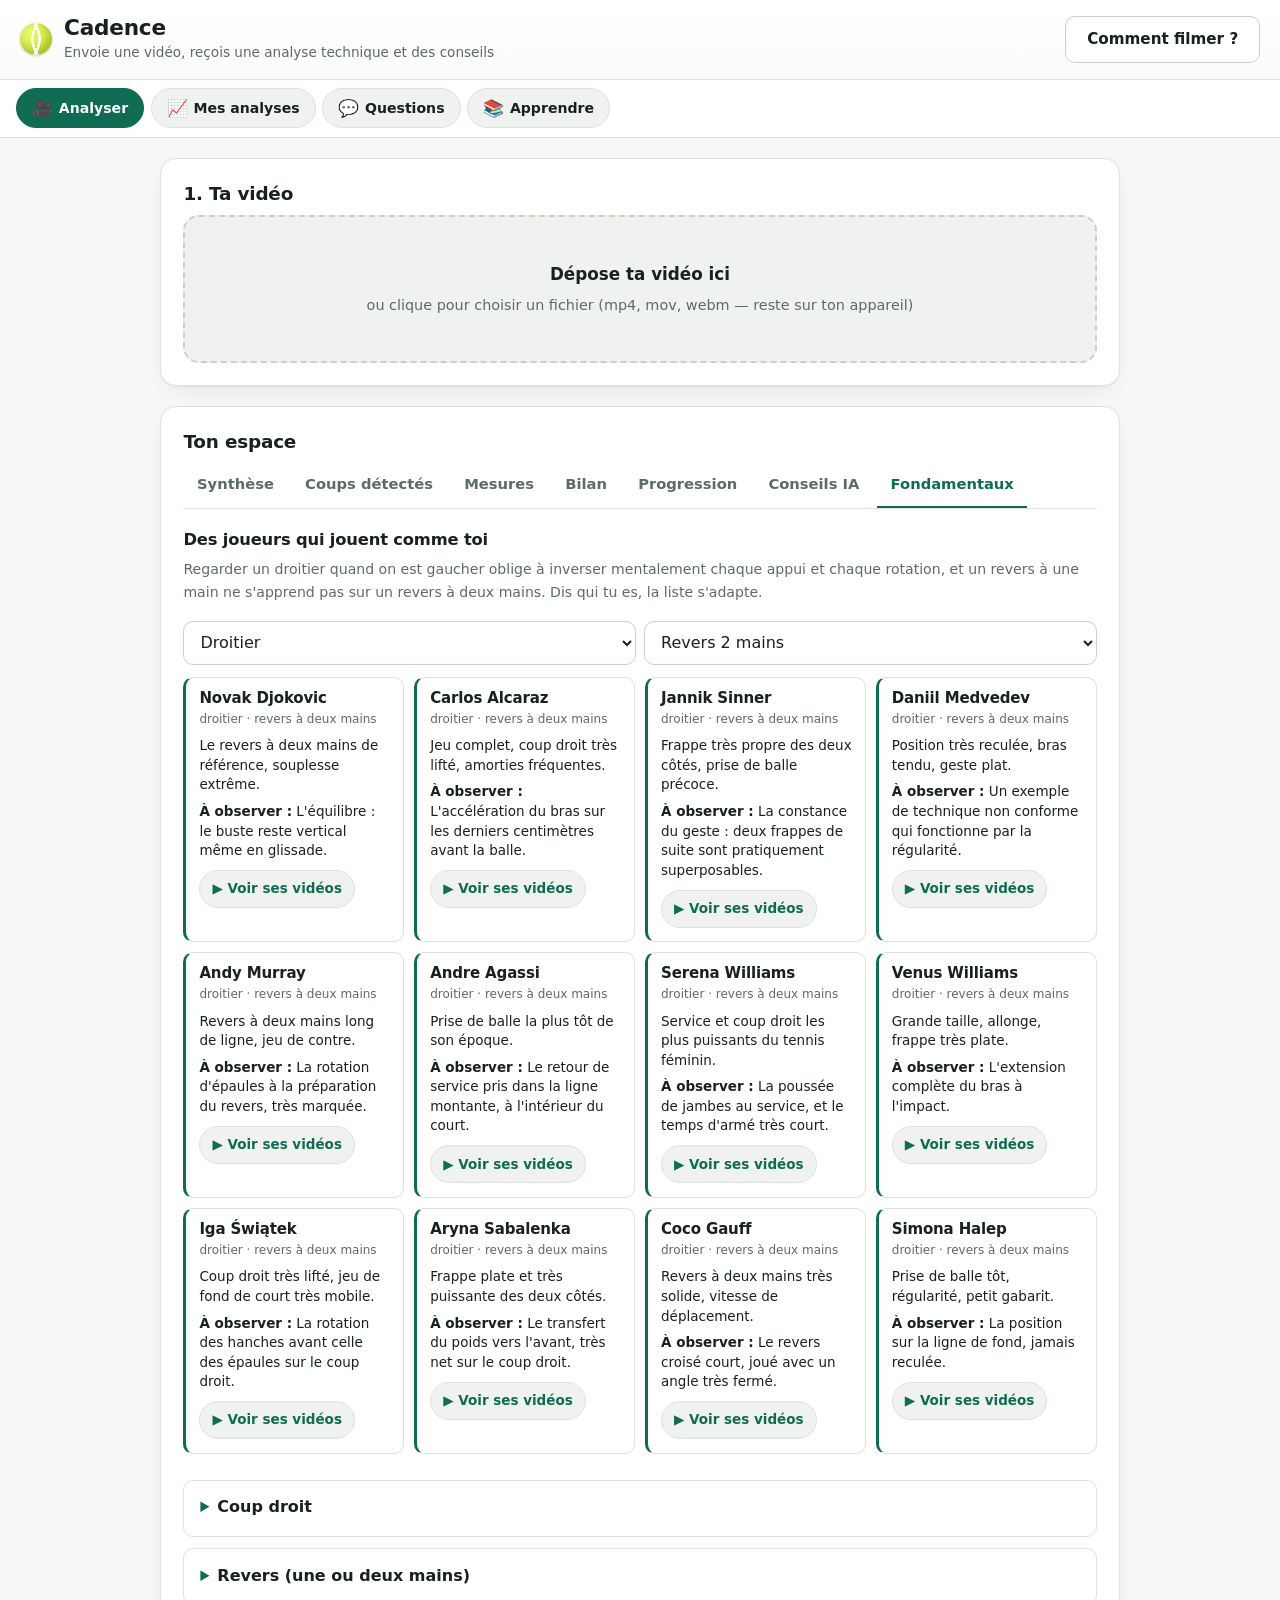
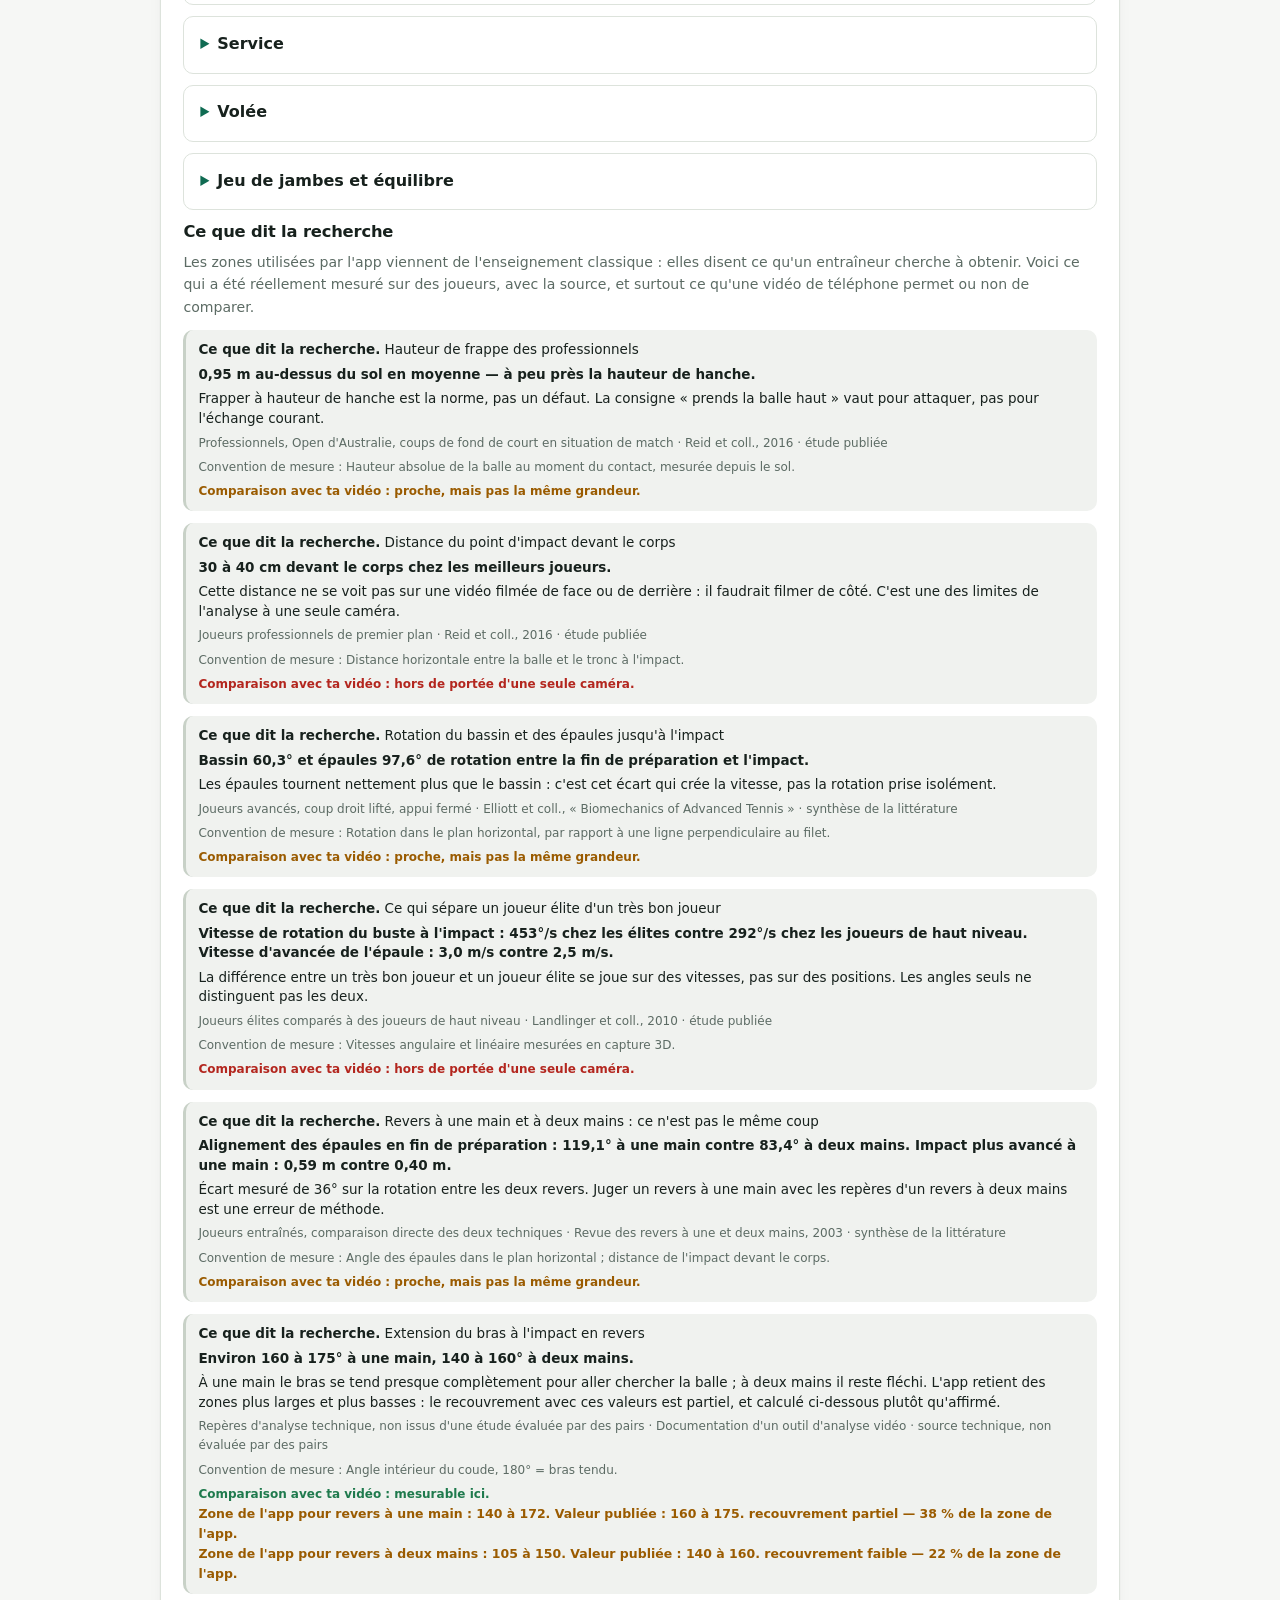
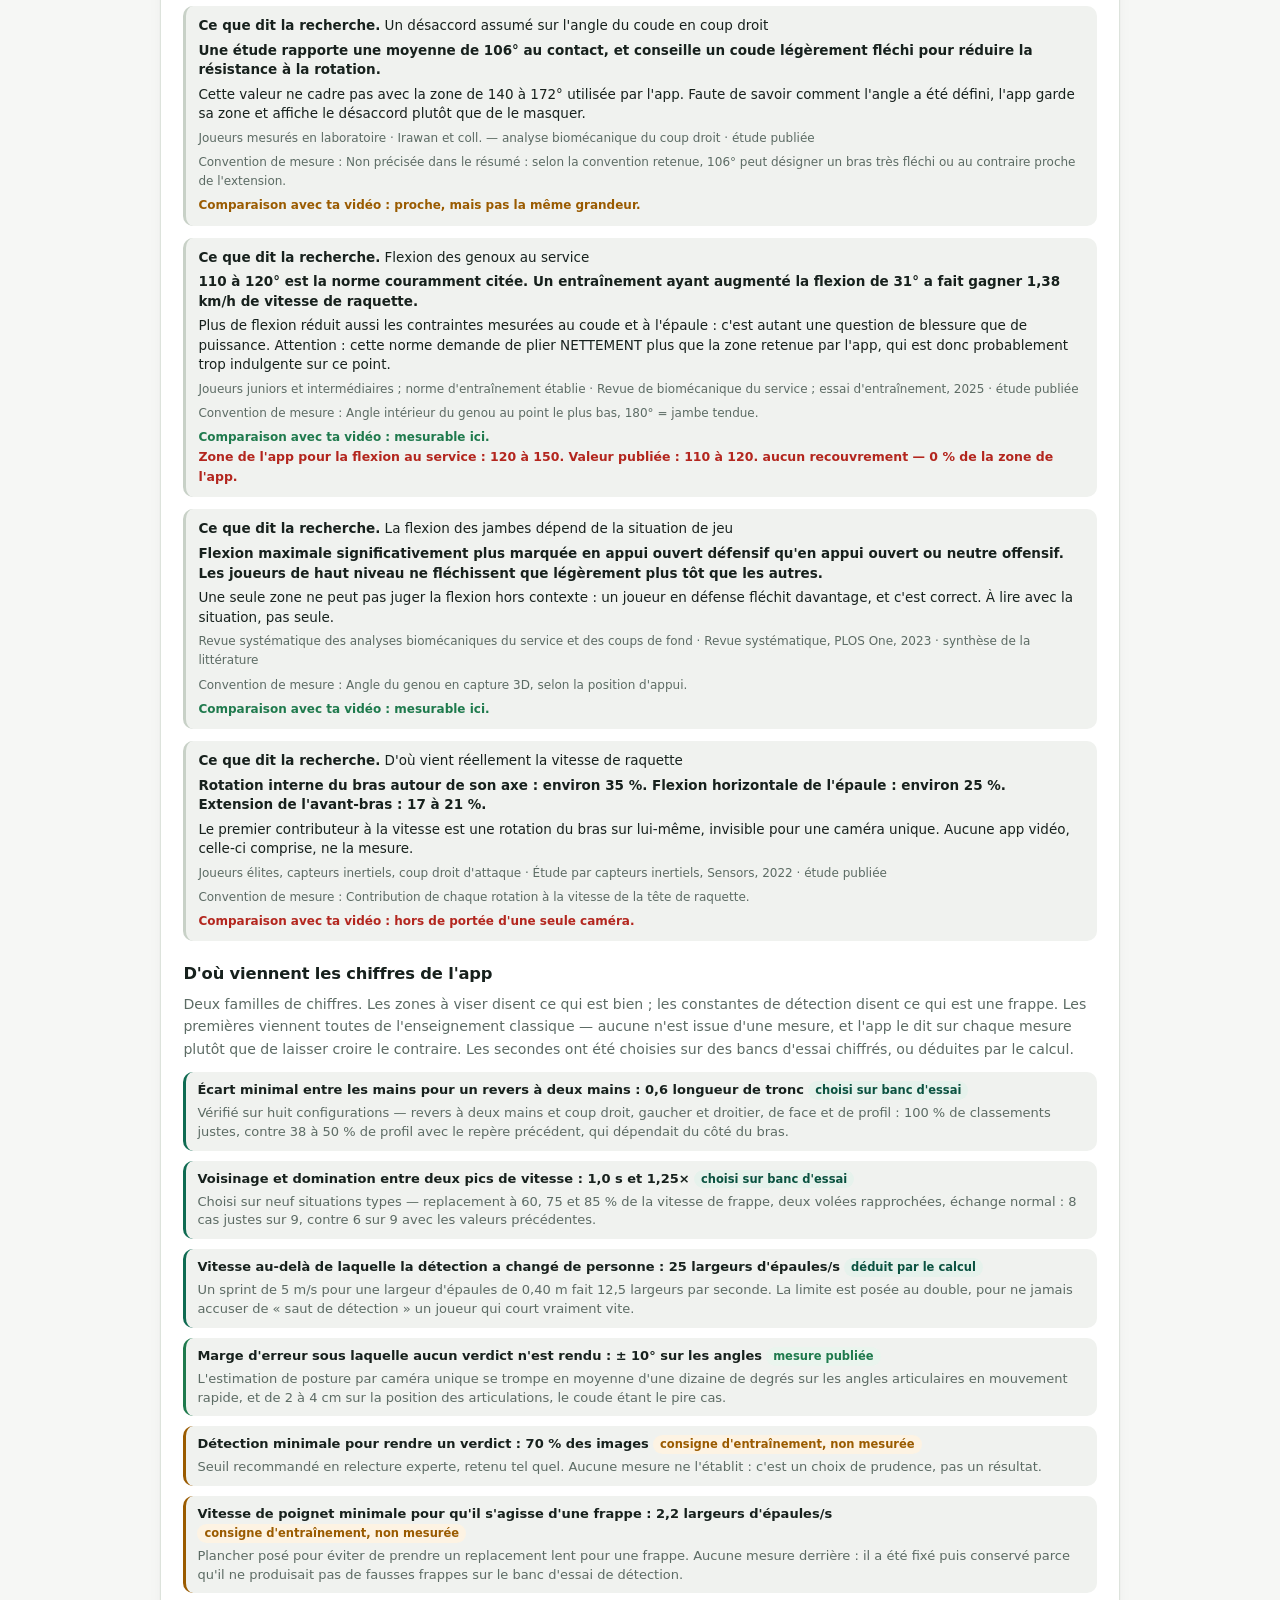
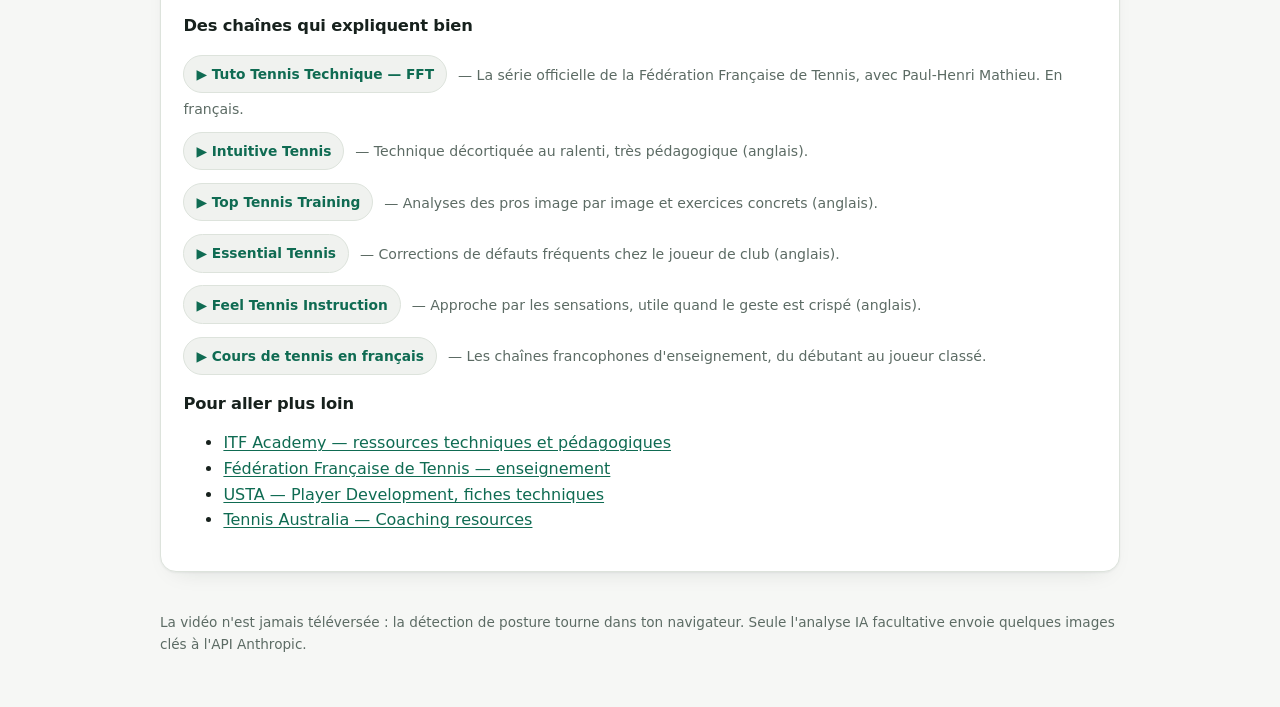
<file: index.html>
<!DOCTYPE html>
<html lang="fr">
<head>
<meta charset="utf-8">
<meta name="viewport" content="width=device-width, initial-scale=1">
<title>Cadence — Analyse vidéo de ton jeu</title>
<meta name="theme-color" content="#0f6b52">
<link rel="icon" href="data:image/svg+xml,%3Csvg xmlns='http://www.w3.org/2000/svg' viewBox='0 0 32 32'%3E%3Ccircle cx='16' cy='16' r='15' fill='%230f6b52'/%3E%3Ccircle cx='16' cy='16' r='9' fill='%23d8f24a'/%3E%3Cpath d='M8.5 10a9 9 0 0 1 0 12M23.5 10a9 9 0 0 0 0 12' fill='none' stroke='%230f6b52' stroke-width='1.8'/%3E%3C/svg%3E">
<link rel="stylesheet" href="css/styles.css">
</head>
<body>

<header class="topbar">
  <div class="brand">
    <span class="ball" aria-hidden="true"></span>
    <div>
      <h1 id="nom-app">Cadence</h1>
      <p>Envoie une vidéo, reçois une analyse technique et des conseils</p>
    </div>
  </div>
  <button id="btn-aide" class="ghost" type="button">Comment filmer ?</button>
</header>

<nav class="menu" aria-label="Menu principal">
  <button type="button" class="menu-item actif" data-aller="video">
    <span class="ic" aria-hidden="true">🎥</span><span class="lb">Analyser</span>
  </button>
  <button type="button" class="menu-item" data-aller="analyses">
    <span class="ic" aria-hidden="true">📈</span><span class="lb">Mes analyses</span>
  </button>
  <button type="button" class="menu-item" data-aller="question">
    <span class="ic" aria-hidden="true">💬</span><span class="lb">Questions</span>
  </button>
  <button type="button" class="menu-item" data-aller="fiches">
    <span class="ic" aria-hidden="true">📚</span><span class="lb">Apprendre</span>
  </button>
</nav>

<main>

  <!-- ÉTAPE 1 : IMPORT -->
  <section class="card" id="etape-import">
    <h2>1. Ta vidéo</h2>

    <div id="dropzone" class="dropzone" tabindex="0" role="button"
         aria-label="Déposer une vidéo ou cliquer pour choisir un fichier">
      <strong>Dépose ta vidéo ici</strong>
      <span>ou clique pour choisir un fichier (mp4, mov, webm — reste sur ton appareil)</span>
      <input type="file" id="file-input" accept="video/*" hidden>
    </div>

    <div id="video-zone" class="video-zone" hidden>
      <div class="video-wrap">
        <video id="video" playsinline controls muted preload="metadata"></video>
        <canvas id="overlay" class="overlay"></canvas>
      </div>

      <h3 class="titre-bloc">Parle-moi de cette vidéo</h3>
      <p class="note">
        Plus tu m'en dis, plus l'analyse est juste. Les deux premières questions comptent
        vraiment : sans elles je dois deviner, et je me trompe.
      </p>

      <div class="options">
        <label class="requis">Tu joues de quelle main ? <span aria-hidden="true">*</span>
          <select id="opt-main" required>
            <option value="" selected disabled>— à renseigner —</option>
            <option value="right">Droitier</option>
            <option value="left">Gaucher</option>
            <option value="auto">Je ne sais pas, devine</option>
          </select>
        </label>
        <label class="requis">Quel coup as-tu filmé ? <span aria-hidden="true">*</span>
          <select id="opt-coup" required>
            <option value="" selected disabled>— à renseigner —</option>
            <option value="coup-droit">Coup droit</option>
            <option value="revers">Revers</option>
            <option value="service">Service</option>
            <option value="volee-coup-droit">Volée de coup droit</option>
            <option value="volee-revers">Volée de revers</option>
            <option value="auto">Un peu de tout, devine</option>
          </select>
        </label>
        <label>Ton revers
          <select id="opt-revers">
            <option value="deux" selected>À deux mains</option>
            <option value="une">À une main</option>
          </select>
        </label>
        <label>Ta prise de raquette
          <select id="opt-prise"></select>
        </label>
        <label>Ton niveau
          <select id="opt-niveau">
            <option value="debutant">Débutant</option>
            <option value="intermediaire" selected>Intermédiaire (club)</option>
            <option value="avance">Avancé / compétition</option>
          </select>
        </label>
        <label>Depuis quand joues-tu ?
          <select id="opt-anciennete">
            <option value="" selected>Non précisé</option>
            <option value="moins1">Moins d'un an</option>
            <option value="1a3">1 à 3 ans</option>
            <option value="3a10">3 à 10 ans</option>
            <option value="plus10">Plus de 10 ans</option>
          </select>
        </label>
      </div>

      <label class="pleine-largeur">Qu'est-ce que tu voudrais améliorer, ou qu'est-ce qui te gêne ?
        <input type="text" id="opt-objectif"
               placeholder="ex : mon revers part souvent dans le filet, je me sens en retard sur la balle">
      </label>

      <details class="reglages">
        <summary>Réglages avancés (facultatif)</summary>
        <div class="options">
          <label>Début (s)
            <input type="number" id="opt-debut" value="0" min="0" step="0.5">
          </label>
          <label>Durée analysée (s)
            <input type="number" id="opt-duree" value="30" min="3" max="120" step="1">
          </label>
          <label>Images / seconde
            <select id="opt-fps">
              <option value="8">8 (rapide, moins fiable)</option>
              <option value="12">12 (équilibré)</option>
              <option value="20" selected>20 (recommandé)</option>
              <option value="30">30 (plus fin, plus lent)</option>
            </select>
          </label>
        </div>
      </details>

      <div id="deja-vue" class="deja-vue" hidden></div>

      <div class="actions">
        <button id="btn-analyser" class="primary" type="button">Analyser la technique</button>
        <button id="btn-reset" class="ghost" type="button">Changer de vidéo</button>
      </div>

      <div id="progress" class="progress" hidden>
        <div class="bar"><div id="progress-fill"></div></div>
        <p id="progress-label">Préparation…</p>
      </div>
      <p id="import-erreur" class="erreur" hidden></p>
    </div>
  </section>

  <!-- ÉTAPE 2 : RÉSULTATS -->
  <section class="card" id="etape-resultats">
    <h2>2. Résultats</h2>

    <nav class="onglets" role="tablist">
      <button class="onglet actif" data-vue="synthese" role="tab">Synthèse</button>
      <button class="onglet" data-vue="coups" role="tab">Coups détectés</button>
      <button class="onglet" data-vue="mesures" role="tab">Mesures</button>
      <button class="onglet" data-vue="bilan" role="tab">Bilan</button>
      <button class="onglet" data-vue="progression" role="tab">Progression</button>
      <button class="onglet" data-vue="ia" role="tab">Conseils IA</button>
      <button class="onglet" data-vue="fondamentaux" role="tab">Fondamentaux</button>
    </nav>

    <div class="vue" id="vue-synthese"></div>
    <div class="vue" id="vue-coups" hidden></div>
    <div class="vue" id="vue-mesures" hidden></div>
    <div class="vue" id="vue-bilan" hidden></div>
    <div class="vue" id="vue-progression" hidden></div>

    <div class="vue" id="vue-ia" hidden>
      <div id="ia-discussion" class="ia-discussion">
        <h3>Parle à l'entraîneur</h3>
        <p class="note">
          Il connaît ton profil, tes mesures et les défauts relevés sur ta vidéo. Pose-lui une question
          dans tes mots : il te répond et te demande des précisions si besoin.
        </p>
        <div id="ia-echanges"></div>
        <div class="ia-saisie">
          <input type="text" id="ia-question"
                 placeholder="ex : pourquoi ma balle part-elle dans le filet ?">
          <button id="btn-ia-question" class="primary" type="button">Envoyer</button>
        </div>
        <div id="ia-suggestions" class="suggestions"></div>
        <p id="ia-question-erreur" class="erreur" hidden></p>
      </div>

      <details class="ia-config">
        <summary>Réglages et analyse complète</summary>
        <p class="note">
          Cette partie est facultative : les images clés et les mesures sont envoyées à l'API Claude
          (Anthropic) avec <em>ta</em> clé. Sans clé, tout le reste de l'app fonctionne hors ligne.
        </p>
        <label>Clé API Anthropic
          <input type="password" id="ia-cle" placeholder="sk-ant-..." autocomplete="off">
        </label>
        <label class="ligne">
          <input type="checkbox" id="ia-memoriser"> Mémoriser dans ce navigateur
        </label>
        <label class="ligne">
          <input type="checkbox" id="ia-web" checked> Chercher des références et des vidéos en ligne
        </label>
        <button id="btn-ia" class="primary" type="button">Lancer l'analyse complète</button>
        <p id="ia-statut" class="note" hidden></p>
        <p id="ia-erreur" class="erreur" hidden></p>
      </details>

      <article id="ia-resultat" class="ia-resultat"></article>
    </div>

    <div class="vue" id="vue-fondamentaux" hidden></div>
  </section>

</main>

<dialog id="dlg-aide">
  <h3>Comment filmer pour une bonne analyse</h3>
  <ul>
    <li><strong>Angle</strong> : de côté (perpendiculaire à la ligne de fond) pour le coup droit / revers, de face ou 3/4 arrière pour le service.</li>
    <li><strong>Cadrage</strong> : joueur entier, des pieds à la raquette levée. Un peu d'air au-dessus de la tête.</li>
    <li><strong>Distance</strong> : 5 à 10 m, caméra à hauteur de hanche, posée ou sur trépied (évite le zoom et le panoramique).</li>
    <li><strong>Durée</strong> : 15 à 30 s suffisent — 4 à 8 frappes du même coup valent mieux qu'un long échange.</li>
    <li><strong>Lumière</strong> : de face ou latérale, pas à contre-jour. 60 fps si ton téléphone le permet.</li>
    <li><strong>Un seul joueur visible</strong> si possible : la détection suit une seule personne.</li>
  </ul>
  <form method="dialog"><button class="primary">Compris</button></form>
</dialog>

<footer>
  <p>
    La vidéo n'est jamais téléversée : la détection de posture tourne dans ton navigateur.
    Seule l'analyse IA facultative envoie quelques images clés à l'API Anthropic.
  </p>
</footer>

<script type="module" src="js/app.js"></script>
</body>
</html>
</file>
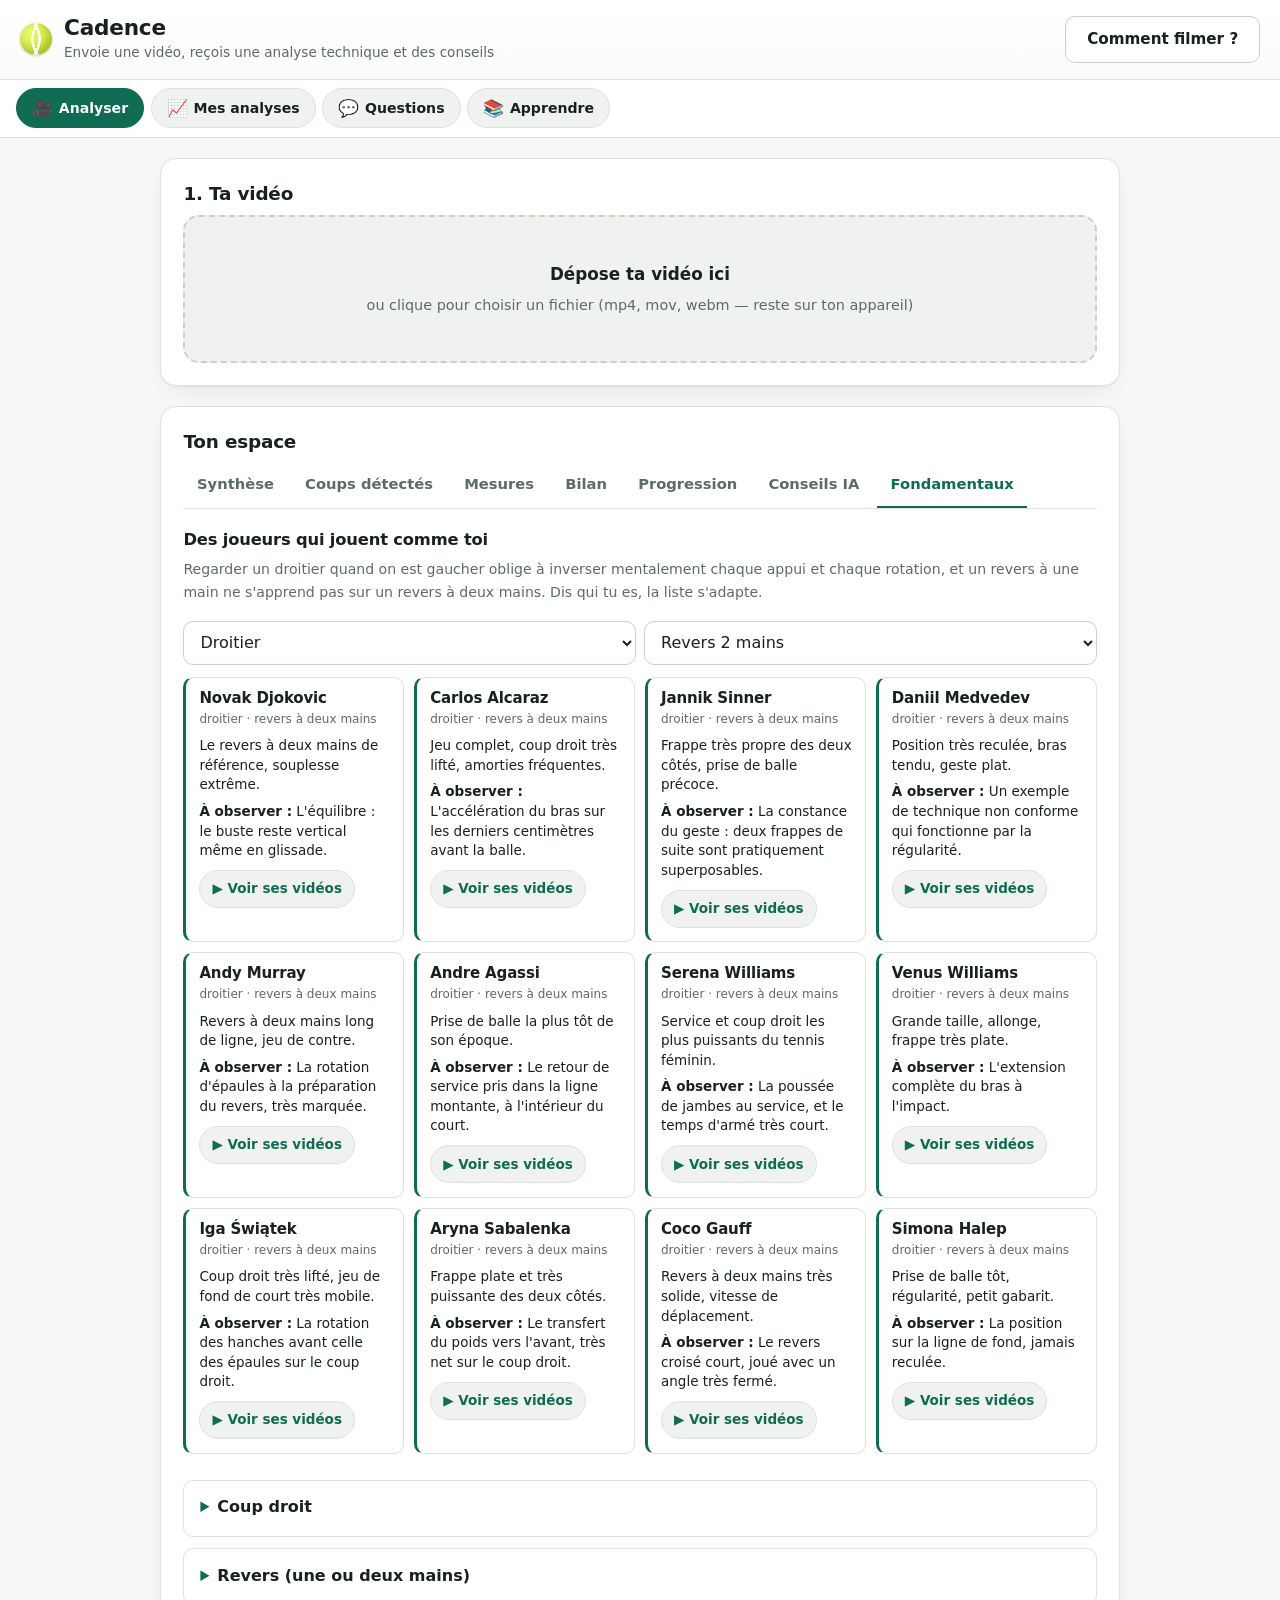
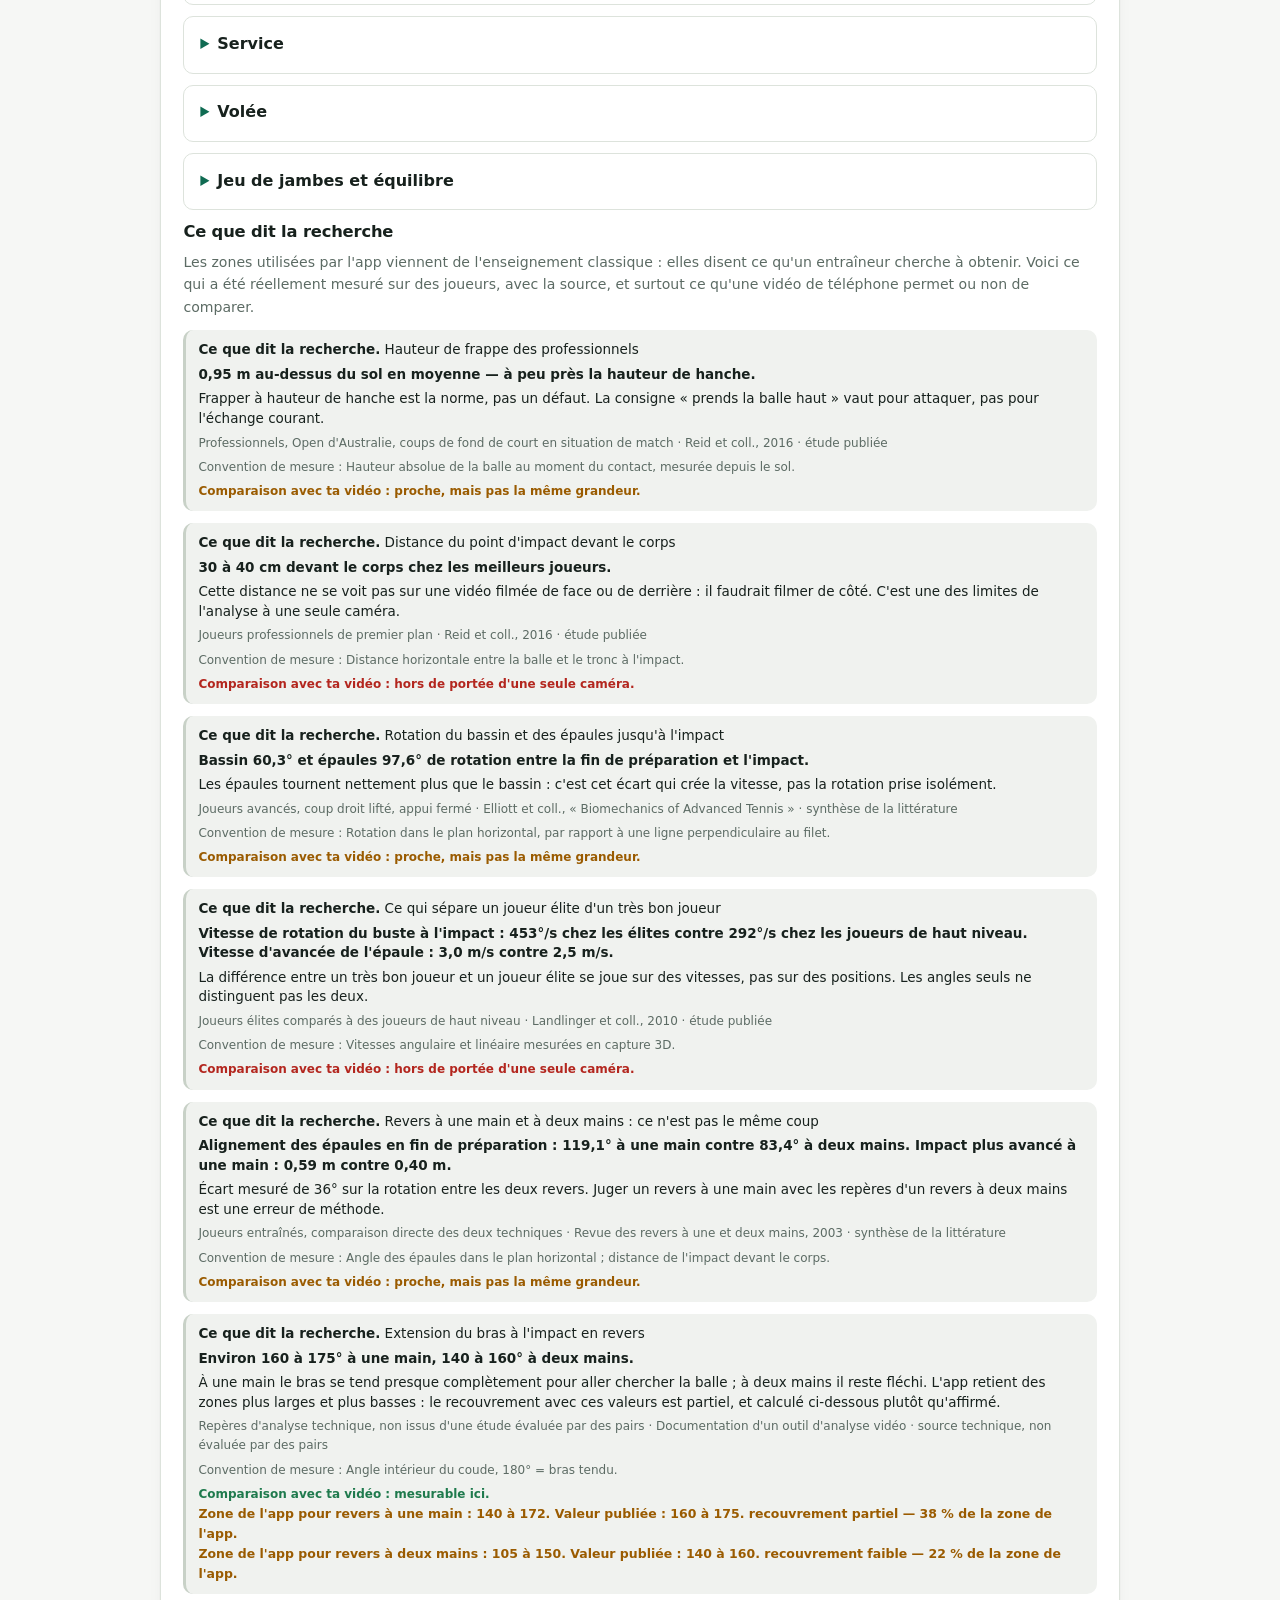
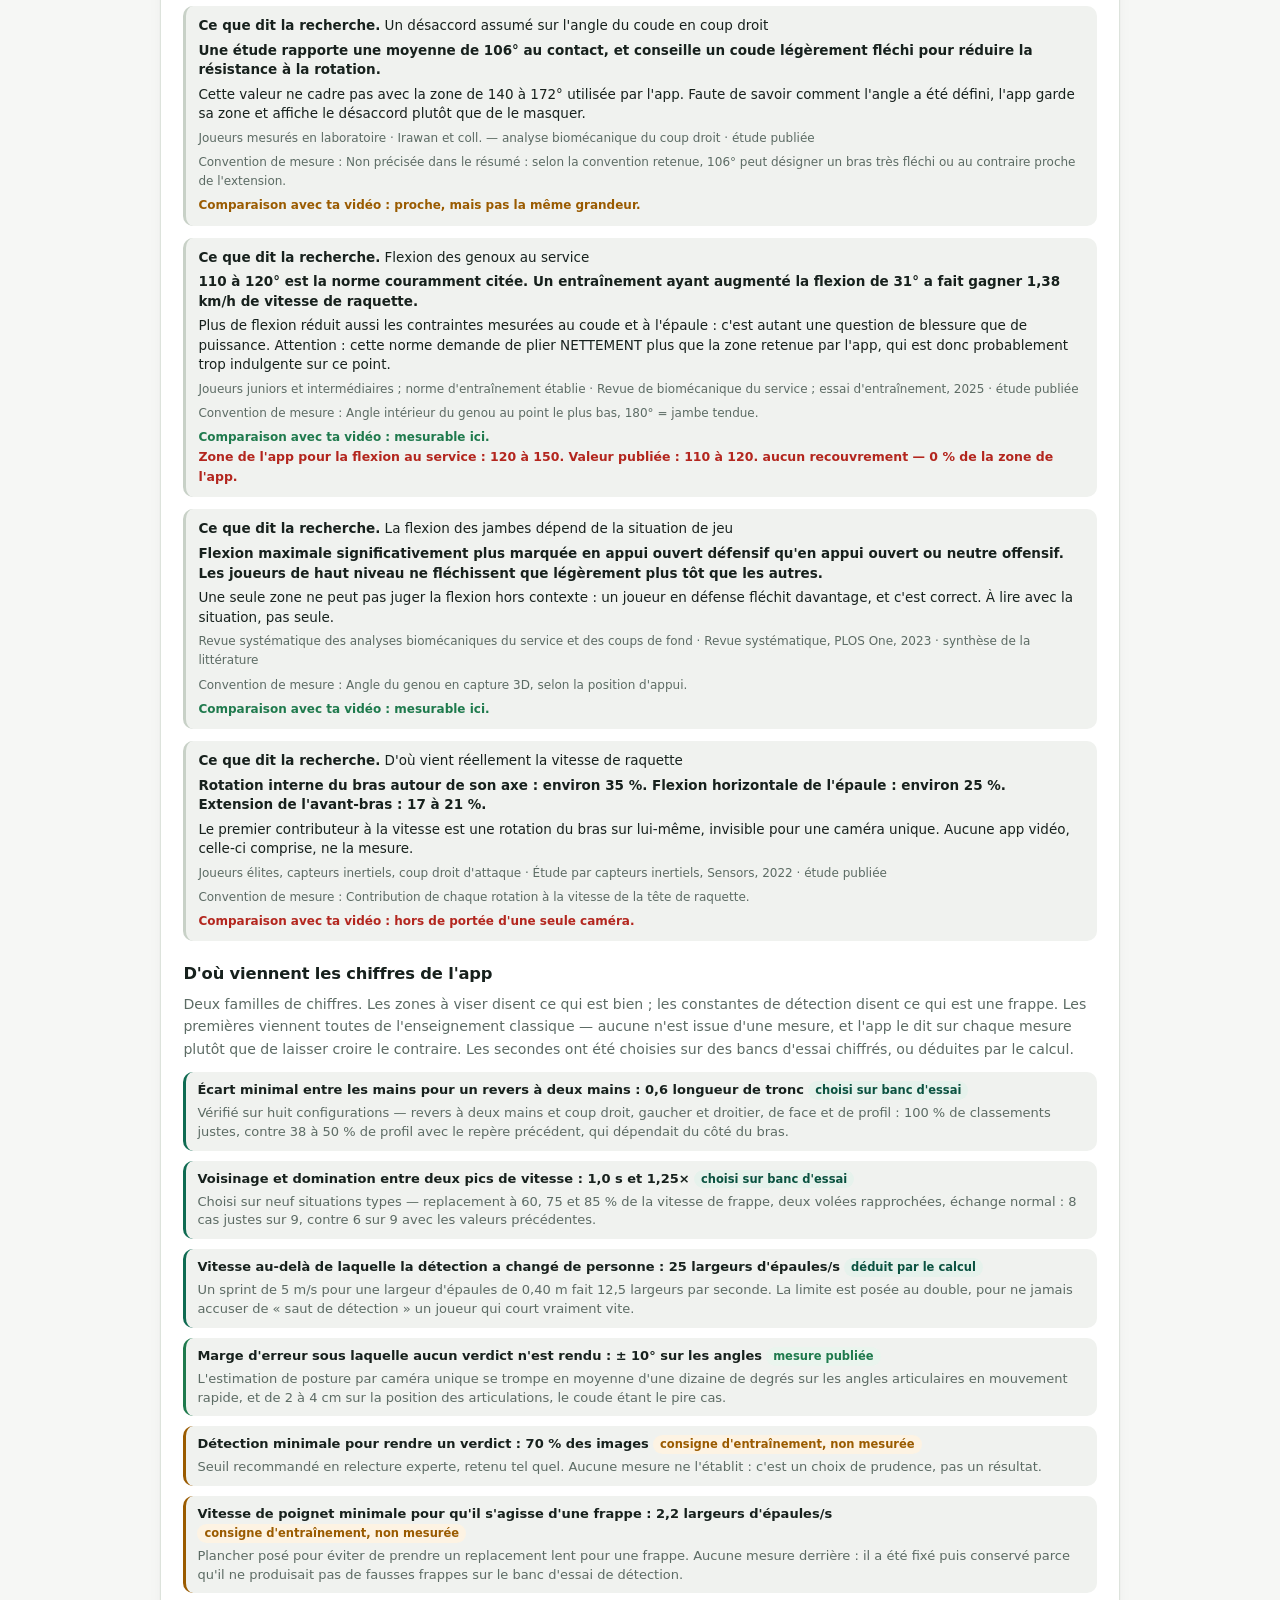
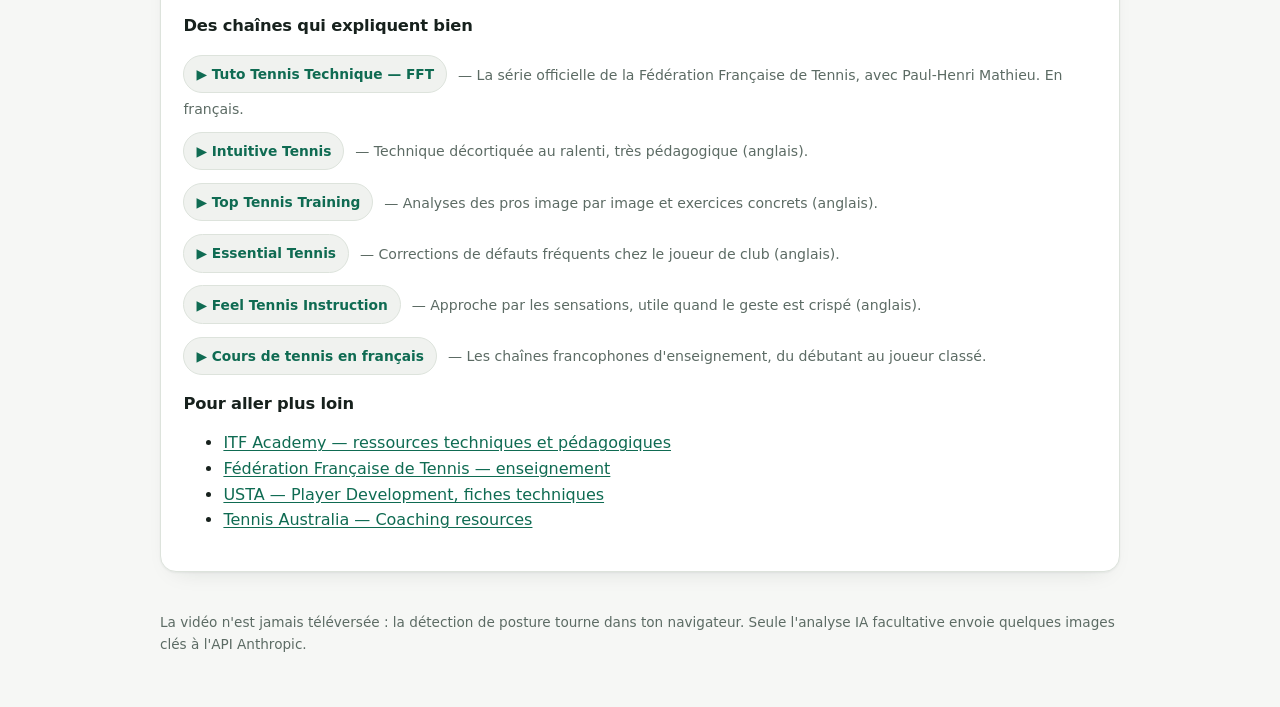
<file: cadence.html>
<!DOCTYPE html>
<html lang="fr">
<head>
<meta charset="utf-8">
<meta name="viewport" content="width=device-width, initial-scale=1">
<title>Cadence — Analyse vidéo de ton jeu</title>
<meta name="theme-color" content="#0f6b52">
<link rel="icon" href="data:image/svg+xml,%3Csvg xmlns='http://www.w3.org/2000/svg' viewBox='0 0 32 32'%3E%3Ccircle cx='16' cy='16' r='15' fill='%230f6b52'/%3E%3Ccircle cx='16' cy='16' r='9' fill='%23d8f24a'/%3E%3Cpath d='M8.5 10a9 9 0 0 1 0 12M23.5 10a9 9 0 0 0 0 12' fill='none' stroke='%230f6b52' stroke-width='1.8'/%3E%3C/svg%3E">
<style>
/**
 * Cadence — thème clair.
 * Contrastes vérifiés au niveau AA (WCAG) : texte 5,2:1 minimum sur fond de page,
 * 6,5:1 pour le vert de marque et les couleurs d'état.
 */

:root {
  --page: #f6f7f5;          /* fond de page, neutre légèrement chaud */
  --surface: #ffffff;       /* cartes */
  --surface-2: #f0f2ef;     /* remplissages discrets */
  --surface-3: #e9ede9;
  --line: #dde3dc;
  --line-forte: #c8d1c7;

  --txt: #17211d;
  --txt2: #5c6b64;

  --primaire: #0f6b52;      /* vert de marque : boutons, éléments actifs */
  --primaire-fonce: #0b5240;
  --primaire-clair: #e6f2ec;

  --bon: #1f7a4d;
  --bon-fond: #eaf5ee;
  --attention: #9a5b00;
  --attention-fond: #fdf3e3;
  --priorite: #b3261e;
  --priorite-fond: #fdeceb;

  --ombre: 0 1px 2px rgba(20, 40, 30, .05), 0 10px 24px -16px rgba(20, 40, 30, .18);
  --ombre-forte: 0 2px 6px rgba(20, 40, 30, .07), 0 16px 32px -18px rgba(20, 40, 30, .22);
  --radius: 16px;
  --radius-s: 10px;
  --touche: 44px;           /* cible tactile minimale */
}

* { box-sizing: border-box; }

/* Une règle `display` explicite écrase l'attribut hidden : on rétablit la priorité. */
[hidden] { display: none !important; }

html { -webkit-text-size-adjust: 100%; }

body {
  margin: 0;
  background: var(--page);
  color: var(--txt);
  font: 16px/1.6 system-ui, -apple-system, "Segoe UI", Roboto, Helvetica, sans-serif;
  -webkit-font-smoothing: antialiased;
}

h1, h2, h3, h4 { line-height: 1.3; margin: 0 0 .5em; letter-spacing: -.01em; }
h1 { font-size: 1.35rem; }
h2 { font-size: 1.15rem; }
h3 { font-size: 1.02rem; }
p { margin: 0 0 .85em; }
a { color: var(--primaire); text-underline-offset: 2px; }
a:hover { color: var(--primaire-fonce); }

/* ---------- En-tête ---------- */

.topbar {
  display: flex; align-items: center; justify-content: space-between; gap: 1rem;
  padding: .9rem 1.25rem;
  background: linear-gradient(180deg, #ffffff 0%, #fbfcfa 100%);
  border-bottom: 1px solid var(--line);
}
.brand { display: flex; align-items: center; gap: .75rem; }
.brand h1 { margin: 0; }
.brand p { margin: 0; color: var(--txt2); font-size: .85rem; }
.ball {
  width: 32px; height: 32px; border-radius: 50%; flex: none;
  background: radial-gradient(circle at 32% 30%, #e9f96f, #c3dc22);
  box-shadow: inset -3px -4px 8px rgba(0, 0, 0, .18), 0 1px 3px rgba(20, 40, 30, .2);
  position: relative;
}
.ball::after {                      /* les coutures de la balle */
  content: ""; position: absolute; inset: 0; border-radius: 50%;
  background:
    radial-gradient(circle at -30% 50%, transparent 62%, #fff 62%, #fff 68%, transparent 68%),
    radial-gradient(circle at 130% 50%, transparent 62%, #fff 62%, #fff 68%, transparent 68%);
  opacity: .85;
}

/* ---------- Menu principal ---------- */

/* Quatre entrées côte à côte, jamais de défilement : sur un téléphone,
   une entrée qu'il faut aller chercher en glissant n'existe pas. */
.menu {
  display: grid; grid-template-columns: repeat(4, 1fr); gap: .35rem;
  padding: .5rem .75rem; background: var(--surface);
  border-bottom: 1px solid var(--line);
  position: sticky; top: 0; z-index: 9;
}
.menu-item {
  display: flex; flex-direction: column; align-items: center; gap: .1rem;
  background: var(--surface-2); color: var(--txt); border: 1px solid var(--line);
  border-radius: var(--radius-s); padding: .4rem .3rem;
  min-height: 52px; font-size: .74rem; font-weight: 600; line-height: 1.2;
}
.menu-item .ic { font-size: 1.05rem; }
.menu-item .lb { text-align: center; }

@media (min-width: 620px) {
  .menu { display: flex; gap: .4rem; padding: .55rem 1rem; }
  .menu-item {
    flex-direction: row; gap: .35rem; border-radius: 99px;
    padding: .5rem .95rem; min-height: 40px; font-size: .88rem; white-space: nowrap;
  }
}
.menu-item:hover { background: var(--primaire-clair); border-color: var(--primaire); }
.menu-item.actif { background: var(--primaire); border-color: var(--primaire); color: #fff; }

main { max-width: 1000px; margin: 0 auto; padding: 1.25rem; }

/* Le menu collant ne doit jamais recouvrir la cible d'un défilement. */
.card, .onglets { scroll-margin-top: 76px; }

.card {
  background: var(--surface);
  border: 1px solid var(--line);
  border-radius: var(--radius);
  padding: 1.4rem;
  margin-bottom: 1.25rem;
  box-shadow: var(--ombre);
}

/* ---------- Import ---------- */

.dropzone {
  border: 2px dashed var(--line-forte); border-radius: var(--radius);
  padding: 2.75rem 1.25rem; text-align: center; cursor: pointer;
  display: flex; flex-direction: column; gap: .4rem; align-items: center;
  background: var(--surface-2);
  transition: border-color .15s, background .15s, transform .15s;
}
.dropzone strong { font-size: 1.05rem; }
.dropzone:hover, .dropzone:focus-visible, .dropzone.survol {
  border-color: var(--primaire); background: var(--primaire-clair);
  outline: none; transform: translateY(-1px);
}
.dropzone span { color: var(--txt2); font-size: .9rem; }

.video-wrap {
  position: relative; background: #101513;
  border-radius: var(--radius-s); overflow: hidden; border: 1px solid var(--line);
}
video { display: block; width: 100%; max-height: 55vh; object-fit: contain; }
.overlay { position: absolute; inset: 0; width: 100%; height: 100%; pointer-events: none; }

/* ---------- Formulaires ---------- */

.titre-bloc { margin: 1.5rem 0 .35rem; }

.options {
  display: grid; grid-template-columns: repeat(auto-fit, minmax(170px, 1fr));
  gap: .9rem; margin: 1rem 0;
}
label { display: block; font-size: .84rem; color: var(--txt2); font-weight: 500; }
label.requis { color: var(--txt); font-weight: 600; font-size: .88rem; }
label.requis span { color: var(--priorite); }
label.ligne { display: flex; align-items: center; gap: .55rem; color: var(--txt); font-size: .92rem; }
label.pleine-largeur { margin-bottom: 1.1rem; }

select, input[type=number], input[type=text], input[type=password] {
  width: 100%; margin-top: .35rem; min-height: var(--touche);
  padding: .6rem .75rem;
  background: var(--surface); color: var(--txt);
  border: 1px solid var(--line-forte); border-radius: var(--radius-s);
  font: inherit; font-size: 1rem;   /* 16px : évite le zoom automatique sur iOS */
}
select:focus, input:focus {
  outline: 2px solid var(--primaire); outline-offset: 1px; border-color: var(--primaire);
}
input[type=checkbox] {
  width: 20px; height: 20px; margin: 0; accent-color: var(--primaire); flex: none;
}

details.reglages {
  margin-bottom: 1.1rem; border: 1px solid var(--line);
  border-radius: var(--radius-s); padding: .7rem .9rem; background: var(--surface-2);
}
details.reglages summary { cursor: pointer; color: var(--txt2); font-size: .9rem; min-height: 24px; }
details.reglages .options { margin-bottom: 0; }

/* ---------- Boutons ---------- */

.actions { display: flex; gap: .6rem; flex-wrap: wrap; }
button {
  font: inherit; font-weight: 600; font-size: .95rem;
  min-height: var(--touche); padding: .65rem 1.3rem;
  border-radius: var(--radius-s); border: 1px solid transparent; cursor: pointer;
  transition: background .15s, border-color .15s, transform .1s;
}
button:active { transform: translateY(1px); }
button.primary { background: var(--primaire); color: #fff; box-shadow: var(--ombre); }
button.primary:hover { background: var(--primaire-fonce); }
button.ghost { background: var(--surface); color: var(--txt); border-color: var(--line-forte); }
button.ghost:hover { background: var(--surface-2); border-color: var(--txt2); }
button:disabled { opacity: .45; cursor: not-allowed; transform: none; }
button:focus-visible { outline: 2px solid var(--primaire); outline-offset: 2px; }
button.mini { min-height: 34px; padding: .3rem .75rem; font-size: .82rem; }

/* ---------- Progression du traitement ---------- */

.progress { margin-top: 1.1rem; }
.bar { height: 10px; background: var(--surface-3); border-radius: 99px; overflow: hidden; }
.bar > div { height: 100%; width: 0; background: var(--primaire); transition: width .2s; border-radius: 99px; }
#progress-label { color: var(--txt2); font-size: .88rem; margin: .55rem 0 0; }

.erreur {
  color: var(--priorite); font-size: .92rem; background: var(--priorite-fond);
  border: 1px solid #f3cdc9; border-radius: var(--radius-s); padding: .7rem .85rem; margin-top: .8rem;
}
.note { color: var(--txt2); font-size: .88rem; }

/* ---------- Onglets ---------- */

.onglets {
  display: flex; gap: .25rem; overflow-x: auto; -webkit-overflow-scrolling: touch;
  border-bottom: 1px solid var(--line); margin-bottom: 1.25rem; padding-bottom: 0;
  scrollbar-width: none;
}
.onglets::-webkit-scrollbar { display: none; }
.onglet {
  background: transparent; border: none; border-bottom: 2px solid transparent;
  color: var(--txt2); border-radius: 0; padding: .6rem .85rem; white-space: nowrap;
  min-height: var(--touche); font-size: .92rem;
}
.onglet:hover { color: var(--txt); }
.onglet.actif { color: var(--primaire); border-bottom-color: var(--primaire); }

/* ---------- Score ---------- */

.score-bloc {
  display: flex; align-items: center; gap: 1.3rem; flex-wrap: wrap; margin-bottom: 1.4rem;
  background: var(--primaire-clair); border-radius: var(--radius); padding: 1.1rem 1.2rem;
}
.score-cercle {
  width: 96px; height: 96px; border-radius: 50%; flex: none;
  display: grid; place-items: center; font-size: 1.7rem; font-weight: 700; color: var(--primaire);
  background: conic-gradient(var(--primaire) var(--pct, 0%), #cfe4d9 0);
  position: relative;
}
.score-cercle::after {
  content: ""; position: absolute; inset: 9px; border-radius: 50%; background: var(--primaire-clair);
}
.score-cercle span { position: relative; z-index: 1; }
.score-bloc h3 { margin-bottom: .25rem; }

/* ---------- Constats ---------- */

.constat {
  border: 1px solid var(--line); border-left: 4px solid var(--txt2);
  border-radius: var(--radius-s); padding: .95rem 1.1rem; margin-bottom: .75rem;
  background: var(--surface);
}
.constat.bon { border-left-color: var(--bon); background: var(--bon-fond); border-color: #d3e8dc; }
.constat.corriger { border-left-color: var(--attention); background: var(--attention-fond); border-color: #f0dfc4; }
.constat.priorite { border-left-color: var(--priorite); background: var(--priorite-fond); border-color: #f3cdc9; }
.constat h4 { margin: 0 0 .4rem; font-size: 1rem; }
.constat p { margin: 0 0 .45rem; font-size: .93rem; }
.constat p:last-child { margin-bottom: 0; }
.constat .exo { font-size: .89rem; color: var(--txt2); }
.constat .exo strong { color: var(--txt); }
.badge {
  display: inline-block; font-size: .68rem; text-transform: uppercase; letter-spacing: .06em;
  padding: .16rem .5rem; border-radius: 99px; background: var(--surface);
  color: var(--txt2); border: 1px solid var(--line-forte);
  margin-left: .45rem; vertical-align: middle; font-weight: 600;
}

/* ---------- Coups détectés ---------- */

.coups-intro { margin-bottom: 1.1rem; }
.coups-intro p { font-size: .93rem; }
.comparaison:not(:empty) { margin: 1.3rem 0; }

.coups-grille { display: grid; grid-template-columns: repeat(auto-fill, minmax(250px, 1fr)); gap: 1.1rem; }
.coup-carte {
  background: var(--surface); border: 1px solid var(--line); border-radius: var(--radius-s);
  overflow: hidden; box-shadow: var(--ombre); transition: box-shadow .15s, border-color .15s;
}
.coup-carte:hover { box-shadow: var(--ombre-forte); }
.coup-carte.notee { border-color: var(--bon); }
.coup-carte canvas, .coup-carte img { display: block; width: 100%; background: #101513; }
.coup-carte .infos { padding: .85rem .95rem 1rem; }
.coup-carte h4 { margin: 0 0 .5rem; font-size: .95rem; }
.coup-carte dl { display: grid; grid-template-columns: 1fr auto; gap: .2rem .6rem; margin: 0; font-size: .85rem; }
.coup-carte dt { color: var(--txt2); }
.coup-carte dd { margin: 0; text-align: right; font-variant-numeric: tabular-nums; }

.nav-images {
  display: flex; align-items: center; justify-content: space-between; gap: .4rem;
  padding: .35rem .5rem; background: var(--surface-2); border-bottom: 1px solid var(--line);
}
.nav-images button { min-height: 36px; padding: .25rem .85rem; font-size: 1rem; line-height: 1; }
.nav-images .repere { font-size: .8rem; color: var(--txt2); font-variant-numeric: tabular-nums; }
.nav-images .repere.sur-impact { color: var(--primaire); font-weight: 700; }

label.resultat { margin: .2rem 0 .75rem; font-size: .82rem; }
.lien-video { width: 100%; margin-top: .75rem; min-height: 38px; padding: .35rem; font-size: .85rem; }
.actions.export { margin: 0 0 .7rem; }

/* ---------- Progression ---------- */

.zone-courbe {
  margin: 1rem 0 1.5rem; background: var(--surface); border: 1px solid var(--line);
  border-radius: var(--radius-s); padding: 1rem;
}
.courbe { width: 100%; height: auto; display: block; }
.courbe .c-grille { stroke: var(--line); stroke-width: 1; }
.courbe .c-axe { fill: var(--txt2); font-size: 11px; font-family: inherit; }
.courbe .c-valeur { fill: var(--txt); font-size: 12px; font-weight: 700; font-family: inherit; }
.courbe .c-zone { fill: var(--bon); font-size: 10px; font-family: inherit; }
.lecture-courbe {
  margin-top: .8rem; font-size: .95rem; font-weight: 500;
  background: var(--primaire-clair); border-radius: var(--radius-s); padding: .7rem .85rem;
}

/* ---------- Tableaux ---------- */

.table-scroll {
  overflow-x: auto; -webkit-overflow-scrolling: touch; margin-bottom: 1.1rem;
  border: 1px solid var(--line); border-radius: var(--radius-s); background: var(--surface);
}
.table-scroll table { min-width: 100%; width: max-content; }
.table-scroll td, .table-scroll th { white-space: nowrap; }

table { width: 100%; border-collapse: collapse; font-size: .9rem; }
th, td { text-align: left; padding: .65rem .8rem; border-bottom: 1px solid var(--line); }
tr:last-child td { border-bottom: none; }
th { color: var(--txt2); font-weight: 600; background: var(--surface-2); font-size: .82rem; }
td.num, th.num { text-align: right; font-variant-numeric: tabular-nums; }

/* ---------- Fondamentaux ---------- */

details.fond {
  background: var(--surface); border: 1px solid var(--line); border-radius: var(--radius-s);
  padding: .85rem 1rem; margin-bottom: .7rem;
}
details.fond[open] { box-shadow: var(--ombre); }
details.fond summary { cursor: pointer; font-weight: 600; min-height: 28px; }
details.fond summary::marker { color: var(--primaire); }
details.fond ul { margin: .7rem 0; padding-left: 1.25rem; }
details.fond li { margin-bottom: .4rem; font-size: .93rem; }
details.fond strong { display: inline-block; margin-top: .5rem; }

/* ---------- Conseils IA ---------- */

.ia-config {
  display: grid; gap: .85rem; margin-bottom: 1.3rem;
  background: var(--surface-2); border: 1px solid var(--line);
  border-radius: var(--radius-s); padding: 1.1rem;
}
.ia-resultat { font-size: .97rem; }
.ia-resultat h3 { margin-top: 1.4rem; color: var(--primaire); }
.ia-resultat ul { padding-left: 1.25rem; }
.ia-resultat .sources { font-size: .88rem; color: var(--txt2); margin-top: 1rem; }

.ia-discussion { margin-top: 1.8rem; border-top: 1px solid var(--line); padding-top: 1.3rem; }
.echange { margin-bottom: 1.1rem; }
.echange .qui {
  font-size: .7rem; text-transform: uppercase; letter-spacing: .07em;
  color: var(--txt2); margin-bottom: .3rem; font-weight: 700;
}
.echange.moi .texte {
  background: var(--primaire-clair); border-left: 3px solid var(--primaire);
  border-radius: var(--radius-s); padding: .7rem .9rem;
}
.echange.coach .texte p:first-child { margin-top: 0; }
.ia-saisie { display: flex; gap: .5rem; align-items: stretch; }
.ia-saisie input { margin-top: 0; }
.ia-saisie button { white-space: nowrap; }

/* ---------- Divers ---------- */

dialog {
  background: var(--surface); color: var(--txt); border: 1px solid var(--line);
  border-radius: var(--radius); padding: 1.6rem; max-width: 540px;
  box-shadow: var(--ombre-forte);
}
dialog::backdrop { background: rgba(23, 33, 29, .45); }
dialog ul { padding-left: 1.25rem; }
dialog li { margin-bottom: .5rem; font-size: .93rem; }

footer {
  max-width: 1000px; margin: 0 auto; padding: 0 1.25rem 2.5rem;
  color: var(--txt2); font-size: .85rem;
}

@media (max-width: 560px) {
  main { padding: 1rem; }
  .card { padding: 1.1rem; }
  .topbar { flex-direction: column; align-items: flex-start; gap: .7rem; }
  .score-bloc { gap: 1rem; padding: 1rem; }
  .score-cercle { width: 84px; height: 84px; font-size: 1.5rem; }
}

/* ---------- Onglet vide (pas encore d'analyse) ---------- */

.vide {
  border: 1px dashed var(--line-forte); border-radius: var(--radius);
  background: var(--surface-2); padding: 1.5rem 1.25rem; text-align: center;
}
.vide p { color: var(--txt2); margin-bottom: 1rem; }
.vide .actions { justify-content: center; }

/* ---------- Verdicts frappe par frappe ---------- */

.bilan-frappe {
  margin: 0 0 .6rem; font-size: .88rem; color: var(--txt2);
  padding-bottom: .55rem; border-bottom: 1px solid var(--line);
}
ul.verdicts { list-style: none; margin: 0 0 .8rem; padding: 0; display: grid; gap: .45rem; }
.verdict {
  display: flex; gap: .55rem; align-items: flex-start;
  padding: .5rem .6rem; border-radius: var(--radius-s);
  border: 1px solid var(--line); background: var(--surface-2);
}
.verdict.ok { background: var(--bon-fond); border-color: #d3e8dc; }
.verdict.moyen { background: var(--attention-fond); border-color: #f0dfc4; }
.verdict.ko { background: var(--priorite-fond); border-color: #f3cdc9; }
.verdict .marque {
  flex: none; width: 20px; height: 20px; border-radius: 50%;
  display: grid; place-items: center; font-size: .75rem; font-weight: 700;
  color: #fff; background: var(--txt2); margin-top: .1rem;
}
.verdict.ok .marque { background: var(--bon); }
.verdict.moyen .marque { background: var(--attention); }
.verdict.ko .marque { background: var(--priorite); }
.v-corps { display: grid; gap: .1rem; min-width: 0; }
.v-titre {
  display: flex; justify-content: space-between; gap: .5rem;
  font-size: .85rem; font-weight: 600;
}
.v-valeur { font-variant-numeric: tabular-nums; color: var(--txt2); font-weight: 700; }
.v-message { font-size: .84rem; color: var(--txt); }
.v-zone { font-size: .78rem; color: var(--txt2); }

/* ---------- Mesures expliquées ---------- */

details.mesure {
  border: 1px solid var(--line); border-left: 4px solid var(--line-forte);
  border-radius: var(--radius-s); background: var(--surface);
  margin-bottom: .6rem; padding: .2rem .9rem;
}
details.mesure.ok { border-left-color: var(--bon); }
details.mesure.ko { border-left-color: var(--attention); }
/* Deux lignes fixes : nom + valeur, puis état + fourchette. Rien ne se replie au hasard
   selon la longueur du libellé, et la zone visée est lisible sans déplier. */
details.mesure > summary {
  cursor: pointer; list-style: none;
  display: grid; gap: .25rem;
  padding: .7rem 1.6rem .7rem 0; min-height: var(--touche); position: relative;
}
details.mesure > summary::-webkit-details-marker { display: none; }
details.mesure > summary::after {
  content: "▾"; color: var(--txt2); font-size: .9rem; transition: transform .15s;
  position: absolute; right: 0; top: 50%; transform: translateY(-50%);
}
details.mesure[open] > summary::after { transform: translateY(-50%) rotate(180deg); }
/* Le nom peut tenir sur deux lignes, la valeur reste calée à droite sur la première. */
.m-ligne { display: grid; grid-template-columns: 1fr auto; align-items: baseline; gap: .6rem; }
.m-bas { align-items: center; gap: .5rem; }
.m-nom { font-weight: 600; font-size: .95rem; }
.m-valeur { font-variant-numeric: tabular-nums; font-weight: 700; font-size: 1.05rem; color: var(--txt); }
.m-zone { font-size: .78rem; color: var(--txt2); font-variant-numeric: tabular-nums; }
.m-etat {
  font-size: .7rem; text-transform: uppercase; letter-spacing: .04em; font-weight: 700;
  padding: .12rem .5rem; border-radius: 99px; background: var(--surface-3); color: var(--txt2);
  white-space: nowrap;
}
details.mesure.ok .m-etat { background: var(--bon-fond); color: var(--bon); }
details.mesure.ko .m-etat { background: var(--attention-fond); color: var(--attention); }
.m-corps { padding-bottom: .9rem; font-size: .92rem; }
.m-corps p { margin: 0 0 .6rem; }
.m-diagnostic {
  background: var(--attention-fond); border-radius: var(--radius-s);
  padding: .6rem .7rem; border: 1px solid #f0dfc4;
}
.m-diagnostic.ok { background: var(--bon-fond); border-color: #d3e8dc; }
.m-corps .exo { color: var(--txt2); font-size: .89rem; }
.m-corps .exo strong { color: var(--txt); }

/* Jauge : la zone visée en fond, ta valeur en curseur */
.jauge { margin: .2rem 0 .9rem; }
.piste {
  position: relative; height: 10px; border-radius: 99px;
  background: var(--surface-3); border: 1px solid var(--line);
}
.piste .zone { position: absolute; top: 0; bottom: 0; background: var(--bon); opacity: .25; border-radius: 99px; }
.piste .curseur {
  position: absolute; top: 50%; width: 14px; height: 14px; border-radius: 50%;
  transform: translate(-50%, -50%); background: var(--primaire);
  border: 2px solid var(--surface); box-shadow: 0 0 0 1px var(--line-forte);
}
.jauge.ko .curseur { background: var(--attention); }
.jauge-legende {
  display: flex; justify-content: space-between; gap: .5rem;
  font-size: .76rem; color: var(--txt2); margin-top: .35rem;
  font-variant-numeric: tabular-nums;
}
.jauge-toi { font-weight: 700; color: var(--txt); }

details.brut { margin-top: 1.4rem; }
details.brut > summary { cursor: pointer; color: var(--txt2); font-size: .9rem; min-height: var(--touche); padding: .6rem 0; }

/* ---------- Journal des séances ---------- */

.journal { display: grid; gap: .7rem; margin-bottom: 1.2rem; }
.seance {
  border: 1px solid var(--line); border-radius: var(--radius-s);
  background: var(--surface); padding: .85rem .95rem;
}
.seance.ouverte { border-color: var(--primaire); background: var(--primaire-clair); }
.seance-tete { display: flex; justify-content: space-between; align-items: baseline; gap: .6rem; }
.s-date { font-weight: 600; font-size: .95rem; }
.s-score { font-variant-numeric: tabular-nums; font-weight: 700; color: var(--primaire); font-size: 1.1rem; }
.s-score small { font-size: .7rem; color: var(--txt2); font-weight: 600; }
.seance .note { margin: .25rem 0 .7rem; }

/* ---------- Vidéos ---------- */

a.lien-yt {
  display: inline-block; margin: .15rem .4rem .15rem 0;
  padding: .45rem .75rem; border-radius: 99px;
  background: var(--surface-2); border: 1px solid var(--line);
  font-size: .86rem; font-weight: 600; text-decoration: none; color: var(--primaire);
}
a.lien-yt:hover { background: var(--primaire-clair); border-color: var(--primaire); }
.liste-videos { display: flex; flex-wrap: wrap; gap: .3rem; margin: .4rem 0 .6rem; }
ul.chaines { padding-left: 0; list-style: none; }
ul.chaines li { margin-bottom: .5rem; }

/* ---------- Questions suggérées ---------- */

.suggestions { margin-top: .9rem; display: flex; flex-wrap: wrap; gap: .4rem; align-items: center; }
.suggestions .note { width: 100%; margin: 0 0 .1rem; }
.puce {
  background: var(--surface-2); border: 1px solid var(--line); color: var(--txt);
  border-radius: 99px; padding: .45rem .8rem; font-size: .85rem; font-weight: 500;
  min-height: 38px; text-align: left;
}
.puce:hover { background: var(--primaire-clair); border-color: var(--primaire); }

/* La discussion est en tête de l'onglet IA : elle n'a plus besoin de séparateur haut. */
.ia-discussion { margin-top: 0; border-top: none; padding-top: 0; }
details.ia-config {
  margin-top: 1.6rem; border: 1px solid var(--line); border-radius: var(--radius-s);
  background: var(--surface-2); padding: .7rem .9rem;
}
details.ia-config > summary { cursor: pointer; color: var(--txt2); font-size: .9rem; min-height: var(--touche); padding: .6rem 0; }

/* ---------- Bilan sur l'ensemble des séances ---------- */

.bloc-bilan { margin-bottom: 1.8rem; }
.bloc-bilan h3 { display: flex; align-items: center; gap: .5rem; }
.bloc-bilan h3 .compte {
  font-size: .74rem; font-weight: 700; color: var(--txt2);
  background: var(--surface-3); border-radius: 99px; padding: .1rem .5rem;
}
.bloc-bilan > .note { margin-top: -.25rem; margin-bottom: .8rem; }
.bilan-compte { font-size: .88rem; color: var(--txt2); margin-bottom: .4rem !important; }

/* Une pastille par séance : d'un coup d'œil, on voit si le défaut s'espace ou s'installe. */
.frise { display: flex; gap: .22rem; align-items: center; margin: 0 0 .6rem; flex-wrap: wrap; }
.frise-avant { color: var(--txt2); font-size: .8rem; margin-right: .15rem; }
.pastille {
  width: 10px; height: 10px; border-radius: 50%;
  background: var(--surface); border: 1px solid var(--line-forte);
}
.constat.priorite .pastille.pleine { background: var(--priorite); border-color: var(--priorite); }
.constat.corriger .pastille.pleine { background: var(--attention); border-color: var(--attention); }
.constat.bon .pastille.pleine { background: var(--bon); border-color: var(--bon); }

.plan {
  border: 1px solid var(--primaire); background: var(--primaire-clair);
  border-radius: var(--radius-s); padding: 1rem 1.1rem; margin-top: 1.5rem;
}
.plan h3 { margin-bottom: .5rem; color: var(--primaire-fonce); }
.plan ol { margin: 0; padding-left: 1.2rem; font-size: .93rem; }
.plan li { margin-bottom: .5rem; }

/* ---------- Vidéo déjà analysée ---------- */

.deja-vue {
  border: 1px solid var(--line-forte); border-left: 4px solid var(--primaire);
  background: var(--primaire-clair); border-radius: var(--radius-s);
  padding: .9rem 1rem; margin-bottom: 1rem;
}
.deja-vue.insistant { border-left-color: var(--attention); background: var(--attention-fond); border-color: #f0dfc4; }
.dv-titre { font-weight: 700; margin-bottom: .3rem; }
.deja-vue .note { margin-bottom: .8rem; }
.deja-vue .actions { gap: .5rem; }
.deja-vue button { min-height: 40px; padding: .5rem 1rem; font-size: .9rem; }

/* ---------- Transfert vers un autre téléphone ---------- */

details.transfert {
  margin-top: 1.4rem; border: 1px solid var(--line);
  border-radius: var(--radius-s); background: var(--surface-2); padding: .7rem .9rem;
}
details.transfert > summary {
  cursor: pointer; color: var(--txt); font-size: .92rem; font-weight: 600;
  min-height: var(--touche); padding: .6rem 0;
}
details.transfert .actions { margin-bottom: .6rem; }
details.transfert button { min-height: 40px; padding: .5rem 1rem; font-size: .9rem; }
details.transfert p:last-child:empty { display: none; }

/* ---------- Protocole de suivi ---------- */

details.protocole {
  margin-top: 1.4rem; border: 1px solid var(--line);
  border-radius: var(--radius-s); background: var(--surface-2); padding: .7rem .9rem;
}
details.protocole > summary {
  cursor: pointer; color: var(--txt); font-size: .92rem; font-weight: 600;
  min-height: var(--touche); padding: .6rem 0;
  display: flex; align-items: center; gap: .5rem;
}
.pastille-ok, .pastille-off {
  font-size: .68rem; text-transform: uppercase; letter-spacing: .04em; font-weight: 700;
  padding: .12rem .5rem; border-radius: 99px;
}
.pastille-ok { background: var(--bon-fond); color: var(--bon); }
.pastille-off { background: var(--surface-3); color: var(--txt2); }
.protocole-etapes { padding-left: 1.2rem; font-size: .92rem; }
.protocole-etapes li { margin-bottom: .5rem; }
details.protocole button { min-height: 38px; }

.conformite {
  border-left: 3px solid var(--line-forte); padding: .5rem .7rem; margin: .5rem 0;
  border-radius: var(--radius-s); background: var(--surface-2); font-size: .86rem;
}
.conformite.ok { border-left-color: var(--bon); background: var(--bon-fond); }
.conformite.moyen { border-left-color: var(--attention); background: var(--attention-fond); }
.conformite.ko { border-left-color: var(--priorite); background: var(--priorite-fond); }
.conformite .c-titre { margin: 0; font-weight: 600; }
.conformite ul { margin: .35rem 0 0; padding-left: 1.1rem; color: var(--txt2); }

/* --- Joueurs de référence ------------------------------------------------------------ */
/* Une carte par modèle. Ceux qui correspondent exactement au profil sont marqués d'un
   liseré vert ; ceux d'un profil voisin restent neutres, pour qu'on voie d'un coup d'œil
   lesquels jouent vraiment du même côté que soi. */
.modeles { margin-bottom: 26px; }
.grille-modeles {
  display: grid;
  grid-template-columns: repeat(auto-fill, minmax(215px, 1fr));
  gap: 10px;
  margin-top: 12px;
}
.modele {
  border: 1px solid var(--line);
  border-left: 3px solid var(--primaire);
  border-radius: var(--radius-s);
  padding: 11px 13px;
  background: var(--surface);
}
.modele.proche { border-left-color: var(--line-forte); background: var(--surface-2); }
.modele h4 { margin: 0 0 2px; font-size: 15px; }
.modele-profil { margin: 0 0 7px; font-size: 12px; color: var(--txt2); }
.modele-style, .modele-regarder { margin: 0 0 7px; font-size: 13.5px; line-height: 1.45; }
.modele .lien-yt { font-size: 13.5px; }

/* Repères propres au gaucher, à l'intérieur d'une fiche technique. */
.gaucher-titre { display: block; margin-top: 12px; }
ul.gaucher { margin: 4px 0 0; }
ul.gaucher li { margin-bottom: 4px; }
.choix-modeles { display: flex; gap: 8px; flex-wrap: wrap; margin-top: 10px; }
.choix-modeles select { flex: 1 1 150px; min-height: var(--touche); }

/* --- Valeurs de référence publiées ---------------------------------------------------- */
/* Affichées sous chaque mesure : d'où vient le chiffre, sur qui il a été mesuré, et si une
   vidéo de téléphone mesure bien la même chose. */
.reference {
  margin-top: 12px;
  padding: 10px 12px;
  border-radius: var(--radius-s);
  background: var(--surface-2);
  border-left: 3px solid var(--line-forte);
}
.reference p { margin: 0 0 5px; }
.ref-titre, .ref-valeur, .ref-lecon { font-size: 13.5px; line-height: 1.45; }
.ref-valeur { font-weight: 600; }
.ref-meta { font-size: 12px; color: var(--txt2); }
.ref-comparable { font-size: 12px; font-weight: 600; margin-bottom: 0 !important; }
.ref-comparable.ok { color: var(--bon); }
.ref-comparable.moyen { color: var(--attention); }
.ref-comparable.ko { color: var(--priorite); }
.note.marge { font-size: 12.5px; }
/* Mesure trop dispersée pour être jugée : ni verte ni rouge, explicitement en attente. */
.mesure.incaracterisable { border-left: 3px solid var(--attention); }
.mesure.incaracterisable .m-valeur { color: var(--txt2); }

/* --- Origine des chiffres -------------------------------------------------------------- */
/* Une consigne d'entraînement et une valeur mesurée ne doivent pas s'afficher pareil. */
.provenance {
  margin-top: 10px;
  padding: 9px 11px;
  border-radius: var(--radius-s);
  background: var(--surface-2);
  border-left: 3px solid var(--line-forte);
}
.provenance p { margin: 0 0 4px; font-size: 13px; line-height: 1.45; }
.provenance p:last-child { margin-bottom: 0; }
.prov-texte { color: var(--txt2); }
.prov-etiquette {
  display: inline-block;
  padding: 1px 7px;
  border-radius: 999px;
  font-size: 11.5px;
  font-weight: 600;
  background: var(--surface-3);
  color: var(--txt2);
}
.provenance.etude { border-left-color: var(--bon); }
.provenance.etude .prov-etiquette { background: var(--bon-fond); color: var(--bon); }
.provenance.banc, .provenance.calcul { border-left-color: var(--primaire); }
.provenance.banc .prov-etiquette, .provenance.calcul .prov-etiquette {
  background: var(--primaire-clair); color: var(--primaire-fonce);
}
.provenance.enseignement { border-left-color: var(--attention); }
.provenance.enseignement .prov-etiquette { background: var(--attention-fond); color: var(--attention); }
.ref-ecart { font-size: 12.5px; font-weight: 600; margin-bottom: 0 !important; }
.ref-ecart.ok { color: var(--bon); }
.ref-ecart.moyen { color: var(--attention); }
.ref-ecart.ko { color: var(--priorite); }
.bloc-origines { margin: 22px 0; }
</style>
</head>
<body>

<header class="topbar">
  <div class="brand">
    <span class="ball" aria-hidden="true"></span>
    <div>
      <h1 id="nom-app">Cadence</h1>
      <p>Envoie une vidéo, reçois une analyse technique et des conseils</p>
    </div>
  </div>
  <button id="btn-aide" class="ghost" type="button">Comment filmer ?</button>
</header>

<nav class="menu" aria-label="Menu principal">
  <button type="button" class="menu-item actif" data-aller="video">
    <span class="ic" aria-hidden="true">🎥</span><span class="lb">Analyser</span>
  </button>
  <button type="button" class="menu-item" data-aller="analyses">
    <span class="ic" aria-hidden="true">📈</span><span class="lb">Mes analyses</span>
  </button>
  <button type="button" class="menu-item" data-aller="question">
    <span class="ic" aria-hidden="true">💬</span><span class="lb">Questions</span>
  </button>
  <button type="button" class="menu-item" data-aller="fiches">
    <span class="ic" aria-hidden="true">📚</span><span class="lb">Apprendre</span>
  </button>
</nav>

<main>

  <!-- ÉTAPE 1 : IMPORT -->
  <section class="card" id="etape-import">
    <h2>1. Ta vidéo</h2>

    <div id="dropzone" class="dropzone" tabindex="0" role="button"
         aria-label="Déposer une vidéo ou cliquer pour choisir un fichier">
      <strong>Dépose ta vidéo ici</strong>
      <span>ou clique pour choisir un fichier (mp4, mov, webm — reste sur ton appareil)</span>
      <input type="file" id="file-input" accept="video/*" hidden>
    </div>

    <div id="video-zone" class="video-zone" hidden>
      <div class="video-wrap">
        <video id="video" playsinline controls muted preload="metadata"></video>
        <canvas id="overlay" class="overlay"></canvas>
      </div>

      <h3 class="titre-bloc">Parle-moi de cette vidéo</h3>
      <p class="note">
        Plus tu m'en dis, plus l'analyse est juste. Les deux premières questions comptent
        vraiment : sans elles je dois deviner, et je me trompe.
      </p>

      <div class="options">
        <label class="requis">Tu joues de quelle main ? <span aria-hidden="true">*</span>
          <select id="opt-main" required>
            <option value="" selected disabled>— à renseigner —</option>
            <option value="right">Droitier</option>
            <option value="left">Gaucher</option>
            <option value="auto">Je ne sais pas, devine</option>
          </select>
        </label>
        <label class="requis">Quel coup as-tu filmé ? <span aria-hidden="true">*</span>
          <select id="opt-coup" required>
            <option value="" selected disabled>— à renseigner —</option>
            <option value="coup-droit">Coup droit</option>
            <option value="revers">Revers</option>
            <option value="service">Service</option>
            <option value="volee-coup-droit">Volée de coup droit</option>
            <option value="volee-revers">Volée de revers</option>
            <option value="auto">Un peu de tout, devine</option>
          </select>
        </label>
        <label>Ton revers
          <select id="opt-revers">
            <option value="deux" selected>À deux mains</option>
            <option value="une">À une main</option>
          </select>
        </label>
        <label>Ta prise de raquette
          <select id="opt-prise"></select>
        </label>
        <label>Ton niveau
          <select id="opt-niveau">
            <option value="debutant">Débutant</option>
            <option value="intermediaire" selected>Intermédiaire (club)</option>
            <option value="avance">Avancé / compétition</option>
          </select>
        </label>
        <label>Depuis quand joues-tu ?
          <select id="opt-anciennete">
            <option value="" selected>Non précisé</option>
            <option value="moins1">Moins d'un an</option>
            <option value="1a3">1 à 3 ans</option>
            <option value="3a10">3 à 10 ans</option>
            <option value="plus10">Plus de 10 ans</option>
          </select>
        </label>
      </div>

      <label class="pleine-largeur">Qu'est-ce que tu voudrais améliorer, ou qu'est-ce qui te gêne ?
        <input type="text" id="opt-objectif"
               placeholder="ex : mon revers part souvent dans le filet, je me sens en retard sur la balle">
      </label>

      <details class="reglages">
        <summary>Réglages avancés (facultatif)</summary>
        <div class="options">
          <label>Début (s)
            <input type="number" id="opt-debut" value="0" min="0" step="0.5">
          </label>
          <label>Durée analysée (s)
            <input type="number" id="opt-duree" value="30" min="3" max="120" step="1">
          </label>
          <label>Images / seconde
            <select id="opt-fps">
              <option value="8">8 (rapide, moins fiable)</option>
              <option value="12">12 (équilibré)</option>
              <option value="20" selected>20 (recommandé)</option>
              <option value="30">30 (plus fin, plus lent)</option>
            </select>
          </label>
        </div>
      </details>

      <div id="deja-vue" class="deja-vue" hidden></div>

      <div class="actions">
        <button id="btn-analyser" class="primary" type="button">Analyser la technique</button>
        <button id="btn-reset" class="ghost" type="button">Changer de vidéo</button>
      </div>

      <div id="progress" class="progress" hidden>
        <div class="bar"><div id="progress-fill"></div></div>
        <p id="progress-label">Préparation…</p>
      </div>
      <p id="import-erreur" class="erreur" hidden></p>
    </div>
  </section>

  <!-- ÉTAPE 2 : RÉSULTATS -->
  <section class="card" id="etape-resultats">
    <h2>2. Résultats</h2>

    <nav class="onglets" role="tablist">
      <button class="onglet actif" data-vue="synthese" role="tab">Synthèse</button>
      <button class="onglet" data-vue="coups" role="tab">Coups détectés</button>
      <button class="onglet" data-vue="mesures" role="tab">Mesures</button>
      <button class="onglet" data-vue="bilan" role="tab">Bilan</button>
      <button class="onglet" data-vue="progression" role="tab">Progression</button>
      <button class="onglet" data-vue="ia" role="tab">Conseils IA</button>
      <button class="onglet" data-vue="fondamentaux" role="tab">Fondamentaux</button>
    </nav>

    <div class="vue" id="vue-synthese"></div>
    <div class="vue" id="vue-coups" hidden></div>
    <div class="vue" id="vue-mesures" hidden></div>
    <div class="vue" id="vue-bilan" hidden></div>
    <div class="vue" id="vue-progression" hidden></div>

    <div class="vue" id="vue-ia" hidden>
      <div id="ia-discussion" class="ia-discussion">
        <h3>Parle à l'entraîneur</h3>
        <p class="note">
          Il connaît ton profil, tes mesures et les défauts relevés sur ta vidéo. Pose-lui une question
          dans tes mots : il te répond et te demande des précisions si besoin.
        </p>
        <div id="ia-echanges"></div>
        <div class="ia-saisie">
          <input type="text" id="ia-question"
                 placeholder="ex : pourquoi ma balle part-elle dans le filet ?">
          <button id="btn-ia-question" class="primary" type="button">Envoyer</button>
        </div>
        <div id="ia-suggestions" class="suggestions"></div>
        <p id="ia-question-erreur" class="erreur" hidden></p>
      </div>

      <details class="ia-config">
        <summary>Réglages et analyse complète</summary>
        <p class="note">
          Cette partie est facultative : les images clés et les mesures sont envoyées à l'API Claude
          (Anthropic) avec <em>ta</em> clé. Sans clé, tout le reste de l'app fonctionne hors ligne.
        </p>
        <label>Clé API Anthropic
          <input type="password" id="ia-cle" placeholder="sk-ant-..." autocomplete="off">
        </label>
        <label class="ligne">
          <input type="checkbox" id="ia-memoriser"> Mémoriser dans ce navigateur
        </label>
        <label class="ligne">
          <input type="checkbox" id="ia-web" checked> Chercher des références et des vidéos en ligne
        </label>
        <button id="btn-ia" class="primary" type="button">Lancer l'analyse complète</button>
        <p id="ia-statut" class="note" hidden></p>
        <p id="ia-erreur" class="erreur" hidden></p>
      </details>

      <article id="ia-resultat" class="ia-resultat"></article>
    </div>

    <div class="vue" id="vue-fondamentaux" hidden></div>
  </section>

</main>

<dialog id="dlg-aide">
  <h3>Comment filmer pour une bonne analyse</h3>
  <ul>
    <li><strong>Angle</strong> : de côté (perpendiculaire à la ligne de fond) pour le coup droit / revers, de face ou 3/4 arrière pour le service.</li>
    <li><strong>Cadrage</strong> : joueur entier, des pieds à la raquette levée. Un peu d'air au-dessus de la tête.</li>
    <li><strong>Distance</strong> : 5 à 10 m, caméra à hauteur de hanche, posée ou sur trépied (évite le zoom et le panoramique).</li>
    <li><strong>Durée</strong> : 15 à 30 s suffisent — 4 à 8 frappes du même coup valent mieux qu'un long échange.</li>
    <li><strong>Lumière</strong> : de face ou latérale, pas à contre-jour. 60 fps si ton téléphone le permet.</li>
    <li><strong>Un seul joueur visible</strong> si possible : la détection suit une seule personne.</li>
  </ul>
  <form method="dialog"><button class="primary">Compris</button></form>
</dialog>

<footer>
  <p>
    La vidéo n'est jamais téléversée : la détection de posture tourne dans ton navigateur.
    Seule l'analyse IA facultative envoie quelques images clés à l'API Anthropic.
  </p>
</footer>

<script>
/* ===== js/knowledge.js ===== */
/**
 * Base de connaissances technique — repères de coaching classiques
 * (fédérations : ITF / FFT / USTA, littérature d'entraînement courante).
 * Sert à la fois de référentiel pour le moteur de règles et de fiche de lecture.
 */

const FONDAMENTAUX = [
  {
    id: 'coup-droit',
    gaucher: [
      "Ton coup droit croisé arrive dans le revers d'un droitier : c'est le schéma gagnant du gaucher, à jouer en priorité.",
      "L'angle croisé dont tu disposes est plus ouvert que celui d'un droitier : sers-t'en pour sortir l'adversaire du court, pas seulement pour frapper fort.",
      "Attention au piège symétrique : ton coup droit long de ligne arrive dans le coup droit adverse, souvent son meilleur coup.",
    ],
    titre: 'Coup droit',
    resume: "Chaîne cinétique du sol vers la balle : jambes → hanches → épaules → bras → raquette.",
    points: [
      "Préparation tôt : épaules tournées dès que la trajectoire adverse est lue (unit turn), main libre pointée vers la balle.",
      "Appuis : semi-ouvert ou ouvert en fond de court, fermé quand tu avances. Poids sur la jambe arrière puis transfert.",
      "Boucle de préparation fluide, tête de raquette au-dessus du poignet, coude devant le corps.",
      "Point d'impact devant la hanche avant, à hauteur entre hanche et épaule, bras allongé mais pas verrouillé.",
      "Séparation hanches / épaules (X-factor) : les hanches ouvrent avant les épaules, c'est là que naît la vitesse.",
      "Finition au-dessus de l'épaule opposée ou en lasso ; la raquette décélère après la balle, jamais avant.",
    ],
    erreurs: [
      "Préparation tardive → frappe en retard, balle courte au centre.",
      "Bras seul, sans rotation du tronc → puissance faible et épaule qui souffre.",
      "Impact trop près du corps ou derrière la hanche.",
      "Fin de geste coupée : la raquette s'arrête à l'impact.",
    ],
    videos: [
      { titre: "Le coup droit, les bases", requete: "coup droit tennis technique de base" },
      { titre: "Préparer tôt : tourner les épaules", requete: "préparation coup droit tennis rotation épaules" },
      { titre: "Où frapper la balle : le point d'impact", requete: "point d'impact coup droit tennis" },
      { titre: "Finir son geste", requete: "finir son geste tennis coup droit" },
    ],
  },
  {
    id: 'revers',
    gaucher: [
      "Face à un droitier, son coup droit croisé arrive sur ton revers : c'est le coup que tu subiras le plus souvent, donc celui à solidifier en premier.",
      "Ton revers long de ligne ressort dans son revers : c'est ta porte de sortie quand tu es acculé.",
    ],
    titre: 'Revers (une ou deux mains)',
    resume: "Le revers vit de la rotation du tronc et d'un appui avant solide.",
    points: [
      "Rotation d'épaules encore plus marquée qu'en coup droit : le dos doit presque se voir depuis l'autre côté du filet.",
      "Deux mains : la main non dominante tire le geste, les deux coudes restent proches du corps à la préparation.",
      "Une main : appui fermé, épaule avant qui pointe la balle, bras libre qui part vers l'arrière pour équilibrer.",
      "Impact devant, plus tôt qu'en coup droit, à hauteur de taille idéalement.",
      "Le buste reste de profil jusqu'à l'impact, puis s'ouvre dans l'accompagnement.",
      "Finition haute et longue vers la cible.",
    ],
    erreurs: [
      "Épaules qui s'ouvrent trop tôt (ouverture précoce) → balle qui part à gauche/droite.",
      "Impact trop près du corps, coudes pliés à la frappe.",
      "Buste qui recule au lieu d'avancer, poids sur la jambe arrière.",
    ],
    videos: [
      { titre: "Revers à deux mains, les bases", requete: "revers deux mains tennis technique" },
      { titre: "Revers à une main, les bases", requete: "revers une main tennis technique" },
      { titre: "Quand le revers part dans le filet", requete: "revers tennis dans le filet correction" },
      { titre: "Garder les épaules fermées", requete: "rotation des épaules revers tennis" },
    ],
  },
  {
    id: 'service',
    gaucher: [
      "Ton service extérieur côté avantage (à gauche du carré) sort le droitier du court sur son revers : c'est l'arme n°1 du gaucher, et c'est le côté des balles de break.",
      "L'effet slice d'un gaucher fait dévier la balle dans l'autre sens que celui auquel l'adversaire est habitué : même à vitesse modeste, il gêne.",
      "Travaille aussi le service au corps côté égalité, sinon l'adversaire s'installe sur ton extérieur.",
    ],
    titre: 'Service',
    resume: "Le coup le plus technique : rythme, lancer, position armée, rotation, extension.",
    points: [
      "Lancer de balle constant : bras tendu, balle relâchée à hauteur maximale, légèrement devant et à droite (droitier).",
      "Position armée (trophy position) : coude à hauteur d'épaule, raquette pointée vers le haut, épaule avant plus haute.",
      "Flexion des genoux marquée puis extension explosive vers le haut, pas vers l'avant seulement.",
      "Pronation de l'avant-bras à l'impact : c'est ce qui donne la vitesse et l'effet, pas la force du poignet.",
      "Impact bras tendu, le plus haut possible, corps aligné et légèrement en avant.",
      "Retombée à l'intérieur du court sur la jambe avant, jambe arrière qui contrebalance.",
    ],
    erreurs: [
      "Lancer irrégulier ou trop bas → tout le reste s'effondre.",
      "Pas de flexion de genoux → pas d'énergie ascendante.",
      "Impact bras plié ou trop en arrière de la tête.",
      "Buste qui s'affaisse (« banane ») → douleurs lombaires et perte de puissance.",
    ],
    videos: [
      { titre: "Le service, les bases", requete: "service tennis technique de base" },
      { titre: "Un lancer de balle régulier", requete: "lancer de balle service tennis" },
      { titre: "La position armée", requete: "position armée service tennis" },
      { titre: "La pronation du bras", requete: "pronation service tennis" },
    ],
  },
  {
    id: 'volee',
    gaucher: [
      "Ta volée de coup droit couvre le côté où le droitier passe le plus naturellement : place-toi en conséquence, légèrement décalé.",
    ],
    titre: 'Volée',
    resume: "Court, ferme, devant soi : on bloque, on ne swingue pas.",
    points: [
      "Prise continentale, raquette haute devant le corps, tête de raquette au-dessus du poignet.",
      "Préparation minimale : épaules qui tournent, pas de boucle de bras.",
      "Pas croisé vers la balle, impact devant et sur le côté, bras ferme.",
      "Geste court, légèrement de haut en bas, pour donner un peu de coupe et du contrôle.",
      "Poids qui avance à travers la balle, on finit en équilibre vers le filet.",
    ],
    erreurs: [
      "Trop d'armé → balle longue ou en retard.",
      "Poignet mou à l'impact.",
      "Rester à plat sur les talons au lieu d'avancer.",
    ],
    videos: [
      { titre: "La volée, les bases", requete: "volée tennis technique" },
      { titre: "La volée basse", requete: "volée basse tennis" },
      { titre: "Le jeu de jambes de la volée", requete: "appuis et déplacements volée tennis" },
    ],
  },
  {
    id: 'jeu-de-jambes',
    titre: 'Jeu de jambes et équilibre',
    resume: "Le meilleur geste sur de mauvais appuis reste un mauvais coup.",
    points: [
      "Split-step à chaque frappe adverse : petit rebond, atterrissage sur l'avant des pieds au moment du contact adverse.",
      "Grands pas pour couvrir la distance, petits pas d'ajustement en fin de course.",
      "Centre de gravité bas, genoux fléchis, buste droit — la tête reste stable pendant la frappe.",
      "Récupération immédiate vers la position d'attente après chaque coup.",
    ],
    erreurs: [
      "Pas de split-step → départ en retard sur chaque balle.",
      "Tête qui bouge à l'impact.",
      "Rester planté après la frappe pour admirer son coup.",
    ],
    videos: [
      { titre: "Le split-step", requete: "split step tennis" },
      { titre: "Les appuis en fond de court", requete: "jeu de jambes tennis fond de court" },
      { titre: "Se replacer après la frappe", requete: "replacement après la frappe tennis" },
    ],
  },
];

/**
 * Vidéos : on renvoie vers une recherche YouTube plutôt que vers une vidéo précise.
 * Une URL de vidéo finit toujours par mourir (chaîne fermée, vidéo privée) ; une recherche,
 * elle, reste valable et remonte ce qui se fait de mieux au moment où l'on clique.
 */
const RECHERCHE_YT = 'https://www.youtube.com/results?search_query=';
const videoYouTube = (requete) => RECHERCHE_YT + encodeURIComponent(requete);

/**
 * Une requête choisie à la main pour chaque défaut que le moteur sait nommer.
 * Fabriquer la recherche en collant le titre du constat donnait des résultats hors sujet :
 * une recherche utile est courte et formulée comme un joueur la taperait.
 * Les constats qui ne parlent pas de technique (main mal déclarée, détection partielle…)
 * ne sont volontairement pas dans cette table : aucune vidéo n'y répondrait.
 */
const VIDEOS_CONSTAT = {
  'Bras de lancer qui retombe trop tôt': 'bras de lancer service tennis',
  'Rotation du tronc insuffisante': 'rotation des épaules tennis préparation',
  'Jambes trop tendues': 'flexion des jambes tennis coup droit',
  'Flexion excessive / position trop basse': "position d'attente tennis équilibre",
  'Impact trop bas': 'prendre la balle tôt tennis',
  'Impact très haut': 'jouer les balles hautes tennis',
  'Impact trop près du corps': 'distance corps balle tennis coup droit',
  'Service frappé bras plié': 'service tennis bras tendu point haut',
  'Bras trop verrouillé': 'relâchement du bras tennis',
  'Geste coupé après la frappe': 'finir son geste tennis coup droit',
  'Volée trop swinguée': 'volée tennis geste court',
  'Bassin qui dérive à la frappe': 'ancrage des appuis à la frappe tennis',
  "Tête qui bouge à l'impact": "regarder la balle à l'impact tennis",
  'Pas de split-step visible': 'split step tennis',
  'Frappes trop irrégulières': 'régularité au tennis exercice',
  'Bras libre collé au corps': 'bras libre tennis équilibre coup droit',
};

/**
 * Formule la fourchette visée en français. Quand la borne basse vaut zéro, la mesure est
 * un défaut à minimiser (rotation, stabilité) : « 0 à 0,28 » se lit mal, « 0,28 ou moins » se lit.
 */
function libelleZone(seuil, unite = '') {
  if (!seuil) return null;
  const [bas, haut] = seuil.ideal;
  const n = (v) => String(v).replace('.', ',') + unite;
  return bas === 0 ? `${n(haut)} ou moins` : `${n(bas)} à ${n(haut)}`;
}

/** Les recherches sont rédigées pour le coup droit, le coup le plus documenté. Proposer une
 *  vidéo de coup droit à quelqu'un dont le défaut porte sur son revers est hors sujet : on
 *  remplace donc le nom du coup par celui réellement concerné. Les requêtes qui ne nomment
 *  aucun coup sont déjà valables partout et restent intactes. */
function adapterRequete(requete, coup, main) {
  if (!requete) return requete;
  let r = requete;
  const c = String(coup || '').toLowerCase();
  if (r.includes('coup droit') && c && !c.startsWith('g')) {   // « Général » : pas de coup visé
    const volee = c.includes('volée') || c.includes('volee');
    const cible = c.includes('service') ? 'service'
      : volee ? (c.includes('revers') ? 'volée de revers' : 'volée de coup droit')
        : c.includes('revers') ? 'revers' : 'coup droit';
    if (cible !== 'coup droit') r = r.replace('coup droit', cible);
  }
  // Un gaucher qui regarde un droitier doit inverser mentalement chaque appui et chaque
  // rotation. Chercher explicitement un gaucher lui évite ce travail de traduction.
  if (main === 'left' && !r.includes('gaucher')) r += ' gaucher';
  return r;
}

/** Requête vidéo pour un défaut, ou null s'il n'y a rien de pertinent à montrer.
 *  `coup` est le libellé du coup concerné (« Revers », « Service », « Général »…). */
function videoConstat(titre, coup, main) {
  const req = VIDEOS_CONSTAT[titre];
  return req ? { requete: adapterRequete(req, coup, main) } : null;
}


/**
 * Joueurs de référence, classés par main et par type de revers.
 *
 * Pourquoi une liste aussi longue : un gaucher qui regarde un droitier doit tout inverser
 * mentalement, et un revers à une main ne s'apprend pas en regardant un revers à deux mains.
 * Proposer « un ou deux » modèles revient donc, pour la plupart des joueurs, à n'en proposer
 * aucun qui leur corresponde. Chaque profil doit trouver ici plusieurs modèles, d'époques et
 * de styles différents, sans quoi le conseil « regarde untel » ne vaut rien.
 *
 * Ce qui est stocké ne se périme pas : main, type de revers, style de jeu. Aucun classement
 * ni palmarès, qui seraient faux dans six mois.
 */
const MODELES = [
  /* --- Gauchers, revers à deux mains ------------------------------------------------- */
  { nom: 'Rafael Nadal', main: 'left', revers: 'deux', sexe: 'h', epoque: 'legende',
    style: "Coup droit très lifté, finition en lasso au-dessus de la tête.",
    regarder: "Comment la main remonte bien au-dessus de l'épaule après la balle : c'est le lift qui fait plonger la balle dans le court." },
  { nom: 'Jack Draper', main: 'left', revers: 'deux', sexe: 'h', epoque: 'actuel',
    style: "Service gaucher très lourd, coup droit long à armer.",
    regarder: "L'angle du service extérieur côté avantage : la balle sort du court avant de rebondir." },
  { nom: 'Ben Shelton', main: 'left', revers: 'deux', sexe: 'h', epoque: 'actuel',
    style: "Jeu explosif, appuis très dynamiques.",
    regarder: "La poussée des jambes au service : tout part du sol, le bras ne fait que suivre." },
  { nom: 'Ugo Humbert', main: 'left', revers: 'deux', sexe: 'h', epoque: 'actuel',
    style: "Frappe précoce, prise de balle très tôt après le rebond.",
    regarder: "Le point d'impact, toujours devant le corps : il ne recule jamais pour frapper." },
  { nom: 'Adrian Mannarino', main: 'left', revers: 'deux', sexe: 'h', epoque: 'actuel',
    style: "Balles plates et tendues, gestes très courts.",
    regarder: "L'économie du geste : presque pas de préparation, tout est dans le timing." },
  { nom: 'Corentin Moutet', main: 'left', revers: 'deux', sexe: 'h', epoque: 'actuel',
    style: "Main très fine, varie sans arrêt les effets et les hauteurs.",
    regarder: "Comment il change de rythme sans changer de geste apparent." },
  { nom: 'Cameron Norrie', main: 'left', revers: 'deux', sexe: 'h', epoque: 'actuel',
    style: "Coup droit très atypique, poignet bloqué, régularité extrême.",
    regarder: "La preuve qu'un geste peu académique peut fonctionner s'il est parfaitement répété." },
  { nom: 'Fernando Verdasco', main: 'left', revers: 'deux', sexe: 'h', epoque: 'legende',
    style: "Un des coups droits gauchers les plus puissants du circuit.",
    regarder: "La rotation du buste : les épaules partent bien avant le bras." },
  { nom: 'Jimmy Connors', main: 'left', revers: 'deux', sexe: 'h', epoque: 'legende',
    style: "Balles plates, prise de balle très tôt, agressivité permanente.",
    regarder: "Le retour de service pris dans le court, presque sur la ligne." },
  { nom: 'Goran Ivanišević', main: 'left', revers: 'deux', sexe: 'h', epoque: 'legende',
    style: "Le service gaucher de référence.",
    regarder: "Le lancer de balle, très constant, légèrement sur la gauche pour ouvrir l'angle extérieur." },
  { nom: 'Marcelo Ríos', main: 'left', revers: 'deux', sexe: 'h', epoque: 'legende',
    style: "Fluidité et toucher, aucun effort apparent.",
    regarder: "Le relâchement du bras : la raquette accélère seule à la fin du geste." },
  { nom: 'Petr Korda', main: 'left', revers: 'deux', sexe: 'h', epoque: 'legende',
    style: "Grande amplitude, revers à deux mains très pur.",
    regarder: "Le buste qui reste de profil jusqu'à l'impact sur le revers." },
  { nom: 'Thomas Muster', main: 'left', revers: 'deux', sexe: 'h', epoque: 'legende',
    style: "Coup droit très lifté, jeu de fond de court sur terre battue.",
    regarder: "La flexion des jambes avant chaque frappe : il frappe toujours de bas en haut." },

  /* --- Gauchers, revers à une main (le profil le plus rare) --------------------------- */
  { nom: 'Denis Shapovalov', main: 'left', revers: 'une', sexe: 'h', epoque: 'actuel',
    style: "Le seul revers à une main gaucher du haut niveau actuel.",
    regarder: "Le bras libre qui part vers l'arrière pour équilibrer : sans lui, le buste s'ouvre trop tôt." },
  { nom: 'Feliciano López', main: 'left', revers: 'une', sexe: 'h', epoque: 'legende',
    style: "Service-volée gaucher, revers à une main coupé et attaqué.",
    regarder: "Le slice de revers en approche : geste haut vers bas, la balle reste basse." },
  { nom: 'Rod Laver', main: 'left', revers: 'une', sexe: 'h', epoque: 'legende',
    style: "Le modèle historique du gaucher complet.",
    regarder: "Le poignet très actif dans le lift, rare pour l'époque." },
  { nom: 'John McEnroe', main: 'left', revers: 'une', sexe: 'h', epoque: 'legende',
    style: "Service très fermé de profil, toucher de volée exceptionnel.",
    regarder: "La position de départ au service, dos presque tourné au filet." },
  { nom: 'Guillermo Vilas', main: 'left', revers: 'une', sexe: 'h', epoque: 'legende',
    style: "Revers à une main très lifté, endurance de fond de court.",
    regarder: "La finition du revers, très haute, qui donne le lift." },
  { nom: 'Henri Leconte', main: 'left', revers: 'une', sexe: 'h', epoque: 'legende',
    style: "Jeu instinctif, main gauche très douce.",
    regarder: "La volée de revers à une main, prise très tôt devant le corps." },

  /* --- Gauchères ---------------------------------------------------------------------- */
  { nom: 'Martina Navratilova', main: 'left', revers: 'une', sexe: 'f', epoque: 'legende',
    style: "Service-volée gauchère, revers à une main.",
    regarder: "L'enchaînement service puis montée : le premier pas part avant la fin du geste." },
  { nom: 'Monica Seles', main: 'left', revers: 'deux', sexe: 'f', epoque: 'legende',
    style: "Deux mains des deux côtés, prise de balle très tôt.",
    regarder: "La frappe montante, systématiquement dans la ligne montante du rebond." },
  { nom: 'Petra Kvitová', main: 'left', revers: 'deux', sexe: 'f', epoque: 'legende',
    style: "Frappe plate et très puissante des deux côtés.",
    regarder: "La simplicité de la préparation : courte, directe, sans boucle inutile." },
  { nom: 'Angelique Kerber', main: 'left', revers: 'deux', sexe: 'f', epoque: 'legende',
    style: "Défense, déplacement latéral, contre-attaque.",
    regarder: "Le déplacement : elle frappe presque toujours en équilibre, même en course." },
  { nom: 'Markéta Vondroušová', main: 'left', revers: 'deux', sexe: 'f', epoque: 'actuel',
    style: "Variation permanente : lift, slice, amorties.",
    regarder: "Le slice de revers gaucher, qui glisse vers l'extérieur d'une droitière." },
  { nom: 'Alexandra Eala', main: 'left', revers: 'deux', sexe: 'f', epoque: 'actuel',
    style: "Jeu d'attaque gaucher, coup droit croisé très ouvert.",
    regarder: "L'angle du coup droit croisé : le gaucher ouvre un angle qu'un droitier n'a pas." },
  { nom: 'Lucie Šafářová', main: 'left', revers: 'deux', sexe: 'f', epoque: 'legende',
    style: "Revers à deux mains gaucher très tendu.",
    regarder: "La main non dominante qui tire le geste jusqu'au bout." },

  /* --- Droitiers, revers à une main ---------------------------------------------------- */
  { nom: 'Roger Federer', main: 'right', revers: 'une', sexe: 'h', epoque: 'legende',
    style: "La référence technique du revers à une main moderne.",
    regarder: "L'épaule avant qui pointe la balle jusqu'au dernier instant, puis l'ouverture du buste." },
  { nom: 'Stan Wawrinka', main: 'right', revers: 'une', sexe: 'h', epoque: 'legende',
    style: "Le revers à une main le plus puissant du circuit moderne.",
    regarder: "La flexion de la jambe avant : il descend sous la balle avant de monter dedans." },
  { nom: 'Richard Gasquet', main: 'right', revers: 'une', sexe: 'h', epoque: 'legende',
    style: "Amplitude de préparation exceptionnelle sur le revers.",
    regarder: "La boucle de préparation, très haute derrière l'épaule." },
  { nom: 'Stefanos Tsitsipas', main: 'right', revers: 'une', sexe: 'h', epoque: 'actuel',
    style: "Revers à une main de grande taille, appuis très fermés.",
    regarder: "Le pied avant qui se plante avant la frappe : sans cet appui, le geste part en vrille." },
  { nom: 'Grigor Dimitrov', main: 'right', revers: 'une', sexe: 'h', epoque: 'actuel',
    style: "Gestes très fluides, proches de ceux de Federer.",
    regarder: "Le relâchement du poignet à l'impact, sans crispation." },
  { nom: 'Lorenzo Musetti', main: 'right', revers: 'une', sexe: 'h', epoque: 'actuel',
    style: "Le revers à une main le mieux classé du circuit actuel, très varié.",
    regarder: "Le passage du lift au slice sans changer de préparation." },
  { nom: 'Dominic Thiem', main: 'right', revers: 'une', sexe: 'h', epoque: 'legende',
    style: "Revers à une main très lifté, frappé de loin derrière la ligne.",
    regarder: "L'amplitude complète du geste, du bas du dos jusqu'au-dessus de la tête." },
  { nom: 'Gustavo Kuerten', main: 'right', revers: 'une', sexe: 'h', epoque: 'legende',
    style: "Revers à une main lifté sur terre battue.",
    regarder: "La rotation complète des épaules à la préparation : on voit son dos de l'autre côté." },
  { nom: 'Pete Sampras', main: 'right', revers: 'une', sexe: 'h', epoque: 'legende',
    style: "Service-volée, revers à une main coupé ou attaqué.",
    regarder: "L'extension au service, corps entièrement déployé vers la balle." },
  { nom: 'Stefan Edberg', main: 'right', revers: 'une', sexe: 'h', epoque: 'legende',
    style: "Le modèle du service-volée et de la volée de revers.",
    regarder: "La volée : geste court, la raquette ne passe jamais derrière l'épaule." },
  { nom: 'Ivan Lendl', main: 'right', revers: 'une', sexe: 'h', epoque: 'legende',
    style: "Coup droit très lifté, jeu construit depuis le fond.",
    regarder: "La régularité du point d'impact, toujours à la même hauteur." },
  { nom: 'Ken Rosewall', main: 'right', revers: 'une', sexe: 'h', epoque: 'legende',
    style: "Le revers slice de référence.",
    regarder: "Le plan de frappe : la raquette descend très peu, elle traverse la balle." },
  { nom: 'Fabio Fognini', main: 'right', revers: 'une', sexe: 'h', epoque: 'legende',
    style: "Revers à une main pris très tôt, main très fine.",
    regarder: "La prise de balle montante en revers, rare à une main." },
  { nom: 'Dušan Lajović', main: 'right', revers: 'une', sexe: 'h', epoque: 'actuel',
    style: "Revers à une main classique, jeu de terre battue.",
    regarder: "Le transfert du poids sur la jambe avant, très visible de profil." },

  /* --- Droitières, revers à une main ---------------------------------------------------- */
  { nom: 'Justine Henin', main: 'right', revers: 'une', sexe: 'f', epoque: 'legende',
    style: "Le plus beau revers à une main du tennis féminin.",
    regarder: "Le bras libre tendu vers l'arrière, exactement à l'opposé de la raquette." },
  { nom: 'Amélie Mauresmo', main: 'right', revers: 'une', sexe: 'f', epoque: 'legende',
    style: "Revers à une main puissant, jeu d'attaque et de montée au filet.",
    regarder: "L'enchaînement revers long de ligne puis montée." },
  { nom: 'Francesca Schiavone', main: 'right', revers: 'une', sexe: 'f', epoque: 'legende',
    style: "Revers à une main très varié, beaucoup de slice.",
    regarder: "Le slice défensif qui reste bas et casse le rythme de l'adversaire." },
  { nom: 'Carla Suárez Navarro', main: 'right', revers: 'une', sexe: 'f', epoque: 'legende',
    style: "Revers à une main de petite taille, timing parfait.",
    regarder: "La preuve qu'un revers à une main ne demande pas de force, mais du timing." },
  { nom: 'Tatjana Maria', main: 'right', revers: 'une', sexe: 'f', epoque: 'actuel',
    style: "Slice des deux côtés, jeu très inhabituel.",
    regarder: "Le slice de coup droit, quasiment disparu du jeu moderne." },
  { nom: 'Lilli Tagger', main: 'right', revers: 'une', sexe: 'f', epoque: 'actuel',
    style: "Jeune joueuse au revers à une main très ample.",
    regarder: "La préparation haute et la finition très longue vers la cible." },
  { nom: 'Steffi Graf', main: 'right', revers: 'une', sexe: 'f', epoque: 'legende',
    style: "Coup droit dévastateur, revers presque toujours coupé.",
    regarder: "Le déplacement autour de la balle pour jouer le coup droit à la place du revers." },

  /* --- Droitiers, revers à deux mains --------------------------------------------------- */
  { nom: 'Novak Djokovic', main: 'right', revers: 'deux', sexe: 'h', epoque: 'legende',
    style: "Le revers à deux mains de référence, souplesse extrême.",
    regarder: "L'équilibre : le buste reste vertical même en glissade." },
  { nom: 'Carlos Alcaraz', main: 'right', revers: 'deux', sexe: 'h', epoque: 'actuel',
    style: "Jeu complet, coup droit très lifté, amorties fréquentes.",
    regarder: "L'accélération du bras sur les derniers centimètres avant la balle." },
  { nom: 'Jannik Sinner', main: 'right', revers: 'deux', sexe: 'h', epoque: 'actuel',
    style: "Frappe très propre des deux côtés, prise de balle précoce.",
    regarder: "La constance du geste : deux frappes de suite sont pratiquement superposables." },
  { nom: 'Daniil Medvedev', main: 'right', revers: 'deux', sexe: 'h', epoque: 'actuel',
    style: "Position très reculée, bras tendu, geste plat.",
    regarder: "Un exemple de technique non conforme qui fonctionne par la régularité." },
  { nom: 'Andy Murray', main: 'right', revers: 'deux', sexe: 'h', epoque: 'legende',
    style: "Revers à deux mains long de ligne, jeu de contre.",
    regarder: "La rotation d'épaules à la préparation du revers, très marquée." },
  { nom: 'Andre Agassi', main: 'right', revers: 'deux', sexe: 'h', epoque: 'legende',
    style: "Prise de balle la plus tôt de son époque.",
    regarder: "Le retour de service pris dans la ligne montante, à l'intérieur du court." },
  { nom: 'Björn Borg', main: 'right', revers: 'deux', sexe: 'h', epoque: 'legende',
    style: "Lift des deux côtés, régularité absolue.",
    regarder: "La finition très haute, qui donne la marge au-dessus du filet." },
  { nom: 'Juan Martín del Potro', main: 'right', revers: 'deux', sexe: 'h', epoque: 'legende',
    style: "Coup droit parmi les plus puissants jamais vus.",
    regarder: "La ligne d'épaules à l'impact : parfaitement perpendiculaire au filet." },
  { nom: 'Gaël Monfils', main: 'right', revers: 'deux', sexe: 'h', epoque: 'actuel',
    style: "Athlétisme, défense, frappes en déséquilibre.",
    regarder: "Comment il retrouve un appui après chaque course : le pas d'arrêt." },
  { nom: 'Jo-Wilfried Tsonga', main: 'right', revers: 'deux', sexe: 'h', epoque: 'legende',
    style: "Service puissant, coup droit d'attaque, jeu vers l'avant.",
    regarder: "L'enchaînement coup droit puis montée au filet." },
  { nom: 'David Ferrer', main: 'right', revers: 'deux', sexe: 'h', epoque: 'legende',
    style: "Jeu de jambes et régularité, sans coup exceptionnel.",
    regarder: "Le nombre de petits pas d'ajustement avant chaque frappe." },
  { nom: 'Alex de Minaur', main: 'right', revers: 'deux', sexe: 'h', epoque: 'actuel',
    style: "Vitesse de déplacement, contre-attaque.",
    regarder: "Le split-step, systématique et parfaitement synchronisé avec la frappe adverse." },
  { nom: 'Casper Ruud', main: 'right', revers: 'deux', sexe: 'h', epoque: 'actuel',
    style: "Coup droit très lifté, jeu de fond de court sur terre battue.",
    regarder: "La trajectoire haute au-dessus du filet, qui retombe court dans le carré." },
  { nom: 'Lleyton Hewitt', main: 'right', revers: 'deux', sexe: 'h', epoque: 'legende',
    style: "Passing-shots, défense transformée en attaque.",
    regarder: "Le passing de revers croisé, frappé en pleine course." },
  { nom: 'Marat Safin', main: 'right', revers: 'deux', sexe: 'h', epoque: 'legende',
    style: "Frappe plate et lourde des deux côtés.",
    regarder: "L'amplitude du revers à deux mains, geste très long." },
  { nom: 'Michael Chang', main: 'right', revers: 'deux', sexe: 'h', epoque: 'legende',
    style: "Petit gabarit, endurance, jeu de jambes.",
    regarder: "Comment il compense la taille par la vitesse de placement." },

  /* --- Droitières, revers à deux mains --------------------------------------------------- */
  { nom: 'Serena Williams', main: 'right', revers: 'deux', sexe: 'f', epoque: 'legende',
    style: "Service et coup droit les plus puissants du tennis féminin.",
    regarder: "La poussée de jambes au service, et le temps d'armé très court." },
  { nom: 'Venus Williams', main: 'right', revers: 'deux', sexe: 'f', epoque: 'legende',
    style: "Grande taille, allonge, frappe très plate.",
    regarder: "L'extension complète du bras à l'impact." },
  { nom: 'Iga Świątek', main: 'right', revers: 'deux', sexe: 'f', epoque: 'actuel',
    style: "Coup droit très lifté, jeu de fond de court très mobile.",
    regarder: "La rotation des hanches avant celle des épaules sur le coup droit." },
  { nom: 'Aryna Sabalenka', main: 'right', revers: 'deux', sexe: 'f', epoque: 'actuel',
    style: "Frappe plate et très puissante des deux côtés.",
    regarder: "Le transfert du poids vers l'avant, très net sur le coup droit." },
  { nom: 'Coco Gauff', main: 'right', revers: 'deux', sexe: 'f', epoque: 'actuel',
    style: "Revers à deux mains très solide, vitesse de déplacement.",
    regarder: "Le revers croisé court, joué avec un angle très fermé." },
  { nom: 'Simona Halep', main: 'right', revers: 'deux', sexe: 'f', epoque: 'legende',
    style: "Prise de balle tôt, régularité, petit gabarit.",
    regarder: "La position sur la ligne de fond, jamais reculée." },
  { nom: 'Maria Sharapova', main: 'right', revers: 'deux', sexe: 'f', epoque: 'legende',
    style: "Frappe plate et longue, jeu d'agression permanente.",
    regarder: "La longueur du geste d'accompagnement, très marquée." },
  { nom: 'Kim Clijsters', main: 'right', revers: 'deux', sexe: 'f', epoque: 'legende',
    style: "Défense en glissade, souplesse exceptionnelle.",
    regarder: "La glissade en défense, y compris sur surface dure." },
  { nom: 'Naomi Osaka', main: 'right', revers: 'deux', sexe: 'f', epoque: 'actuel',
    style: "Service puissant, frappe plate depuis le fond.",
    regarder: "Le lancer de balle au service, remarquablement constant." },
  { nom: 'Elena Rybakina', main: 'right', revers: 'deux', sexe: 'f', epoque: 'actuel',
    style: "Service et frappe très purs, économie de mouvement.",
    regarder: "Le geste de service, court et sans temps mort." },
  { nom: 'Mirra Andreeva', main: 'right', revers: 'deux', sexe: 'f', epoque: 'actuel',
    style: "Jeune joueuse très complète, bonne lecture du jeu.",
    regarder: "L'anticipation : elle est en mouvement avant la frappe adverse." },
];

/**
 * Sélection des modèles correspondant à un profil, du plus proche au plus lointain.
 * On ne se contente pas de filtrer : à l'intérieur d'un même niveau de correspondance, on
 * alterne joueurs d'aujourd'hui et joueurs historiques, hommes et femmes. Sans cet
 * entrelacement, les douze premiers noms d'un droitier à deux mains seraient douze hommes
 * des années 2000 — une liste longue mais pauvre.
 */
function modelesPour({ main, revers } = {}, max = 12) {
  const m = (main === 'left' || main === 'right') ? main : null;
  const r = (revers === 'une' || revers === 'deux') ? revers : null;
  const rang = (j) => {
    if (m && r) return (j.main === m && j.revers === r) ? 0 : j.main === m ? 1 : j.revers === r ? 2 : 3;
    if (m) return j.main === m ? 0 : 2;
    if (r) return j.revers === r ? 0 : 2;
    return 0;
  };

  // Un panier par (rang, sexe, époque). Les rangs sont épuisés dans l'ordre : on ne propose
  // un profil moins ressemblant qu'une fois tous les modèles exacts déjà donnés.
  const paniers = new Map();
  MODELES.forEach((j, i) => {
    const rg = rang(j);
    const cle = `${rg}|${j.sexe}|${j.epoque}`;
    if (!paniers.has(cle)) paniers.set(cle, []);
    paniers.get(cle).push({ ...j, correspondance: rg, ordre: i });
  });

  const sortie = [];
  for (let rg = 0; rg <= 3 && sortie.length < max; rg++) {
    const duRang = [...paniers.entries()]
      .filter(([cle]) => Number(cle.split('|')[0]) === rg)
      .sort((a, b) => a[0].localeCompare(b[0]))
      .map(([, v]) => v);
    // Tour de table entre hommes / femmes et actuels / historiques du même rang.
    for (let tour = 0; sortie.length < max; tour++) {
      let servi = false;
      for (const panier of duRang) {
        if (tour >= panier.length) continue;
        sortie.push(panier[tour]);
        servi = true;
        if (sortie.length >= max) break;
      }
      if (!servi) break;
    }
  }
  return sortie.sort((a, b) => a.correspondance - b.correspondance || a.ordre - b.ordre);
}

/** Recherche vidéo ciblée sur un joueur et, si on le connaît, sur le coup travaillé. */
function requeteModele(joueur, coup) {
  const nom = typeof joueur === 'string' ? joueur : joueur.nom;
  const c = String(coup || '').toLowerCase();
  const geste = c.includes('service') ? 'service'
    : c.includes('volée') || c.includes('volee') ? 'volée'
      : c.includes('revers') ? 'revers'
        : c.includes('coup droit') ? 'coup droit' : '';
  return `${nom} ${geste} ralenti technique`.replace('  ', ' ');
}

const LIBELLE_MAIN = { left: 'gaucher', right: 'droitier' };
const LIBELLE_REVERS = { une: 'revers à une main', deux: 'revers à deux mains' };

/** Chaînes d'enseignement reconnues, à parcourir quand on veut creuser un thème. */
const CHAINES_VIDEO = [
  { nom: 'Tuto Tennis Technique — FFT', pourquoi: "La série officielle de la Fédération Française de Tennis, avec Paul-Henri Mathieu. En français.", requete: 'Tuto Tennis Technique FFT Paul-Henri Mathieu' },
  { nom: 'Intuitive Tennis', pourquoi: 'Technique décortiquée au ralenti, très pédagogique (anglais).', requete: 'Intuitive Tennis' },
  { nom: 'Top Tennis Training', pourquoi: 'Analyses des pros image par image et exercices concrets (anglais).', requete: 'Top Tennis Training' },
  { nom: 'Essential Tennis', pourquoi: 'Corrections de défauts fréquents chez le joueur de club (anglais).', requete: 'Essential Tennis' },
  { nom: 'Feel Tennis Instruction', pourquoi: 'Approche par les sensations, utile quand le geste est crispé (anglais).', requete: 'Feel Tennis Instruction' },
  { nom: 'Cours de tennis en français', pourquoi: "Les chaînes francophones d'enseignement, du débutant au joueur classé.", requete: 'cours de tennis technique français' },
];

const RESSOURCES = [
  { titre: 'ITF Academy — ressources techniques et pédagogiques', url: 'https://www.itf-academy.com/' },
  { titre: 'Fédération Française de Tennis — enseignement', url: 'https://www.fft.fr/' },
  { titre: 'USTA — Player Development, fiches techniques', url: 'https://www.usta.com/en/home/coach-organize/tennis-teaching-professionals.html' },
  { titre: 'Tennis Australia — Coaching resources', url: 'https://www.tennis.com.au/coaches' },
];

/** Repères chiffrés utilisés par le moteur de règles (valeurs indicatives, joueur amateur → confirmé). */
const SEUILS = {
  // Flexion du genou la plus marquée pendant la préparation (angle en degrés, 180 = jambe tendue)
  flexionGenou:   { ideal: [130, 160], acceptable: [120, 168] },
  // Ratio largeur d'épaules min/max pendant le coup : plus c'est bas, plus la rotation est marquée
  rotationEpaules:{ ideal: [0, 0.72],  acceptable: [0, 0.85] },
  // Angle du coude à l'impact (fond de court, bras dominant tendu)
  coudeImpact:    { ideal: [140, 172], acceptable: [125, 178] },
  // Revers à deux mains : les deux coudes restent nettement plus fléchis, le bras dominant
  // ne se tend jamais comme en coup droit. Appliquer la même référence était une erreur.
  coudeRevers2M:  { ideal: [105, 150], acceptable: [92, 162] },
  // Hauteur d'impact relative : 0 = hanche, 1 = épaule (fond de court)
  hauteurImpact:  { ideal: [0.25, 0.95], acceptable: [0.05, 1.2] },
  // Déplacement latéral du bassin pendant la frappe, en largeurs d'épaules
  stabiliteBassin:{ ideal: [0, 0.45], acceptable: [0, 0.9] },
  // Déplacement de la tête pendant la frappe, en largeurs d'épaules
  stabiliteTete:  { ideal: [0, 0.28], acceptable: [0, 0.5] },
  // Amplitude d'accompagnement après l'impact, en largeurs d'épaules
  accompagnement: { ideal: [1.1, 4], acceptable: [0.75, 5] },
  // Service : angle du coude à l'impact
  coudeService:   { ideal: [160, 180], acceptable: [148, 180] },
  // Service : flexion des genoux avant l'extension
  flexionService: { ideal: [120, 150], acceptable: [110, 162] },
};

/**
 * Ce que chaque chiffre veut dire, en français. Un nombre seul n'apprend rien :
 * il faut savoir ce qu'il mesure, pourquoi ça compte, et quoi faire s'il sort de la zone.
 * `seuil` renvoie vers SEUILS ; `basEstMieux` inverse la lecture (0 = parfait).
 */
/**
 * Valeurs de référence publiées, avec leur source et leur convention de mesure.
 *
 * Les zones de SEUILS ci-dessus viennent de l'enseignement classique : elles disent ce qu'un
 * entraîneur cherche à obtenir. Elles ne disent pas ce qui a été *mesuré* sur de vrais joueurs.
 * C'est ce que rassemble cette table, pour que le joueur voie d'où sortent les chiffres et où
 * la recherche ne dit pas la même chose que la consigne de club.
 *
 * `comparable` est le champ le plus important : la plupart de ces valeurs viennent de systèmes
 * de capture 3D en laboratoire. Une vidéo de téléphone ne mesure pas la même chose, et le dire
 * vaut mieux que d'aligner des chiffres qui n'ont pas le même sens.
 *   oui     — mesurable de la même façon sur une vidéo de face ou de côté
 *   partiel — mesurable, mais pas exactement la même grandeur
 *   non     — hors de portée d'une caméra unique ; donné comme repère, jamais comme verdict
 */
const REFERENCES = [
  {
    cles: ['hauteurImpact'], coups: ['coup-droit', 'revers'],
    titre: "Hauteur de frappe des professionnels",
    valeur: "0,95 m au-dessus du sol en moyenne — à peu près la hauteur de hanche.",
    population: "Professionnels, Open d'Australie, coups de fond de court en situation de match",
    source: "Reid et coll., 2016", nature: 'etude',
    convention: "Hauteur absolue de la balle au moment du contact, mesurée depuis le sol.",
    comparable: 'partiel',
    lecon: "Frapper à hauteur de hanche est la norme, pas un défaut. La consigne « prends la "
      + "balle haut » vaut pour attaquer, pas pour l'échange courant.",
  },
  {
    cles: ['hauteurImpact'], coups: ['coup-droit'],
    titre: "Distance du point d'impact devant le corps",
    valeur: "30 à 40 cm devant le corps chez les meilleurs joueurs.",
    population: "Joueurs professionnels de premier plan",
    source: "Reid et coll., 2016", nature: 'etude',
    convention: "Distance horizontale entre la balle et le tronc à l'impact.",
    comparable: 'non',
    lecon: "Cette distance ne se voit pas sur une vidéo filmée de face ou de derrière : il "
      + "faudrait filmer de côté. C'est une des limites de l'analyse à une seule caméra.",
  },
  {
    cles: ['rotationEpaules'], coups: ['coup-droit'],
    titre: "Rotation du bassin et des épaules jusqu'à l'impact",
    valeur: "Bassin 60,3° et épaules 97,6° de rotation entre la fin de préparation et l'impact.",
    population: "Joueurs avancés, coup droit lifté, appui fermé",
    source: "Elliott et coll., « Biomechanics of Advanced Tennis »", nature: 'synthese',
    convention: "Rotation dans le plan horizontal, par rapport à une ligne perpendiculaire au filet.",
    comparable: 'partiel',
    lecon: "Les épaules tournent nettement plus que le bassin : c'est cet écart qui crée la "
      + "vitesse, pas la rotation prise isolément.",
  },
  {
    cles: ['rotationEpaules', 'vitesse'], coups: ['coup-droit'],
    titre: "Ce qui sépare un joueur élite d'un très bon joueur",
    valeur: "Vitesse de rotation du buste à l'impact : 453°/s chez les élites contre 292°/s chez "
      + "les joueurs de haut niveau. Vitesse d'avancée de l'épaule : 3,0 m/s contre 2,5 m/s.",
    population: "Joueurs élites comparés à des joueurs de haut niveau",
    source: "Landlinger et coll., 2010", nature: 'etude',
    convention: "Vitesses angulaire et linéaire mesurées en capture 3D.",
    comparable: 'non',
    lecon: "La différence entre un très bon joueur et un joueur élite se joue sur des vitesses, "
      + "pas sur des positions. Les angles seuls ne distinguent pas les deux.",
  },
  {
    cles: ['coudeImpact', 'rotationEpaules'], coups: ['revers'],
    titre: "Revers à une main et à deux mains : ce n'est pas le même coup",
    valeur: "Alignement des épaules en fin de préparation : 119,1° à une main contre 83,4° à deux "
      + "mains. Impact plus avancé à une main : 0,59 m contre 0,40 m.",
    population: "Joueurs entraînés, comparaison directe des deux techniques",
    source: "Revue des revers à une et deux mains, 2003", nature: 'synthese',
    convention: "Angle des épaules dans le plan horizontal ; distance de l'impact devant le corps.",
    comparable: 'partiel',
    lecon: "Écart mesuré de 36° sur la rotation entre les deux revers. Juger un revers à une "
      + "main avec les repères d'un revers à deux mains est une erreur de méthode.",
  },
  {
    cles: ['coudeImpact'], coups: ['revers'],
    plages: [{ zone: 'coudeImpact', min: 160, max: 175, quoi: 'revers à une main' },
             { zone: 'coudeRevers2M', min: 140, max: 160, quoi: 'revers à deux mains' }],
    titre: "Extension du bras à l'impact en revers",
    valeur: "Environ 160 à 175° à une main, 140 à 160° à deux mains.",
    population: "Repères d'analyse technique, non issus d'une étude évaluée par des pairs",
    source: "Documentation d'un outil d'analyse vidéo", nature: 'site-technique',
    convention: "Angle intérieur du coude, 180° = bras tendu.",
    comparable: 'oui',
    lecon: "À une main le bras se tend presque complètement pour aller chercher la balle ; à "
      + "deux mains il reste fléchi. L'app retient des zones plus larges et plus basses : le "
      + "recouvrement avec ces valeurs est partiel, et calculé ci-dessous plutôt qu'affirmé.",
  },
  {
    cles: ['coudeImpact'], coups: ['coup-droit'],
    titre: "Un désaccord assumé sur l'angle du coude en coup droit",
    valeur: "Une étude rapporte une moyenne de 106° au contact, et conseille un coude légèrement "
      + "fléchi pour réduire la résistance à la rotation.",
    population: "Joueurs mesurés en laboratoire",
    source: "Irawan et coll. — analyse biomécanique du coup droit", nature: 'etude',
    convention: "Non précisée dans le résumé : selon la convention retenue, 106° peut désigner "
      + "un bras très fléchi ou au contraire proche de l'extension.",
    comparable: 'partiel',
    lecon: "Cette valeur ne cadre pas avec la zone de 140 à 172° utilisée par l'app. Faute de "
      + "savoir comment l'angle a été défini, l'app garde sa zone et affiche le désaccord "
      + "plutôt que de le masquer.",
  },
  {
    cles: ['flexionService'], coups: ['service'],
    plages: [{ zone: 'flexionService', min: 110, max: 120, quoi: 'la flexion au service' }],
    titre: "Flexion des genoux au service",
    valeur: "110 à 120° est la norme couramment citée. Un entraînement ayant augmenté la flexion "
      + "de 31° a fait gagner 1,38 km/h de vitesse de raquette.",
    population: "Joueurs juniors et intermédiaires ; norme d'entraînement établie",
    source: "Revue de biomécanique du service ; essai d'entraînement, 2025", nature: 'etude',
    convention: "Angle intérieur du genou au point le plus bas, 180° = jambe tendue.",
    comparable: 'oui',
    lecon: "Plus de flexion réduit aussi les contraintes mesurées au coude et à l'épaule : "
      + "c'est autant une question de blessure que de puissance. Attention : cette norme "
      + "demande de plier NETTEMENT plus que la zone retenue par l'app, qui est donc "
      + "probablement trop indulgente sur ce point.",
  },
  {
    cles: ['flexionGenou'], coups: ['coup-droit', 'revers'],
    titre: "La flexion des jambes dépend de la situation de jeu",
    valeur: "Flexion maximale significativement plus marquée en appui ouvert défensif qu'en "
      + "appui ouvert ou neutre offensif. Les joueurs de haut niveau ne fléchissent que "
      + "légèrement plus tôt que les autres.",
    population: "Revue systématique des analyses biomécaniques du service et des coups de fond",
    source: "Revue systématique, PLOS One, 2023", nature: 'synthese',
    convention: "Angle du genou en capture 3D, selon la position d'appui.",
    comparable: 'oui',
    lecon: "Une seule zone ne peut pas juger la flexion hors contexte : un joueur en défense "
      + "fléchit davantage, et c'est correct. À lire avec la situation, pas seule.",
  },
  {
    cles: ['vitesse'], coups: ['coup-droit'],
    titre: "D'où vient réellement la vitesse de raquette",
    valeur: "Rotation interne du bras autour de son axe : environ 35 %. Flexion horizontale de "
      + "l'épaule : environ 25 %. Extension de l'avant-bras : 17 à 21 %.",
    population: "Joueurs élites, capteurs inertiels, coup droit d'attaque",
    source: "Étude par capteurs inertiels, Sensors, 2022", nature: 'etude',
    convention: "Contribution de chaque rotation à la vitesse de la tête de raquette.",
    comparable: 'non',
    lecon: "Le premier contributeur à la vitesse est une rotation du bras sur lui-même, "
      + "invisible pour une caméra unique. Aucune app vidéo, celle-ci comprise, ne la mesure.",
  },
];

/**
 * D'où vient chaque zone. Quatre origines, et une seule est solide.
 *
 * La distinction compte pour le joueur : une zone tirée d'une mesure publiée et une zone
 * héritée d'une consigne de club ne se contredisent pas de la même façon. Les afficher
 * toutes de la même manière laissait croire que tout se valait.
 *
 *   etude        une mesure publiée soutient la valeur
 *   calcul       la valeur se déduit d'une grandeur physique, par le calcul
 *   banc         la valeur a été choisie sur un banc d'essai de l'app, chiffres à l'appui
 *   enseignement consigne d'entraînement courante — aucune mesure derrière, et c'est dit
 */
const ORIGINES = {
  etude: "mesure publiée",
  calcul: "déduit par le calcul",
  banc: "choisi sur banc d'essai",
  enseignement: "consigne d'entraînement, non mesurée",
};

const PROVENANCE = {
  flexionGenou: { origine: 'enseignement', texte:
    "Consigne classique « fléchis avant de frapper ». Aucune norme chiffrée trouvée dans la "
    + "littérature : la revue systématique de 2023 conclut que la flexion dépend surtout de la "
    + "situation — nettement plus marquée en appui ouvert défensif — et que les joueurs de haut "
    + "niveau ne se distinguent que par le moment où ils fléchissent, pas par l'angle atteint. "
    + "À lire comme un repère, pas comme une norme." },

  rotationEpaules: { origine: 'enseignement', texte:
    "Cette mesure est un rapport de largeurs d'épaules apparentes, propre à l'app : elle n'a "
    + "pas d'équivalent dans la littérature, qui mesure des degrés en capture 3D. La zone a été "
    + "posée pour que « épaules nettement de profil » tombe dedans, sans mesure derrière." },

  coudeImpact: { origine: 'enseignement', texte:
    "Consigne « bras allongé mais pas verrouillé ». Le seul repère chiffré trouvé pour le revers "
    + "à une main (160 à 175°) ne recouvre que 38 % de cette zone, plus large et plus basse." },

  coudeRevers2M: { origine: 'enseignement', texte:
    "Posée à part du coup droit parce que le bras dominant ne se tend jamais autant à deux mains. "
    + "Le repère chiffré disponible (140 à 160°) ne recouvre que 22 % de cette zone. Sa source "
    + "n'est pas une étude évaluée par des pairs : la divergence n'est donc pas tranchée." },

  hauteurImpact: { origine: 'enseignement', texte:
    "Zone posée entre hanche et épaule. La mesure publiée la plus proche — 0,95 m au-dessus du "
    + "sol chez les professionnels — ne mesure pas la même chose : c'est la hauteur de la balle "
    + "depuis le sol, alors que l'app mesure le poignet par rapport au bassin et à l'épaule. "
    + "Les deux ne sont pas convertibles sans connaître la taille du joueur et la position de la "
    + "raquette : cette valeur ne peut donc ni confirmer ni corriger la zone." },

  stabiliteBassin: { origine: 'enseignement', texte:
    "Repère « reste ancré au moment du contact », exprimé en largeurs d'épaules. Aucune mesure "
    + "derrière. La zone a été élargie de 0,25 à 0,45 après avoir constaté qu'elle sanctionnait "
    + "un joueur qui courait simplement vers la balle — une correction faite sur constat, pas "
    + "sur mesure." },

  stabiliteTete: { origine: 'enseignement', texte:
    "Repère « garde le regard sur la balle ». Aucune mesure derrière. Le déplacement est compté "
    + "par rapport au bassin, pour ne pas compter comme mouvement de tête le simple fait de courir." },

  accompagnement: { origine: 'enseignement', texte:
    "Repère « termine ton geste », exprimé en largeurs d'épaules. Aucune mesure derrière. Le "
    + "test à deux angles de caméra a montré que cette mesure diverge du tout au tout selon la "
    + "position du trépied : à ne comparer qu'entre séances filmées au même endroit." },

  coudeService: { origine: 'enseignement', texte:
    "Consigne « frappe au point le plus haut, bras tendu ». Aucun repère chiffré trouvé pour "
    + "l'angle du coude au contact du service." },

  flexionService: { origine: 'enseignement', texte:
    "Consigne d'entraînement. Divergence assumée et non résolue : la norme couramment citée dans "
    + "la littérature du service est 110 à 120°, soit une flexion nettement plus marquée que "
    + "cette zone, qu'elle ne recouvre pas du tout. Cette zone est donc probablement trop "
    + "indulgente. Elle n'a pas été déplacée faute de savoir si les deux mesures désignent bien "
    + "le même angle." },
};

/**
 * Origine des constantes de détection, distinctes des zones à viser : elles ne disent pas ce
 * qui est bien, elles disent ce qui est une frappe et ce qui n'en est pas une.
 */
const PROVENANCE_DETECTION = [
  { nom: "Écart minimal entre les mains pour un revers à deux mains", valeur: "0,6 longueur de tronc",
    origine: 'banc', texte:
      "Vérifié sur huit configurations — revers à deux mains et coup droit, gaucher et droitier, "
      + "de face et de profil : 100 % de classements justes, contre 38 à 50 % de profil avec le "
      + "repère précédent, qui dépendait du côté du bras." },
  { nom: "Voisinage et domination entre deux pics de vitesse", valeur: "1,0 s et 1,25×",
    origine: 'banc', texte:
      "Choisi sur neuf situations types — replacement à 60, 75 et 85 % de la vitesse de frappe, "
      + "deux volées rapprochées, échange normal : 8 cas justes sur 9, contre 6 sur 9 avec les "
      + "valeurs précédentes." },
  { nom: "Vitesse au-delà de laquelle la détection a changé de personne", valeur: "25 largeurs d'épaules/s",
    origine: 'calcul', texte:
      "Un sprint de 5 m/s pour une largeur d'épaules de 0,40 m fait 12,5 largeurs par seconde. "
      + "La limite est posée au double, pour ne jamais accuser de « saut de détection » un joueur "
      + "qui court vraiment vite." },
  { nom: "Marge d'erreur sous laquelle aucun verdict n'est rendu", valeur: "± 10° sur les angles",
    origine: 'etude', texte:
      "L'estimation de posture par caméra unique se trompe en moyenne d'une dizaine de degrés sur "
      + "les angles articulaires en mouvement rapide, et de 2 à 4 cm sur la position des "
      + "articulations, le coude étant le pire cas." },
  { nom: "Détection minimale pour rendre un verdict", valeur: "70 % des images",
    origine: 'enseignement', texte:
      "Seuil recommandé en relecture experte, retenu tel quel. Aucune mesure ne l'établit : c'est "
      + "un choix de prudence, pas un résultat." },
  { nom: "Vitesse de poignet minimale pour qu'il s'agisse d'une frappe", valeur: "2,2 largeurs d'épaules/s",
    origine: 'enseignement', texte:
      "Plancher posé pour éviter de prendre un replacement lent pour une frappe. Aucune mesure "
      + "derrière : il a été fixé puis conservé parce qu'il ne produisait pas de fausses frappes "
      + "sur le banc d'essai de détection." },
];

/**
 * Marge d'erreur propre à la mesure par vidéo, sous laquelle aucune différence n'est réelle.
 *
 * L'estimation de posture par caméra unique se trompe en moyenne d'une dizaine de degrés sur
 * les angles articulaires en mouvement rapide, et de 2 à 4 cm sur la position des articulations
 * — le coude étant le pire cas. Conclure « 148° au lieu de 140, il faut corriger » revient donc
 * à commenter le bruit de la mesure. L'app refuse ces verdicts-là.
 *
 * Sources : Van Hooren et coll., 2023 (course, marche, vélo : 3 à 4° d'erreur moyenne) ;
 * repères d'estimation de posture en mouvement sportif (environ 12° d'erreur moyenne par
 * articulation) ; examen de la capture sans marqueurs en 2D, PLOS One, 2023.
 */
const INCERTITUDE_MESURE = {
  flexionGenou: 10,        // degrés
  coudeImpact: 10,
  coudeService: 10,
  flexionService: 10,
  hauteurImpact: 0.08,     // fraction de la distance hanche → épaule
  rotationEpaules: 0.06,   // rapport de largeurs apparentes
  deplacementTete: 0.08,   // largeurs d'épaules
  deplacementBassin: 0.08,
  accompagnement: 0.08,
};

/**
 * Recouvrement entre une zone de l'app et une plage publiée, en pourcentage de la zone.
 *
 * Écrire « ce repère converge avec la zone de l'app » dans un texte, c'est une affirmation
 * qui ne se vérifie jamais et qui devient fausse dès qu'on touche à la zone. Le rapprochement
 * est donc calculé à l'affichage, à partir des deux plages de chiffres.
 */
function recouvrement(plage) {
  const seuil = SEUILS[plage.zone];
  if (!seuil) return null;
  const [z0, z1] = seuil.ideal;
  const lo = Math.max(z0, plage.min), hi = Math.min(z1, plage.max);
  const largeur = z1 - z0;
  if (!(largeur > 0)) return null;
  const part = hi > lo ? (hi - lo) / largeur : 0;
  return {
    zone: [z0, z1], publie: [plage.min, plage.max], quoi: plage.quoi,
    commun: hi > lo ? [lo, hi] : null,
    part,
    verdict: part === 0 ? 'aucun' : part >= 0.75 ? 'large' : part >= 0.35 ? 'partiel' : 'faible',
  };
}

/** Références concernant une mesure, éventuellement filtrées par type de coup. */
function referencesPour(cle, type) {
  const famille = String(type || '').replace(/^volee-/, '');
  return REFERENCES.filter((r) => r.cles.includes(cle)
    && (!famille || !r.coups.length || r.coups.some((c) => famille.startsWith(c) || c.startsWith(famille))));
}

const EXPLICATIONS = [
  {
    cle: 'hauteurImpact', seuil: 'hauteurImpact', decimales: 2, unite: '',
    bref: { bon: "Tu frappes dans la bonne zone, entre hanche et épaule.", bas: "Contact trop bas : tu subis le rebond.", haut: "Contact très haut : le bras travaille seul." },
    libelle: "Hauteur du point d'impact",
    echelle: '0 = au niveau de la hanche, 1 = au niveau de l\'épaule',
    quoi: "À quelle hauteur ta main rencontre la balle, par rapport à ton corps.",
    pourquoi: "C'est la zone où tu contrôles le mieux : trop bas tu dois lever la balle et elle sort courte, " +
      "trop haut tu perds la poussée des jambes et tu frappes avec le bras seul.",
    tropBas: "Tu frappes sous la hanche : tes jambes ne descendent pas assez tôt et tu prends la balle en retard. " +
      "Recule d'un pas et fléchis davantage pour remonter le contact.",
    tropHaut: "Tu prends la balle très haut, presque au-dessus de l'épaule : le geste devient un bras seul. " +
      "Avance d'un pas pour prendre la balle plus tôt, avant qu'elle ne redescende trop haut.",
    exercice: "Poser un plot ou un sac à hauteur de hanche et frapper 20 balles en visant ce niveau au contact.",
    requeteVideo: "point d'impact tennis coup droit hauteur",
  },
  {
    cle: 'coudeImpact', seuil: 'coudeImpact', decimales: 0, unite: '°',
    bref: { bon: "Bras bien allongé, bonne distance à la balle.", bas: "Bras trop plié : la balle est dans tes pieds.", haut: "Bras verrouillé : l'épaule encaisse tout." },
    libelle: "Angle du coude à l'impact",
    echelle: '180° = bras complètement tendu, 90° = bras plié à angle droit',
    quoi: "À quel point ton bras est déplié au moment où tu touches la balle.",
    pourquoi: "Un bras long au contact éloigne la raquette du corps et allonge le levier : plus de vitesse " +
      "pour le même effort. Un bras replié colle la balle au corps et bride le geste.",
    tropBas: "Ton coude reste très plié : tu frappes trop près de toi. Laisse la balle venir et frappe plus loin du corps.",
    tropHaut: "Ton bras est complètement verrouillé : le coude ne peut plus absorber le choc, l'épaule prend tout. " +
      "Garde un léger pli au contact.",
    exercice: "Frapper 15 balles en gardant une balle de mousse coincée entre le bras et le buste : elle doit tomber au contact, pas avant.",
    requeteVideo: "distance corps balle tennis coup droit",
  },
  {
    cle: 'rotationEpaules', seuil: 'rotationEpaules', decimales: 2, unite: '', basEstMieux: true,
    bref: { bon: "Buste bien tourné avant la frappe.", bas: "", haut: "Buste resté de face : tu joues du bras." },
    libelle: "Rotation du buste",
    echelle: '0 = buste complètement de profil, 1 = buste toujours de face',
    quoi: "À quel point ton buste se tourne pendant le coup. On compare la largeur de tes épaules vue par la " +
      "caméra au moment le plus tourné et au moment le plus ouvert.",
    pourquoi: "C'est la source principale de la puissance : le buste se charge comme un ressort à la préparation " +
      "et se déroule dans la frappe. Sans rotation, seul le bras travaille — moins de vitesse, plus de risque à l'épaule.",
    tropHaut: "Ton buste reste trop de face : tu joues avec le bras. Tourne les épaules dès que tu vois la balle arriver, " +
      "en pointant ta main libre vers elle.",
    tropBas: "Rien à corriger : plus le chiffre est bas, plus la rotation est marquée.",
    exercice: "Sans balle : tourner les épaules jusqu'à voir le fond de court derrière soi, puis dérouler. 3 séries de 10.",
    requeteVideo: "rotation des épaules tennis préparation",
  },
  {
    cle: 'flexionGenou', seuil: 'flexionGenou', decimales: 0, unite: '°',
    bref: { bon: "Jambes bien engagées.", bas: "Position très basse, coûteuse en énergie.", haut: "Jambes trop tendues : pas de poussée du sol." },
    libelle: "Flexion des jambes",
    echelle: '180° = jambe tendue, 130° = flexion franche',
    quoi: "L'angle du genou le plus fléchi juste avant la frappe.",
    pourquoi: "La puissance part du sol : les jambes descendent puis poussent, et cette énergie remonte jusqu'à la " +
      "raquette. Jambes tendues, tu perds cette source et tu es en retard sur les balles basses.",
    tropHaut: "Tu restes debout sur tes jambes : la puissance vient du bras seul et l'équilibre est fragile. " +
      "Descends franchement avant chaque frappe.",
    tropBas: "Tu descends très bas : c'est rarement un défaut, sauf si tu n'arrives plus à remonter à temps.",
    exercice: "Échanges avec consigne « toucher le genou du sol du regard » : à chaque frappe, fléchir jusqu'à sentir la cuisse travailler.",
    requeteVideo: "flexion des jambes tennis coup droit",
  },
  {
    cle: 'accompagnement', seuil: 'accompagnement', decimales: 1, unite: '',
    bref: { bon: "Geste terminé, la raquette accélère à travers la balle.", bas: "Geste coupé au contact : tu freines avant la balle.", haut: "Geste très ample." },
    libelle: "Amplitude du geste après la balle",
    echelle: 'exprimée en largeurs d\'épaules : 1 = ta main parcourt une largeur d\'épaules après le contact',
    quoi: "La distance parcourue par ta main après avoir touché la balle.",
    pourquoi: "La raquette doit accélérer à travers la balle et ne ralentir qu'après. Un geste coupé au contact " +
      "veut dire que tu as freiné avant : la balle perd de la vitesse et du contrôle.",
    tropBas: "Ton geste s'arrête au contact. Termine chaque frappe au-dessus de l'épaule opposée, même à l'échauffement.",
    tropHaut: "Geste très ample : bien pour la puissance, à surveiller seulement si tu es souvent en retard sur la balle suivante.",
    exercice: "Frapper 20 balles en tenant la fin de geste 2 secondes avant de revenir en position d'attente.",
    requeteVideo: "finir son geste tennis coup droit",
  },
  {
    cle: 'deplacementTete', seuil: 'stabiliteTete', decimales: 2, unite: '', basEstMieux: true,
    bref: { bon: "Tête stable : le regard reste sur la balle.", bas: "", haut: "Tête qui part avec le geste : le regard lâche la balle." },
    libelle: "Stabilité de la tête",
    echelle: 'distance parcourue par la tête pendant la frappe, en largeurs d\'épaules',
    quoi: "De combien ta tête bouge entre la préparation et la fin du geste.",
    pourquoi: "Les yeux pilotent le contact. Une tête qui part avec le geste, c'est un regard qui quitte la balle " +
      "trop tôt — d'où les fautes de cadre et les balles décentrées.",
    tropHaut: "Ta tête suit le geste : garde le regard sur le point de contact une fraction de seconde après la frappe.",
    tropBas: "Rien à corriger : plus le chiffre est bas, plus la tête est stable.",
    exercice: "Frapper 15 balles en gardant le menton pointé vers le point de contact jusqu'à la fin du geste.",
    requeteVideo: "regarder la balle à l'impact tennis",
  },
  {
    cle: 'deplacementBassin', seuil: 'stabiliteBassin', decimales: 2, unite: '', basEstMieux: true,
    bref: { bon: "Base stable, appui posé avant la frappe.", bas: "", haut: "Tu frappes encore en mouvement, en déséquilibre." },
    libelle: "Stabilité du bassin",
    echelle: 'distance parcourue par le bassin pendant la frappe, en largeurs d\'épaules',
    quoi: "De combien ton centre de gravité se déplace pendant la frappe.",
    pourquoi: "Un bassin encore lancé au moment précis du contact, c'est un appui qui n'est pas posé. " +
      "Attention : se déplacer pour aller chercher la balle est normal et souhaitable — seul compte " +
      "l'instant de la frappe, mesuré sur un douzième de seconde de part et d'autre du contact.",
    tropHaut: "Ton bassin est encore lancé à l'instant du contact. Sur une balle que tu dois courir chercher, " +
      "c'est parfois inévitable ; si ça arrive aussi sur des balles confortables, pose ton appui avant de " +
      "déclencher le geste, quitte à jouer plus court.",
    tropBas: "Rien à corriger : c'est le signe d'une base stable.",
    exercice: "Échanges lents avec consigne : arrêter complètement les pieds avant de lancer le geste.",
    requeteVideo: "ancrage des appuis à la frappe tennis",
  },
  {
    cle: 'vitesse', seuil: null, decimales: 1, unite: '',
    libelle: "Vitesse de la main par rapport au corps",
    echelle: "en largeurs d'épaules par seconde, main mesurée par rapport au bassin — un repère relatif, pas des km/h",
    quoi: "La vitesse maximale de ton poignet pendant le coup, mesurée par rapport à ton bassin — ce qui compte, c'est que la main parte toute seule, pas que tout le corps avance.",
    pourquoi: "Elle sert surtout à comparer tes frappes entre elles : une frappe nettement plus lente que les " +
      "autres est souvent une frappe subie, en retard. Il n'y a pas de bonne valeur absolue.",
    exercice: "Compare cette valeur d'une frappe à l'autre dans l'onglet « Coups détectés » plutôt qu'à une référence.",
    requeteVideo: "vitesse de raquette tennis accélération",
  },
];

/**
 * Régularité : écart-type toléré d'une frappe à l'autre, pour un même coup.
 * Format [régulier jusqu'à, acceptable jusqu'à] — au-delà, le geste n'est pas reproductible.
 */
const SEUILS_REGULARITE = {
  hauteurImpact:   { libelle: "hauteur du point d'impact", seuils: [0.14, 0.26], unite: '' },
  coudeImpact:     { libelle: "angle du coude à l'impact", seuils: [8, 15], unite: '°' },
  rotationEpaules: { libelle: 'rotation du buste',         seuils: [0.07, 0.13], unite: '' },
  accompagnement:  { libelle: "amplitude d'accompagnement", seuils: [0.4, 0.75], unite: '' },
};

/** Ce que le joueur peut déclarer sur le devenir de chaque balle. */
const RESULTATS_BALLE = [
  { code: '',        libelle: '—' },
  { code: 'bonne',   libelle: 'Bonne balle' },
  { code: 'filet',   libelle: 'Dans le filet' },
  { code: 'longue',  libelle: 'Trop longue' },
  { code: 'large',   libelle: 'Large / à côté' },
  { code: 'cadre',   libelle: 'Faute de cadre' },
];

/** Prises de raquette : l'app ne peut pas les voir, mais le joueur peut les déclarer. */
const PRISES = [
  { code: '', libelle: 'Je ne sais pas' },
  { code: 'continentale', libelle: 'Continentale (marteau)' },
  { code: 'semi-fermee', libelle: 'Semi-fermée (eastern)' },
  { code: 'fermee', libelle: 'Fermée (semi-western)' },
  { code: 'tres-fermee', libelle: 'Très fermée (western)' },
  { code: 'deux-mains', libelle: 'À deux mains' },
];

/* ===== js/pose.js ===== */
/**
 * Détection de posture image par image, dans le navigateur (MediaPipe Tasks Vision).
 * Aucune vidéo ne quitte l'appareil.
 */

const VERSION = '0.10.14';

/** Sources possibles pour la bibliothèque, essayées dans l'ordre. */
const SOURCES = [
  { module: `https://cdn.jsdelivr.net/npm/@mediapipe/tasks-vision@${VERSION}`,
    wasm:   `https://cdn.jsdelivr.net/npm/@mediapipe/tasks-vision@${VERSION}/wasm` },
  { module: `https://cdn.jsdelivr.net/npm/@mediapipe/tasks-vision@${VERSION}/vision_bundle.mjs`,
    wasm:   `https://cdn.jsdelivr.net/npm/@mediapipe/tasks-vision@${VERSION}/wasm` },
  { module: `https://unpkg.com/@mediapipe/tasks-vision@${VERSION}/vision_bundle.mjs`,
    wasm:   `https://unpkg.com/@mediapipe/tasks-vision@${VERSION}/wasm` },
];

const MODELE = 'https://storage.googleapis.com/mediapipe-models/pose_landmarker/pose_landmarker_full/float16/1/pose_landmarker_full.task';

/** Indices des points MediaPipe Pose utilisés ici. */
const P = {
  nez: 0,
  epauleG: 11, epauleD: 12,
  coudeG: 13, coudeD: 14,
  poignetG: 15, poignetD: 16,
  hancheG: 23, hancheD: 24,
  genouG: 25, genouD: 26,
  chevilleG: 27, chevilleD: 28,
  piedG: 31, piedD: 32,
};

/** Segments dessinés pour le squelette. */
const SQUELETTE = [
  [11, 12], [11, 23], [12, 24], [23, 24],
  [11, 13], [13, 15], [12, 14], [14, 16],
  [23, 25], [25, 27], [24, 26], [26, 28],
  [27, 31], [28, 32],
];

/**
 * État du détecteur, partagé entre les analyses successives et observable de l'extérieur.
 *
 * `horodatage` ne redémarre jamais à zéro pendant la vie d'un détecteur : MediaPipe exige, en
 * mode VIDEO, des horodatages strictement croissants d'un appel à l'autre. Comme le détecteur
 * était gardé en mémoire d'une analyse à la suivante, repartir du temps de la vidéo faisait
 * échouer TOUTES les images dès la deuxième analyse. Le modèle se moque de la valeur : elle
 * doit seulement monter.
 *
 * `dejaServi` dit si ce détecteur a déjà analysé une vidéo. Il porte l'état de suivi qu'elle
 * lui a laissé, et fausserait l'analyse suivante : on le remplace alors par un détecteur neuf.
 */
const ETAT_DETECTEUR = { mode: 'VIDEO', horodatage: 0, bascule: null, dejaServi: false };

let detecteur = null;

/**
 * Repart d'un détecteur neuf pour l'analyse suivante.
 *
 * En mode VIDEO, le modèle se sert du résultat de l'image précédente pour trouver la
 * suivante. Comme le détecteur est gardé en mémoire, la deuxième analyse d'une même vidéo
 * ne démarrait donc pas dans le même état que la première : elle héritait du suivi laissé
 * par la précédente. Deux analyses du même fichier ne donnaient pas le même taux de
 * détection — 88 % puis 100 % sur la vidéo du joueur. Une analyse doit partir d'un état
 * connu, sinon son résultat dépend de ce qu'on a fait avant.
 *
 * Le coût n'est payé qu'à partir de la deuxième analyse : la première trouve un détecteur
 * neuf par construction.
 */
function reinitialiserDetecteur() {
  if (!ETAT_DETECTEUR.dejaServi) return false;
  try { detecteur?.close?.(); } catch { /* déjà fermé, sans conséquence */ }
  detecteur = null;
  ETAT_DETECTEUR.dejaServi = false;
  ETAT_DETECTEUR.mode = 'VIDEO';
  ETAT_DETECTEUR.horodatage = 0;
  ETAT_DETECTEUR.bascule = null;
  // Même raison : si la première analyse a basculé sur le repli, la deuxième démarrerait
  // déjà basculée et n'attendrait pas ses images de la même façon.
  ATTENTE_IMAGE.utilisable = true;
  ATTENTE_IMAGE.echecs = 0;
  return true;
}

/** Charge le modèle une seule fois, en essayant les sources l'une après l'autre. */
async function chargerDetecteur(onStatut = () => {}) {
  if (detecteur) return detecteur;
  onStatut('Chargement du modèle de détection de posture…');

  const echecs = [];
  for (const source of SOURCES) {
    try {
      const { PoseLandmarker, FilesetResolver } = await import(/* @vite-ignore */ source.module);
      const vision = await FilesetResolver.forVisionTasks(source.wasm);
      detecteur = await PoseLandmarker.createFromOptions(vision, {
        baseOptions: { modelAssetPath: MODELE, delegate: 'GPU' },
        // Mode VIDEO : le modèle suit le joueur d'une image à l'autre au lieu de le
        // rechercher à zéro chaque fois — c'est ce qu'il faut pour quelqu'un qui court.
        // Si le navigateur le refuse, `detecter()` bascule seul en mode IMAGE.
        runningMode: 'VIDEO',
        numPoses: 1,
        // Un joueur en mouvement est flou : exiger 0,5 de confiance revient à le perdre
        // dès qu'il accélère, c'est-à-dire précisément au moment de la frappe.
        minPoseDetectionConfidence: 0.3,
        minPosePresenceConfidence: 0.3,
        minTrackingConfidence: 0.3,
      });
      return detecteur;
    } catch (err) {
      echecs.push(`${source.module} → ${err?.message || err}`);
    }
  }

  throw new Error(
    "Impossible de charger le modèle de détection de posture. Une connexion internet est nécessaire " +
    "au premier chargement (le navigateur le met ensuite en cache), et certains réseaux d'entreprise " +
    "ou bloqueurs empêchent l'accès aux CDN. Détail :\n" + echecs.join('\n')
  );
}

/**
 * Attend qu'une image soit réellement disponible pour l'affichage.
 *
 * `seeked` signale que le déplacement est fait, pas que l'image correspondante est peinte.
 * Copier la vidéo dans une toile juste après ramène donc parfois l'image précédente, selon
 * la charge de la machine. Le même fichier analysé deux fois n'échantillonnait alors pas
 * exactement les mêmes images, et pouvait produire un nombre de frappes différent.
 * `requestVideoFrameCallback` ne se déclenche qu'une fois l'image prête ; à défaut, deux
 * tours d'affichage donnent la même garantie de façon approchée.
 */
/**
 * Certains navigateurs n'appellent jamais `requestVideoFrameCallback` sur une vidéo en pause.
 * Un simple délai de secours suffirait à ne pas bloquer, mais il serait payé sur CHAQUE image :
 * 60 ms × 600 images, c'est plus de trente secondes ajoutées à l'analyse. On ne l'accepte donc
 * que trois fois : après trois échecs d'affilée, le rappel est réputé inopérant sur cet
 * appareil et on passe définitivement au repli par tours d'affichage.
 */
const ATTENTE_IMAGE = { utilisable: true, echecs: 0 };
const DELAI_SECOURS = 60;      // ms
const ECHECS_AVANT_REPLI = 3;

function parToursDAffichage() {
  return new Promise((resolve) => requestAnimationFrame(() => requestAnimationFrame(resolve)));
}

function imagePrete(video) {
  if (!ATTENTE_IMAGE.utilisable || typeof video.requestVideoFrameCallback !== 'function') {
    return parToursDAffichage();
  }
  return new Promise((resolve) => {
    let rendu = false;
    const fini = (parLeRappel) => {
      if (rendu) return;
      rendu = true;
      if (parLeRappel) {
        ATTENTE_IMAGE.echecs = 0;
      } else if (++ATTENTE_IMAGE.echecs >= ECHECS_AVANT_REPLI) {
        ATTENTE_IMAGE.utilisable = false;
      }
      resolve();
    };
    video.requestVideoFrameCallback(() => fini(true));
    setTimeout(() => fini(false), DELAI_SECOURS);
  });
}

function chercher(video, t) {
  return new Promise((resolve, reject) => {
    const ok = () => { nettoyer(); imagePrete(video).then(resolve); };
    const ko = () => { nettoyer(); reject(new Error('Lecture vidéo impossible à ' + t.toFixed(2) + ' s')); };
    const nettoyer = () => {
      video.removeEventListener('seeked', ok);
      video.removeEventListener('error', ko);
    };
    video.addEventListener('seeked', ok, { once: true });
    video.addEventListener('error', ko, { once: true });
    video.currentTime = Math.min(t, Math.max(0, video.duration - 0.02));
  });
}

/**
 * Échantillonne la vidéo et renvoie, pour chaque image : temps, points détectés et vignette JPEG.
 * @returns {Promise<{frames: Array, largeur: number, hauteur: number, tauxDetection: number}>}
 */
const PAS_HORODATAGE = 40;   // ms fictives entre deux appels

/**
 * Détecte une posture, en préférant le mode VIDEO — qui suit le joueur d'une image à
 * l'autre et convient bien mieux à quelqu'un qui se déplace — mais en basculant
 * définitivement en mode IMAGE si le navigateur le refuse. Jamais zéro détection à cause
 * d'un mode indisponible : c'est exactement ce qui s'était produit.
 */
function detecter(det, source, indice) {
  if (ETAT_DETECTEUR.mode === 'VIDEO') {
    try {
      ETAT_DETECTEUR.horodatage += PAS_HORODATAGE;
      const res = det.detectForVideo(source, ETAT_DETECTEUR.horodatage);
      return { pts: res?.landmarks?.length ? res.landmarks[0] : null, erreur: null };
    } catch (err) {
      ETAT_DETECTEUR.mode = 'IMAGE';
      ETAT_DETECTEUR.bascule = `image ${indice} : ${err?.message || err}`;
      try { det.setOptions({ runningMode: 'IMAGE' }); } catch { /* on tente quand même */ }
    }
  }
  try {
    const res = det.detect(source);
    return { pts: res?.landmarks?.length ? res.landmarks[0] : null, erreur: null };
  } catch (err) {
    return { pts: null, erreur: err?.message || String(err) };
  }
}

/* ------------------------------------------------------------------ */
/* Suivi du joueur : on détecte dans une fenêtre qui le suit           */
/* ------------------------------------------------------------------ */

/**
 * MediaPipe travaille sur une image redimensionnée en petit. Un joueur qui n'occupe qu'un
 * dixième de la largeur d'un plan large se retrouve donc haut comme quelques dizaines de
 * pixels : le modèle ne le voit plus. D'où les taux de détection à 25 %.
 *
 * La parade : une fois le joueur repéré, on ne donne plus au modèle l'image entière mais
 * une fenêtre recadrée autour de lui, agrandie à une taille confortable. Le joueur y occupe
 * la quasi-totalité du cadre, et il est retrouvé bien plus souvent. La fenêtre se déplace
 * avec lui d'une image à l'autre — c'est ce qui permet de suivre quelqu'un qui court.
 */
const MARGE_FENETRE = 0.9;    // on élargit la boîte du joueur de 90 % pour absorber son déplacement
const LISSAGE_FENETRE = 0.5;  // la fenêtre suit le joueur sans sauter à chaque image
const COTE_DETECTION = 512;   // taille du carré envoyé au modèle

/** Boîte englobante des points visibles, en coordonnées normalisées de la vidéo. */
function boiteJoueur(pts) {
  let x0 = 1, y0 = 1, x1 = 0, y1 = 0, n = 0;
  for (const p of pts) {
    if (!p || (p.visibility ?? 1) < 0.3) continue;
    x0 = Math.min(x0, p.x); x1 = Math.max(x1, p.x);
    y0 = Math.min(y0, p.y); y1 = Math.max(y1, p.y);
    n++;
  }
  if (n < 6 || x1 <= x0 || y1 <= y0) return null;
  return { x0, y0, x1, y1 };
}

/**
 * Élargit la boîte et la rend carrée : le modèle attend une image carrée, et déformer
 * le joueur fausserait tous les angles. Le résultat est borné à l'image.
 */
function fenetreDeDetection(boite, largeurVideo, hauteurVideo) {
  const cx = (boite.x0 + boite.x1) / 2;
  const cy = (boite.y0 + boite.y1) / 2;
  // Côté exprimé en pixels, pour rester carré malgré le format de l'image
  const cote = Math.max((boite.x1 - boite.x0) * largeurVideo,
                        (boite.y1 - boite.y0) * hauteurVideo) * (1 + MARGE_FENETRE);
  const demi = Math.min(cote, Math.min(largeurVideo, hauteurVideo)) / 2;

  let px = cx * largeurVideo, py = cy * hauteurVideo;
  px = Math.min(largeurVideo - demi, Math.max(demi, px));
  py = Math.min(hauteurVideo - demi, Math.max(demi, py));
  return { x: px - demi, y: py - demi, cote: demi * 2 };
}

/** Ramène un point détecté dans la fenêtre vers les coordonnées de l'image entière. */
function versImageEntiere(p, fenetre, largeurVideo, hauteurVideo) {
  return {
    ...p,
    x: (fenetre.x + p.x * fenetre.cote) / largeurVideo,
    y: (fenetre.y + p.y * fenetre.cote) / hauteurVideo,
  };
}

/** Moyenne pondérée de deux fenêtres, pour que le cadre ne sursaute pas. */
function lisserFenetre(precedente, nouvelle) {
  if (!precedente) return nouvelle;
  const m = (a, b) => a * LISSAGE_FENETRE + b * (1 - LISSAGE_FENETRE);
  return {
    x: m(precedente.x, nouvelle.x),
    y: m(precedente.y, nouvelle.y),
    cote: m(precedente.cote, nouvelle.cote),
  };
}

/**
 * Empreinte des points détectés sur toute la séquence.
 *
 * Deux analyses du même fichier devraient produire exactement les mêmes points. Quand leurs
 * résultats diffèrent, il faut pouvoir dire si la différence naît de la détection elle-même
 * ou de ce qui vient après. Comparer deux empreintes le dit en un coup d'œil, là où comparer
 * des médianes laisse deviner.
 *
 * Les coordonnées sont arrondies au millième, soit environ deux pixels sur une vidéo large
 * de 1920. En dessous on comparerait le bruit de l'arithmétique flottante ; au-dessus on
 * laisserait passer de vraies différences. Repère : un écart de 4° au coude déplace le
 * poignet d'environ un centième — dix fois cette précision, donc toujours visible.
 */
function empreinteFrames(frames) {
  let h1 = 0x811c9dc5, h2 = 0x01000193;
  const avaler = (n) => {
    const v = Math.round(n * 1000) | 0;
    h1 = ((h1 ^ v) * 16777619) >>> 0;
    h2 = ((h2 + v) * 2246822519) >>> 0;
  };
  for (const f of frames) {
    avaler(f.t);
    if (!f.pts) { avaler(-1); continue; }
    for (const p of f.pts) { avaler(p.x); avaler(p.y); }
  }
  return (h1.toString(16).padStart(8, '0') + h2.toString(16).padStart(8, '0'));
}

async function echantillonner(video, { debut = 0, duree = 30, fps = 12, onProgres = () => {} } = {}) {
  // Toute analyse part d'un détecteur neuf : c'est la condition pour que deux analyses du
  // même fichier donnent le même résultat.
  if (reinitialiserDetecteur()) onProgres(0, 'Remise à zéro de la détection…');
  const det = await chargerDetecteur((m) => onProgres(0, m));
  ETAT_DETECTEUR.dejaServi = true;

  const fin = Math.min(video.duration, debut + duree);
  const pas = 1 / fps;
  const total = Math.max(1, Math.floor((fin - debut) / pas));

  const largeurVignette = 480;
  const ratio = video.videoHeight / video.videoWidth || 0.5625;
  const cv = document.createElement('canvas');
  cv.width = largeurVignette;
  cv.height = Math.round(largeurVignette * ratio);
  const ctx = cv.getContext('2d', { willReadFrequently: true });

  // Toile carrée où l'on recopie la fenêtre suivant le joueur, agrandie.
  const cvDet = document.createElement('canvas');
  cvDet.width = cvDet.height = COTE_DETECTION;
  const ctxDet = cvDet.getContext('2d', { willReadFrequently: true });

  const frames = [];
  let detectees = 0;
  let recadrees = 0;
  let panne = null;        // première erreur de détection, s'il y en a une
  let fenetre = null;      // fenêtre de suivi, nulle tant que le joueur n'a pas été trouvé

  for (let i = 0; i < total; i++) {
    const t = debut + i * pas;
    await chercher(video, t);
    ctx.drawImage(video, 0, 0, cv.width, cv.height);

    let pts = null;

    // 1) D'abord dans la fenêtre qui suit le joueur : c'est là qu'il est le plus grand,
    //    donc le plus facile à reconnaître.
    if (fenetre) {
      ctxDet.drawImage(video, fenetre.x, fenetre.y, fenetre.cote, fenetre.cote,
        0, 0, COTE_DETECTION, COTE_DETECTION);
      const brut = detecter(det, cvDet, i);
      if (brut.erreur && !panne) panne = brut.erreur;
      if (brut.pts) {
        pts = brut.pts.map((p) => versImageEntiere(p, fenetre, video.videoWidth, video.videoHeight));
        recadrees++;
      }
    }

    // 2) Sinon (ou si le joueur est sorti de la fenêtre) : sur l'image entière.
    if (!pts) {
      const brut = detecter(det, video, i);
      if (brut.erreur && !panne) panne = brut.erreur;
      pts = brut.pts;
      fenetre = null;
    }

    // La fenêtre se recale sur la position réelle du joueur, en douceur.
    if (pts) {
      const boite = boiteJoueur(pts);
      if (boite) {
        fenetre = lisserFenetre(fenetre,
          fenetreDeDetection(boite, video.videoWidth, video.videoHeight));
      }
      detectees++;
    }

    // Si le détecteur échoue sur les premières images, il échouera sur les 500 suivantes :
    // inutile de faire chauffer le téléphone pendant une minute pour rien.
    if (panne && i >= 4 && detectees === 0) {
      throw new Error(
        "Le détecteur de posture a refusé de fonctionner sur cette vidéo — ce n'est pas un " +
        "problème de cadrage ni de réglage de ta part. Recharge la page et réessaie ; " +
        "si ça persiste, essaie un autre navigateur. Détail technique : " + panne);
    }

    // En local (fichier ouvert directement), certains navigateurs interdisent de relire
    // les pixels d'une vidéo : on continue sans vignette plutôt que d'interrompre l'analyse.
    let vignette = null;
    try {
      vignette = cv.toDataURL('image/jpeg', 0.6);
    } catch {
      vignette = null;
    }

    frames.push({ t, pts, vignette });

    if (i % 3 === 0 || i === total - 1) {
      onProgres((i + 1) / total, `Analyse des images : ${i + 1} / ${total}`);
      await new Promise((r) => setTimeout(r, 0)); // laisse respirer l'UI
    }
  }

  return {
    frames,
    largeur: video.videoWidth,
    hauteur: video.videoHeight,
    tauxDetection: frames.length ? detectees / frames.length : 0,
    // Part des détections obtenues grâce au suivi recadré, utile pour juger l'apport du suivi
    tauxRecadrage: detectees ? recadrees / detectees : 0,
    modeDetection: ETAT_DETECTEUR.mode,
    // Deux analyses du même fichier doivent partager cette empreinte. Si elle diffère, la
    // détection elle-même n'est pas reproductible ; si elle est identique, la différence
    // vient de l'analyse qui suit.
    empreinteMesures: empreinteFrames(frames),
    panne,
    // La fenêtre réellement regardée : sans elle, impossible de dire au joueur que le
    // jeu se trouve peut-être plus loin dans sa vidéo que l'extrait analysé.
    fenetre: { debut, fin, dureeVideo: video.duration || 0, fps },
  };
}

/* ------------------------------------------------------------------ */
/* Géométrie                                                           */
/* ------------------------------------------------------------------ */

const dist = (a, b) => Math.hypot(a.x - b.x, a.y - b.y);
const milieu = (a, b) => ({ x: (a.x + b.x) / 2, y: (a.y + b.y) / 2 });

/** Angle en degrés au sommet b, formé par a-b-c. */
function angle(a, b, c) {
  const v1 = { x: a.x - b.x, y: a.y - b.y };
  const v2 = { x: c.x - b.x, y: c.y - b.y };
  const n1 = Math.hypot(v1.x, v1.y), n2 = Math.hypot(v2.x, v2.y);
  if (!n1 || !n2) return NaN;
  const cos = Math.min(1, Math.max(-1, (v1.x * v2.x + v1.y * v2.y) / (n1 * n2)));
  return (Math.acos(cos) * 180) / Math.PI;
}

/** Inclinaison du buste par rapport à la verticale, en degrés (0 = droit). */
function inclinaisonBuste(epaules, hanches) {
  const dx = epaules.x - hanches.x;
  const dy = hanches.y - epaules.y; // y descend dans l'image
  if (!dy) return 90;
  return Math.abs((Math.atan2(dx, dy) * 180) / Math.PI);
}

/** Lissage par moyenne glissante, en ignorant les NaN. */
function lisser(serie, fenetre = 3) {
  const n = serie.length;
  const out = new Array(n);
  const demi = Math.floor(fenetre / 2);
  for (let i = 0; i < n; i++) {
    let somme = 0, compte = 0;
    for (let j = Math.max(0, i - demi); j <= Math.min(n - 1, i + demi); j++) {
      if (Number.isFinite(serie[j])) { somme += serie[j]; compte++; }
    }
    out[i] = compte ? somme / compte : NaN;
  }
  return out;
}

/* ===== js/analyse.js ===== */
/**
 * Moteur d'analyse : transforme les points de posture en mesures biomécaniques,
 * détecte les frappes, puis applique un référentiel de coaching.
 */



/* ------------------------------------------------------------------ */
/* Utilitaires                                                         */
/* ------------------------------------------------------------------ */

const finis = (arr) => arr.filter(Number.isFinite);

function mediane(arr) {
  const v = finis(arr).sort((a, b) => a - b);
  if (!v.length) return NaN;
  const m = Math.floor(v.length / 2);
  return v.length % 2 ? v[m] : (v[m - 1] + v[m]) / 2;
}

const borne = (v, min, max) => Math.min(max, Math.max(min, v));

/** Écart-type d'une série, en ignorant les valeurs manquantes. */
function ecartType(arr) {
  const v = finis(arr);
  if (v.length < 2) return NaN;
  const moy = v.reduce((s, x) => s + x, 0) / v.length;
  return Math.sqrt(v.reduce((s, x) => s + (x - moy) ** 2, 0) / v.length);
}

/** Compare une valeur à un seuil : 'bon' | 'moyen' | 'mauvais', + sens de l'écart. */
function evaluer(valeur, seuil, incertitude = 0) {
  if (!Number.isFinite(valeur)) return { niveau: 'inconnu', sens: 0 };
  const [i0, i1] = seuil.ideal;
  const [a0, a1] = seuil.acceptable;

  // Une différence plus petite que l'erreur de la mesure n'est pas une différence. Dire
  // « 148° au lieu de 140, à corriger » quand la mesure vaut à ±10° près, c'est commenter le
  // bruit. Au bord d'une zone, on se tait — dans les deux sens : on ne décrète pas non plus
  // « point fort » un chiffre qu'on ne sait pas distinguer d'un chiffre hors zone.
  // Une borne à 0 est un plancher physique, pas une frontière : elle ne reçoit pas de marge.
  if (incertitude > 0
      && ((i0 > 0 && Math.abs(valeur - i0) <= incertitude)
        || Math.abs(valeur - i1) <= incertitude)) {
    return { niveau: 'inconnu', sens: 0, raison: 'incertitude' };
  }

  if (valeur >= i0 && valeur <= i1) return { niveau: 'bon', sens: 0 };
  const sens = valeur < i0 ? -1 : 1;
  if (valeur >= a0 && valeur <= a1) return { niveau: 'moyen', sens };
  return { niveau: 'mauvais', sens };
}

/**
 * Erreur de mesure applicable à une médiane de `n` frappes.
 *
 * La part aléatoire de l'erreur de posture se compense quand on moyenne plusieurs frappes,
 * en racine de n. La part systématique — angle de caméra, morphologie, modèle de posture —
 * ne se compense jamais : on ne descend donc pas sous la moitié de l'erreur d'une frappe
 * seule, quel que soit le nombre de frappes.
 */
function incertitudePour(cle, n = 1) {
  const inc = INCERTITUDE_MESURE[cle];
  if (!inc) return 0;
  const k = Math.max(1, n);
  return Math.max(inc / 2, inc / Math.sqrt(k));
}

/* ------------------------------------------------------------------ */
/* 1. Séries temporelles                                               */
/* ------------------------------------------------------------------ */

/**
 * Construit les séries image par image. Les x sont remis à l'échelle par le rapport
 * largeur/hauteur pour que les distances restent comparables dans les deux axes.
 */
function construireSeries(frames, largeur, hauteur) {
  const aspect = largeur && hauteur ? largeur / hauteur : 16 / 9;

  return frames.map((f) => {
    if (!f.pts) return { t: f.t, ok: false };
    const p = (i) => ({ x: f.pts[i].x * aspect, y: f.pts[i].y, v: f.pts[i].visibility ?? 1 });

    const epauleG = p(P.epauleG), epauleD = p(P.epauleD);
    const hancheG = p(P.hancheG), hancheD = p(P.hancheD);
    const epaules = milieu(epauleG, epauleD);
    const hanches = milieu(hancheG, hancheD);
    const sw = dist(epauleG, epauleD);

    if (!(sw > 0.01)) return { t: f.t, ok: false };

    return {
      t: f.t,
      ok: true,
      sw,
      nez: p(P.nez),
      epauleG, epauleD, epaules,
      hancheG, hancheD, hanches,
      poignetG: p(P.poignetG), poignetD: p(P.poignetD),
      coudeG: p(P.coudeG), coudeD: p(P.coudeD),
      chevilleG: p(P.chevilleG), chevilleD: p(P.chevilleD),
      angleCoudeG: angle(p(P.epauleG), p(P.coudeG), p(P.poignetG)),
      angleCoudeD: angle(p(P.epauleD), p(P.coudeD), p(P.poignetD)),
      angleGenouG: angle(hancheG, p(P.genouG), p(P.chevilleG)),
      angleGenouD: angle(hancheD, p(P.genouD), p(P.chevilleD)),
      // Longueur du tronc : contrairement à la largeur d'épaules, elle ne change pas
      // quand le joueur pivote sur lui-même. C'est ce qui en fait une bonne référence.
      tronc: dist(epaules, hanches),
      buste: inclinaisonBuste(epaules, hanches),
    };
  });
}

/**
 * Échelle corporelle : l'unité dans laquelle toutes les distances sont exprimées.
 *
 * Elle valait jusqu'ici la largeur d'épaules mesurée à l'image. Mauvaise idée : quand le
 * joueur se met de profil pour préparer, ses épaules se superposent et cette largeur tend
 * vers zéro. Diviser par un nombre proche de zéro faisait exploser tous les déplacements —
 * si bien que mieux le joueur tournait, plus son bassin paraissait dériver. La mesure
 * fabriquait le défaut qu'elle prétendait constater.
 *
 * On garde l'unité « largeur d'épaules », familière et compatible avec les seuils existants,
 * mais on la reconstruit à partir du tronc, que la rotation ne raccourcit pas :
 *   - on repère les images où le joueur est le plus de face (largeur d'épaules maximale) ;
 *   - on y mesure le rapport largeur d'épaules / tronc, propre à ce joueur et à cette vidéo ;
 *   - on applique ce rapport au tronc de chaque image.
 *
 * L'échelle suit donc les changements de distance à la caméra, sans suivre les rotations.
 */
function calibrerEchelle(series) {
  const ok = series.filter((s) => s.ok && s.tronc > 0.01);
  // Trop peu d'images pour calibrer : on retombe sur la largeur d'épaules. Sans cette
  // ligne, `echelle` restait indéfini et toutes les distances devenaient NaN en silence.
  if (ok.length < 5) {
    for (const s of series) if (s.ok) s.echelle = s.sw;
    return series;
  }

  // Le joueur est le plus de face là où ses épaules paraissent les plus larges.
  const swTriees = [...ok.map((s) => s.sw)].sort((a, b) => a - b);
  const swReference = swTriees[Math.min(swTriees.length - 1, Math.round((swTriees.length - 1) * 0.9))];
  const deFace = ok.filter((s) => s.sw >= swReference * 0.85);
  const rapport = mediane((deFace.length ? deFace : ok).map((s) => s.sw / s.tronc));

  // Rapport implausible (détection bancale) : on retombe sur l'ancienne référence.
  const k = Number.isFinite(rapport) && rapport > 0.3 && rapport < 2.5 ? rapport : null;

  for (const s of series) {
    if (!s.ok) continue;
    s.echelle = (k && s.tronc > 0.01) ? s.tronc * k : s.sw;
  }
  return series;
}

/** Détermine la main dominante : celle dont le poignet parcourt le plus de chemin. */
function detecterMain(series, force = 'auto') {
  if (force === 'right') return 'D';
  if (force === 'left') return 'G';
  let cheminG = 0, cheminD = 0;
  for (let i = 1; i < series.length; i++) {
    const a = series[i - 1], b = series[i];
    if (!a.ok || !b.ok) continue;
    cheminG += dist(a.poignetG, b.poignetG) / b.echelle;
    cheminD += dist(a.poignetD, b.poignetD) / b.echelle;
  }
  return cheminD >= cheminG ? 'D' : 'G';
}

/**
 * Limites au-delà desquelles ce n'est plus un geste humain, mais la détection qui a sauté
 * d'une personne à l'autre.
 *
 * Elles s'expriment en largeurs d'épaules par SECONDE, jamais par image : un sprint de 5 m/s
 * représente 0,6 largeur par image à 20 i/s mais 1,0 à 12 i/s. Un seuil par image accusait donc
 * de « saut de détection » un joueur qui court simplement vers la balle — d'autant plus que si
 * la détection décroche, deux images exploitables peuvent être séparées de plusieurs dixièmes
 * de seconde, pendant lesquelles un joueur parcourt réellement plusieurs largeurs d'épaules.
 *
 * Repères : un sprint de haut niveau (7 m/s) vaut environ 17 largeurs/s. Un basculement d'un
 * joueur à l'autre en dépasse couramment 70.
 */
const VITESSE_CORPS_MAX = 25;         // largeurs d'épaules / s — au-delà, aucun humain ne court
const VITESSE_INVRAISEMBLABLE = 60;   // idem pour le poignet, sprint et frappe cumulés

/**
 * Écart maximal toléré entre deux images exploitables, en multiples de la cadence
 * d'échantillonnage. Au-delà, la détection a décroché : on ne sait pas ce qui s'est passé
 * entre les deux, donc on s'abstient de conclure — ni vitesse, ni accusation de saut.
 */
const ECARTS_TOLERES = 3;

/** Cadence réelle d'échantillonnage, déduite des horodatages. */
function periodeEchantillonnage(series) {
  const ecarts = [];
  for (let i = 1; i < series.length; i++) {
    const dt = series[i].t - series[i - 1].t;
    if (dt > 0) ecarts.push(dt);
  }
  return ecarts.length ? mediane(ecarts) : 1 / 12;
}

/**
 * Vitesse du poignet dominant, en largeurs d'épaules par seconde.
 *
 * Les sauts de détection sont écartés plutôt que lissés : quand le détecteur passe d'un
 * joueur à l'autre, le poignet paraît franchir la moitié de l'écran en une image. Une seule
 * de ces valeurs suffisait à fausser tout le seuil de détection, donc à ne plus rien trouver.
 */
function vitessePoignet(series, main) {
  const cle = main === 'D' ? 'poignetD' : 'poignetG';
  const ecartMax = periodeEchantillonnage(series) * ECARTS_TOLERES;
  const v = new Array(series.length).fill(NaN);

  for (let i = 1; i < series.length; i++) {
    const a = series[i - 1], b = series[i];
    if (!a.ok || !b.ok) continue;
    const dt = b.t - a.t;
    if (dt <= 0 || dt > ecartMax) continue;   // trou dans la détection : on ne conclut pas

    // Un corps qui se déplace plus vite qu'un sprint humain n'a pas couru : le squelette
    // a changé de personne. La comparaison se fait bien en vitesse, pas en distance.
    if (dist(a.hanches, b.hanches) / b.echelle / dt > VITESSE_CORPS_MAX) continue;

    // Vitesse du poignet RELATIVEMENT au bassin, et non par rapport à l'image.
    // Un joueur qui sprinte emmène son bras avec lui : mesurée dans l'absolu, sa course
    // ressemble à une frappe. Rapportée au corps, elle ne ressemble plus à rien — seul un
    // geste où la main part toute seule ressort. Sur banc d'essai, ce seul changement fait
    // passer la précision de 36 % à 100 % sur un sprint à 7 m/s.
    const relA = { x: a[cle].x - a.hanches.x, y: a[cle].y - a.hanches.y };
    const relB = { x: b[cle].x - b.hanches.x, y: b[cle].y - b.hanches.y };
    const vitesse = dist(relA, relB) / b.echelle / dt;
    if (vitesse > VITESSE_INVRAISEMBLABLE) continue;
    v[i] = vitesse;
  }
  return lisser(v, 3);
}

/**
 * Combien de fois le squelette a changé de place d'un coup, en proportion des transitions
 * exploitables. Au-delà de quelques pour cent, il y a plusieurs personnes dans le champ
 * ou la détection décroche sans arrêt — et aucun réglage de seuil n'y changera rien.
 */
function tauxSautsDetection(series) {
  const ecartMax = periodeEchantillonnage(series) * ECARTS_TOLERES;
  let transitions = 0, sauts = 0;
  for (let i = 1; i < series.length; i++) {
    const a = series[i - 1], b = series[i];
    if (!a.ok || !b.ok) continue;
    const dt = b.t - a.t;
    // Un trou dans la détection n'est pas un saut : on ignore la transition au lieu de
    // l'imputer au joueur, qui a très bien pu courir pendant ce temps.
    if (dt <= 0 || dt > ecartMax) continue;
    transitions++;
    if (dist(a.hanches, b.hanches) / b.echelle / dt > VITESSE_CORPS_MAX) sauts++;
  }
  return transitions ? sauts / transitions : 0;
}

/**
 * Quantile d'une série. Sert de « maximum robuste » : un seul pic aberrant ne doit pas
 * décider du seuil de détection de toute la vidéo.
 */
function quantile(triee, q) {
  if (!triee.length) return NaN;
  const rang = borne(Math.round((triee.length - 1) * q), 0, triee.length - 1);
  return triee[rang];
}

/* ------------------------------------------------------------------ */
/* 2. Détection des frappes                                            */
/* ------------------------------------------------------------------ */

/**
 * Plancher absolu de vitesse, en largeurs d'épaules par seconde. Il évite de prendre un
 * replacement tranquille pour une frappe. Mais filmé de loin, ou à faible cadence, une vraie
 * frappe peut passer dessous : on garde donc un plancher de repli, essayé seulement quand
 * le premier ne trouve rien du tout.
 */
/**
 * En dessous de ce taux de détection, l'app cesse d'énoncer des verdicts techniques.
 * Les mesures restent visibles pour qui veut regarder, mais on ne dit plus « ton coude
 * est trop plié » à partir d'un squelette absent une image sur trois : le chiffre ne
 * décrirait pas le joueur.
 */
const DETECTION_MINI_VERDICT = 0.7;

/**
 * Écart entre les deux poignets, en longueurs de tronc, sous lequel les deux mains tiennent
 * le manche. Un revers à deux mains reste bien en dessous ; un coup droit, bras libre
 * écarté, bien au-dessus.
 */
const MAINS_JOINTES = 0.6;

/** Visibilité en dessous de laquelle un point est placé au jugé, pas vu. */
const VISIBILITE_MINI = 0.5;

/** Nombre d'images du geste où les deux poignets doivent être vus pour trancher. */
const IMAGES_MINI_ECART = 3;

const PLANCHER_STRICT = 2.2;
const PLANCHER_SOUPLE = 1.1;

function detecterFrappes(
  series, vitesse,
  { ecartMin = 0.55, fenetreDomination = 1.0, ratioDomination = 1.25, plancher = PLANCHER_STRICT } = {},
) {
  const valides = finis(vitesse);
  if (valides.length < 5) return [];
  // 98e centile plutôt que le maximum : identique sur une vidéo propre, insensible aux
  // quelques images où la détection déraille.
  const reference = quantile([...valides].sort((a, b) => a - b), 0.98);
  const seuil = Math.max(reference * 0.45, plancher); // largeurs d'épaules / s

  const pics = [];
  for (let i = 1; i < vitesse.length - 1; i++) {
    const v = vitesse[i];
    if (!Number.isFinite(v) || v < seuil) continue;
    if (v >= (vitesse[i - 1] ?? 0) && v > (vitesse[i + 1] ?? 0)) pics.push({ i, v, t: series[i].t });
  }

  // Un armé ou un replacement produit lui aussi un pic. On écarte donc les pics dominés par
  // un voisin proche. Le voisinage vaut 1 seconde et la domination 1,25× : avec 0,8 s et
  // 1,7×, le replacement qui suit la frappe passait au travers et comptait comme une
  // deuxième balle, ce qui polluait les médianes et fabriquait de la fausse irrégularité.
  // Mesuré sur neuf situations types : 6 justes avant, 8 après. Le cas qui résiste est le
  // replacement à 85 % de la vitesse de frappe — à ce niveau, la vitesse du poignet seule
  // ne distingue plus les deux, et resserrer davantage fusionnerait deux vraies volées
  // jouées coup sur coup.
  const retenus = pics.filter((p) => !pics.some(
    (q) => q !== p && Math.abs(q.t - p.t) <= fenetreDomination && q.v > p.v * ratioDomination
  ));

  // Puis on garde les plus forts en respectant un écart minimal entre deux frappes.
  retenus.sort((a, b) => b.v - a.v);
  const gardes = [];
  for (const pic of retenus) {
    if (gardes.every((g) => Math.abs(g.t - pic.t) >= ecartMin)) gardes.push(pic);
  }
  return gardes.sort((a, b) => a.t - b.t);
}

/**
 * Pourquoi la détection n'a rien donné. Sans ces chiffres, « aucune frappe détectée »
 * laisse le joueur deviner — et il finit par changer des réglages sans rapport.
 */
function diagnostiquerFrappes(series, vitesse) {
  const valides = finis(vitesse);
  const imagesOk = series.filter((s) => s.ok).length;
  const triee = [...valides].sort((a, b) => a - b);
  const max = valides.length ? quantile(triee, 0.98) : 0;
  const seuilStrict = Math.max(max * 0.45, PLANCHER_STRICT);
  const sauts = tauxSautsDetection(series);

  const pics = valides.length
    ? vitesse.filter((v, i) =>
      Number.isFinite(v) && i > 0 && i < vitesse.length - 1
      && v >= (vitesse[i - 1] ?? 0) && v > (vitesse[i + 1] ?? 0)).length
    : 0;

  return {
    images: series.length,
    imagesOk,
    vitesseMax: max,
    seuilStrict,
    picsBruts: pics,
    sauts,
    // Au-delà de 8 %, le squelette change de personne trop souvent pour qu'on mesure quoi que ce soit.
    detectionInstable: sauts > 0.08,
    // Le poignet n'a jamais accéléré : c'est un problème de vidéo, pas de réglage de seuil.
    tropLent: max < PLANCHER_SOUPLE,
  };
}

/* ------------------------------------------------------------------ */
/* 2 bis. Orientation de la caméra                                     */
/* ------------------------------------------------------------------ */

const LIBELLES_ANGLE = {
  cote: 'sur le côté',
  face: 'de face',
  dos: 'de dos',
  autre: 'en diagonale',
};

/** Ce que chaque position de caméra permet — et ne permet pas — de mesurer. */
const APPORT_ANGLE = {
  cote: 'idéal pour le coup droit et le revers',
  face: 'idéal pour le service, moins fiable pour les angles de bras en fond de court',
  dos: 'bon pour le service et les appuis',
  autre: "l'orientation change trop pour trancher",
};

/**
 * Déduit d'où la vidéo a été filmée, au lieu de le demander au joueur.
 *
 * Deux signaux suffisent, tous deux lisibles sur la posture :
 *
 * 1. La largeur d'épaules rapportée à la hauteur du tronc. De face ou de dos, les épaules
 *    occupent une large fraction du tronc ; de profil, elles se réduisent fortement.
 * 2. L'ordre des épaules à l'écran. MediaPipe nomme les points selon l'anatomie : quand le
 *    joueur nous fait face, son épaule droite apparaît à gauche de l'image (x plus petit) ;
 *    filmé de dos, l'ordre s'inverse. Le signe de la différence tranche donc face / dos.
 *
 * On prend la médiane sur toute la séquence : un joueur pivote sans arrêt, seule la
 * tendance d'ensemble décrit la caméra.
 */
function detecterAngle(series) {
  const ok = series.filter((s) => s.ok);
  if (ok.length < 8) return { angle: 'autre', confiance: 0, largeurRelative: NaN, orientation: NaN };

  // Hauteur du tronc : épaules → hanches, dans la même unité que sw (x déjà mis à l'échelle).
  const largeurs = [];
  const orientations = [];
  for (const s of ok) {
    const tronc = Math.abs(s.hanches.y - s.epaules.y);
    if (tronc > 0.02) largeurs.push(s.sw / tronc);
    orientations.push(s.epauleD.x - s.epauleG.x);
  }
  if (!largeurs.length) return { angle: 'autre', confiance: 0, largeurRelative: NaN, orientation: NaN };

  const largeurRelative = mediane(largeurs);
  const orientation = mediane(orientations);

  // De profil, les épaules se superposent : la largeur relative s'effondre.
  const DE_PROFIL = 0.55;
  const DE_FACE = 0.80;

  let angle, confiance;
  if (largeurRelative < DE_PROFIL) {
    angle = 'cote';
    confiance = borne((DE_PROFIL - largeurRelative) / 0.25, 0.3, 1);
  } else if (largeurRelative >= DE_FACE) {
    angle = orientation < 0 ? 'face' : 'dos';
    confiance = borne((largeurRelative - DE_FACE) / 0.3 + 0.5, 0.4, 1);
  } else {
    // Entre les deux : trois quarts. On tranche vers le plus probable sans prétendre être sûr.
    angle = 'autre';
    confiance = 0.35;
  }

  return { angle, confiance, largeurRelative, orientation };
}

/* ------------------------------------------------------------------ */
/* 3. Mesures par frappe                                               */
/* ------------------------------------------------------------------ */

const fenetre = (series, t0, t1) =>
  series.filter((s) => s.ok && s.t >= t0 && s.t <= t1);

function mesurerFrappe(series, pic, main, coupImpose = 'auto', revers = 'deux') {
  const contact = series[pic.i];
  if (!contact?.ok) return null;

  const clePoignet = main === 'D' ? 'poignetD' : 'poignetG';
  const cleCoude = main === 'D' ? 'angleCoudeD' : 'angleCoudeG';
  const cleEpaule = main === 'D' ? 'epauleD' : 'epauleG';
  const cleAutrePoignet = main === 'D' ? 'poignetG' : 'poignetD';

  const prep = fenetre(series, pic.t - 0.70, pic.t - 0.08);
  const suivi = fenetre(series, pic.t + 0.04, pic.t + 0.60);
  const global = fenetre(series, pic.t - 0.7, pic.t + 0.7);
  const avant = fenetre(series, pic.t - 1.1, pic.t - 0.45);
  if (!prep.length || !global.length) return null;

  // Unité de mesure : l'échelle corporelle, stable quand le joueur pivote (voir calibrerEchelle).
  // Elle s'exprime en largeurs d'épaules mais se calcule sur le tronc — d'où le nom explicite,
  // pour qu'on ne croie plus, en relisant, que c'est la largeur d'épaules brute.
  const echelle = mediane(global.map((s) => s.echelle));
  const poignet = contact[clePoignet];

  // Hauteur d'impact : 0 = hanche, 1 = épaule (l'axe y descend dans l'image)
  const ecartTronc = contact.hanches.y - contact.epaules.y;
  const hauteurImpact = ecartTronc > 0 ? (contact.hanches.y - poignet.y) / ecartTronc : NaN;

  // Rotation des épaules : la ligne d'épaules se raccourcit quand le buste se met de profil.
  // On compare le minimum et le maximum sur toute la frappe plutôt que « armé contre face » :
  // selon que la caméra est devant ou sur le côté, c'est l'armé ou l'impact qui paraît le plus
  // large, et seule l'amplitude du changement traduit réellement la rotation.
  // Ici, et ici seulement, on garde la largeur d'épaules brute : son effondrement EST
  // le signal de rotation. Le rapport min/max reste sans unité, donc insensible à l'échelle.
  const swMin = Math.min(...global.map((s) => s.sw));
  const swMax = Math.max(...global.map((s) => s.sw));
  const rotationEpaules = swMax > 0 ? swMin / swMax : NaN;

  // Flexion de genou la plus marquée pendant l'armé
  const flexionGenou = Math.min(
    ...prep.map((s) => Math.min(s.angleGenouG || 999, s.angleGenouD || 999))
  );

  // Stabilité : fenêtre resserrée autour du contact. Sur ± 0,25 s, un joueur qui court
  // chercher la balle parcourait naturellement plus d'une largeur d'épaules, et se voyait
  // reprocher un « déséquilibre » qui n'était que du déplacement. Sur ± 0,12 s, on mesure
  // ce qui compte : l'appui est-il posé au moment de frapper.
  const proche = fenetre(series, pic.t - 0.12, pic.t + 0.12);
  const xsBassin = proche.map((s) => s.hanches.x);
  const deplacementBassin = xsBassin.length
    ? (Math.max(...xsBassin) - Math.min(...xsBassin)) / echelle : NaN;
  // La tête se mesure PAR RAPPORT AU BASSIN. Mesurée dans l'image, elle comptait comme
  // défaut le simple fait de se déplacer vers la balle — or courir avec la tête au-dessus
  // du corps est du bon tennis. Seule la tête qui part indépendamment du tronc est un défaut.
  const teteSurCorps = (s) => ({ x: s.nez.x - s.hanches.x, y: s.nez.y - s.hanches.y });
  const teteReference = teteSurCorps(contact);
  const deplacementTete = proche.length
    ? Math.max(...proche.map((s) => dist(teteSurCorps(s), teteReference))) / echelle : NaN;

  // Accompagnement : longueur du trajet du poignet après l'impact
  let accompagnement = 0;
  for (let i = 1; i < suivi.length; i++) {
    accompagnement += dist(suivi[i - 1][clePoignet], suivi[i][clePoignet]) / echelle;
  }
  const finGeste = suivi.at(-1);
  const hauteurFin = finGeste && ecartTronc > 0
    ? (finGeste.hanches.y - finGeste[clePoignet].y) / ecartTronc : NaN;

  // Armé : longueur du trajet du poignet avant l'impact
  let amplitudePrep = 0;
  for (let i = 1; i < prep.length; i++) {
    amplitudePrep += dist(prep[i - 1][clePoignet], prep[i][clePoignet]) / echelle;
  }

  // Bras libre écarté du corps pendant l'armé (équilibre / repérage de balle)
  const brasLibre = mediane(prep.map((s) => dist(s[cleAutrePoignet], s.epaules) / s.sw));

  // Hauteur maximale du bras non dominant pendant l'armé (bras de lancer au service)
  const hauteurBrasLibre = ecartTronc > 0
    ? Math.max(...prep.map((s) => (s.hanches.y - s[cleAutrePoignet].y) / ecartTronc))
    : NaN;

  // Oscillation verticale du bassin avant la frappe → indice de split-step
  const oscillation = avant.length > 2
    ? (Math.max(...avant.map((s) => s.hanches.y)) - Math.min(...avant.map((s) => s.hanches.y))) / echelle
    : NaN;

  // Incertitude sur l'angle du coude, imposée par la cadence d'échantillonnage.
  // Le coude balaie plusieurs dizaines de degrés entre deux images au moment du swing :
  // l'angle relevé « à l'impact » dépend alors surtout de l'image sur laquelle on est tombé.
  // On mesure cette incertitude au lieu de faire comme si elle n'existait pas.
  const swing = fenetre(series, pic.t - 0.15, pic.t + 0.15);
  const ecartsCoude = [];
  for (let i = 1; i < swing.length; i++) {
    const a = swing[i - 1][cleCoude], b = swing[i][cleCoude];
    if (Number.isFinite(a) && Number.isFinite(b)) ecartsCoude.push(Math.abs(b - a));
  }
  // L'impact réel tombe entre deux images : l'erreur vaut au plus la moitié de l'écart.
  const incertitudeCoude = ecartsCoude.length ? mediane(ecartsCoude) / 2 : NaN;

  // Type de coup : la déclaration du joueur prime sur la reconnaissance automatique,
  // qui reste fragile en 2D (elle dépend fortement de l'angle de prise de vue).
  // La reconnaissance automatique tourne TOUJOURS, même quand le joueur a déclaré son coup.
  // Auparavant la déclaration court-circuitait tout : sur une séquence contenant des coups
  // droits et des revers, l'app recopiait le menu déroulant et étiquetait tout pareil.
  // Le type déclaré reste celui qui fait foi — la reconnaissance 2D est fragile — mais un
  // désaccord fréquent est désormais signalé au joueur.
  // Écart entre les deux poignets, en longueurs de tronc. Sur un revers à deux mains les
  // deux mains tiennent le manche ; sur un coup droit le bras libre est écarté. Cette
  // distance est la seule information de classement qui ne dépende ni de la main dominante,
  // ni du côté d'où filme la caméra, ni du sens dans lequel le joueur est tourné — et elle
  // survit à la confusion épaule gauche / épaule droite, qui est systématique quand le
  // joueur est de profil : intervertir deux points ne change pas la distance entre eux.
  // Le critère n'a de sens que si les deux poignets sont réellement vus : un poignet libre
  // masqué par le corps est placé au jugé par le modèle de posture, souvent au milieu du
  // tronc, ce qui simulerait un coup droit sur n'importe quel geste.
  // Mesuré sur tout le geste, et non sur la seule image du contact : filmée de côté, la main
  // libre passe derrière le corps une bonne partie du temps, et le modèle de posture ne la
  // voit alors pas franchement. En ne regardant qu'une image, le critère ne s'appliquait qu'à
  // 15 % des frappes d'une vidéo réelle — le reste retombait sur le repère fragile, celui-là
  // même qu'il devait remplacer. On garde donc la même exigence de visibilité, mais on la
  // cherche sur toutes les images du geste au lieu d'une seule.
  const autourDuGeste = fenetre(series, pic.t - 0.35, pic.t + 0.35);
  const ecarts = autourDuGeste
    .filter((f) => f.tronc > 0.01
      && (f.poignetG.v ?? 1) >= VISIBILITE_MINI && (f.poignetD.v ?? 1) >= VISIBILITE_MINI)
    .map((f) => dist(f.poignetG, f.poignetD) / f.tronc);
  const ecartMains = ecarts.length >= IMAGES_MINI_ECART ? mediane(ecarts) : NaN;

  // Ce qui a empêché, ou permis, de trancher : sans ces deux chiffres, on ne peut que
  // supposer pourquoi le critère fiable s'applique si rarement sur une vidéo réelle.
  const clePoignetLibre = main === 'D' ? 'poignetG' : 'poignetD';
  const visibiliteMainLibre = mediane(autourDuGeste.map((f) => f[clePoignetLibre]?.v ?? 1));
  const imagesEcart = ecarts.length;

  const auDessusTete = poignet.y < contact.nez.y;
  let typeDetecte, fiabiliteType;
  if (auDessusTete && hauteurImpact > 1.6) {
    typeDetecte = 'service';
    fiabiliteType = 'haute';
  } else {
    // Repère de secours, connu pour être fragile : de profil, le modèle de posture
    // intervertit régulièrement les deux épaules et le côté du bras s'inverse avec elles.
    const coteBras = Math.sign(contact[cleEpaule].x - contact.hanches.x);
    const cotePoignet = Math.sign(poignet.x - contact.hanches.x);
    let croise = coteBras !== 0 && cotePoignet !== 0 && coteBras !== cotePoignet;
    fiabiliteType = 'basse';

    // Quand le joueur joue son revers à deux mains, l'écart entre les mains tranche seul.
    if (revers === 'deux' && Number.isFinite(ecartMains)) {
      croise = ecartMains < MAINS_JOINTES;
      fiabiliteType = 'haute';
    }

    if (amplitudePrep < 0.85 && hauteurImpact > 0.1 && hauteurImpact < 1.4) {
      typeDetecte = croise ? 'volee-revers' : 'volee-coup-droit';
    } else {
      typeDetecte = croise ? 'revers' : 'coup-droit';
    }
  }
  const type = (coupImpose && coupImpose !== 'auto') ? coupImpose : typeDetecte;

  return {
    t: pic.t,
    indice: pic.i,
    type,
    vitesse: pic.v,
    hauteurImpact,
    coudeImpact: contact[cleCoude],
    rotationEpaules,
    flexionGenou: Number.isFinite(flexionGenou) && flexionGenou < 900 ? flexionGenou : NaN,
    deplacementBassin,
    deplacementTete,
    accompagnement,
    hauteurFin,
    amplitudePrep,
    brasLibre,
    hauteurBrasLibre,
    oscillation,
    typeDetecte,
    fiabiliteType,
    ecartMains,
    visibiliteMainLibre,
    imagesEcart,
    incertitudeCoude,
    busteImpact: contact.buste,
  };
}

const LIBELLES_COUP = {
  'coup-droit': 'Coup droit',
  'revers': 'Revers',
  'service': 'Service',
  'volee-coup-droit': 'Volée de coup droit',
  'volee-revers': 'Volée de revers',
};

/**
 * Quelles mesures ont un sens pour quel coup. Le service n'a pas de « hauteur d'impact »
 * comparable au fond de court, et la rotation du tronc ne veut rien dire sur une volée.
 */
function mesuresJugeables(type) {
  const service = type === 'service';
  const volee = String(type).startsWith('volee');
  const liste = ['flexionGenou', 'coudeImpact', 'accompagnement', 'deplacementTete', 'deplacementBassin'];
  if (!service) liste.unshift('hauteurImpact');
  if (!service && !volee) liste.splice(1, 0, 'rotationEpaules');
  return liste;
}

/** Le seuil à appliquer dépend du coup : un service se juge autrement qu'un coup droit. */
/**
 * Nom de la zone qui s'applique à une mesure, pour un coup donné.
 *
 * Nommer la zone et la lire sont deux besoins distincts : l'affichage doit pouvoir dire d'où
 * vient la zone employée, sans réécrire ces règles pour son compte — c'est ainsi qu'on se
 * retrouve avec trois versions de la même correspondance, dont deux périmées.
 */
function cleSeuilPour(cle, type, revers = 'deux') {
  if (type === 'service' && cle === 'coudeImpact') return 'coudeService';
  if (type === 'service' && cle === 'flexionGenou') return 'flexionService';
  // Un revers à deux mains se joue coudes fléchis : lui appliquer la référence du coup
  // droit revenait à lui reprocher systématiquement un « bras trop plié ».
  if (cle === 'coudeImpact' && type === 'revers' && revers === 'deux') return 'coudeRevers2M';
  return { hauteurImpact: 'hauteurImpact', coudeImpact: 'coudeImpact',
    rotationEpaules: 'rotationEpaules', flexionGenou: 'flexionGenou',
    accompagnement: 'accompagnement', deplacementTete: 'stabiliteTete',
    deplacementBassin: 'stabiliteBassin' }[cle] || null;
}

function seuilPour(cle, type, revers = 'deux') {
  const nom = cleSeuilPour(cle, type, revers);
  return nom ? SEUILS[nom] || null : null;
}

/**
 * Une médiane mérite-t-elle un verdict ?
 *
 * Citer « coude à 126° » comme point fort tout en signalant « ± 48° d'irrégularité »
 * est contradictoire : c'est la même mesure, et une médiane entourée d'un tel nuage ne
 * caractérise plus rien. On exige donc que la dispersion entre frappes reste inférieure
 * à la largeur de la zone visée ; au-delà, on décrit la variabilité au lieu de juger la
 * valeur centrale.
 */
function medianeCaracteristique(valeurs, seuil) {
  const v = finis(valeurs);
  if (!seuil || v.length < 3) return { significative: true, ecart: NaN };
  const ecart = ecartType(v);
  const largeurZone = seuil.ideal[1] - seuil.ideal[0];
  return { significative: !Number.isFinite(ecart) || ecart <= largeurZone, ecart };
}

/**
 * L'angle du coude est-il mesurable à cette cadence ?
 *
 * Au moment du swing, le coude balaie plusieurs dizaines de degrés entre deux images.
 * L'angle relevé « à l'impact » dépend alors de l'image sur laquelle on est tombé, pas du
 * joueur. On compare donc l'incertitude d'échantillonnage à la largeur de la zone visée :
 * si elle en dépasse le tiers, le verdict ne mesurerait que le hasard.
 */
/**
 * Mesures dont le nuage est plus large que la zone à juger : leur médiane ne caractérise
 * rien. Ni reproche, ni point fort, ni chiffre affiché comme s'il était net — et surtout pas
 * de constat d'irrégularité fondé sur cette même dispersion, ce qui reviendrait à affirmer
 * et à suspendre la même chose dans le même rapport.
 */
function mesuresNonCaracterisables(frappes, type, revers = 'deux') {
  return Object.keys(SEUILS_REGULARITE).filter((cle) => {
    const seuil = seuilPour(cle, type, revers);
    return seuil && !medianeCaracteristique(frappes.map((f) => f[cle]), seuil).significative;
  });
}

function coudeMesurable(incertitude, seuil) {
  if (!Number.isFinite(incertitude) || !seuil) return true;
  const largeurZone = seuil.ideal[1] - seuil.ideal[0];
  return incertitude <= largeurZone / 3;
}

/**
 * Juge une frappe mesure par mesure : c'est ce qui permet de dire, frappe par frappe,
 * ce qui va et ce qui ne va pas — plutôt que d'afficher une colonne de chiffres nus.
 */
function verdictsFrappe(frappe, revers = 'deux', nonCaracterisables = []) {
  const type = frappe.type;
  return mesuresJugeables(type).map((cle) => {
    const def = EXPLICATIONS.find((e) => e.cle === cle);
    const seuil = seuilPour(cle, type, revers);
    // Mesure que la cadence d'échantillonnage ne permet pas de trancher : on se tait.
    if (cle === 'coudeImpact' && !coudeMesurable(frappe.incertitudeCoude, seuil)) return null;
    // Mesure dont le nuage, sur l'ensemble des frappes, dépasse la zone à juger : le rapport
    // ne peut pas la déclarer incaractérisable d'un côté et la noter frappe par frappe de
    // l'autre. Le doute vaut pour tout le rapport, pas seulement pour la page des mesures.
    if (nonCaracterisables.includes(cle)) return null;
    if (!def || !seuil) return null;

    const valeur = frappe[cle];
    const { niveau, sens } = evaluer(valeur, seuil, incertitudePour(cle));
    if (niveau === 'inconnu') return null;

    const message = niveau === 'bon'
      ? def.bref.bon
      : (sens < 0 ? def.bref.bas : def.bref.haut) || def.bref.bon;

    return {
      cle,
      libelle: def.libelle,
      valeur,
      texte: valeur.toFixed(def.decimales) + def.unite,
      niveau,               // bon / moyen / mauvais
      sens,                 // -1 sous la zone, +1 au-dessus
      message,
      zone: libelleZone(seuil, def.unite),
      requeteVideo: def.requeteVideo,
    };
  }).filter(Boolean);
}

/* ------------------------------------------------------------------ */
/* 4. Règles de coaching                                               */
/* ------------------------------------------------------------------ */

/** Génère les constats pour un groupe de frappes du même type. */
function reglesGroupe(type, frappes, profil = {}) {
  const c = [];
  const revers = profil.revers === 'une' ? 'une' : 'deux';
  // Incertitude médiane sur l'angle du coude, imposée par la cadence d'échantillonnage.
  const incertitudeCoude = mediane(frappes.map((f) => f.incertitudeCoude));
  const n = frappes.length;
  const libelle = LIBELLES_COUP[type] || type;
  const med = (cle) => mediane(frappes.map((f) => f[cle]));

  // Une médiane ne vaut que si elle caractérise le nuage. Quand la dispersion dépasse la
  // largeur de la zone à juger, la médiane ne désigne plus rien : ni reproche, ni point fort.
  // Ce contrôle ne s'appliquait qu'au coude — les autres mesures subissent pourtant
  // exactement le même échantillonnage, et étaient livrées sans aucune réserve.
  const nonCaracterisables = new Set(mesuresNonCaracterisables(frappes, type, revers));

  const est = (cle, seuil) => (nonCaracterisables.has(cle)
    ? { niveau: 'inconnu', sens: 0, raison: 'dispersion' }
    : evaluer(med(cle), seuil, incertitudePour(cle, n)));

  const service = type === 'service';
  const volee = type.startsWith('volee');

  const ajouter = (o) => c.push({ coup: libelle, occurrences: n, ...o });

  /* --- Bras de lancer (service) --- */
  if (service) {
    const hbl = med('hauteurBrasLibre');
    if (Number.isFinite(hbl)) {
      if (hbl >= 1.15) {
        ajouter({
          niveau: 'bon', titre: 'Bras de lancer bien tendu',
          detail: "Ton bras non dominant monte haut et reste en l'air pendant l'armé : c'est ce qui garde le buste ouvert et le lancer régulier.",
        });
      } else {
        ajouter({
          niveau: hbl < 0.85 ? 'priorite' : 'corriger',
          titre: 'Bras de lancer qui retombe trop tôt',
          detail: `Ton bras de lancer redescend avant la frappe (hauteur ${hbl.toFixed(2)}, l'épaule vaut 1). Le buste s'affaisse, le point d'impact baisse et le lancer devient irrégulier.`,
          exo: "Lancers seuls, sans frapper : lance la balle et garde le bras tendu vers elle jusqu'à ce qu'elle redescende à hauteur de tête. 15 répétitions, puis 10 services complets avec la même sensation.",
        });
      }
    }
  }

  /* --- Rotation du tronc (coups de fond uniquement) --- */
  if (!volee && !service) {
    const r = est('rotationEpaules', SEUILS.rotationEpaules);
    const v = med('rotationEpaules');
    if (r.niveau === 'bon') {
      ajouter({
        niveau: 'bon', titre: 'Bonne rotation du tronc à la préparation',
        detail: `Tes épaules se mettent nettement de profil avant la frappe (indice ${v.toFixed(2)}, plus c'est bas mieux c'est). C'est la source principale de la vitesse de balle.`,
      });
    } else if (r.niveau !== 'inconnu') {
      ajouter({
        niveau: r.niveau === 'mauvais' ? 'priorite' : 'corriger',
        titre: 'Rotation du tronc insuffisante',
        detail: `Tu prépares surtout avec le bras : la ligne d'épaules reste presque de face à l'armé (indice ${v.toFixed(2)}). Tu perds la chaîne cinétique jambes → hanches → épaules, donc de la vitesse gratuite, et tu sollicites davantage l'épaule.`,
        exo: "Frappes sans balle : main libre posée sur le cadre, tourne les épaules jusqu'à voir ton dos de l'autre côté du filet avant de lâcher le geste. 3 séries de 10, puis 10 balles au panier en gardant la même sensation.",
      });
    }
  }

  /* --- Flexion des jambes --- */
  const seuilGenou = service ? SEUILS.flexionService : SEUILS.flexionGenou;
  const g = est('flexionGenou', seuilGenou);
  const vg = med('flexionGenou');
  if (g.niveau === 'bon') {
    ajouter({
      niveau: 'bon', titre: 'Bon engagement des jambes',
      detail: `Genou le plus fléchi à ${Math.round(vg)}° pendant l'armé : tu charges bien tes appuis avant de frapper.`,
    });
  } else if (g.sens > 0) {
    ajouter({
      niveau: service ? 'priorite' : 'corriger',
      titre: 'Jambes trop tendues',
      detail: `Ton genou ne descend qu'à ${Math.round(vg)}° (référence ${seuilGenou.ideal[0]}–${seuilGenou.ideal[1]}°). ${service ? "Sans flexion, il n'y a pas d'extension explosive : le service reste un geste de bras." : "Tu frappes debout : la puissance vient alors du bras seul et l'équilibre est fragile sur les balles basses."}`,
      exo: service
        ? "Services au ralenti en marquant 1 seconde d'arrêt en position armée genoux fléchis, puis extension. 2 séries de 8, puis à vitesse normale."
        : "Échanges avec consigne « toucher le genou du sol du regard » : sur chaque frappe, fléchis jusqu'à sentir la cuisse travailler avant de pousser.",
    });
  } else if (g.sens < 0 && g.niveau === 'mauvais') {
    ajouter({
      niveau: 'corriger', titre: 'Flexion excessive / position trop basse',
      detail: `Genou à ${Math.round(vg)}° : tu t'accroupis plus que nécessaire, ce qui coûte de l'énergie et ralentit la récupération entre deux balles.`,
      exo: "Travail de position d'attente : fléchis juste assez pour sentir le poids sur l'avant des pieds, puis enchaîne 10 déplacements latéraux.",
    });
  }

  /* --- Hauteur et distance d'impact --- */
  if (!service) {
    const h = est('hauteurImpact', SEUILS.hauteurImpact);
    const vh = med('hauteurImpact');
    if (h.niveau === 'bon') {
      ajouter({
        niveau: 'bon', titre: "Bonne hauteur d'impact",
        detail: `Tu frappes entre la hanche et l'épaule (indice ${vh.toFixed(2)}) : c'est la zone où tu contrôles le mieux la balle.`,
      });
    } else if (h.sens < 0) {
      ajouter({
        niveau: 'corriger', titre: 'Impact trop bas',
        detail: `La balle est frappée sous la hanche (indice ${vh.toFixed(2)}). Souvent le signe d'une prise de balle en retard ou d'un manque de flexion : tu subis le rebond au lieu de le prendre montant.`,
        exo: "Prise de balle en montée : place-toi un mètre à l'intérieur de la ligne de fond et frappe la balle avant qu'elle ne redescende. 20 répétitions au panier.",
      });
    } else if (h.sens > 0) {
      ajouter({
        niveau: 'corriger', titre: 'Impact très haut',
        detail: `Impact au-dessus de l'épaule (indice ${vh.toFixed(2)}). Sur balle haute c'est normal ponctuellement, mais si ça se répète, recule d'un pas ou travaille la prise de balle plus tôt.`,
        exo: "Alterne : 5 balles prises en montée juste après le rebond, 5 balles reculées et prises à la descente. Sens la différence de contrôle.",
      });
    }
  }

  /* --- Bras à l'impact --- */
  const seuilCoude = seuilPour('coudeImpact', type, revers);
  const co = est('coudeImpact', seuilCoude);
  const vco = med('coudeImpact');
  const dispersionCoude = medianeCaracteristique(frappes.map((f) => f.coudeImpact), seuilCoude);
  if (!dispersionCoude.significative) {
    // On ne peut pas à la fois louer une médiane et dénoncer sa dispersion : c'est la même
    // mesure. Quand le nuage dépasse la zone à juger, seule la variabilité a un sens.
    ajouter({
      niveau: 'corriger', coup: 'Mesure',
      titre: "Angle du coude trop variable pour être caractérisé",
      detail: `D'une frappe à l'autre, ton coude à l'impact varie de ± ${Math.round(dispersionCoude.ecart)}°, ` +
        `soit plus que la largeur de la zone à viser (${seuilCoude.ideal[0]}–${seuilCoude.ideal[1]}°). ` +
        `Annoncer une valeur moyenne n'aurait pas de sens : ce n'est pas un angle, c'est un nuage. ` +
        `Cet écart peut venir de ton geste comme de la cadence d'analyse — à 20 images/seconde, ` +
        `le coude bouge beaucoup entre deux images.`,
      exo: "Refilme la même séquence en ralenti (mode 120 ou 240 images/seconde de ton téléphone), " +
        "puis relance l'analyse à la cadence la plus haute proposée. Passer à 30 images/seconde ne " +
        "suffit pas : l'écart y baisserait d'environ un tiers, assez peu pour te faire conclure à tort " +
        "« ça persiste, c'est donc mon geste ». À 120 images/seconde, si l'écart s'effondre il venait " +
        "de la mesure ; s'il tient, c'est ton geste, et c'est alors la régularité qu'il faut travailler.",
    });
  } else if (!coudeMesurable(incertitudeCoude, seuilCoude)) {
    // Se taire vaut mieux que trancher au hasard : à cette cadence, l'angle relevé à
    // l'impact varie plus d'une image à l'autre que la largeur de la zone à juger.
    ajouter({
      niveau: 'info', coup: 'Mesure',
      titre: "Angle du coude non mesurable à cette cadence",
      detail: `Entre deux images, ton coude bouge d'environ ${(incertitudeCoude * 2).toFixed(0)}°. ` +
        `L'angle relevé au moment de l'impact dépendrait donc surtout de l'image sur laquelle ` +
        `on est tombé, pas de ton geste : aucun verdict n'est donné sur ce point, ni sur sa régularité. ` +
        `Il faudrait filmer et analyser à cadence nettement plus élevée pour trancher.`,
    });
  } else if (co.niveau === 'bon') {
    ajouter({
      niveau: 'bon', titre: service ? 'Bonne extension au service' : 'Bonne distance à la balle',
      detail: `Coude à ${Math.round(vco)}° à l'impact : ${service ? "tu frappes bras tendu, au point le plus haut." : "le bras est allongé sans être verrouillé, tu frappes à bonne distance du corps."}`,
    });
  } else if (co.sens < 0) {
    ajouter({
      niveau: co.niveau === 'mauvais' ? 'priorite' : 'corriger',
      titre: service ? 'Service frappé bras plié' : 'Impact trop près du corps',
      detail: `Coude à ${Math.round(vco)}° à l'impact (référence ${seuilCoude.ideal[0]}–${seuilCoude.ideal[1]}°). ${service ? "Tu perds beaucoup de hauteur d'impact, donc d'angle et de marge au-dessus du filet." : "Tu es coincé : la balle arrive dans les pieds et le geste se raccourcit."}`,
      exo: service
        ? "Service « pièce sur la raquette » : lance et frappe en cherchant à toucher le point le plus haut possible, sans forcer. Filme-toi de profil pour vérifier le bras tendu."
        : "Consigne d'espacement : sur 15 balles, oblige-toi à faire un dernier petit pas d'ajustement pour frapper bras long, quitte à jouer plus lentement.",
    });
  } else if (co.sens > 0 && !service) {
    ajouter({
      niveau: 'corriger', titre: 'Bras trop verrouillé',
      detail: `Coude quasiment bloqué à ${Math.round(vco)}° : le geste devient rigide, la tête de raquette accélère moins bien.`,
      exo: "Travail de relâchement : frappe 10 balles à 60 % en cherchant à sentir la raquette « tomber » puis fouetter, coude légèrement souple.",
    });
  }

  /* --- Accompagnement --- */
  if (!volee) {
    const a = est('accompagnement', SEUILS.accompagnement);
    const va = med('accompagnement');
    if (a.niveau === 'bon') {
      ajouter({
        niveau: 'bon', titre: 'Accompagnement complet',
        detail: `Ton geste continue nettement après l'impact (amplitude ${va.toFixed(1)} largeurs d'épaules) : la raquette accélère à travers la balle.`,
      });
    } else if (a.sens < 0) {
      ajouter({
        niveau: 'priorite', titre: 'Geste coupé après la frappe',
        detail: `L'accompagnement s'arrête très vite (${va.toFixed(1)} largeurs d'épaules). Quand on freine à l'impact, on décélère en réalité *avant* l'impact : perte de vitesse et de longueur de balle.`,
        exo: "Finis systématiquement au-dessus de l'épaule opposée et garde la position 1 seconde. 20 balles avec ce seul objectif, sans regarder où va la balle.",
      });
    }
  } else {
    const va = med('accompagnement');
    if (Number.isFinite(va) && va > 2.2) {
      ajouter({
        niveau: 'corriger', titre: 'Volée trop swinguée',
        detail: `Ton geste de volée est long (${va.toFixed(1)} largeurs d'épaules). À la volée on bloque : geste court, poignet ferme, c'est l'avancée du corps qui donne la profondeur.`,
        exo: "Volées contre un mur ou en demi-court, raquette qui ne dépasse jamais la ligne des épaules. 30 répétitions.",
      });
    }
  }

  /* --- Stabilité --- */
  const sb = est('deplacementBassin', SEUILS.stabiliteBassin);
  const st = est('deplacementTete', SEUILS.stabiliteTete);
  // Chaque appui a droit à son constat, en bien comme en mal. Auparavant, un bassin
  // parfaitement stable ne valait aucun crédit dès lors que la tête bougeait : la mesure
  // ne pouvait alors produire qu'un reproche, jamais un encouragement.
  if (sb.niveau === 'bon' && st.niveau === 'bon') {
    ajouter({
      niveau: 'bon', titre: 'Bon équilibre à la frappe',
      detail: 'Tête et bassin restent stables au moment du contact : ta base est solide, le geste est reproductible.',
    });
  } else {
    if (sb.niveau === 'bon') {
      ajouter({
        niveau: 'bon', titre: 'Bassin stable à la frappe',
        detail: `Ton bassin ne bouge que de ${med('deplacementBassin').toFixed(2)} largeur d'épaules autour de l'impact : ton appui est posé avant le geste, c'est une base saine.`,
      });
    }
    if (st.niveau === 'bon') {
      ajouter({
        niveau: 'bon', titre: 'Tête stable au contact',
        detail: `Ta tête ne bouge que de ${med('deplacementTete').toFixed(2)} largeur d'épaules autour du contact : ton regard reste sur la balle.`,
      });
    }
    if (sb.sens > 0) {
      ajouter({
        // Jamais « priorité » : depuis une seule caméra, on ne sait pas distinguer un
        // déséquilibre d'une frappe en course, qui est un coup légitime.
        niveau: 'corriger',
        titre: 'Bassin encore lancé au moment du contact',
        detail: `Autour du contact, ton bassin parcourt ${med('deplacementBassin').toFixed(2)} largeur d'épaules ` +
          `en un quart de seconde. Sur une balle courue, c'est normal ; si ça se répète sur des balles ` +
          `confortables, l'appui n'est pas posé au moment de frapper et la régularité en souffre.`,
        exo: "Frappes en fente : pose l'appui avant et interdis-toi de le décoller avant la fin du geste. 15 balles de chaque côté.",
      });
    }
    if (st.sens > 0) {
      ajouter({
        niveau: st.niveau === 'mauvais' ? 'priorite' : 'corriger',
        titre: 'Tête qui bouge à l\'impact',
        detail: `Ta tête se déplace de ${med('deplacementTete').toFixed(2)} largeur d'épaules autour du contact. C'est la cause n°1 des fautes de centrage.`,
        exo: "Consigne « regarder le point d'impact » : garde le regard sur la zone de contact jusqu'à la fin de l'accompagnement, ne suis pas la balle des yeux. 20 balles.",
      });
    }
  }

  /* --- Split-step --- */
  const osc = med('oscillation');
  if (Number.isFinite(osc) && !service) {
    if (osc < 0.05) {
      ajouter({
        niveau: 'corriger', titre: 'Pas de split-step visible',
        detail: `Le bassin ne monte quasiment pas avant la frappe (${osc.toFixed(3)}). Sans ce petit rebond au moment où l'adversaire frappe, tu pars systématiquement en retard sur la balle.`,
        exo: "Exercice au panier : le coach annonce « hop » à chaque lancer, tu sautes légèrement et atterris sur l'avant des pieds juste avant de partir. 3 séries de 10.",
      });
    } else if (osc > 0.09) {
      ajouter({
        niveau: 'bon', titre: 'Reprise d\'appuis présente',
        detail: "On voit un rebond du bassin avant les frappes : ton split-step est là, tu démarres avec les appuis dynamiques.",
      });
    }
  }

  /* --- Régularité d'une frappe à l'autre --- */
  if (n >= 3) {
    const ecartes = [];
    const mesures = Object.entries(SEUILS_REGULARITE).map(([cle, def]) => {
      // Une irrégularité inférieure à l'erreur de mesure ne mesure pas le joueur.
      // Le coude balaie des dizaines de degrés entre deux images : à cette cadence,
      // annoncer « ± 36° d'irrégularité » reviendrait à chiffrer le hasard.
      if (cle === 'coudeImpact' && !coudeMesurable(incertitudeCoude, seuilCoude)) {
        return { cle, ...def, et: NaN, etat: 'inconnu', exces: NaN };
      }
      // Contradiction à éviter : on ne peut pas déclarer une mesure « trop dispersée pour
      // être caractérisée », puis se servir de cette même dispersion pour affirmer que le
      // joueur ne refait pas deux fois le même geste. Le premier constat dit qu'on ne sait
      // pas encore ; le second trancherait. C'est le premier qui a raison.
      if (nonCaracterisables.has(cle)) {
        ecartes.push(def.libelle);
        return { cle, ...def, et: NaN, etat: 'inconnu', exces: NaN };
      }
      const et = ecartType(frappes.map((f) => f[cle]));
      const [bon, acceptable] = def.seuils;
      return {
        cle, ...def, et,
        etat: !Number.isFinite(et) ? 'inconnu' : et <= bon ? 'bon' : et <= acceptable ? 'moyen' : 'mauvais',
        exces: Number.isFinite(et) ? et / bon : NaN,
      };
    }).filter((m) => m.etat !== 'inconnu');

    const pires = mesures.filter((m) => m.etat !== 'bon').sort((a, b) => b.exces - a.exces);
    const format = (m) => `${m.libelle} (± ${m.et < 1 ? m.et.toFixed(2) : Math.round(m.et)}${m.unite})`;

    if (mesures.length && !pires.length) {
      ajouter({
        niveau: 'bon', titre: 'Geste reproductible',
        detail: `Tes ${n} frappes se ressemblent beaucoup : point d'impact, bras et amplitude varient peu d'une balle à l'autre. C'est le vrai marqueur du niveau — un bon geste répété bat un geste parfait une fois sur cinq.`,
      });
    } else if (pires.length) {
      const grave = pires.some((m) => m.etat === 'mauvais');
      ajouter({
        niveau: grave ? 'priorite' : 'corriger',
        titre: 'Frappes trop irrégulières',
        detail: `D'une frappe à l'autre, ce qui bouge le plus : ${pires.slice(0, 2).map(format).join(', ')}. ` +
          `Sur ${n} frappes du même coup, ces écarts veulent dire que tu ne refais pas deux fois le même geste — c'est ce qui produit les fautes inexpliquées.`
          + (ecartes.length ? ` À noter : ${ecartes.join(' et ')} n'entre(nt) pas dans ce calcul — la dispersion y est trop forte pour qu'on sache encore si elle vient du geste ou de la mesure.` : ''),
        exo: `Série de 10 balles lentes, même hauteur, même cible, sans chercher la puissance : l'objectif est que les 10 se ressemblent. Compte celles qui « sonnent » pareil.`,
      });
    } else if (ecartes.length) {
      // Toutes les mesures de régularité ont été écartées : on ne conclut rien, et on le dit.
      ajouter({
        niveau: 'info', coup: 'Mesure',
        titre: 'Régularité du geste encore indéterminée',
        detail: `La régularité ne peut pas être jugée sur ce coup : ${ecartes.join(' et ')} `
          + `varie(nt) trop d'une frappe à l'autre pour qu'on sache si c'est ton geste ou la cadence `
          + `d'analyse. Aucune conclusion sur la régularité tant que le test en ralenti n'a pas tranché.`,
      });
    }
  }

  /* --- Bras libre (coups de fond) --- */
  if (!service && !volee) {
    const bl = med('brasLibre');
    if (Number.isFinite(bl) && bl < 0.55) {
      ajouter({
        niveau: 'corriger', titre: 'Bras libre collé au corps',
        detail: `Ton bras non dominant reste près du buste pendant l'armé (${bl.toFixed(2)}). Il sert pourtant à mesurer la distance à la balle et à équilibrer la rotation.`,
        exo: "Coup droit : pointe la balle du doigt avec la main libre pendant toute la préparation, puis ramène-la contre le buste au moment de la frappe. 20 répétitions.",
      });
    }
  }

  return c;
}

/** Règles globales, indépendantes du type de coup. */
function reglesGlobales(frappes, duree, tauxDetection, profil = {}, mainSuspecte = false, contexte = {}) {
  const c = [];
  const { diagnostic, detectionSouple, fenetre, camera } = contexte;

  // Aucune frappe : dire précisément ce qui a été vu, sinon le joueur change des réglages au hasard.
  if (!frappes.length && diagnostic && !mainSuspecte) {
    const pistes = [];

    // Zéro image reconnue n'est pas un problème de cadrage : c'est une panne. Le dire,
    // au lieu d'envoyer le joueur refilmer pour rien.
    if (diagnostic.imagesOk === 0) {
      c.push({
        niveau: 'priorite', coup: 'Détection',
        titre: 'La détection de posture n\'a pas fonctionné',
        detail: `Le joueur n'a été reconnu sur aucune des ${diagnostic.images} images. Ce n'est pas ` +
          `ton cadrage : quand la détection fonctionne, elle trouve toujours quelque chose, même ` +
          `mal. Zéro sur toute la séquence veut dire que le détecteur lui-même n'a pas tourné.`,
        exo: 'Recharge complètement la page (tire l\'écran vers le bas) et relance l\'analyse. ' +
          'Si le problème persiste, essaie depuis un autre navigateur et signale-le.',
      });
      return c;
    }

    // Cause la plus fréquente et la plus déroutante : le squelette saute d'une personne
    // à l'autre. Elle passe avant tout le reste, car aucun réglage ne la compense.
    if (diagnostic.detectionInstable) {
      pistes.push("le squelette saute d'une personne à l'autre sur " +
        `${Math.round(diagnostic.sauts * 100)} % des images : filme un seul joueur dans le champ, ` +
        "ou recadre pour que l'adversaire et les joueurs du court voisin sortent de l'image");
    }
    if (tauxDetection < 0.5) {
      pistes.push("le joueur n'est reconnu que sur une minorité d'images : cadre-le en entier, " +
        "des pieds à la raquette levée, avec un seul joueur dans le champ");
    }
    if (diagnostic.tropLent) {
      pistes.push("le poignet ne va jamais vite : soit la séquence ne contient pas de frappe, " +
        "soit le joueur est trop loin ou trop petit dans l'image — rapproche la caméra à 5–10 m");
    }
    if (fenetre && fenetre.dureeVideo - fenetre.fin > 1) {
      pistes.push(`seules les secondes ${Math.round(fenetre.debut)} à ${Math.round(fenetre.fin)} ` +
        `ont été regardées, alors que ta vidéo dure ${Math.round(fenetre.dureeVideo)} s — ` +
        `si tu joues plus tard, augmente « Durée analysée » ou décale « Début » dans les réglages avancés`);
    }
    if (fenetre && fenetre.fps <= 8) {
      pistes.push("à 8 images par seconde, une frappe rapide peut passer entre deux images : " +
        "monte à 12 ou 20 dans les réglages avancés");
    }
    if (!pistes.length) {
      pistes.push("la vidéo a bien été lue, mais aucun mouvement n'a le profil d'une frappe " +
        "— vérifie que la séquence contient bien des balles jouées");
    }

    c.push({
      niveau: 'priorite', coup: 'Détection',
      titre: 'Aucune frappe trouvée dans cet extrait',
      detail: `Sur ${diagnostic.images} images, le joueur a été reconnu sur ${diagnostic.imagesOk} ` +
        `(${Math.round(tauxDetection * 100)} %). Vitesse maximale du poignet : ` +
        `${diagnostic.vitesseMax.toFixed(1)} largeurs d'épaules par seconde, alors qu'une frappe ` +
        `en demande au moins ${diagnostic.seuilStrict.toFixed(1)}. ` +
        (diagnostic.detectionInstable
          ? `Surtout, le squelette change de personne sur ${Math.round(diagnostic.sauts * 100)} % ` +
            `des images : tant que ça saute autant, aucune mesure n'est fiable. `
          : '') +
        `L'angle de la caméra n'y est pour rien : il ne sert qu'à nuancer les conseils, ` +
        `jamais à repérer les frappes.`,
      exo: `À essayer, dans cet ordre : ${pistes.join(' ; ')}.`,
    });
  }

  if (diagnostic?.detectionInstable && frappes.length) {
    c.push({
      niveau: 'priorite', coup: 'Qualité vidéo',
      titre: 'Le squelette saute d\'une personne à l\'autre',
      detail: `Sur ${Math.round(diagnostic.sauts * 100)} % des images, le corps détecté se déplace ` +
        `d'un bond : la détection change de personne. Les mesures ci-dessous mélangent donc ` +
        `probablement plusieurs joueurs et sont à prendre avec beaucoup de recul.`,
      exo: "Refilme avec un seul joueur visible : recadre pour sortir l'adversaire et le court voisin, " +
        "ou rapproche-toi pour que ton joueur occupe la plus grande partie de l'image.",
    });
  }

  if (detectionSouple && frappes.length) {
    c.push({
      niveau: 'corriger', coup: 'Détection',
      titre: 'Frappes repérées de justesse',
      detail: "Aucun mouvement n'atteignait le seuil habituel : l'app a abaissé son exigence pour " +
        "ne pas te renvoyer une page vide. Les frappes ci-dessous sont probablement les bonnes, " +
        "mais un geste de replacement a pu s'y glisser.",
      exo: 'Filme de plus près (5 à 10 m, joueur en entier) pour une détection franche.',
    });
  }

  // On ne compare que la FAMILLE du coup — coup droit, revers, service — en ignorant la
  // distinction volée / fond de court, trop fragile en 2D pour fonder une alerte. Sans ce
  // regroupement, une séquence de revers pouvait déclencher « ça ressemble à des volées de
  // coup droit » : un faux signalement plus déroutant qu'utile.
  // Le coup déclaré fait foi, mais s'il contredit souvent ce qui est reconnu, le dire :
  // sur un échange contenant coups droits et revers, tout étiqueter pareil serait faux.
  if (frappes.length >= 4 && profil.coup && profil.coup !== 'auto') {
    const famille = (t) => String(t).replace(/^volee-/, '');
    // On ne signale un mélange que si le classement repose sur le critère fiable — l'écart
    // entre les deux mains. Le repère de secours, fondé sur le côté du bras, s'inverse quand
    // le joueur est de profil : il a produit « 8 frappes sur 10 ressemblent à des coups
    // droits » sur une série qui n'était que des revers. Une alerte fausse est pire que pas
    // d'alerte : elle apprend à ignorer les alertes.
    const fiables = frappes.filter((f) => f.fiabiliteType === 'haute');
    const desaccords = fiables.filter((f) => f.typeDetecte && famille(f.typeDetecte) !== famille(f.type));
    const part = fiables.length >= 4 ? desaccords.length / fiables.length : 0;
    if (part >= 0.35) {
      const compte = new Map();
      for (const f of desaccords) {
        const fam = famille(f.typeDetecte);
        compte.set(fam, (compte.get(fam) || 0) + 1);
      }
      const autre = [...compte.entries()].sort((a, b) => b[1] - a[1])[0];
      c.push({
        // Tant que le coup analysé est peut-être le mauvais, tout le reste du rapport est un
        // commentaire sur le mauvais geste. C'est donc la priorité, avant toute technique.
        niveau: 'priorite', coup: 'Réglage',
        titre: 'La séquence ne contient sans doute pas que ce coup',
        detail: `Tu as déclaré « ${LIBELLES_COUP[profil.coup] || profil.coup} », et toutes les frappes ` +
          `sont analysées comme telles. Or ${desaccords.length} frappe(s) sur ${fiables.length} ressemblent ` +
          `plutôt à « ${LIBELLES_COUP[autre[0]] || autre[0]} ». Les repères techniques diffèrent d'un coup ` +
          `à l'autre : mélangés, les constats perdent de leur sens. Tant que ce point n'est pas réglé, ` +
          `lis le reste du rapport avec réserve : il peut porter sur un autre coup que celui que tu crois.`,
        exo: "Découpe ta vidéo pour n'analyser qu'un seul type de coup à la fois (réglages avancés : " +
          "début et durée), ou choisis « Un peu de tout, devine » pour laisser l'app classer chaque frappe.",
      });
    }
  }

  if (camera && frappes.length) {
    const dit = LIBELLES_ANGLE[camera.angle]
      ? `${LIBELLES_ANGLE[camera.angle]} — ${APPORT_ANGLE[camera.angle]}`
      : undefined;
    c.push({
      niveau: 'info', coup: 'Prise de vue',
      titre: `Caméra détectée : ${LIBELLES_ANGLE[camera.angle] || 'position indéterminée'}`,
      detail: `La position de la caméra est déduite de ta posture, tu n'as rien à renseigner : ${dit}.` +
        (camera.confiance < 0.5 ? " Détection peu sûre sur cette vidéo." : ''),
    });
  }

  if (mainSuspecte) {
    c.push({
      niveau: 'priorite', coup: 'Réglage',
      titre: 'La main déclarée est probablement la mauvaise',
      detail: `Aucune frappe n'a été trouvée du côté ${profil.main === 'right' ? 'droit' : 'gauche'}, ` +
        `alors que l'autre bras, lui, frappe nettement. Il s'agit presque toujours d'une inversion ` +
        `dans le formulaire — ou d'une vidéo vue en miroir (certaines caméras frontales retournent l'image).`,
      exo: `Change « Tu joues de quelle main ? » en « ${profil.main === 'right' ? 'Gaucher' : 'Droitier'} » et relance l'analyse.`,
    });
  }
  if (profil.main === 'auto') {
    c.push({
      niveau: 'corriger', coup: 'Réglage',
      titre: 'Main dominante devinée, pas déclarée',
      detail: "La main qui tient la raquette a été détectée automatiquement, ce qui est peu fiable — surtout sur un revers à deux mains, où les deux bras bougent autant. Si elle est fausse, l'app mesure le mauvais bras et confond coup droit et revers.",
      exo: "Renseigne « Droitier » ou « Gaucher » dans le formulaire avant de relancer l'analyse.",
    });
  }
  if (tauxDetection < 0.7) {
    // C'est le facteur numéro un : sur banc d'essai, passer de 100 % à 60 % de détection
    // fait chuter le nombre de frappes retrouvées de 100 % à 58 % (à 20 images/s), et à 8 %
    // seulement si la vidéo n'est échantillonnée qu'à 12 images/s. Autant le dire.
    const basseCadence = fenetre && fenetre.fps < 20;
    c.push({
      niveau: tauxDetection < 0.5 ? 'priorite' : 'corriger',
      coup: 'Qualité vidéo',
      titre: 'Détection partielle du joueur',
      detail: `Le joueur n'a été reconnu que sur ${Math.round(tauxDetection * 100)} % des images. ` +
        `C'est le principal facteur de fiabilité de toute l'analyse : le moment le plus rapide de ` +
        `la frappe dure environ deux dixièmes de seconde, et s'il tombe dans un trou de détection, ` +
        `la frappe est perdue. En dessous de 70 %, des frappes manquent forcément.`,
      exo: (basseCadence
        ? `Relance d'abord à 20 images/seconde (réglages avancés, en haut) : c'est ce qui rattrape ` +
          `le plus quand la détection est imparfaite. Puis, si besoin : `
        : 'À essayer : ') +
        `cadre le joueur en entier et le plus grand possible dans l'image, caméra fixe, ` +
        `bon éclairage, et un seul joueur visible.`,
    });
  }
  if (frappes.length && duree > 0) {
    const cadence = (frappes.length / duree) * 60;
    c.push({
      niveau: 'info', coup: 'Général',
      titre: `${frappes.length} frappe${frappes.length > 1 ? 's' : ''} détectée${frappes.length > 1 ? 's' : ''}`,
      detail: `Soit environ ${Math.round(cadence)} frappes par minute sur la séquence analysée.`,
    });
  }
  return c;
}

/* ------------------------------------------------------------------ */
/* 5. Corrélation avec le devenir de la balle                          */
/* ------------------------------------------------------------------ */

const LIBELLES_RESULTAT = {
  bonne: 'bonnes balles', filet: 'balles au filet', longue: 'balles trop longues',
  large: 'balles larges', cadre: 'fautes de cadre',
};

/** Mesures comparables entre balles réussies et balles ratées. */
const MESURES_COMPAREES = [
  { cle: 'hauteurImpact', libelle: "le point d'impact", ecartMin: 0.18,
    plus: 'plus haut', moins: 'plus bas', decimales: 2 },
  { cle: 'coudeImpact', libelle: 'le bras', ecartMin: 9,
    plus: 'plus tendu', moins: 'plus plié', decimales: 0, unite: '°' },
  { cle: 'rotationEpaules', libelle: 'la rotation du buste', ecartMin: 0.09,
    plus: 'plus faible', moins: 'plus marquée', decimales: 2 },
  { cle: 'accompagnement', libelle: "l'accompagnement", ecartMin: 0.5,
    plus: 'plus long', moins: 'plus court', decimales: 1 },
  { cle: 'flexionGenou', libelle: 'les jambes', ecartMin: 10,
    plus: 'plus tendues', moins: 'plus fléchies', decimales: 0, unite: '°' },
  { cle: 'deplacementTete', libelle: 'la tête', ecartMin: 0.12,
    plus: 'plus mobile', moins: 'plus stable', decimales: 2 },
];

/**
 * Compare les frappes réussies aux frappes ratées, par type de faute.
 * Ne conclut que sur des écarts nets et sur des effectifs suffisants : avec deux balles
 * de chaque côté, n'importe quelle différence peut être du hasard.
 * @param {Array} frappes frappes portant un champ `resultat`
 */
function analyserResultats(frappes) {
  const constats = [];
  const notees = frappes.filter((f) => f.resultat);
  const bonnes = notees.filter((f) => f.resultat === 'bonne');

  if (notees.length < 4) {
    return { constats, notees: notees.length, suffisant: false };
  }
  if (bonnes.length < 2) {
    constats.push({
      niveau: 'info', coup: 'Balles',
      titre: 'Il manque des balles réussies pour comparer',
      detail: `Tu as noté ${notees.length} frappe(s), dont ${bonnes.length} bonne(s). Pour repérer ce qui distingue une balle réussie d'une balle ratée, il en faut au moins deux de chaque.`,
    });
    return { constats, notees: notees.length, suffisant: false };
  }

  const parFaute = new Map();
  for (const f of notees) {
    if (f.resultat === 'bonne') continue;
    if (!parFaute.has(f.resultat)) parFaute.set(f.resultat, []);
    parFaute.get(f.resultat).push(f);
  }

  for (const [faute, liste] of parFaute) {
    if (liste.length < 2) continue;

    const differences = [];
    for (const m of MESURES_COMPAREES) {
      const medRate = mediane(liste.map((f) => f[m.cle]));
      const medBonne = mediane(bonnes.map((f) => f[m.cle]));
      if (!Number.isFinite(medRate) || !Number.isFinite(medBonne)) continue;
      const ecart = medRate - medBonne;
      if (Math.abs(ecart) < m.ecartMin) continue;
      differences.push({
        m, ecart,
        texte: `${m.libelle} est ${ecart > 0 ? m.plus : m.moins} ` +
          `(${medRate.toFixed(m.decimales)}${m.unite || ''} contre ${medBonne.toFixed(m.decimales)}${m.unite || ''} sur tes bonnes balles)`,
      });
    }

    const nom = LIBELLES_RESULTAT[faute] || faute;
    if (differences.length) {
      differences.sort((a, b) => Math.abs(b.ecart / b.m.ecartMin) - Math.abs(a.ecart / a.m.ecartMin));
      constats.push({
        niveau: 'priorite', coup: 'Balles',
        titre: `Ce qui change sur tes ${nom}`,
        detail: `Sur tes ${liste.length} ${nom}, comparées à tes ${bonnes.length} bonnes balles : ` +
          differences.slice(0, 3).map((d) => d.texte).join(' ; ') + '.',
        exo: `Refais une série en te concentrant uniquement sur ${differences[0].m.libelle} : ` +
          `c'est le plus gros écart entre tes réussites et tes fautes.`,
      });
    } else {
      constats.push({
        niveau: 'info', coup: 'Balles',
        titre: `Rien de mesurable ne distingue tes ${nom}`,
        detail: `Tes ${liste.length} ${nom} ont un geste très proche de tes bonnes balles. La cause est donc ailleurs que dans ce que l'app sait voir : très probablement la prise de raquette, l'orientation du tampon à l'impact, ou le timing par rapport au rebond.`,
      });
    }
  }

  return { constats, notees: notees.length, suffisant: true };
}

/* ------------------------------------------------------------------ */
/* 6. Point d'entrée                                                   */
/* ------------------------------------------------------------------ */

function analyser({ frames, largeur, hauteur, tauxDetection, fenetre = null,
  empreinteMesures = null }, profil = {}) {
  const { main = 'auto', coup = 'auto' } = profil;

  const series = calibrerEchelle(construireSeries(frames, largeur, hauteur));
  const mainDominante = detecterMain(series, main);
  const vitesse = vitessePoignet(series, mainDominante);
  const camera = detecterAngle(series);

  // Deux passes : la stricte évite de confondre un replacement avec une frappe ; la souple
  // ne sert que si la stricte ne trouve rien — mieux vaut une détection prudente que rien.
  let pics = detecterFrappes(series, vitesse);
  let detectionSouple = false;
  if (!pics.length) {
    pics = detecterFrappes(series, vitesse, { plancher: PLANCHER_SOUPLE });
    detectionSouple = pics.length > 0;
  }
  const diagnostic = diagnostiquerFrappes(series, vitesse);

  const frappes = pics
    .map((pic) => mesurerFrappe(series, pic, mainDominante, coup, profil.revers === 'une' ? 'une' : 'deux'))
    .filter(Boolean);

  // Filet de sécurité : si la main déclarée ne donne rien alors que l'autre bras frappe
  // visiblement, c'est presque toujours une erreur de saisie — on le dit plutôt que
  // d'afficher un résultat vide et inexplicable.
  let mainSuspecte = false;
  if (!frappes.length && (main === 'right' || main === 'left')) {
    const autre = mainDominante === 'D' ? 'G' : 'D';
    mainSuspecte = detecterFrappes(series, vitessePoignet(series, autre)).length > 0;
  }

  const duree = series.length ? series.at(-1).t - series[0].t : 0;

  // Groupement par type, en fusionnant les volées avec leur coup de fond si trop peu nombreuses
  const groupes = new Map();
  for (const f of frappes) {
    if (!groupes.has(f.type)) groupes.set(f.type, []);
    groupes.get(f.type).push(f);
  }

  let constats = [];
  for (const [type, liste] of groupes) {
    if (liste.length === 0) continue;
    constats = constats.concat(reglesGroupe(type, liste, profil));
  }
  constats = constats.concat(reglesGlobales(frappes, duree, tauxDetection, profil, mainSuspecte,
    { diagnostic, detectionSouple, fenetre, camera }));

  // Score : on part de 100 et on retire selon la gravité des constats
  const penalites = { priorite: 15, corriger: 8, bon: 0, info: 0 };
  const brut = constats.reduce((s, c) => s - (penalites[c.niveau] || 0), 100);
  const bonus = Math.min(10, constats.filter((c) => c.niveau === 'bon').length * 2);
  let score = borne(brut + bonus, 25, 100);
  // Un point fort ne doit jamais effacer un défaut : on plafonne selon la gravité restante.
  if (constats.some((c) => c.niveau === 'priorite')) score = Math.min(score, 82);
  else if (constats.some((c) => c.niveau === 'corriger')) score = Math.min(score, 92);
  score = frappes.length ? Math.round(score) : null;

  // Sous le seuil de fiabilité, les verdicts techniques sont retirés : ils décriraient
  // le bruit de détection, pas le joueur. Les constats de qualité vidéo, eux, restent —
  // ce sont précisément ceux qui expliquent pourquoi.
  if (frappes.length && tauxDetection < DETECTION_MINI_VERDICT) {
    const garde = ['Réglage', 'Qualité vidéo', 'Détection', 'Prise de vue', 'Mesure', 'Général'];
    constats = constats.filter((x) => garde.includes(x.coup));
    constats.push({
      niveau: 'priorite', coup: 'Qualité vidéo',
      titre: 'Verdicts techniques suspendus',
      detail: `Le joueur n'est reconnu que sur ${Math.round(tauxDetection * 100)} % des images, ` +
        `en dessous des ${Math.round(DETECTION_MINI_VERDICT * 100)} % nécessaires pour juger un geste. ` +
        `Les mesures restent affichées dans l'onglet « Mesures » si tu veux les regarder, mais aucun ` +
        `constat technique n'est énoncé : il décrirait les trous de détection, pas ton tennis.`,
      exo: 'Refilme le joueur plus grand dans le cadre, seul dans le champ, et relance : ' +
        "au-dessus de 70 % de détection, l'analyse reprend d'elle-même.",
    });
  }

  const ordre = { priorite: 0, corriger: 1, bon: 2, info: 3 };
  constats.sort((a, b) => ordre[a.niveau] - ordre[b.niveau]);

  return {
    series,
    vitesse,
    frappes,
    constats,
    score,
    mainDominante,
    profil: { ...profil, angle: camera.angle },
    camera,
    // Conditions de prise de vue : ce qui doit rester constant d'une séance à l'autre
    // pour que deux analyses soient comparables (voir js/protocole.js).
    conditions: {
      angleCamera: camera.angle,
      confianceAngle: camera.confiance,
      tailleJoueur: mediane(series.filter((s) => s.ok).map((s) => s.tronc)),
      tauxDetection,
      fps: fenetre?.fps ?? null,
      duree: fenetre ? Math.round(fenetre.fin - fenetre.debut) : null,
      coup: profil.coup || 'auto',
      nbFrappes: frappes.length,
    },
    diagnostic,
    detectionSouple,
    duree,
    tauxDetection,
    empreinteMesures,
    groupes: [...groupes.entries()].map(([type, liste]) => ({
      type,
      libelle: LIBELLES_COUP[type] || type,
      nombre: liste.length,
      medianes: {
        hauteurImpact: mediane(liste.map((f) => f.hauteurImpact)),
        coudeImpact: mediane(liste.map((f) => f.coudeImpact)),
        rotationEpaules: mediane(liste.map((f) => f.rotationEpaules)),
        flexionGenou: mediane(liste.map((f) => f.flexionGenou)),
        accompagnement: mediane(liste.map((f) => f.accompagnement)),
        deplacementTete: mediane(liste.map((f) => f.deplacementTete)),
        deplacementBassin: mediane(liste.map((f) => f.deplacementBassin)),
        vitesse: mediane(liste.map((f) => f.vitesse)),
      },
      // Mesures dont le nuage dépasse la zone à juger : leur médiane ne caractérise rien et
      // ne doit pas être affichée comme un chiffre net. Sans ce report jusqu'à l'affichage,
      // l'app annonçait « coude incaractérisable » dans les constats et « coude 141° » deux
      // écrans plus haut.
      nonCaracterisables: mesuresNonCaracterisables(liste, type, profil.revers === 'une' ? 'une' : 'deux'),
      // Dispersion de chaque mesure : conservée d'une séance à l'autre, elle permet de
      // distinguer un geste qui varie d'une mesure qui bruite. Un geste ne devient pas plus
      // irrégulier pendant que la détection s'améliore.
      dispersions: Object.fromEntries(Object.keys(SEUILS_REGULARITE)
        .map((cle) => [cle, ecartType(liste.map((f) => f[cle]))])
        .filter(([, v]) => Number.isFinite(v))),
    })),
  };
}

/* ===== js/historique.js ===== */
/**
 * Suivi dans le temps : conserve un résumé de chaque analyse dans le navigateur
 * et trace l'évolution d'une mesure d'une séance à l'autre.
 *
 * Rien ne part sur internet : tout vit dans le localStorage de l'appareil.
 */



const CLE = 'dial-tennis-historique';

/**
 * Version du moteur de mesure. À incrémenter dès qu'un calcul change de définition.
 *
 * Une analyse enregistrée garde ses chiffres tels quels : les rouvrir n'est pas les
 * recalculer. Sans cette version, une correction de fond resterait invisible sur les
 * anciennes séances — et pire, on comparerait sur une même courbe des valeurs qui ne
 * veulent plus dire la même chose.
 *
 * 1 : unité = largeur d'épaules mesurée à l'image (s'effondrait de profil)
 * 2 : unité = échelle corporelle calibrée sur le tronc ; tête mesurée par rapport au
 *     bassin ; fenêtre de stabilité resserrée à ± 0,12 s
 */
const VERSION_MESURES = 2;
const MAX_ENTREES = 100;

/**
 * Mesures suivies. `bande` est l'intervalle visé : on le dessine en fond, ce qui évite
 * de faire croire qu'une courbe qui monte est forcément un progrès.
 */
const MESURES_SUIVIES = [
  { cle: 'score', libelle: 'Score technique global', bande: null, decimales: 0, unite: '/100', global: true },
  { cle: 'hauteurImpact', libelle: "Hauteur du point d'impact", bande: SEUILS.hauteurImpact.ideal, decimales: 2, unite: '' },
  { cle: 'flexionGenou', libelle: 'Flexion des jambes', bande: SEUILS.flexionGenou.ideal, decimales: 0, unite: '°' },
  { cle: 'rotationEpaules', libelle: 'Rotation du buste (bas = mieux)', bande: SEUILS.rotationEpaules.ideal, decimales: 2, unite: '' },
  { cle: 'coudeImpact', libelle: "Angle du coude à l'impact", bande: SEUILS.coudeImpact.ideal, decimales: 0, unite: '°' },
  { cle: 'accompagnement', libelle: 'Amplitude du geste après la balle', bande: SEUILS.accompagnement.ideal, decimales: 1, unite: '' },
  { cle: 'deplacementTete', libelle: "Stabilité de la tête (bas = mieux)", bande: SEUILS.stabiliteTete.ideal, decimales: 2, unite: '' },
];

/* ------------------------------------------------------------------ */
/* Stockage                                                            */
/* ------------------------------------------------------------------ */

function lireHistorique() {
  try {
    const brut = localStorage.getItem(CLE);
    const liste = brut ? JSON.parse(brut) : [];
    return Array.isArray(liste) ? liste : [];
  } catch {
    return [];   // stockage indisponible (navigation privée) ou données corrompues
  }
}

/**
 * Écrit la liste. Si le navigateur refuse (quota plein), on allège : d'abord en jetant
 * le détail des analyses les plus anciennes — le résumé, lui, alimente la courbe et
 * ne doit jamais disparaître — puis en supprimant les plus vieilles entrées.
 */
function ecrire(liste) {
  // Le déroulé du geste est ce qui pèse le plus : seules les analyses récentes le gardent.
  const garder = liste.slice(-MAX_ENTREES).map((e, i, tab) =>
    (i < tab.length - MAX_SEQUENCES && e.detail?.sequence)
      ? { ...e, detail: { ...e.detail, sequence: null } }
      : e);

  for (let allegees = 0; allegees <= garder.length; allegees++) {
    const essai = garder.map((e, i) => (i < allegees ? { ...e, detail: undefined } : e));
    try {
      localStorage.setItem(CLE, JSON.stringify(essai));
      return true;
    } catch { /* on retente en allégeant davantage */ }
  }
  // Toujours refusé : on ne garde que les vingt dernières, sans détail.
  try {
    localStorage.setItem(CLE, JSON.stringify(
      garder.slice(-20).map((e) => ({ ...e, detail: undefined }))));
    return true;
  } catch {
    return false;
  }
}

/**
 * Nombre d'analyses qui gardent le déroulé du geste image par image.
 * Les images de la vidéo ne sont jamais conservées (trop lourdes, et la vidéo doit rester
 * sur l'appareil) : on garde le squelette, qui pèse mille fois moins et montre le mouvement.
 */
const MAX_SEQUENCES = 8;
const FENETRE_SEQUENCE = 0.8;   // secondes conservées de part et d'autre de chaque frappe

/** Comprime les points d'une image en une simple liste de nombres à trois décimales. */
const comprimerPoints = (pts) => {
  const plat = [];
  for (const p of pts) { plat.push(Math.round(p.x * 1000) / 1000, Math.round(p.y * 1000) / 1000); }
  return plat;
};

const decomprimerPoints = (plat) => {
  const pts = [];
  for (let i = 0; i < plat.length; i += 2) pts.push({ x: plat[i], y: plat[i + 1] });
  return pts;
};

/**
 * Extrait le déroulé du geste : les images situées autour de chaque frappe, sans doublon.
 * Chaque frappe reçoit son indice dans cette liste pour retrouver son instant d'impact.
 */
function construireSequence(analyse, echantillon) {
  const source = echantillon?.frames;
  if (!source?.length) return null;

  const gardees = new Set();
  for (const f of analyse.frappes) {
    source.forEach((img, i) => {
      if (img.pts && Math.abs(img.t - f.t) <= FENETRE_SEQUENCE) gardees.add(i);
    });
  }
  if (!gardees.size) return null;

  const indices = [...gardees].sort((a, b) => a - b);
  const position = new Map(indices.map((src, dest) => [src, dest]));

  return {
    largeur: echantillon.largeur,
    hauteur: echantillon.hauteur,
    frames: indices.map((i) => ({ t: Math.round(source[i].t * 1000) / 1000, p: comprimerPoints(source[i].pts) })),
    // Indice de l'image d'impact de chaque frappe, dans la nouvelle liste
    impacts: analyse.frappes.map((f) => position.get(f.indice) ?? null),
  };
}

/** Mesures conservées frappe par frappe, pour pouvoir rouvrir une analyse plus tard. */
const MESURES_FRAPPE = [
  'hauteurImpact', 'coudeImpact', 'rotationEpaules', 'flexionGenou', 'accompagnement',
  'deplacementTete', 'deplacementBassin', 'vitesse', 'hauteurBrasLibre', 'oscillation',
  // Diagnostic : pourquoi le classement du coup a pu, ou n'a pas pu, être tranché.
  'ecartMains', 'visibiliteMainLibre', 'imagesEcart',
];

/**
 * Résumé compact d'une analyse, plus le détail nécessaire pour la rouvrir telle quelle.
 * Ce qui n'est pas gardé : les images (trop lourdes) et les points de posture image par image.
 */
function enregistrer(analyse, echantillon = null, empreinte = null) {
  if (!analyse?.frappes?.length) return null;

  const detail = {
    tauxDetection: analyse.tauxDetection,
    // Empreinte des points détectés : deux analyses du même fichier doivent la partager.
    empreinteMesures: analyse.empreinteMesures || null,
    mainDominante: analyse.mainDominante,
    duree: analyse.duree,
    sequence: construireSequence(analyse, echantillon),
    constats: analyse.constats || [],
    frappes: analyse.frappes.map((f) => {
      const garde = { t: f.t, type: f.type, resultat: f.resultat || '' };
      if (f.typeDetecte) garde.typeDetecte = f.typeDetecte;
      if (f.fiabiliteType) garde.fiabiliteType = f.fiabiliteType;
      for (const m of MESURES_FRAPPE) if (Number.isFinite(f[m])) garde[m] = f[m];
      return garde;
    }),
  };

  const entree = {
    detail,
    id: `${Date.now()}-${Math.random().toString(36).slice(2, 7)}`,
    date: new Date().toISOString(),
    empreinte,                       // permet de reconnaître la même vidéo plus tard
    reglages: analyse.reglages || null,
    // Conditions de prise de vue : sans elles, impossible de savoir si deux séances
    // sont comparables ou si c'est la caméra qui a bougé.
    conditions: analyse.conditions || null,
    versionMesures: VERSION_MESURES,
    score: analyse.score,
    nbFrappes: analyse.frappes.length,
    duree: Math.round(analyse.duree * 10) / 10,
    profil: {
      main: analyse.profil?.main || 'auto',
      coup: analyse.profil?.coup || 'auto',
      niveau: analyse.profil?.niveau || '',
      objectif: (analyse.profil?.objectif || '').slice(0, 200),
    },
    groupes: analyse.groupes.map((g) => ({
      type: g.type, libelle: g.libelle, nombre: g.nombre, medianes: g.medianes,
      dispersions: g.dispersions || null, nonCaracterisables: g.nonCaracterisables || [],
    })),
  };

  const liste = lireHistorique();
  liste.push(entree);
  return ecrire(liste) ? entree : null;
}

/**
 * Réenregistre le devenir des balles renseigné après coup : sans ça, une analyse rouverte
 * aurait perdu les balles que le joueur avait pris la peine de noter.
 */
function actualiserResultats(id, frappes) {
  const liste = lireHistorique();
  const e = liste.find((x) => x.id === id);
  if (!e?.detail?.frappes) return;
  e.detail.frappes.forEach((f, i) => { f.resultat = frappes[i]?.resultat || ''; });
  ecrire(liste);
}

/**
 * Reconstruit une analyse enregistrée pour la réafficher dans tous les onglets.
 * `sansImages` prévient l'interface : le défilement image par image n'est plus possible,
 * la vidéo d'origine n'ayant jamais quitté l'appareil ni été conservée.
 */
function lireAnalyse(id) {
  const e = lireHistorique().find((x) => x.id === id);
  if (!e?.detail) return null;

  const seq = e.detail.sequence;
  const frappes = (e.detail.frappes || []).map((f, i) => ({
    ...f,
    indice: seq?.impacts?.[i] ?? null,
  }));

  return {
    id: e.id,
    date: e.date,
    sansImages: true,
    // Le déroulé du geste rejoué à partir des squelettes enregistrés, quand on l'a encore
    echantillon: seq ? {
      largeur: seq.largeur,
      hauteur: seq.hauteur,
      frames: seq.frames.map((img) => ({ t: img.t, pts: decomprimerPoints(img.p), vignette: null })),
    } : null,
    score: e.score,
    duree: e.detail.duree ?? e.duree,
    tauxDetection: e.detail.tauxDetection ?? 0,
    mainDominante: e.detail.mainDominante || 'D',
    profil: e.profil || {},
    constats: e.detail.constats || [],
    frappes,
    groupes: e.groupes || [],
  };
}

/** Une analyse rouvrable garde son détail ; les plus anciennes peuvent l'avoir perdu. */
function estRouvrable(entree) {
  return !!entree?.detail?.frappes?.length;
}

/** Les chiffres de cette séance ont-ils été calculés avec la définition actuelle ? */
function mesuresAJour(entree) {
  return (entree?.versionMesures || 1) >= VERSION_MESURES;
}

function supprimer(id) {
  ecrire(lireHistorique().filter((e) => e.id !== id));
}

function toutEffacer() {
  try { localStorage.removeItem(CLE); } catch { /* rien à faire */ }
}

/** Types de coups présents dans l'historique, pour proposer un filtre. */
function coupsPresents(liste = lireHistorique()) {
  const vus = new Map();
  for (const e of liste) for (const g of e.groupes || []) vus.set(g.type, g.libelle);
  return [...vus].map(([type, libelle]) => ({ type, libelle: libelle || LIBELLES_COUP[type] || type }));
}

/** Points d'une mesure pour un type de coup donné, du plus ancien au plus récent. */
/**
 * Une dispersion qui augmente pendant que la détection s'améliore.
 *
 * Un geste ne devient pas plus irrégulier d'une séance à l'autre au moment précis où la
 * mesure devient plus fiable. Quand les deux évoluent en sens contraire, l'explication la
 * plus simple est que la dispersion vient de la mesure, pas du joueur. L'app ne peut pas le
 * prouver, mais elle peut cesser de faire comme si elle ne le voyait pas.
 */
function dispersionSuspecte(typeCoup, cle, liste = lireHistorique()) {
  const avec = liste
    .filter((e) => Number.isFinite(e.detail?.tauxDetection)
      && Number.isFinite((e.groupes || []).find((g) => g.type === typeCoup)?.dispersions?.[cle]))
    .sort((a, b) => new Date(a.date) - new Date(b.date));
  if (avec.length < 2) return null;

  const [avant, apres] = avec.slice(-2);
  const d = (e) => e.groupes.find((g) => g.type === typeCoup).dispersions[cle];
  const dAvant = d(avant), dApres = d(apres);
  const detAvant = avant.detail.tauxDetection, detApres = apres.detail.tauxDetection;

  // Il faut que les deux bougent franchement, et en sens contraire.
  if (!(dApres > dAvant * 1.1 && detApres > detAvant + 0.05)) return null;
  return {
    dispersionAvant: dAvant, dispersionApres: dApres,
    detectionAvant: detAvant, detectionApres: detApres,
    dateAvant: avant.date, dateApres: apres.date,
  };
}

function serie(mesure, typeCoup, liste = lireHistorique()) {
  const def = MESURES_SUIVIES.find((m) => m.cle === mesure);
  if (!def) return [];

  return liste.map((e) => {
    const valeur = def.global
      ? e.score
      : (e.groupes || []).find((g) => g.type === typeCoup)?.medianes?.[mesure];
    return Number.isFinite(valeur) ? { date: e.date, valeur, entree: e } : null;
  }).filter(Boolean);
}

/* ------------------------------------------------------------------ */
/* Graphique                                                           */
/* ------------------------------------------------------------------ */

const dateCourte = (iso) =>
  new Date(iso).toLocaleDateString('fr-FR', { day: 'numeric', month: 'short' });

/**
 * Courbe d'évolution en SVG : une seule série, la zone visée en fond,
 * valeur affichée uniquement au premier et au dernier point.
 */
function tracerCourbe(points, mesure, { largeur = 640, hauteur = 240 } = {}) {
  const def = MESURES_SUIVIES.find((m) => m.cle === mesure);
  if (!def || points.length < 2) return null;

  const marge = { haut: 18, droite: 54, bas: 30, gauche: 46 };
  const l = largeur - marge.gauche - marge.droite;
  const h = hauteur - marge.haut - marge.bas;

  const valeurs = points.map((p) => p.valeur);
  const bande = def.bande;
  let min = Math.min(...valeurs, ...(bande ? [bande[0]] : []));
  let max = Math.max(...valeurs, ...(bande ? [bande[1]] : []));
  if (min === max) { min -= 1; max += 1; }
  const marge_y = (max - min) * 0.12;
  min -= marge_y; max += marge_y;

  const x = (i) => marge.gauche + (points.length === 1 ? l / 2 : (i * l) / (points.length - 1));
  const y = (v) => marge.haut + h - ((v - min) / (max - min)) * h;

  const esc = (s) => String(s).replace(/[&<>"]/g, (c) => ({ '&': '&amp;', '<': '&lt;', '>': '&gt;', '"': '&quot;' }[c]));
  const fmt = (v) => v.toFixed(def.decimales) + def.unite;

  const morceaux = [];

  // Zone visée, dessinée en premier pour rester en arrière-plan
  if (bande) {
    const hautBande = y(Math.min(bande[1], max));
    const basBande = y(Math.max(bande[0], min));
    morceaux.push(
      `<rect x="${marge.gauche}" y="${hautBande.toFixed(1)}" width="${l}" ` +
      `height="${Math.max(0, basBande - hautBande).toFixed(1)}" fill="#1f7a4d" opacity="0.13"/>`,
      `<text x="${marge.gauche + l - 4}" y="${(hautBande + 12).toFixed(1)}" text-anchor="end" ` +
      `class="c-zone">zone visée</text>`,
    );
  }

  // Grille horizontale discrète + graduations
  for (let i = 0; i <= 2; i++) {
    const v = min + ((max - min) * i) / 2;
    const yy = y(v).toFixed(1);
    morceaux.push(
      `<line x1="${marge.gauche}" y1="${yy}" x2="${marge.gauche + l}" y2="${yy}" class="c-grille"/>`,
      `<text x="${marge.gauche - 8}" y="${yy}" dy="0.32em" text-anchor="end" class="c-axe">${esc(fmt(v))}</text>`,
    );
  }

  // Ligne
  const d = points.map((p, i) => `${i ? 'L' : 'M'}${x(i).toFixed(1)},${y(p.valeur).toFixed(1)}`).join(' ');
  morceaux.push(`<path d="${d}" fill="none" stroke="#0f6b52" stroke-width="2" stroke-linejoin="round" stroke-linecap="round"/>`);

  // Points, avec un liseré de la couleur du fond pour rester lisibles quand ils se chevauchent
  points.forEach((p, i) => {
    morceaux.push(
      `<circle cx="${x(i).toFixed(1)}" cy="${y(p.valeur).toFixed(1)}" r="4.5" ` +
      `fill="#0f6b52" stroke="#ffffff" stroke-width="2"><title>${esc(dateCourte(p.date))} — ${esc(fmt(p.valeur))}</title></circle>`,
    );
  });

  // Valeurs annotées seulement aux extrémités : une étiquette par point serait illisible
  const annoter = (i, ancre, dx) => {
    const p = points[i];
    morceaux.push(
      `<text x="${(x(i) + dx).toFixed(1)}" y="${(y(p.valeur) - 10).toFixed(1)}" ` +
      `text-anchor="${ancre}" class="c-valeur">${esc(fmt(p.valeur))}</text>`,
    );
  };
  annoter(0, 'start', -2);
  if (points.length > 1) annoter(points.length - 1, 'end', 2);

  // Dates aux extrémités
  morceaux.push(
    `<text x="${marge.gauche}" y="${hauteur - 8}" class="c-axe">${esc(dateCourte(points[0].date))}</text>`,
    `<text x="${marge.gauche + l}" y="${hauteur - 8}" text-anchor="end" class="c-axe">${esc(dateCourte(points.at(-1).date))}</text>`,
  );

  return `<svg viewBox="0 0 ${largeur} ${hauteur}" class="courbe" role="img" ` +
    `aria-label="Évolution de ${esc(def.libelle)} sur ${points.length} analyses">${morceaux.join('')}</svg>`;
}

/**
 * Lecture en clair de l'évolution : on parle en termes d'entrée dans la zone visée
 * plutôt que de hausse ou de baisse, qui ne veulent rien dire seules.
 */
function commenterEvolution(points, mesure) {
  const def = MESURES_SUIVIES.find((m) => m.cle === mesure);
  if (!def || points.length < 2) return null;

  const premier = points[0].valeur;
  const dernier = points.at(-1).valeur;
  const fmt = (v) => v.toFixed(def.decimales) + def.unite;

  if (!def.bande) {
    const delta = dernier - premier;
    if (Math.abs(delta) < 3) return `Score stable (${fmt(premier)} → ${fmt(dernier)}).`;
    return delta > 0
      ? `Score en hausse : ${fmt(premier)} → ${fmt(dernier)}.`
      : `Score en baisse : ${fmt(premier)} → ${fmt(dernier)}.`;
  }

  const dans = (v) => v >= def.bande[0] && v <= def.bande[1];
  const ecart = (v) => dans(v) ? 0 : Math.min(Math.abs(v - def.bande[0]), Math.abs(v - def.bande[1]));

  if (dans(dernier) && !dans(premier)) return `Tu es entré dans la zone visée : ${fmt(premier)} → ${fmt(dernier)}. C'est un vrai progrès.`;
  if (dans(dernier) && dans(premier)) return `Tu restes dans la zone visée (${fmt(premier)} → ${fmt(dernier)}).`;
  if (!dans(dernier) && dans(premier)) return `Tu es sorti de la zone visée : ${fmt(premier)} → ${fmt(dernier)}.`;
  const progres = ecart(premier) - ecart(dernier);
  if (Math.abs(progres) < (def.bande[1] - def.bande[0]) * 0.1) return `Pas de changement net : ${fmt(premier)} → ${fmt(dernier)}, toujours hors de la zone visée.`;
  return progres > 0
    ? `Tu te rapproches de la zone visée : ${fmt(premier)} → ${fmt(dernier)}.`
    : `Tu t'en éloignes : ${fmt(premier)} → ${fmt(dernier)}.`;
}

/* ------------------------------------------------------------------ */
/* Bilan : ce que disent toutes les séances mises bout à bout          */
/* ------------------------------------------------------------------ */

/** Un même défaut d'une séance à l'autre, c'est le même coup et le même titre. */
const cleConstat = (c) => `${c.coup || ''}|${c.titre}`;

/**
 * Croise les constats de toutes les analyses enregistrées.
 *
 * L'intérêt n'est pas de rejouer chaque séance mais de répondre à une question que ne
 * répond aucun onglet existant : qu'est-ce qui revient ? Un défaut vu cinq fois sur cinq
 * n'a rien à voir avec un défaut vu une fois — et un point fort qui disparaît est une
 * information au moins aussi utile qu'un défaut qui apparaît.
 *
 * Les analyses trop anciennes pour avoir gardé leur détail sont ignorées : on le dit
 * plutôt que de laisser croire que le bilan porte sur tout l'historique.
 */
function bilanConstats(liste = lireHistorique()) {
  const seances = liste.filter((e) => e.detail?.constats?.length);
  const ignorees = liste.length - seances.length;
  if (!seances.length) return { seances: 0, ignorees, dates: [], items: [] };

  const dates = seances.map((e) => e.date);
  const derniere = dates.at(-1);
  const groupes = new Map();

  seances.forEach((e) => {
    for (const c of e.detail.constats) {
      if (c.niveau === 'info') continue;         // les informations de détection ne se cumulent pas
      const cle = cleConstat(c);
      const g = groupes.get(cle) || {
        titre: c.titre, coup: c.coup, dates: [], niveaux: [], dernierDetail: '', exo: '',
      };
      g.dates.push(e.date);
      g.niveaux.push(c.niveau);
      g.dernierDetail = c.detail || g.dernierDetail;
      g.exo = c.exo || g.exo;
      groupes.set(cle, g);
    }
  });

  const items = [...groupes.values()].map((g) => {
    const bon = g.niveaux.at(-1) === 'bon';
    const presentDerniere = g.dates.at(-1) === derniere;
    const occurrences = g.dates.length;

    let statut;
    if (bon) {
      if (!presentDerniere) statut = 'perdu';
      else statut = occurrences >= 2 ? 'acquis' : 'nouveau-fort';
    } else if (!presentDerniere) {
      statut = 'regle';
    } else {
      statut = occurrences >= 2 ? 'recurrent' : 'nouveau';
    }

    return {
      titre: g.titre,
      coup: g.coup,
      detail: g.dernierDetail,
      exo: g.exo,
      // Le pire niveau atteint : un défaut passé en priorité une fois mérite d'être vu comme tel
      niveau: g.niveaux.includes('priorite') ? 'priorite' : g.niveaux.at(-1),
      bon,
      statut,
      occurrences,
      dates: g.dates,
      presence: dates.map((d) => g.dates.includes(d)),
      premiere: g.dates[0],
      derniereVue: g.dates.at(-1),
    };
  });

  // Du plus tenace au plus anecdotique : c'est l'ordre dans lequel on veut travailler.
  const rang = { recurrent: 0, nouveau: 1, regle: 2, perdu: 3, acquis: 4, 'nouveau-fort': 5 };
  items.sort((a, b) =>
    (rang[a.statut] - rang[b.statut])
    || (b.occurrences - a.occurrences)
    || (a.niveau === 'priorite' ? -1 : b.niveau === 'priorite' ? 1 : 0)
    || a.titre.localeCompare(b.titre));

  return { seances: seances.length, ignorees, dates, items };
}

/* ------------------------------------------------------------------ */
/* Reconnaître une vidéo déjà analysée                                 */
/* ------------------------------------------------------------------ */

/**
 * Empreinte d'un fichier vidéo, pour reconnaître une vidéo déjà analysée sans
 * la relire entièrement : on hache sa taille et trois tranches (début, milieu, fin).
 * Deux vidéos différentes ne peuvent pas donner la même empreinte, et renommer un
 * fichier n'en change pas l'empreinte — ce que ferait un simple « nom + taille ».
 *
 * `crypto.subtle` n'existe qu'en contexte sécurisé ; ouvert d'un double-clic en
 * `file://`, on retombe sur nom + taille + date, moins fin mais suffisant.
 */
async function empreinteFichier(fichier) {
  const secours = `n:${fichier.name}|${fichier.size}|${fichier.lastModified}`;
  if (!globalThis.crypto?.subtle) return secours;

  try {
    const TRANCHE = 256 * 1024;
    const milieu = Math.max(0, Math.floor(fichier.size / 2) - TRANCHE / 2);
    const morceaux = await Promise.all([
      fichier.slice(0, TRANCHE).arrayBuffer(),
      fichier.slice(milieu, milieu + TRANCHE).arrayBuffer(),
      fichier.slice(Math.max(0, fichier.size - TRANCHE)).arrayBuffer(),
    ]);

    const entete = new TextEncoder().encode(`${fichier.size}|`);
    const total = entete.byteLength + morceaux.reduce((n, m) => n + m.byteLength, 0);
    const tampon = new Uint8Array(total);
    let pos = 0;
    tampon.set(entete, pos); pos += entete.byteLength;
    for (const m of morceaux) { tampon.set(new Uint8Array(m), pos); pos += m.byteLength; }

    const hache = await crypto.subtle.digest('SHA-256', tampon);
    return [...new Uint8Array(hache)].map((o) => o.toString(16).padStart(2, '0')).join('').slice(0, 32);
  } catch {
    return secours;
  }
}

/** La dernière analyse faite à partir de cette vidéo, s'il y en a une. */
function trouverParEmpreinte(empreinte, liste = lireHistorique()) {
  if (!empreinte) return null;
  return [...liste].reverse().find((e) => e.empreinte === empreinte) || null;
}

/* ------------------------------------------------------------------ */
/* Transfert d'un téléphone à l'autre                                  */
/* ------------------------------------------------------------------ */

const FORMAT_SAUVEGARDE = 1;

/**
 * Sauvegarde complète, à transférer sur un autre appareil.
 *
 * L'app n'a pas de compte et pas de serveur : l'historique vit dans le navigateur de
 * chaque téléphone. Un fichier reste donc la seule façon honnête de le déplacer sans
 * envoyer quoi que ce soit sur internet — et il sert aussi de sauvegarde, ce que le
 * `localStorage` seul ne garantit pas (vider son navigateur l'efface).
 */
function exporterHistorique(liste = lireHistorique()) {
  return {
    format: FORMAT_SAUVEGARDE,
    app: 'Cadence',
    exporteLe: new Date().toISOString(),
    analyses: liste,
  };
}

/**
 * Fusionne une sauvegarde avec l'historique local.
 *
 * On fusionne au lieu de remplacer : deux téléphones qui s'échangent leurs fichiers doivent
 * finir avec la même chose, sans que l'un écrase le travail de l'autre. L'identifiant d'une
 * analyse est unique et stable, il suffit à reconnaître ce qui est déjà là.
 */
function importerHistorique(donnees) {
  if (!donnees || typeof donnees !== 'object') {
    throw new Error("Ce fichier n'est pas une sauvegarde Cadence.");
  }
  const entrantes = donnees.analyses ?? (Array.isArray(donnees) ? donnees : null);
  if (!Array.isArray(entrantes)) {
    throw new Error("Ce fichier ne contient aucune analyse — as-tu bien choisi le bon fichier ?");
  }
  if (donnees.format && donnees.format > FORMAT_SAUVEGARDE) {
    throw new Error('Cette sauvegarde vient d\'une version plus récente de l\'app. Mets-la à jour sur ce téléphone.');
  }

  const valides = entrantes.filter((e) => e && typeof e.id === 'string' && typeof e.date === 'string');
  const ignorees = entrantes.length - valides.length;

  const locale = lireHistorique();
  const connues = new Set(locale.map((e) => e.id));
  const ajoutees = valides.filter((e) => !connues.has(e.id));

  const fusion = [...locale, ...ajoutees]
    .sort((a, b) => new Date(a.date) - new Date(b.date));

  const ecrit = ecrire(fusion);
  return {
    ajoutees: ajoutees.length,
    dejaPresentes: valides.length - ajoutees.length,
    ignorees,
    total: Math.min(fusion.length, MAX_ENTREES),
    ecrit,
  };
}

/* ===== js/protocole.js ===== */
/**
 * Protocole de suivi : rendre deux séances réellement comparables.
 *
 * Une caméra déplacée suffit à changer les mesures : sur un même geste filmé de face
 * puis de côté, l'amplitude d'accompagnement varie du tout au tout, la rotation du buste
 * du simple au double. Sans conditions constantes, une courbe de progression mesure donc
 * autant le trépied que le joueur.
 *
 * D'où ce protocole : mêmes conditions, une fois par mois. La première séance devient la
 * référence ; les suivantes sont comparées à elle, et l'app dit franchement lesquelles
 * sont comparables et lesquelles ne le sont pas.
 */


const CLE_REFERENCE = 'dial-tennis-protocole';

/** La marche à suivre, volontairement courte : un protocole qu'on ne suit pas ne sert à rien. */
const PROTOCOLE = [
  { titre: 'Le même endroit', detail: "Le même court, le même côté, le même fond derrière toi." },
  { titre: 'La même position de caméra', detail: "Repère un point fixe (un poteau, une ligne) et pose le téléphone au même endroit, à la même hauteur — hauteur de hanche — et à la même distance, 5 à 8 m. Prends une photo de l'installation la première fois : tu la refais en dix secondes les fois suivantes." },
  { titre: 'Le même exercice', detail: "Le même coup, alimenté de la même façon (panier, mur, partenaire), à intensité normale — pas à fond." },
  { titre: 'Trois minutes', detail: "Assez pour 15 à 20 frappes exploitables, assez court pour le refaire sans y penser." },
  { titre: 'Une fois par mois', detail: "Plus souvent, tu mesures la forme du jour ; moins souvent, tu perds le fil." },
];

/** Ce qui doit rester constant, et l'écart au-delà duquel la comparaison ne tient plus. */
const CRITERES = [
  {
    cle: 'angleCamera', libelle: 'Position de la caméra', bloquant: true,
    egal: (a, b) => a === b,
    dire: (ref, cur) => `caméra ${LIBELLES_ANGLE[cur] || cur} cette fois, ${LIBELLES_ANGLE[ref] || ref} pour la référence`,
  },
  {
    cle: 'coup', libelle: 'Coup filmé', bloquant: true,
    egal: (a, b) => a === b,
    dire: (ref, cur) => `« ${cur} » cette fois, « ${ref} » pour la référence`,
  },
  {
    // La taille apparente traduit la distance caméra–joueur : elle change les mesures d'angle.
    cle: 'tailleJoueur', libelle: 'Distance de la caméra', bloquant: false,
    egal: (a, b) => Number.isFinite(a) && Number.isFinite(b) && Math.abs(a - b) / a <= 0.25,
    dire: (ref, cur) => `le joueur apparaît ${cur > ref ? 'plus grand' : 'plus petit'} qu'à la référence ` +
      `(${Math.round(Math.abs(cur - ref) / ref * 100)} % d'écart) — la caméra a bougé en distance`,
  },
  {
    cle: 'fps', libelle: 'Cadence d\'analyse', bloquant: false,
    egal: (a, b) => a === b,
    dire: (ref, cur) => `${cur} images/seconde cette fois, ${ref} pour la référence`,
  },
];


function lireReference() {
  try {
    const brut = localStorage.getItem(CLE_REFERENCE);
    return brut ? JSON.parse(brut) : null;
  } catch {
    return null;
  }
}

function definirReference(entree) {
  if (!entree?.conditions) return null;
  const ref = { id: entree.id, date: entree.date, conditions: entree.conditions };
  try { localStorage.setItem(CLE_REFERENCE, JSON.stringify(ref)); } catch { return null; }
  return ref;
}

function effacerReference() {
  try { localStorage.removeItem(CLE_REFERENCE); } catch { /* rien à faire */ }
}

/**
 * Compare les conditions d'une séance à celles de la référence.
 * `comparable` est faux dès qu'un critère bloquant diffère : dans ce cas, mettre les deux
 * séances sur la même courbe induirait en erreur, mieux vaut le dire que le masquer.
 */
function comparerConditions(conditions, reference = lireReference()) {
  if (!reference?.conditions) return { statut: 'sans-reference', comparable: true, ecarts: [] };
  if (!conditions) return { statut: 'inconnu', comparable: false, ecarts: [] };

  const ecarts = [];
  for (const critere of CRITERES) {
    const ref = reference.conditions[critere.cle];
    const cur = conditions[critere.cle];
    if (ref === undefined || ref === null || cur === undefined || cur === null) continue;
    if (!critere.egal(ref, cur)) {
      ecarts.push({ cle: critere.cle, libelle: critere.libelle, bloquant: critere.bloquant,
        texte: critere.dire(ref, cur) });
    }
  }

  const bloquants = ecarts.filter((e) => e.bloquant);
  return {
    statut: !ecarts.length ? 'conforme' : bloquants.length ? 'incomparable' : 'ecart-mineur',
    comparable: !bloquants.length,
    ecarts,
  };
}

/** Résumé lisible d'une comparaison, pour l'afficher sans reformuler à chaque endroit. */
function resumerConformite(bilan) {
  return {
    'sans-reference': "Aucune séance de référence définie : les comparaisons dans le temps ne sont pas garanties.",
    conforme: "Conditions identiques à ta séance de référence : cette analyse est comparable aux autres.",
    'ecart-mineur': "Conditions proches de la référence, avec des écarts mineurs : à lire avec un peu de recul.",
    incomparable: "Conditions différentes de ta séance de référence : les chiffres ne sont pas comparables aux autres séances.",
    inconnu: "Séance enregistrée avant la mise en place du protocole : conditions inconnues.",
  }[bilan.statut];
}

/* ===== js/ai.js ===== */
/**
 * Analyse approfondie facultative via l'API Claude (Anthropic), appelée directement
 * depuis le navigateur avec la clé de l'utilisateur (BYOK).
 */

const URL_API = 'https://api.anthropic.com/v1/messages';
const MODELE_IA = 'claude-opus-5';

const SYSTEME = `Tu es entraîneur de tennis diplômé (niveau DE / ITF Level 2). Tu analyses des images clés
extraites d'une vidéo d'un joueur amateur, accompagnées de mesures biomécaniques calculées automatiquement
par détection de posture (elles sont indicatives et peuvent contenir des erreurs de détection : si une image
contredit une mesure, fais confiance à l'image et dis-le).

Réponds en français, en Markdown, avec exactement ces sections :

## Ce qui fonctionne
2 à 4 points précis, ancrés dans ce que tu vois réellement sur les images.

## À corriger en priorité
Les 2 ou 3 défauts qui coûtent le plus, classés du plus important au moins important. Pour chacun :
le constat, la conséquence concrète sur la balle ou sur le corps, et la correction technique.

## Exercices pour la semaine
3 exercices concrets et réalisables seul ou avec un partenaire : nom, déroulé, nombre de répétitions,
et le point de contrôle qui indique que c'est réussi.

## À vérifier sur une prochaine vidéo
Ce que l'angle de caméra actuel ne permet pas de juger (prise de raquette, effet, trajectoire de balle...).

Règles : sois direct et concret, pas de flatterie ni de généralités. Ne prétends pas voir ce que les images
ne montrent pas. Si la qualité de détection est faible, dis-le d'entrée.

Le joueur n'est pas technicien : explique chaque terme technique la première fois que tu l'emploies.
Quand la recherche web est disponible, propose pour chaque correction une vidéo de démonstration
(YouTube de préférence) avec son lien, en privilégiant les chaînes d'enseignement reconnues.
Si une vidéo précise n'est pas certaine, donne plutôt un lien de recherche YouTube
(https://www.youtube.com/results?search_query=...) plutôt qu'une URL inventée.`;

function nettoyerBase64(dataURL) {
  const i = dataURL.indexOf(',');
  return i >= 0 ? dataURL.slice(i + 1) : dataURL;
}

const LIBELLES = {
  niveau: {
    debutant: 'débutant (moins de 2 ans de pratique)',
    intermediaire: 'intermédiaire, joueur de club',
    avance: 'avancé, joueur de compétition',
  },
  anciennete: {
    moins1: "moins d'un an de pratique",
    '1a3': '1 à 3 ans de pratique',
    '3a10': '3 à 10 ans de pratique',
    plus10: 'plus de 10 ans de pratique',
  },
  angle: {
    cote: 'sur le côté du joueur',
    face: 'devant le joueur',
    dos: 'derrière le joueur',
    autre: 'en diagonale',
  },
  coup: {
    'coup-droit': 'coup droit', revers: 'revers', service: 'service',
    'volee-coup-droit': 'volée de coup droit', 'volee-revers': 'volée de revers',
    auto: 'non précisé (coups variés)',
  },
  prise: {
    continentale: 'continentale (marteau)', 'semi-fermee': 'semi-fermée (eastern)',
    fermee: 'fermée (semi-western)', 'tres-fermee': 'très fermée (western)',
    'deux-mains': 'à deux mains',
  },
  resultat: {
    bonne: 'bonne balle', filet: 'dans le filet', longue: 'trop longue',
    large: 'large', cadre: 'faute de cadre',
  },
};

/** Devenir des balles, quand le joueur l'a renseigné frappe par frappe. */
function resultatsBalles(analyse) {
  const notees = (analyse.frappes || []).filter((f) => f.resultat);
  if (!notees.length) return null;

  const compte = new Map();
  for (const f of notees) compte.set(f.resultat, (compte.get(f.resultat) || 0) + 1);

  return [
    `Devenir des balles, déclaré par le joueur (${notees.length} frappe(s) sur ${analyse.frappes.length}) :`,
    ...[...compte].map(([r, n]) => `- ${n} × ${LIBELLES.resultat[r] || r}`),
    `Détail chronologique : ${notees.map((f) => `${f.t.toFixed(1)}s ${LIBELLES.resultat[f.resultat] || f.resultat}`).join(', ')}.`,
    `Sers-t'en : cherche ce qui distingue les frappes réussies des frappes ratées sur les images.`,
    ``,
  ].join('\n');
}

/**
 * Ce qui revient d'une séance à l'autre. Un défaut vu cinq fois sur cinq n'appelle pas
 * le même conseil qu'un défaut vu une fois : l'entraîneur doit le savoir.
 */
function historiqueRecurrent(bilan) {
  if (!bilan || bilan.seances < 2) return null;
  const tenaces = bilan.items.filter((i) => i.statut === 'recurrent').slice(0, 5);
  const regles = bilan.items.filter((i) => i.statut === 'regle').slice(0, 4);
  if (!tenaces.length && !regles.length) return null;

  return [
    `Historique du joueur sur ${bilan.seances} séances filmées :`,
    ...tenaces.map((i) => `- PERSISTANT (${i.occurrences}/${bilan.seances} séances) : ${i.titre}${i.coup ? ` [${i.coup}]` : ''}`),
    ...regles.map((i) => `- CORRIGÉ depuis (vu ${i.occurrences} fois, absent de la dernière) : ${i.titre}${i.coup ? ` [${i.coup}]` : ''}`),
    `Insiste sur ce qui persiste malgré le travail : c'est là que le conseil habituel n'a pas suffi. ` +
    `Reconnais explicitement ce qui a été corrigé.`,
    ``,
  ].join('\n');
}

function construirePrompt({ analyse, avecWeb, nbImages, bilan = null }) {
  const p = analyse.profil || {};

  const groupes = analyse.groupes.map((g) => {
    const m = g.medianes;
    const n = (v, d = 2) => (Number.isFinite(v) ? v.toFixed(d) : 'n/d');
    return `- ${g.libelle} (${g.nombre} frappe(s)) : ` + [
      `hauteur d'impact ${n(m.hauteurImpact)} (0 = hanche, 1 = épaule)`,
      `angle du coude à l'impact ${n(m.coudeImpact, 0)}°`,
      `indice de rotation d'épaules ${n(m.rotationEpaules)} (plus bas = plus de rotation)`,
      `genou le plus fléchi ${n(m.flexionGenou, 0)}°`,
      `amplitude d'accompagnement ${n(m.accompagnement, 1)} largeurs d'épaules`,
      `déplacement de la tête à l'impact ${n(m.deplacementTete)}`,
      `déplacement du bassin à l'impact ${n(m.deplacementBassin)}`,
      `vitesse de poignet au pic ${n(m.vitesse, 1)} largeurs d'épaules/s`,
    ].join(', ');
  }).join('\n');

  const constats = analyse.constats
    .filter((c) => c.niveau === 'priorite' || c.niveau === 'corriger')
    .map((c) => `- [${c.coup}] ${c.titre} — ${c.detail}`)
    .join('\n') || '- (aucun défaut majeur détecté automatiquement)';

  const declaree = p.main === 'right' || p.main === 'left';

  return [
    `Profil renseigné par le joueur :`,
    `- Main : ${declaree
      ? (p.main === 'right' ? 'droitier (déclaré)' : 'gaucher (déclaré)')
      : `${analyse.mainDominante === 'D' ? 'droitier' : 'gaucher'} — DEVINÉ automatiquement, donc peu fiable`}`,
    `- Coup filmé : ${LIBELLES.coup[p.coup] || 'non précisé'}`,
    `- Revers : ${p.revers === 'une' ? 'à une main' : 'à deux mains'}`,
    `- Prise de raquette déclarée : ${LIBELLES.prise[p.prise] || 'inconnue du joueur'}`,
    `- Niveau : ${LIBELLES.niveau[p.niveau] || LIBELLES.niveau.intermediaire}`,
    p.anciennete ? `- Expérience : ${LIBELLES.anciennete[p.anciennete]}` : null,
    `- Caméra placée ${LIBELLES.angle[p.angle] || 'position non déterminée'} (déduit automatiquement de la posture, pas déclaré par le joueur)`,
    p.objectif ? `- Ce que le joueur veut améliorer, dans ses mots : « ${p.objectif} »` : null,
    ``,
    !declaree
      ? `Attention : la main dominante n'a pas été déclarée. Si les images montrent clairement l'inverse de ce qui est indiqué, signale-le : toutes les mesures d'angle de bras portent alors sur le mauvais bras.`
      : null,
    ``,
    `Séquence analysée : ${analyse.duree.toFixed(1)} s, ${analyse.frappes.length} frappe(s) détectée(s).`,
    `Qualité de détection de posture : ${Math.round(analyse.tauxDetection * 100)} % des images.`,
    ``,
    `Mesures automatiques (médianes par type de coup) :`,
    groupes || '- (aucun coup identifié)',
    ``,
    resultatsBalles(analyse),
    historiqueRecurrent(bilan),
    `Défauts relevés par le moteur de règles :`,
    constats,
    ``,
    nbImages
      ? `Les images fournies sont les instants d'impact et d'accompagnement des frappes détectées, dans l'ordre chronologique.`
      : `Aucune image n'a pu être extraite de la vidéo sur cet appareil : appuie-toi uniquement sur les mesures ci-dessus, et dis clairement en introduction que tu n'as pas pu voir les images.`,
    avecWeb
      ? `Tu peux utiliser la recherche web pour appuyer un point technique sur une source fiable (fédération, entraîneur reconnu, étude biomécanique) ou pour proposer un exercice éprouvé. Cite les sources utilisées à la fin, sous « ## Sources ». N'utilise la recherche que si elle apporte vraiment quelque chose.`
      : null,
  ].filter((l) => l !== null).join('\n');
}

async function appeler({ apiKey, corps }) {
  const res = await fetch(URL_API, {
    method: 'POST',
    headers: {
      'content-type': 'application/json',
      'x-api-key': apiKey,
      'anthropic-version': '2023-06-01',
      'anthropic-dangerous-direct-browser-access': 'true',
    },
    body: JSON.stringify(corps),
  });

  if (!res.ok) {
    let detail = '';
    try {
      const j = await res.json();
      detail = j?.error?.message || JSON.stringify(j);
    } catch {
      detail = await res.text().catch(() => '');
    }
    throw new Error(`API Anthropic ${res.status} : ${detail || res.statusText}`);
  }
  return res.json();
}

/**
 * @param {{apiKey: string, analyse: object, images: Array<{b64: string, legende: string}>,
 *          niveau: string, objectif: string, avecWeb: boolean, onStatut: Function}} opts
 * @returns {Promise<{texte: string, sources: Array, usage: object}>}
 */
async function analyserAvecClaude({
  apiKey, analyse, images, bilan = null, avecWeb = true, onStatut = () => {},
}) {
  if (!apiKey) throw new Error('Clé API manquante.');

  const contenu = [];
  images.forEach((img, i) => {
    contenu.push({ type: 'text', text: `Image ${i + 1} — ${img.legende}` });
    contenu.push({
      type: 'image',
      source: { type: 'base64', media_type: 'image/jpeg', data: nettoyerBase64(img.b64) },
    });
  });
  contenu.push({
    type: 'text',
    text: construirePrompt({ analyse, avecWeb, bilan, nbImages: images.length }),
  });

  const messages = [{ role: 'user', content: contenu }];
  const base = {
    model: MODELE_IA,
    max_tokens: 8000,
    system: SYSTEME,
    thinking: { type: 'adaptive' },
    output_config: { effort: 'high' },
  };
  if (avecWeb) {
    base.tools = [{ type: 'web_search_20260209', name: 'web_search', max_uses: 5 }];
  }

  onStatut('Envoi des images clés à Claude…');
  return echanger({ apiKey, base, messages, onStatut });
}

/**
 * Question de suivi : on renvoie tout l'échange précédent, donc l'entraîneur garde en mémoire
 * les images de la vidéo et ses propres conseils.
 * @param {{apiKey: string, conversation: Array, question: string, avecWeb: boolean, onStatut: Function}} opts
 */
async function poserQuestion({
  apiKey, conversation, question, analyse = null, bilan = null, avecWeb = true, onStatut = () => {},
}) {
  if (!apiKey) throw new Error('Clé API manquante.');
  if (!question?.trim()) throw new Error('Question vide.');

  // Première question sans analyse complète préalable : on amorce la conversation avec
  // le profil et les mesures, pour que l'entraîneur réponde en connaissance de cause.
  if (!conversation?.length) {
    if (!analyse?.frappes?.length) {
      throw new Error("Analyse d'abord une vidéo, ou rouvre une analyse enregistrée : " +
        "sans mesures, l'entraîneur répondrait dans le vide.");
    }
    conversation = [{
      role: 'user',
      content: [{ type: 'text', text: construirePrompt({ analyse, avecWeb, bilan, nbImages: 0 }) }],
    }, {
      role: 'assistant',
      content: [{ type: 'text', text: 'Mesures et profil bien reçus. Je réponds aux questions du joueur.' }],
    }];
  }

  const base = {
    model: MODELE_IA,
    max_tokens: 4000,
    system: SYSTEME + `

Le joueur pose maintenant une question de suivi. Réponds directement à cette question,
sans reprendre le plan en sections de l'analyse initiale et sans répéter ce que tu as déjà dit.
Reste concret et bref. Si la réponse dépend de quelque chose que les images ne montrent pas,
dis-le et demande au joueur la précision qui te manque.`,
    thinking: { type: 'adaptive' },
    output_config: { effort: 'high' },
  };
  if (avecWeb) {
    base.tools = [{ type: 'web_search_20260209', name: 'web_search', max_uses: 3 }];
  }

  const messages = [...conversation, { role: 'user', content: question.trim() }];
  onStatut('Question envoyée…');
  return echanger({ apiKey, base, messages, onStatut });
}

/** Boucle d'échange commune : relance tant qu'un outil serveur met la réponse en pause. */
async function echanger({ apiKey, base, messages, onStatut }) {
  const fil = [...messages];
  let reponse = null;

  for (let tour = 0; tour < 6; tour++) {
    reponse = await appeler({ apiKey, corps: { ...base, messages: fil } });

    if (reponse.stop_reason === 'pause_turn') {
      // Un outil serveur (recherche web) a atteint sa limite d'itérations : on relance.
      fil.push({ role: 'assistant', content: reponse.content });
      onStatut('Recherche de références en ligne…');
      continue;
    }
    break;
  }

  if (reponse?.stop_reason === 'refusal') {
    throw new Error("Claude a décliné cette requête. Reformule, ou décoche la recherche web.");
  }

  const texte = (reponse?.content || [])
    .filter((b) => b.type === 'text')
    .map((b) => b.text)
    .join('\n')
    .trim();

  const sources = [];
  for (const bloc of reponse?.content || []) {
    if (bloc.type === 'web_search_tool_result' && Array.isArray(bloc.content)) {
      for (const r of bloc.content) {
        if (r.url && !sources.some((s) => s.url === r.url)) {
          sources.push({ url: r.url, titre: r.title || r.url });
        }
      }
    }
  }

  if (!texte) throw new Error("Réponse vide de l'API.");

  // La conversation renvoyée sert de mémoire pour les questions suivantes.
  fil.push({ role: 'assistant', content: reponse.content });
  return { texte, sources, usage: reponse.usage, conversation: fil };
}

/* ===== js/app.js ===== */
/**
 * Orchestration de l'interface.
 */







/**
 * Le nom de l'app, à un seul endroit : le changer ici suffit — il est réinjecté
 * dans le titre de la page, l'en-tête et le nom du fichier de rapport.
 * (Les clés de stockage gardent leur ancien nom pour ne pas perdre l'historique.)
 */
const NOM_APP = 'Cadence';

const $ = (sel) => document.querySelector(sel);
const el = (tag, cls, html) => {
  const n = document.createElement(tag);
  if (cls) n.className = cls;
  if (html !== undefined) n.innerHTML = html;
  return n;
};
const echapper = (s) => String(s ?? '').replace(/[&<>"']/g, (c) =>
  ({ '&': '&amp;', '<': '&lt;', '>': '&gt;', '"': '&quot;', "'": '&#39;' }[c]));

const etat = {
  fichier: null,
  echantillon: null,
  analyse: null,
  idHistorique: null,   // entrée d'historique correspondant à l'analyse affichée
  empreinte: null,      // empreinte de la vidéo chargée, pour reconnaître un doublon
  dejaVue: null,        // l'analyse déjà faite à partir de cette même vidéo
  forcerReanalyse: false,
  conversation: null,   // mémoire de l'échange avec l'entraîneur IA
};

/** Les réglages d'échantillonnage : la même vidéo analysée autrement est une autre analyse. */
function lireReglages() {
  return {
    debut: Number($('#opt-debut').value) || 0,
    duree: Number($('#opt-duree').value) || 30,
    fps: Number($('#opt-fps').value) || 12,
  };
}

const memesReglages = (a, b) =>
  !!a && !!b && a.debut === b.debut && a.duree === b.duree && a.fps === b.fps;

/** Ce que le joueur a renseigné sur lui et sur la vidéo. */
function lireProfil() {
  return {
    main: $('#opt-main').value,
    coup: $('#opt-coup').value,
    revers: $('#opt-revers').value,
    prise: $('#opt-prise').value,
    niveau: $('#opt-niveau').value,
    anciennete: $('#opt-anciennete').value,
    objectif: $('#opt-objectif').value.trim(),
  };
}

/* ------------------------------------------------------------------ */
/* Import de la vidéo                                                  */
/* ------------------------------------------------------------------ */

const dropzone = $('#dropzone');
const fileInput = $('#file-input');
const video = $('#video');
const overlay = $('#overlay');

dropzone.addEventListener('click', () => fileInput.click());
dropzone.addEventListener('keydown', (e) => {
  if (e.key === 'Enter' || e.key === ' ') { e.preventDefault(); fileInput.click(); }
});
['dragenter', 'dragover'].forEach((ev) =>
  dropzone.addEventListener(ev, (e) => { e.preventDefault(); dropzone.classList.add('survol'); }));
['dragleave', 'drop'].forEach((ev) =>
  dropzone.addEventListener(ev, (e) => { e.preventDefault(); dropzone.classList.remove('survol'); }));
dropzone.addEventListener('drop', (e) => {
  const f = e.dataTransfer?.files?.[0];
  if (f) chargerVideo(f);
});
fileInput.addEventListener('change', () => {
  if (fileInput.files?.[0]) chargerVideo(fileInput.files[0]);
});

function erreurImport(msg) {
  const p = $('#import-erreur');
  p.textContent = msg;
  p.hidden = !msg;
}

function chargerVideo(fichier) {
  if (!fichier.type.startsWith('video/')) {
    erreurImport("Ce fichier n'est pas une vidéo.");
    return;
  }
  erreurImport('');
  etat.fichier = fichier;
  if (video.src) URL.revokeObjectURL(video.src);
  video.src = URL.createObjectURL(fichier);

  video.addEventListener('loadedmetadata', () => {
    dropzone.hidden = true;
    $('#video-zone').hidden = false;
    const duree = video.duration;
    const champDuree = $('#opt-duree');
    champDuree.max = Math.ceil(duree);
    champDuree.value = Math.min(30, Math.max(3, Math.floor(duree)));
    $('#opt-debut').max = Math.max(0, Math.floor(duree - 2));
    dimensionnerOverlay();
  }, { once: true });

  reconnaitreVideo(fichier);
}

/**
 * Prévient tout de suite si cette vidéo a déjà été analysée : refaire tourner la
 * détection sur un téléphone coûte une minute et de la batterie pour un résultat
 * identique. On propose donc de rouvrir l'analyse existante — sans jamais l'imposer.
 */
async function reconnaitreVideo(fichier) {
  const zone = $('#deja-vue');
  zone.hidden = true;
  zone.innerHTML = '';
  etat.empreinte = null;
  etat.dejaVue = null;
  etat.forcerReanalyse = false;

  const empreinte = await empreinteFichier(fichier);
  if (etat.fichier !== fichier) return;      // une autre vidéo a été chargée entre-temps
  etat.empreinte = empreinte;

  const dejaVue = trouverParEmpreinte(empreinte);
  if (!dejaVue) return;
  etat.dejaVue = dejaVue;
  afficherDejaVue(dejaVue);
}

function afficherDejaVue(entree, insistant = false) {
  const zone = $('#deja-vue');
  zone.innerHTML = '';
  zone.classList.toggle('insistant', insistant);

  const coups = (entree.groupes || []).map((g) => `${g.libelle} ×${g.nombre}`).join(', ');
  zone.appendChild(el('p', 'dv-titre', insistant
    ? 'Cette vidéo a déjà été analysée — inutile de recommencer'
    : 'Tu as déjà analysé cette vidéo'));
  zone.appendChild(el('p', 'note',
    `Le ${echapper(dateLongue(entree.date))} — score ${entree.score}/100` +
    (coups ? `, ${echapper(coups)}` : '') + '. ' +
    (estRouvrable(entree)
      ? "Tu peux rouvrir cette analyse tout de suite, sans attendre."
      : "Son détail n'a pas été conservé : il faudra la relancer pour revoir les constats.")));

  const actions = el('div', 'actions');
  if (estRouvrable(entree)) {
    const ouvrir = el('button', 'primary', "Ouvrir l'analyse existante");
    ouvrir.type = 'button';
    ouvrir.addEventListener('click', () => rouvrirAnalyse(entree.id));
    actions.appendChild(ouvrir);
  }
  const refaire = el('button', 'ghost', 'Analyser quand même');
  refaire.type = 'button';
  refaire.addEventListener('click', () => {
    etat.forcerReanalyse = true;
    zone.hidden = true;
    btnAnalyser.click();
  });
  actions.appendChild(refaire);
  zone.appendChild(actions);
  zone.hidden = false;
  if (insistant) zone.scrollIntoView({ behavior: 'smooth', block: 'center' });
}

$('#btn-reset').addEventListener('click', () => {
  dropzone.hidden = false;
  $('#video-zone').hidden = true;
  $('#etape-resultats').hidden = false;
  majOnglets(false);
  ouvrirOnglet('fondamentaux');
  fileInput.value = '';
  etat.echantillon = null;
  etat.analyse = null;
  etat.idHistorique = null;
  etat.empreinte = null;
  etat.dejaVue = null;
  etat.forcerReanalyse = false;
  $('#deja-vue').hidden = true;
});

$('#btn-aide').addEventListener('click', () => $('#dlg-aide').showModal());

// Changer de main ou de type de revers change la liste des joueurs à regarder : la fiche
// se refait aussitôt, sinon le joueur voit des modèles qui ne le concernent plus.
for (const id of ['#opt-main', '#opt-revers']) {
  $(id).addEventListener('change', () => rendreFondamentaux($('#vue-fondamentaux')));
}

/* ------------------------------------------------------------------ */
/* Squelette sur la vidéo                                              */
/* ------------------------------------------------------------------ */

function dimensionnerOverlay() {
  overlay.width = video.clientWidth;
  overlay.height = video.clientHeight;
}
window.addEventListener('resize', dimensionnerOverlay);

const ARTICULATIONS = [0, 11, 12, 13, 14, 15, 16, 23, 24, 25, 26, 27, 28];

/**
 * Le squelette est tracé deux fois : un contour sombre en dessous, puis le trait
 * clair par-dessus. Ainsi il reste lisible sur un fond de court clair comme sur
 * un mur sombre, sans dépendre du thème de la page.
 */
function dessinerSquelette(ctx, pts, w, h, { epaisseur = null, couleur = '#d8f24a' } = {}) {
  // Le joueur peut remplir l'image comme n'en occuper qu'un dixième. Avec un trait d'épaisseur
  // fixe, le squelette d'un joueur filmé de loin devenait une tache : les points d'articulation
  // se touchaient et les membres disparaissaient dedans. On proportionne donc le trait à la
  // taille réellement dessinée du corps, avec un minimum pour qu'il reste visible.
  const xs = [], ys = [];
  for (const i of ARTICULATIONS) {
    const p = pts[i];
    if (p) { xs.push(p.x * w); ys.push(p.y * h); }
  }
  const taille = xs.length
    ? Math.max(Math.max(...xs) - Math.min(...xs), Math.max(...ys) - Math.min(...ys))
    : Math.min(w, h);
  const trait = epaisseur ?? Math.min(4, Math.max(0.8, taille * 0.024));

  const passe = (largeur, teinte, rayon) => {
    ctx.lineWidth = largeur;
    ctx.strokeStyle = teinte;
    ctx.fillStyle = teinte;
    ctx.lineCap = 'round';
    for (const [a, b] of SQUELETTE) {
      const pa = pts[a], pb = pts[b];
      if (!pa || !pb) continue;
      ctx.beginPath();
      ctx.moveTo(pa.x * w, pa.y * h);
      ctx.lineTo(pb.x * w, pb.y * h);
      ctx.stroke();
    }
    for (const i of ARTICULATIONS) {
      const p = pts[i];
      if (!p) continue;
      ctx.beginPath();
      ctx.arc(p.x * w, p.y * h, rayon, 0, Math.PI * 2);
      ctx.fill();
    }
  };
  // Le contour sombre reste indispensable : le vert du squelette se perd sinon sur un court
  // en résine verte. Mais il ne doit pas doubler l'épaisseur du trait — sur un joueur
  // lointain, c'est lui qui bouchait le bonhomme. On en fait donc un liseré de largeur
  // constante, qui cerne le trait sans jamais le noyer.
  passe(trait + 1.2, 'rgba(10, 22, 18, 0.6)', trait * 0.95 + 0.6);
  passe(trait, couleur, trait * 0.95);
}

function rafraichirOverlay() {
  const ctx = overlay.getContext('2d');
  ctx.clearRect(0, 0, overlay.width, overlay.height);
  const frames = etat.echantillon?.frames;
  if (!frames?.length || !video.videoWidth) return;

  const t = video.currentTime;
  let best = null, d = Infinity;
  for (const f of frames) {
    const dd = Math.abs(f.t - t);
    if (dd < d) { d = dd; best = f; }
  }
  if (!best?.pts || d >= 0.2) return;

  // La vidéo est affichée en « contain » : on retrouve le rectangle réellement dessiné.
  const ratio = video.videoWidth / video.videoHeight;
  let w = overlay.width, h = overlay.width / ratio;
  if (h > overlay.height) { h = overlay.height; w = overlay.height * ratio; }
  ctx.save();
  ctx.translate((overlay.width - w) / 2, (overlay.height - h) / 2);
  dessinerSquelette(ctx, best.pts, w, h);
  ctx.restore();
}
video.addEventListener('timeupdate', rafraichirOverlay);
video.addEventListener('seeked', rafraichirOverlay);
video.addEventListener('loadeddata', dimensionnerOverlay);

/* ------------------------------------------------------------------ */
/* Analyse                                                             */
/* ------------------------------------------------------------------ */

const btnAnalyser = $('#btn-analyser');

function progres(p, label) {
  $('#progress').hidden = false;
  $('#progress-fill').style.width = `${Math.round(p * 100)}%`;
  $('#progress-label').textContent = label;
}

btnAnalyser.addEventListener('click', async () => {
  erreurImport('');

  const profil = lireProfil();
  if (!profil.main || !profil.coup) {
    const manquant = !profil.main ? '#opt-main' : '#opt-coup';
    erreurImport("Réponds d'abord aux deux questions marquées d'une étoile : sans elles, l'analyse " +
      'se trompe de bras et confond coup droit et revers.');
    $(manquant).focus();
    $(manquant).scrollIntoView({ behavior: 'smooth', block: 'center' });
    return;
  }

  // Même vidéo, mêmes réglages, et le joueur n'a pas demandé à refaire : on ne recalcule pas.
  const reglages = lireReglages();
  if (!etat.forcerReanalyse && etat.dejaVue && memesReglages(reglages, etat.dejaVue.reglages)) {
    afficherDejaVue(etat.dejaVue, true);
    return;
  }
  etat.forcerReanalyse = false;

  btnAnalyser.disabled = true;
  video.pause();

  try {
    progres(0, 'Préparation…');
    const echantillon = await echantillonner(video, {
      ...reglages,
      onProgres: (p, m) => progres(p * 0.95, m),
    });
    etat.echantillon = echantillon;

    progres(0.97, 'Calcul des mesures…');
    etat.analyse = analyser(echantillon, profil);
    etat.analyse.reglages = reglages;
    etat.conversation = null;   // nouvelle vidéo : on repart d'une discussion vierge

    progres(1, 'Terminé.');
    setTimeout(() => { $('#progress').hidden = true; }, 800);

    // alimente le suivi dans le temps, avec le déroulé du geste pour pouvoir le rejouer
    const entree = enregistrer(etat.analyse, echantillon, etat.empreinte);
    etat.idHistorique = entree?.id || null;
    etat.dejaVue = entree;      // relancer aussitôt la même analyse n'aurait pas de sens
    $('#ia-echanges').innerHTML = '';
    $('#ia-resultat').innerHTML = '';
    afficherResultats(etat.analyse);
    rafraichirOverlay();
  } catch (err) {
    $('#progress').hidden = true;
    erreurImport(err.message || String(err));
  } finally {
    btnAnalyser.disabled = false;
  }
});

/* ------------------------------------------------------------------ */
/* Rendu des résultats                                                 */
/* ------------------------------------------------------------------ */

function afficherResultats(a) {
  ouvrirSectionResultats(a.sansImages
    ? `Analyse du ${dateLongue(a.date)}`
    : '2. Résultats');
  majOnglets(true);
  ouvrirOnglet('synthese');
  rendreSynthese(a);
  rendreCoups(a);
  rendreMesures(a);
  rendreBilan();
  rendreProgression();
  rendreFondamentaux($('#vue-fondamentaux'));
  rendreSuggestions();
  document.querySelectorAll('.menu-item').forEach((b) => b.classList.remove('actif'));
  $('#etape-resultats').scrollIntoView({ behavior: 'smooth', block: 'start' });
}

/** Recharge une analyse enregistrée et la réaffiche comme si elle venait d'être faite. */
function rouvrirAnalyse(id) {
  const a = lireAnalyse(id);
  if (!a) return;
  etat.analyse = a;
  etat.idHistorique = id;
  etat.echantillon = a.echantillon;   // squelettes rejouables ; les images, elles, ne sont pas gardées
  etat.conversation = null;     // nouvelle séance : on repart d'une discussion vierge
  $('#ia-echanges').innerHTML = '';
  $('#ia-resultat').innerHTML = '';
  $('#deja-vue').hidden = true;
  afficherResultats(a);
}

/**
 * Lien vers une recherche YouTube. On ne pointe pas une vidéo précise : les URLs de vidéos
 * meurent, une recherche non — et elle remonte ce qui se fait de mieux au moment du clic.
 */
function lienVideo(requete, texte = 'Voir des vidéos') {
  const a = el('a', 'lien-yt', `▶ ${echapper(texte)}`);
  a.href = videoYouTube(requete);
  a.target = '_blank';
  a.rel = 'noopener';
  return a;
}

function carteConstat(c, main) {
  const classes = { bon: 'bon', corriger: 'corriger', priorite: 'priorite', info: '' };
  const node = el('div', `constat ${classes[c.niveau] ?? ''}`);
  const badge = c.coup ? `<span class="badge">${echapper(c.coup)}</span>` : '';
  node.appendChild(el('h4', null, `${echapper(c.titre)}${badge}`));
  node.appendChild(el('p', null, echapper(c.detail)));
  // Sur un problème de réglage ou de prise de vue, parler d'« exercice » n'a pas de sens :
  // ce n'est pas le geste qu'il faut travailler, c'est la vidéo qu'il faut refaire.
  const TECHNIQUE = !['Détection', 'Réglage', 'Qualité vidéo'].includes(c.coup);
  if (c.exo) {
    node.appendChild(el('p', 'exo',
      `<strong>${TECHNIQUE ? 'Exercice' : 'À essayer'} :</strong> ${echapper(c.exo)}`));
  }
  // Un défaut nommé se corrige mieux en le voyant faire — mais seulement si une recherche
  // vidéo pertinente existe pour lui : mieux vaut pas de lien qu'un lien hors sujet.
  const v = videoConstat(c.titre, c.coup, main);
  if (v) node.appendChild(lienVideo(v.requete, 'Voir des vidéos sur ce point'));
  return node;
}

function rendreSynthese(a) {
  const vue = $('#vue-synthese');
  vue.innerHTML = '';

  if (!a.frappes.length) {
    vue.appendChild(el('p', 'erreur',
      "Aucune frappe n'a été détectée sur cette séquence. Le détail juste en dessous dit " +
      "exactement ce qui a été vu, et quoi essayer."));
    a.constats.forEach((c) => vue.appendChild(carteConstat(c, a.profil?.main)));
    return;
  }

  const bloc = el('div', 'score-bloc');
  const cercle = el('div', 'score-cercle', `<span>${a.score}</span>`);
  cercle.style.setProperty('--pct', `${a.score}%`);
  bloc.appendChild(cercle);

  const resume = el('div');
  const types = a.groupes.map((g) => `${g.nombre} ${g.libelle.toLowerCase()}`).join(', ');
  resume.appendChild(el('h3', null, `Score technique global : ${a.score}/100`));
  resume.appendChild(el('p', 'note',
    `${a.frappes.length} frappe(s) analysée(s) sur ${a.duree.toFixed(1)} s — ${echapper(types)}. ` +
    `Joueur ${a.mainDominante === 'D' ? 'droitier' : 'gaucher'}. ` +
    `Posture détectée sur ${Math.round(a.tauxDetection * 100)} % des images.`));
  bloc.appendChild(resume);
  vue.appendChild(bloc);

  // Export : de quoi montrer le rapport à un entraîneur, qui reste le meilleur juge
  const actions = el('div', 'actions export');
  const btnFichier = el('button', 'ghost', 'Télécharger le rapport');
  const btnCopier = el('button', 'ghost', 'Copier le rapport');
  btnFichier.type = btnCopier.type = 'button';
  btnFichier.addEventListener('click', () => exporterRapport(a));
  btnCopier.addEventListener('click', async () => {
    try {
      await navigator.clipboard.writeText(rapportTexte(a));
      btnCopier.textContent = 'Copié ✓';
      setTimeout(() => { btnCopier.textContent = 'Copier le rapport'; }, 2500);
    } catch {
      btnCopier.textContent = 'Copie refusée par le navigateur';
    }
  });
  actions.append(btnFichier, btnCopier);
  vue.appendChild(actions);
  vue.appendChild(el('p', 'note',
    "À montrer à ton entraîneur : c'est lui qui peut confirmer ou corriger ce diagnostic, " +
    "notamment sur ce que l'app ne voit pas (prise de raquette, effet, trajectoire de balle)."));

  const sections = [
    ['priorite', 'À corriger en priorité'],
    ['corriger', 'À travailler'],
    ['bon', 'Ce qui fonctionne'],
    ['info', 'Informations'],
  ];
  for (const [niveau, titre] of sections) {
    const liste = a.constats.filter((c) => c.niveau === niveau);
    if (!liste.length) continue;
    vue.appendChild(el('h3', null, echapper(titre)));
    liste.forEach((c) => vue.appendChild(carteConstat(c, a.profil?.main)));
  }

  vue.appendChild(el('p', 'note',
    "Rappel : ces mesures sont estimées à partir d'une détection de posture 2D. Elles repèrent bien " +
    "les tendances (rotation, équilibre, amplitude) mais ne remplacent pas l'œil d'un entraîneur, " +
    "notamment sur la prise de raquette et l'effet donné à la balle."));
}

/** Dessine une image échantillonnée avec son squelette sur un canvas. */
/**
 * Dessine une image de la séquence. Avec la photo quand on l'a, sinon le squelette seul
 * sur fond clair — c'est le cas d'une analyse rouverte, où seul le geste a été conservé.
 */
function peindreFrame(cv, frame) {
  const ctx = cv.getContext('2d');
  const squelette = (couleur) => {
    if (frame?.pts) dessinerSquelette(ctx, frame.pts, cv.width, cv.height, { couleur });
  };
  ctx.clearRect(0, 0, cv.width, cv.height);
  if (frame?.vignette) {
    const img = new Image();
    img.onload = () => { ctx.drawImage(img, 0, 0, cv.width, cv.height); squelette(); };
    img.onerror = () => squelette();
    img.src = frame.vignette;
  } else {
    ctx.fillStyle = '#e9ede9';   // même gris que les surfaces creuses du thème clair
    ctx.fillRect(0, 0, cv.width, cv.height);
    squelette('#0f6b52');        // sur fond clair, le vert de marque se lit mieux que le jaune
  }
}

function rendreCoups(a) {
  const vue = $('#vue-coups');
  vue.innerHTML = '';
  if (!a.frappes.length) {
    vue.appendChild(el('p', 'note', 'Aucune frappe détectée.'));
    return;
  }

  const intro = el('div', 'coups-intro');
  intro.innerHTML = a.sansImages
    ? (etat.echantillon
      ? `<p>Analyse rouverte depuis ton historique. Le <strong>déroulé du geste</strong> est rejouable
         image par image avec les flèches — c'est le squelette qui a été enregistré, pas la vidéo :
         elle n'a jamais quitté ton téléphone.</p>`
      : `<p>Analyse rouverte depuis ton historique. Les mesures et les verdicts sont là, mais le
         déroulé du geste n'a pas été gardé pour cette séance : seules les huit analyses les plus
         récentes le conservent.</p>`)
    : `<p>Frappe par frappe : ce qui va, ce qui ne va pas, et pourquoi. Tu peux
       <strong>avancer image par image</strong> autour de l'impact avec les flèches, et
       <strong>dire où la balle est partie</strong>.</p>
       <p class="note">Dès que quatre frappes sont renseignées, dont deux réussies, je peux comparer
       tes réussites à tes fautes et te dire ce qui change concrètement dans ton geste.</p>`;
  vue.appendChild(intro);

  const barre = el('div', 'actions');
  const btnComparer = el('button', 'primary', 'Comparer mes réussites et mes fautes');
  btnComparer.type = 'button';
  barre.appendChild(btnComparer);
  vue.appendChild(barre);

  const zoneComparaison = el('div', 'comparaison');
  vue.appendChild(zoneComparaison);

  btnComparer.addEventListener('click', () => {
    zoneComparaison.innerHTML = '';
    const { constats, notees, suffisant } = analyserResultats(a.frappes);
    if (!suffisant && !constats.length) {
      zoneComparaison.appendChild(el('p', 'note',
        `Seulement ${notees} frappe(s) renseignée(s). Indique le devenir d'au moins quatre balles, ` +
        `dont deux bonnes, pour que la comparaison ait un sens.`));
      return;
    }
    zoneComparaison.appendChild(el('h3', null, 'Ce que disent tes balles'));
    constats.forEach((c) => zoneComparaison.appendChild(carteConstat(c, etat.analyse?.profil?.main)));
    zoneComparaison.scrollIntoView({ behavior: 'smooth', block: 'nearest' });
  });

  const grille = el('div', 'coups-grille');
  const frames = etat.echantillon?.frames || null;

  a.frappes.forEach((f, i) => {
    const carte = el('div', 'coup-carte');
    if (f.resultat) carte.classList.add('notee');

    if (frames && Number.isFinite(f.indice)) {
      const cv = el('canvas');
      cv.width = 480;
      cv.height = Math.round(480 * (etat.echantillon.hauteur / etat.echantillon.largeur || 0.5625));
      carte.appendChild(cv);

      // Défilement image par image autour de l'impact
      let indice = f.indice;
      const nav = el('div', 'nav-images');
      const prec = el('button', 'ghost', '◀');
      const suiv = el('button', 'ghost', '▶');
      const repere = el('span', 'repere');
      prec.type = suiv.type = 'button';
      prec.title = 'Image précédente'; suiv.title = 'Image suivante';

      const rafraichir = () => {
        indice = Math.max(0, Math.min(frames.length - 1, indice));
        peindreFrame(cv, frames[indice]);
        const dt = frames[indice].t - f.t;
        repere.textContent = Math.abs(dt) < 0.001
          ? 'impact'
          : `impact ${dt > 0 ? '+' : '−'}${Math.abs(dt).toFixed(2)} s`;
        repere.classList.toggle('sur-impact', Math.abs(dt) < 0.001);
        prec.disabled = indice === 0;
        suiv.disabled = indice === frames.length - 1;
      };
      prec.addEventListener('click', () => { indice--; rafraichir(); });
      suiv.addEventListener('click', () => { indice++; rafraichir(); });
      nav.append(prec, repere, suiv);
      carte.appendChild(nav);
      rafraichir();
    }

    const infos = el('div', 'infos');
    infos.appendChild(el('h4', null, `${i + 1}. ${echapper(LIBELLES_COUP[f.type] || f.type)} — ${f.t.toFixed(1)} s`));

    // Le cœur de la carte : chaque mesure jugée, avec la raison en clair
    const groupe = a.groupes?.find((g) => g.type === f.type);
    const verdicts = verdictsFrappe(f, a.profil?.revers, groupe?.nonCaracterisables || []);
    const bilan = verdicts.filter((v) => v.niveau !== 'bon');
    infos.appendChild(el('p', 'bilan-frappe', bilan.length
      ? `<strong>${bilan.length}</strong> point${bilan.length > 1 ? 's' : ''} à corriger sur cette frappe`
      : '<strong>Rien à redire</strong> sur cette frappe'));

    const liste = el('ul', 'verdicts');
    for (const v of verdicts) {
      const cls = v.niveau === 'bon' ? 'ok' : v.niveau === 'moyen' ? 'moyen' : 'ko';
      const item = el('li', `verdict ${cls}`);
      item.innerHTML =
        `<span class="marque" aria-hidden="true">${v.niveau === 'bon' ? '✓' : '!'}</span>` +
        `<span class="v-corps"><span class="v-titre">${echapper(v.libelle)}` +
        `<span class="v-valeur">${echapper(v.texte)}</span></span>` +
        `<span class="v-message">${echapper(v.message)}</span>` +
        `<span class="v-zone">zone à viser : ${echapper(v.zone)}</span>` +
        `</span>`;
      liste.appendChild(item);
    }
    infos.appendChild(liste);

    if (Number.isFinite(f.vitesse)) {
      infos.appendChild(el('p', 'note',
        `Vitesse de la main : ${f.vitesse.toFixed(1)} — à comparer aux autres frappes, ` +
        `une valeur nettement plus basse trahit une frappe subie.`));
    }

    const choix = el('label', 'resultat', 'Cette balle est partie…');
    const select = el('select');
    select.innerHTML = RESULTATS_BALLE
      .map((r) => `<option value="${r.code}">${echapper(r.libelle)}</option>`).join('');
    select.value = f.resultat || '';
    select.addEventListener('change', () => {
      f.resultat = select.value;
      carte.classList.toggle('notee', !!select.value);
      if (etat.idHistorique) actualiserResultats(etat.idHistorique, a.frappes);
    });
    choix.appendChild(select);
    infos.appendChild(choix);

    if (frames && Number.isFinite(f.indice) && !a.sansImages) {
      const voir = el('button', 'ghost lien-video', 'Voir dans la vidéo');
      voir.type = 'button';
      voir.addEventListener('click', () => {
        video.currentTime = f.t;
        video.scrollIntoView({ behavior: 'smooth', block: 'center' });
      });
      infos.appendChild(voir);
    }

    carte.appendChild(infos);
    grille.appendChild(carte);
  });

  vue.appendChild(grille);
  vue.appendChild(el('p', 'note',
    "Le détail de chaque mesure — ce qu'elle veut dire et comment la corriger — est dans l'onglet « Mesures »."));
}

/**
 * Petite jauge : la zone à viser en fond, ta valeur par-dessus.
 * Un chiffre seul ne dit pas s'il est bon ; une position sur une règle, si.
 */
function jauge(valeur, seuil, decimales, unite) {
  const [i0, i1] = seuil.ideal;
  const [a0, a1] = seuil.acceptable;
  const min = Math.min(a0, valeur, i0);
  const max = Math.max(a1, valeur, i1);
  const etendue = (max - min) || 1;
  const marge = etendue * 0.08;
  const bas = min - marge;
  const haut = max + marge;
  const pos = (v) => ((v - bas) / (haut - bas)) * 100;

  const dedans = valeur >= i0 && valeur <= i1;
  const bloc = el('div', `jauge ${dedans ? 'ok' : 'ko'}`);
  bloc.innerHTML =
    `<div class="piste">` +
    `<div class="zone" style="left:${pos(i0).toFixed(1)}%;width:${(pos(i1) - pos(i0)).toFixed(1)}%"></div>` +
    `<div class="curseur" style="left:${pos(valeur).toFixed(1)}%"></div>` +
    `</div>` +
    `<div class="jauge-legende"><span>${echapper(i0 + unite)}</span>` +
    `<span class="jauge-toi">toi : ${echapper(valeur.toFixed(decimales) + unite)}</span>` +
    `<span>${echapper(i1 + unite)}</span></div>`;
  return bloc;
}

/** Une valeur publiée, avec sa source et ce qu'une vidéo de téléphone peut en faire. */
const ETIQUETTE_COMPARABLE = {
  oui: { texte: 'mesurable ici', classe: 'ok' },
  partiel: { texte: 'proche, mais pas la même grandeur', classe: 'moyen' },
  non: { texte: 'hors de portée d\'une seule caméra', classe: 'ko' },
};
const ETIQUETTE_NATURE = {
  etude: 'étude publiée',
  synthese: 'synthèse de la littérature',
  'site-technique': 'source technique, non évaluée par des pairs',
};

/**
 * D'où vient la zone à viser affichée pour une mesure. Sans cette mention, une consigne de
 * club et une valeur mesurée s'affichent exactement pareil, et le joueur ne peut pas savoir
 * lesquelles de ses « fautes » reposent sur quelque chose.
 */
function blocProvenance(cle, typeCoup, revers) {
  // La zone employée est nommée par le moteur, pas devinée ici : le service et le revers à
  // deux mains ont chacun la leur, et l'origine affichée doit suivre la zone réellement
  // appliquée.
  const p = PROVENANCE[cleSeuilPour(cle, typeCoup, revers)];
  const bloc = el('div', `provenance ${p ? p.origine : 'enseignement'}`);
  if (!p) {
    bloc.textContent = "L'origine de cette zone n'est pas documentée.";
    return bloc;
  }
  bloc.innerHTML = `<p><strong>D'où vient cette zone :</strong> `
    + `<span class="prov-etiquette">${echapper(ORIGINES[p.origine])}</span></p>`
    + `<p class="prov-texte">${echapper(p.texte)}</p>`;
  return bloc;
}

function carteReference(ref) {
  const carte = el('div', 'reference');
  const c = ETIQUETTE_COMPARABLE[ref.comparable] || ETIQUETTE_COMPARABLE.partiel;
  carte.innerHTML =
    `<p class="ref-titre"><strong>Ce que dit la recherche.</strong> ${echapper(ref.titre)}</p>`
    + `<p class="ref-valeur">${echapper(ref.valeur)}</p>`
    + `<p class="ref-lecon">${echapper(ref.lecon)}</p>`
    + `<p class="ref-meta">${echapper(ref.population)} · ${echapper(ref.source)}`
    + ` · ${echapper(ETIQUETTE_NATURE[ref.nature] || ref.nature)}</p>`
    + `<p class="ref-meta">Convention de mesure : ${echapper(ref.convention)}</p>`
    + `<p class="ref-comparable ${c.classe}">Comparaison avec ta vidéo : ${echapper(c.texte)}.</p>`;

  // Rapprochement calculé, jamais affirmé : si la zone de l'app change, ce chiffre suit.
  for (const plage of ref.plages || []) {
    const r = recouvrement(plage);
    if (!r) continue;
    const mots = { aucun: 'aucun recouvrement', faible: 'recouvrement faible',
      partiel: 'recouvrement partiel', large: 'recouvrement large' }[r.verdict];
    const p = el('p', `ref-ecart ${r.verdict === 'aucun' ? 'ko' : r.verdict === 'large' ? 'ok' : 'moyen'}`);
    p.textContent = `Zone de l'app pour ${plage.quoi} : ${r.zone[0]} à ${r.zone[1]}. `
      + `Valeur publiée : ${r.publie[0]} à ${r.publie[1]}. `
      + `${mots} — ${Math.round(r.part * 100)} % de la zone de l'app.`;
    carte.appendChild(p);
  }
  return carte;
}

function rendreMesures(a) {
  const vue = $('#vue-mesures');
  vue.innerHTML = '';

  if (!a.groupes.length) {
    vue.appendChild(el('p', 'note', 'Pas de mesure disponible.'));
    return;
  }

  vue.appendChild(el('p', null,
    "Chaque mesure est expliquée : ce qu'elle regarde, pourquoi ça compte pour ton tennis, " +
    "et quoi faire si tu es hors de la zone. La valeur affichée est la médiane de tes frappes."));
  vue.appendChild(el('p', 'note',
    "La « zone » est la fourchette dans laquelle se situent les joueurs qui exécutent bien ce coup " +
    "(repères de coaching ITF / FFT / USTA, du joueur de club au joueur confirmé). Y être ne veut pas " +
    "dire que c'est parfait, en sortir ne veut pas dire que c'est raté : c'est un repère, pas une note. " +
    "Elle est indiquée sur chaque mesure ; touche une mesure pour voir le détail."));

  for (const g of a.groupes) {
    vue.appendChild(el('h3', null, `${echapper(g.libelle)} — ${g.nombre} frappe(s)`));

    const jugeables = mesuresJugeables(g.type);
    for (const def of EXPLICATIONS) {
      const valeur = g.medianes[def.cle];
      if (!Number.isFinite(valeur)) continue;
      if (def.seuil && !jugeables.includes(def.cle)) continue;   // sans objet pour ce coup

      const seuil = def.seuil ? seuilPour(def.cle, g.type) : null;
      // Mesure trop dispersée pour que sa médiane veuille dire quelque chose : on affiche la
      // réserve à la place du chiffre, au lieu de la contredire deux écrans plus bas.
      const incaracterisable = (g.nonCaracterisables || []).includes(def.cle);
      const dedans = (seuil && !incaracterisable)
        ? valeur >= seuil.ideal[0] && valeur <= seuil.ideal[1] : null;

      const carte = el('details', `mesure ${dedans === null ? '' : dedans ? 'ok' : 'ko'}${incaracterisable ? ' incaracterisable' : ''}`);
      const etat_ = incaracterisable ? 'trop variable pour être jugée'
        : dedans === null ? 'repère' : dedans ? 'dans la zone' : 'hors zone';
      // Sans seuil (la vitesse), annoncer une « zone à viser » n'aurait pas de sens.
      const fourchette = seuil
        ? `zone à viser : ${libelleZone(seuil, def.unite)}`
        : 'pas de zone : ce chiffre sert à comparer tes frappes entre elles';
      carte.innerHTML = `<summary>
        <span class="m-ligne">
          <span class="m-nom">${echapper(def.libelle)}</span>
          <span class="m-valeur">${incaracterisable ? '—' : echapper(valeur.toFixed(def.decimales) + def.unite)}</span>
        </span>
        <span class="m-ligne m-bas">
          <span class="m-etat">${echapper(etat_)}</span>
          <span class="m-zone">${echapper(fourchette)}</span>
        </span>
      </summary>`;

      if (seuil && !incaracterisable) carte.appendChild(jauge(valeur, seuil, def.decimales, def.unite));

      const corps = el('div', 'm-corps');
      corps.innerHTML =
        `<p><strong>Ce que ça mesure.</strong> ${echapper(def.quoi)}</p>` +
        `<p class="note">Échelle : ${echapper(def.echelle)}.</p>` +
        `<p><strong>Pourquoi ça compte.</strong> ${echapper(def.pourquoi)}</p>`;

      if (incaracterisable) {
        corps.innerHTML += `<p class="m-diagnostic"><strong>Chez toi.</strong> Cette mesure varie `
          + `trop d'une frappe à l'autre pour qu'une valeur moyenne veuille dire quelque chose : `
          + `sur tes ${g.nombre} frappes, le nuage est plus large que la zone à viser. La médiane `
          + `serait de ${echapper(valeur.toFixed(def.decimales) + def.unite)}, mais elle ne désigne rien. `
          + `Aucun verdict n'est rendu tant que le test en ralenti n'a pas dit si cet écart vient `
          + `de ton geste ou de la cadence d'analyse.</p>`;

        // Argument décisif quand il est disponible : la dispersion a augmenté pendant que la
        // détection s'améliorait. Un geste ne se dérègle pas au moment où la mesure se corrige.
        const sus = dispersionSuspecte(g.type, def.cle);
        if (sus) {
          corps.innerHTML += `<p class="m-diagnostic"><strong>Un indice de plus.</strong> `
            + `Depuis ta séance précédente, cet écart est passé de `
            + `± ${echapper(sus.dispersionAvant.toFixed(def.decimales) + def.unite)} à `
            + `± ${echapper(sus.dispersionApres.toFixed(def.decimales) + def.unite)}, alors que la `
            + `détection du joueur s'améliorait de ${Math.round(sus.detectionAvant * 100)} % à `
            + `${Math.round(sus.detectionApres * 100)} %. Un geste ne devient pas plus irrégulier `
            + `au moment précis où la mesure devient plus fiable : cet écart vient très `
            + `probablement de la mesure.</p>`;
        }
      } else if (seuil && !dedans) {
        const sens = valeur < seuil.ideal[0] ? 'tropBas' : 'tropHaut';
        corps.innerHTML += `<p class="m-diagnostic"><strong>Chez toi.</strong> ${echapper(def[sens])}</p>`;
      } else if (seuil) {
        corps.innerHTML += `<p class="m-diagnostic ok"><strong>Chez toi.</strong> Tu es dans la zone visée ` +
          `(${echapper(libelleZone(seuil, def.unite))}). Rien à changer ici.</p>`;
      }
      // Marge de la mesure : sans elle, le joueur lit « 148° » comme un chiffre exact.
      const marge = incertitudePour(def.cle, g.nombre);
      if (marge) {
        corps.innerHTML += `<p class="note marge">Marge de cette mesure sur ${g.nombre} frappe(s) : `
          + `± ${echapper(marge.toFixed(def.decimales) + def.unite)}. `
          + `Un écart plus petit que cette marge n'est pas jugé.</p>`;
      }
      if (def.exercice) corps.innerHTML += `<p class="exo"><strong>Exercice :</strong> ${echapper(def.exercice)}</p>`;
      if (seuil) corps.appendChild(blocProvenance(def.cle, g.type, a.profil?.revers));
      for (const ref of referencesPour(def.cle, g.type)) corps.appendChild(carteReference(ref));
      corps.appendChild(lienVideo(adapterRequete(def.requeteVideo, g.libelle, a.profil?.main), 'Voir des vidéos sur ce point'));
      carte.appendChild(corps);
      vue.appendChild(carte);
    }
  }

  // Le tableau brut reste accessible pour qui veut tout voir d'un coup d'œil
  const tout = el('details', 'brut');
  tout.innerHTML = '<summary>Voir tous les chiffres dans un tableau</summary>';
  const t = el('table');
  t.innerHTML = `<thead><tr><th>Mesure (médiane)</th>${
    a.groupes.map((g) => `<th class="num">${echapper(g.libelle)} (${g.nombre})</th>`).join('')
  }</tr></thead><tbody>${
    EXPLICATIONS.map((def) => `<tr><td>${echapper(def.libelle)}</td>${
      a.groupes.map((g) => {
        const v = g.medianes[def.cle];
        return `<td class="num">${Number.isFinite(v) ? v.toFixed(def.decimales) + def.unite : '—'}</td>`;
      }).join('')
    }</tr>`).join('')
  }</tbody>`;
  const cadreMesures = el('div', 'table-scroll');
  cadreMesures.appendChild(t);
  tout.appendChild(cadreMesures);
  tout.appendChild(el('p', 'note',
    "Les distances sont exprimées en largeurs d'épaules pour rester comparables d'une vidéo à l'autre, " +
    "quelle que soit la distance de la caméra."));
  vue.appendChild(tout);
}

/* ------------------------------------------------------------------ */
/* Progression dans le temps                                           */
/* ------------------------------------------------------------------ */

const dateLongue = (iso) => new Date(iso).toLocaleDateString('fr-FR',
  { day: 'numeric', month: 'long', year: 'numeric' });
const dateCompacte = (iso) => new Date(iso).toLocaleDateString('fr-FR',
  { day: '2-digit', month: '2-digit', year: '2-digit' });

function rendreProgression() {
  const vue = $('#vue-progression');
  vue.innerHTML = '';
  const liste = lireHistorique();

  if (!liste.length) {
    vue.appendChild(el('p', 'note',
      "Aucune analyse enregistrée pour l'instant. Chaque analyse que tu lances est ajoutée ici " +
      "automatiquement, et reste sur cet appareil."));
    return;
  }

  vue.appendChild(el('p', 'note',
    `${liste.length} analyse(s) enregistrée(s) sur cet appareil. ` +
    `Rien n'est envoyé sur internet : si tu changes de téléphone ou vides ton navigateur, l'historique part avec.`));

  if (liste.length < 2) {
    vue.appendChild(el('p', null,
      "Il faut au moins deux analyses pour tracer une évolution. Refilme-toi dans quelques jours " +
      "et reviens ici : tu verras si ce que tu travailles bouge vraiment."));
  } else {
    const coups = coupsPresents(liste);
    const controles = el('div', 'options');

    const selMesure = el('select');
    selMesure.innerHTML = MESURES_SUIVIES
      .map((m) => `<option value="${m.cle}">${echapper(m.libelle)}</option>`).join('');
    const lblMesure = el('label', null, 'Quelle mesure suivre');
    lblMesure.appendChild(selMesure);

    const selCoup = el('select');
    selCoup.innerHTML = coups
      .map((c) => `<option value="${echapper(c.type)}">${echapper(c.libelle)}</option>`).join('');
    const lblCoup = el('label', null, 'Sur quel coup');
    lblCoup.appendChild(selCoup);

    controles.append(lblMesure, lblCoup);
    vue.appendChild(controles);

    const zone = el('div', 'zone-courbe');
    vue.appendChild(zone);

    const dessiner = () => {
      zone.innerHTML = '';
      const mesure = selMesure.value;
      const def = MESURES_SUIVIES.find((m) => m.cle === mesure);
      selCoup.parentElement.hidden = !!def.global;

      const points = serie(mesure, selCoup.value, liste);
      if (points.length < 2) {
        zone.appendChild(el('p', 'note',
          "Pas encore deux analyses comportant cette mesure pour ce coup."));
        return;
      }
      zone.appendChild(el('h3', null, echapper(def.libelle)));
      const svg = tracerCourbe(points, mesure);
      if (svg) zone.insertAdjacentHTML('beforeend', svg);
      const lecture = commenterEvolution(points, mesure);
      if (lecture) zone.appendChild(el('p', 'lecture-courbe', echapper(lecture)));
    };
    selMesure.addEventListener('change', dessiner);
    selCoup.addEventListener('change', dessiner);
    dessiner();
  }

}

/* ------------------------------------------------------------------ */
/* Bilan : ce qui revient sur l'ensemble des séances                   */
/* ------------------------------------------------------------------ */

const STATUTS = {
  recurrent:      { titre: 'Ça revient à chaque fois', classe: 'priorite',
                    aide: "Ce sont tes vrais chantiers : le même défaut sur plusieurs séances n'est pas un accident, c'est une habitude." },
  nouveau:        { titre: 'Apparu sur ta dernière séance', classe: 'corriger',
                    aide: "Vu une seule fois pour l'instant. À confirmer sur la prochaine vidéo avant d'en faire une priorité." },
  regle:          { titre: 'Ce que tu as réglé', classe: 'bon',
                    aide: "Présent avant, absent de ta dernière séance. C'est le signe que ton travail paie." },
  perdu:          { titre: 'Points forts perdus de vue', classe: 'corriger',
                    aide: "C'était acquis, ça ne l'est plus sur la dernière vidéo. À surveiller." },
  acquis:         { titre: 'Tes points forts réguliers', classe: 'bon',
                    aide: "Solide d'une séance à l'autre : c'est sur ça que tu peux t'appuyer." },
  'nouveau-fort': { titre: 'Nouveaux points forts', classe: 'bon',
                    aide: "Bon sur ta dernière séance. À confirmer." },
};

/** Une pastille par séance : pleine quand le constat était présent ce jour-là. */
function frisePresence(presence, dates) {
  const max = 14;                       // au-delà, on ne montre que les séances récentes
  const debut = Math.max(0, presence.length - max);
  const frise = el('div', 'frise');
  frise.setAttribute('aria-hidden', 'true');
  presence.slice(debut).forEach((present, i) => {
    const point = el('span', `pastille ${present ? 'pleine' : ''}`);
    point.title = `${dateCompacte(dates[debut + i])} — ${present ? 'présent' : 'absent'}`;
    frise.appendChild(point);
  });
  if (debut > 0) frise.prepend(el('span', 'frise-avant', '…'));
  return frise;
}

/**
 * Liste des séances enregistrées : c'est d'ici qu'on rouvre une analyse passée ou qu'on l'efface.
 * Elle vit dans le Bilan, qui est la vue « toutes mes séances » ; la Progression, elle,
 * ne s'occupe que d'une mesure au fil du temps.
 */
/**
 * Protocole de suivi. Une caméra déplacée suffit à changer les mesures : sur un même geste,
 * l'amplitude d'accompagnement varie du tout au tout entre une prise de face et une prise de
 * côté. Sans conditions constantes, une courbe de progression mesure donc autant le trépied
 * que le joueur. Ce bloc fixe une séance de référence et signale celles qui s'en écartent.
 */
function rendreProtocole(vue) {
  const bloc = el('details', 'protocole');
  const ref = lireReference();
  bloc.innerHTML = `<summary>Protocole de suivi ${ref ? '<span class="pastille-ok">actif</span>' : '<span class="pastille-off">à définir</span>'}</summary>`;

  bloc.appendChild(el('p', null,
    "Pour comparer deux séances, il faut que seule ta technique ait changé entre les deux. " +
    "Une caméra déplacée de quelques mètres, et les chiffres bougent sans que toi tu aies bougé."));

  const liste = el('ol', 'protocole-etapes');
  for (const etape of PROTOCOLE) {
    liste.appendChild(el('li', null,
      `<strong>${echapper(etape.titre)}.</strong> ${echapper(etape.detail)}`));
  }
  bloc.appendChild(liste);

  if (ref) {
    bloc.appendChild(el('p', 'note',
      `Séance de référence : ${echapper(dateLongue(ref.date))} — ` +
      `caméra ${echapper(LIBELLES_ANGLE[ref.conditions.angleCamera] || '?')}, ` +
      `${echapper(String(ref.conditions.fps))} images/seconde.`));
  } else {
    bloc.appendChild(el('p', 'note',
      "Aucune séance de référence pour l'instant. Filme une séance dans de bonnes conditions, " +
      "puis désigne-la comme référence depuis la liste ci-dessous : les suivantes lui seront comparées."));
  }

  const actions = el('div', 'actions');
  if (etat.analyse?.conditions && etat.idHistorique) {
    const definir = el('button', 'primary mini', "Faire de l'analyse ouverte ma référence");
    definir.type = 'button';
    definir.addEventListener('click', () => {
      definirReference({ id: etat.idHistorique, date: new Date().toISOString(),
        conditions: etat.analyse.conditions });
      rendreBilan();
    });
    actions.appendChild(definir);
  }
  if (ref) {
    const oublier = el('button', 'ghost mini', 'Oublier la référence');
    oublier.type = 'button';
    oublier.addEventListener('click', () => { effacerReference(); rendreBilan(); });
    actions.appendChild(oublier);
  }
  if (actions.children.length) bloc.appendChild(actions);
  vue.appendChild(bloc);
}

/** Étiquette de conformité d'une séance, à poser sur sa carte dans la liste. */
function etiquetteConformite(entree) {
  const bilan = comparerConditions(entree.conditions);
  if (bilan.statut === 'sans-reference') return null;

  const classe = { conforme: 'ok', 'ecart-mineur': 'moyen', incomparable: 'ko', inconnu: 'moyen' }[bilan.statut];
  const bloc = el('div', `conformite ${classe}`);
  bloc.appendChild(el('p', 'c-titre', echapper(resumerConformite(bilan))));
  if (bilan.ecarts.length) {
    bloc.appendChild(el('ul', null, bilan.ecarts
      .map((e) => `<li>${echapper(e.libelle)} : ${echapper(e.texte)}</li>`).join('')));
  }
  return bloc;
}

function rendreJournal(vue, liste) {
  vue.appendChild(el('h3', null, 'Tes analyses'));
  const journal = el('div', 'journal');

  for (const e of [...liste].reverse()) {
    const carte = el('div', 'seance');
    if (etat.idHistorique === e.id) carte.classList.add('ouverte');

    const coups = (e.groupes || []).map((g) => `${g.libelle} ×${g.nombre}`).join(', ') || '—';
    carte.appendChild(el('div', 'seance-tete',
      `<span class="s-date">${echapper(dateLongue(e.date))}</span>` +
      `<span class="s-score">${e.score ?? '—'}<small>/100</small></span>`));
    carte.appendChild(el('p', 'note',
      `${echapper(coups)} — ${e.nbFrappes} frappe(s) sur ${Number(e.duree || 0).toFixed(0)} s` +
      (e.profil?.objectif ? ` · objectif : « ${echapper(e.profil.objectif)} »` : '')));

    const conformite = etiquetteConformite(e);
    if (conformite) carte.appendChild(conformite);

    // Une séance ancienne garde les chiffres calculés à l'époque : le dire, sinon on
    // comparerait sur une même courbe des valeurs qui n'ont plus la même définition.
    if (!mesuresAJour(e)) {
      carte.appendChild(el('div', 'conformite moyen',
        "<p class=\"c-titre\">Chiffres calculés par une version antérieure</p>" +
        "<ul><li>La façon de mesurer a changé depuis (unité de distance, stabilité de la tête " +
        "et du bassin). Ces valeurs ne sont pas comparables aux séances récentes. " +
        "Réanalyse la vidéo d'origine si tu veux les mettre à jour.</li></ul>"));
    }

    const actions = el('div', 'actions');
    if (estRouvrable(e)) {
      const ouvrir = el('button', 'primary mini', 'Ouvrir cette analyse');
      ouvrir.type = 'button';
      ouvrir.addEventListener('click', () => rouvrirAnalyse(e.id));
      actions.appendChild(ouvrir);
    } else {
      actions.appendChild(el('span', 'note', 'Analyse ancienne : seuls les chiffres du suivi ont été gardés.'));
    }
    const suppr = el('button', 'ghost mini', 'Supprimer');
    suppr.type = 'button';
    suppr.addEventListener('click', () => {
      if (!confirm('Supprimer cette analyse ?')) return;
      supprimer(e.id);
      if (etat.idHistorique === e.id) { etat.idHistorique = null; etat.analyse = null; majOnglets(false); }
      rendreBilan();
      rendreProgression();
    });
    actions.appendChild(suppr);
    carte.appendChild(actions);
    journal.appendChild(carte);
  }
  vue.appendChild(journal);

  const effacer = el('button', 'ghost', 'Effacer tout mon historique');
  effacer.type = 'button';
  effacer.addEventListener('click', () => {
    if (confirm('Effacer définitivement toutes tes analyses enregistrées sur cet appareil ?')) {
      toutEffacer();
      rendreBilan();
      rendreProgression();
    }
  });
  vue.appendChild(effacer);
  rendreTransfert(vue);
}

/**
 * Transfert d'un téléphone à l'autre. L'app n'ayant ni compte ni serveur, l'historique
 * vit dans le navigateur de chaque appareil : un fichier reste la seule façon de le
 * déplacer sans rien envoyer sur internet. Il sert aussi de sauvegarde — vider son
 * navigateur efface tout, et personne ne s'y attend.
 */
function rendreTransfert(vue) {
  const bloc = el('details', 'transfert');
  bloc.innerHTML = '<summary>Retrouver ces analyses sur un autre téléphone</summary>';

  bloc.appendChild(el('p', 'note',
    "Tes analyses sont enregistrées dans le navigateur de cet appareil, et nulle part ailleurs : " +
    "il n'y a ni compte ni serveur, donc rien ne circule sur internet. Pour les avoir sur un " +
    "deuxième téléphone, exporte-les ici, envoie-toi le fichier (mail, AirDrop, cloud), et " +
    "importe-le là-bas. C'est aussi ta sauvegarde : vider ton navigateur effacerait tout."));

  const actions = el('div', 'actions');

  const btnExport = el('button', 'primary', 'Exporter mes analyses');
  btnExport.type = 'button';
  btnExport.addEventListener('click', () => {
    const liste = lireHistorique();
    if (!liste.length) { retour.textContent = "Il n'y a encore rien à exporter."; return; }
    const blob = new Blob([JSON.stringify(exporterHistorique(liste))], { type: 'application/json' });
    const url = URL.createObjectURL(blob);
    const lien = document.createElement('a');
    lien.href = url;
    lien.download = `${NOM_APP.toLowerCase()}-analyses-${new Date().toISOString().slice(0, 10)}.json`;
    document.body.appendChild(lien);
    lien.click();
    lien.remove();
    setTimeout(() => URL.revokeObjectURL(url), 1000);
    retour.className = 'note';
    retour.textContent = `${liste.length} analyse(s) exportée(s). Envoie-toi ce fichier, puis importe-le sur l'autre téléphone.`;
  });

  const champ = el('input');
  champ.type = 'file';
  champ.accept = 'application/json,.json';
  champ.hidden = true;

  const btnImport = el('button', 'ghost', 'Importer un fichier');
  btnImport.type = 'button';
  btnImport.addEventListener('click', () => champ.click());

  champ.addEventListener('change', async () => {
    const fichier = champ.files?.[0];
    champ.value = '';
    if (!fichier) return;
    try {
      const bilan = importerHistorique(JSON.parse(await fichier.text()));
      retour.className = 'note';
      retour.textContent = bilan.ajoutees
        ? `${bilan.ajoutees} analyse(s) ajoutée(s)` +
          (bilan.dejaPresentes ? `, ${bilan.dejaPresentes} déjà présente(s)` : '') +
          `. Tu en as maintenant ${bilan.total}.`
        : `Rien de nouveau : ces ${bilan.dejaPresentes} analyse(s) étaient déjà sur ce téléphone.`;
      if (!bilan.ecrit) {
        retour.className = 'erreur';
        retour.textContent = "Le navigateur a refusé d'enregistrer : la mémoire est pleine. Supprime quelques analyses et réessaie.";
      }
      rendreBilan();
      rendreProgression();
    } catch (e) {
      retour.className = 'erreur';
      retour.textContent = e.message || String(e);
    }
  });

  actions.append(btnExport, btnImport, champ);
  bloc.appendChild(actions);

  const retour = el('p', 'note');
  bloc.appendChild(retour);
  vue.appendChild(bloc);
}

function rendreBilan() {
  const vue = $('#vue-bilan');
  vue.innerHTML = '';
  const { seances, ignorees, dates, items } = bilanConstats();

  if (!seances) {
    vue.appendChild(el('p', 'note',
      "Le bilan croise les constats de toutes tes séances pour montrer ce qui revient. " +
      "Il se remplit dès ta première analyse."));
    // Le protocole se lit AVANT de filmer : c'est une préparation, pas un bilan.
    rendreProtocole(vue);
    return;
  }
  rendreProtocole(vue);

  vue.appendChild(el('p', null,
    `Sur <strong>${seances} séance${seances > 1 ? 's' : ''}</strong> analysée${seances > 1 ? 's' : ''}, ` +
    `voici ce qui revient, ce que tu as réglé, et ce sur quoi tu peux compter.`));
  if (seances < 2) {
    vue.appendChild(el('p', 'note',
      "Avec une seule séance, il n'y a encore rien à croiser : refilme-toi dans quelques jours " +
      "et cet onglet te dira ce qui persiste et ce qui a bougé."));
  }
  if (ignorees > 0) {
    vue.appendChild(el('p', 'note',
      `${ignorees} analyse(s) plus ancienne(s) ne sont pas comptées ici : leur détail n'a pas été conservé.`));
  }

  for (const [statut, def] of Object.entries(STATUTS)) {
    const liste = items.filter((i) => i.statut === statut);
    if (!liste.length) continue;

    const bloc = el('section', 'bloc-bilan');
    bloc.appendChild(el('h3', null, `${echapper(def.titre)} <span class="compte">${liste.length}</span>`));
    bloc.appendChild(el('p', 'note', echapper(def.aide)));

    for (const it of liste) {
      const carte = el('div', `constat ${def.classe}`);
      const badge = it.coup ? `<span class="badge">${echapper(it.coup)}</span>` : '';
      carte.appendChild(el('h4', null, `${echapper(it.titre)}${badge}`));

      const compte = el('p', 'bilan-compte');
      compte.innerHTML = seances > 1
        ? `Vu sur <strong>${it.occurrences} séance${it.occurrences > 1 ? 's' : ''} sur ${seances}</strong>` +
          (it.statut === 'regle' || it.statut === 'perdu'
            ? ` — la dernière fois le ${echapper(dateCompacte(it.derniereVue))}.`
            : ` — depuis le ${echapper(dateCompacte(it.premiere))}.`)
        : 'Vu sur ta séance.';
      carte.appendChild(compte);
      if (seances > 1) carte.appendChild(frisePresence(it.presence, dates));

      if (it.detail) carte.appendChild(el('p', null, echapper(it.detail)));
      if (it.exo && !it.bon) carte.appendChild(el('p', 'exo', `<strong>Exercice :</strong> ${echapper(it.exo)}`));
      const v = videoConstat(it.titre, it.coup, lireProfil().main);
      if (v && !it.bon && it.statut !== 'regle') {
        carte.appendChild(lienVideo(v.requete, 'Voir des vidéos sur ce point'));
      }
      bloc.appendChild(carte);
    }
    vue.appendChild(bloc);
  }

  rendreJournal(vue, lireHistorique());

  const prioritaires = items.filter((i) => i.statut === 'recurrent').slice(0, 3);
  if (prioritaires.length) {
    const plan = el('div', 'plan');
    plan.appendChild(el('h3', null, prioritaires.length > 1
      ? `Si tu ne dois travailler que ${prioritaires.length === 2 ? 'deux' : 'trois'} choses`
      : 'Si tu ne dois travailler qu\'une chose'));
    plan.appendChild(el('ol', null, prioritaires
      .map((i) => `<li><strong>${echapper(i.titre)}</strong>${i.coup ? ` (${echapper(i.coup)})` : ''}` +
        `${i.exo ? ` — ${echapper(i.exo)}` : ''}</li>`).join('')));
    vue.appendChild(plan);
  }
}

/* ------------------------------------------------------------------ */
/* Export du rapport                                                   */
/* ------------------------------------------------------------------ */

function rapportTexte(a) {
  const lignes = [
    `${NOM_APP.toUpperCase()} — RAPPORT D'ANALYSE`,
    dateLongue(new Date().toISOString()),
    '',
    `Joueur : ${a.profil?.main === 'left' ? 'gaucher' : a.profil?.main === 'right' ? 'droitier' : 'main devinée'}` +
      `, revers ${a.profil?.revers === 'une' ? 'à une main' : 'à deux mains'}`,
    `Séquence : ${a.duree.toFixed(1)} s, ${a.frappes.length} frappe(s), posture détectée sur ${Math.round(a.tauxDetection * 100)} % des images`,
    a.profil?.objectif ? `Objectif du joueur : ${a.profil.objectif}` : null,
    `Score technique global : ${a.score}/100`,
    '',
    'MESURES MÉDIANES',
    ...a.groupes.map((g) => {
      const m = g.medianes;
      const n = (v, d = 2) => (Number.isFinite(v) ? v.toFixed(d) : 'n/d');
      return `  ${g.libelle} (${g.nombre} frappe(s)) : impact ${n(m.hauteurImpact)}, ` +
        `coude ${n(m.coudeImpact, 0)}°, rotation ${n(m.rotationEpaules)}, ` +
        `genou ${n(m.flexionGenou, 0)}°, accompagnement ${n(m.accompagnement, 1)}`;
    }),
    '',
    'CONSTATS',
    ...a.constats.map((c) => {
      const etiquette = { priorite: 'PRIORITÉ', corriger: 'À TRAVAILLER', bon: 'POINT FORT', info: 'INFO' };
      return [
        `  [${etiquette[c.niveau] || c.niveau}] ${c.coup} — ${c.titre}`,
        `    ${c.detail}`,
        c.exo ? `    Exercice : ${c.exo}` : null,
      ].filter(Boolean).join('\n');
    }),
    '',
    'Repères de lecture : hauteur d\'impact 0 = hanche, 1 = épaule. Rotation : plus bas = buste',
    'plus tourné. Distances en largeurs d\'épaules. Mesures issues d\'une détection de posture 2D,',
    'à confronter à l\'œil d\'un entraîneur — la raquette et la balle ne sont pas analysées.',
  ];
  return lignes.filter((l) => l !== null).join('\n');
}

function exporterRapport(a) {
  const texte = rapportTexte(a);
  const blob = new Blob([texte], { type: 'text/plain;charset=utf-8' });
  const url = URL.createObjectURL(blob);
  const lien = document.createElement('a');
  lien.href = url;
  lien.download = `${NOM_APP.toLowerCase()}-${new Date().toISOString().slice(0, 10)}.txt`;
  document.body.appendChild(lien);
  lien.click();
  lien.remove();
  setTimeout(() => URL.revokeObjectURL(url), 1000);
}

/**
 * Les modèles à regarder, choisis selon la main et le type de revers. Regarder un droitier
 * quand on est gaucher oblige à tout inverser mentalement, et un revers à une main ne
 * s'apprend pas sur un revers à deux mains : proposer un seul nom générique ne sert à rien.
 */
function blocModeles(profil) {
  const bloc = el('section', 'modeles');
  bloc.appendChild(el('h3', null, 'Des joueurs qui jouent comme toi'));
  bloc.appendChild(el('p', 'note',
    "Regarder un droitier quand on est gaucher oblige à inverser mentalement chaque appui et "
    + "chaque rotation, et un revers à une main ne s'apprend pas sur un revers à deux mains. "
    + "Dis qui tu es, la liste s'adapte."));

  // Les menus de la partie « Analyser » ne sont visibles qu'une fois une vidéo chargée :
  // cette fiche se lit avant d'avoir filmé, elle pose donc la question elle-même. Les deux
  // endroits restent synchronisés, pour ne jamais demander deux fois la même chose.
  const choix = el('div', 'choix-modeles');
  const faireSelect = (id, options, valeur) => {
    const sel = el('select');
    sel.id = id;
    sel.innerHTML = options.map(([v, t]) =>
      `<option value="${v}"${v === valeur ? ' selected' : ''}>${t}</option>`).join('');
    return sel;
  };
  const selMain = faireSelect('modeles-main',
    [['right', 'Droitier'], ['left', 'Gaucher']], profil.main === 'left' ? 'left' : 'right');
  const selRevers = faireSelect('modeles-revers',
    [['deux', 'Revers 2 mains'], ['une', 'Revers 1 main']], profil.revers === 'une' ? 'une' : 'deux');
  for (const [sel, cible] of [[selMain, '#opt-main'], [selRevers, '#opt-revers']]) {
    sel.addEventListener('change', () => {
      $(cible).value = sel.value;
      rendreFondamentaux($('#vue-fondamentaux'));
    });
    choix.appendChild(sel);
  }
  bloc.appendChild(choix);

  const main = selMain.value, revers = selRevers.value;
  const liste = modelesPour({ main, revers }, 12);
  const exacts = liste.filter((j) => !j.correspondance).length;

  // Certains profils sont rares — un gaucher à une main n'a pas douze modèles exacts au monde.
  // Le dire plutôt que de faire passer un profil voisin pour un profil identique.
  if (exacts < liste.length) {
    bloc.appendChild(el('p', 'note',
      `Ton profil est rare : ${exacts} joueur(s) de cette liste jouent exactement comme toi. `
      + 'Les suivants, en gris, partagent la main ou le type de revers, mais pas les deux.'));
  }

  const grille = el('div', 'grille-modeles');
  for (const j of liste) {
    const carte = el('article', `modele${j.correspondance ? ' proche' : ''}`);
    carte.appendChild(el('h4', null, echapper(j.nom)));
    carte.appendChild(el('p', 'modele-profil',
      `${LIBELLE_MAIN[j.main]} · ${LIBELLE_REVERS[j.revers]}`
      + (j.correspondance ? ' · profil voisin' : '')));
    carte.appendChild(el('p', 'modele-style', echapper(j.style)));
    carte.appendChild(el('p', 'modele-regarder', `<strong>À observer :</strong> ${echapper(j.regarder)}`));
    carte.appendChild(lienVideo(requeteModele(j, profil.coup), 'Voir ses vidéos'));
    grille.appendChild(carte);
  }
  bloc.appendChild(grille);
  return bloc;
}

function rendreFondamentaux(cible) {
  cible.innerHTML = '';
  const profil = lireProfil();
  cible.appendChild(blocModeles(profil));
  const gaucher = $('#modeles-main')?.value === 'left';

  for (const f of FONDAMENTAUX) {
    const d = el('details', 'fond');
    d.innerHTML = `
      <summary>${echapper(f.titre)}</summary>
      <p class="note">${echapper(f.resume)}</p>
      <strong>Points clés</strong>
      <ul>${f.points.map((p) => `<li>${echapper(p)}</li>`).join('')}</ul>
      <strong>Erreurs fréquentes</strong>
      <ul>${f.erreurs.map((p) => `<li>${echapper(p)}</li>`).join('')}</ul>`;

    if (gaucher && f.gaucher?.length) {
      d.appendChild(el('strong', 'gaucher-titre', 'Si tu es gaucher'));
      const ul = el('ul', 'gaucher');
      ul.innerHTML = f.gaucher.map((g) => `<li>${echapper(g)}</li>`).join('');
      d.appendChild(ul);
    }

    if (f.videos?.length) {
      d.appendChild(el('strong', null, 'À regarder en vidéo'));
      const liens = el('div', 'liste-videos');
      for (const v of f.videos) {
        liens.appendChild(lienVideo(adapterRequete(v.requete, null, gaucher ? 'left' : 'right'), v.titre));
      }
      d.appendChild(liens);
    }
    cible.appendChild(d);
  }

  // Toutes les références au même endroit : le joueur doit pouvoir vérifier d'où sortent
  // les chiffres sans avoir à ouvrir chaque mesure une par une.
  const recherche = el('section', 'bloc-recherche');
  recherche.appendChild(el('h3', null, "Ce que dit la recherche"));
  recherche.appendChild(el('p', 'note',
    "Les zones utilisées par l'app viennent de l'enseignement classique : elles disent ce qu'un "
    + "entraîneur cherche à obtenir. Voici ce qui a été réellement mesuré sur des joueurs, avec "
    + "la source, et surtout ce qu'une vidéo de téléphone permet ou non de comparer."));
  for (const ref of REFERENCES) recherche.appendChild(carteReference(ref));
  cible.appendChild(recherche);

  const origines = el('section', 'bloc-origines');
  origines.appendChild(el('h3', null, "D'où viennent les chiffres de l'app"));
  origines.appendChild(el('p', 'note',
    "Deux familles de chiffres. Les zones à viser disent ce qui est bien ; les constantes de "
    + "détection disent ce qui est une frappe. Les premières viennent toutes de l'enseignement "
    + "classique — aucune n'est issue d'une mesure, et l'app le dit sur chaque mesure plutôt que "
    + "de laisser croire le contraire. Les secondes ont été choisies sur des bancs d'essai "
    + "chiffrés, ou déduites par le calcul."));
  for (const d of PROVENANCE_DETECTION) {
    const carte = el('div', `provenance ${d.origine}`);
    carte.innerHTML = `<p><strong>${echapper(d.nom)} : ${echapper(d.valeur)}</strong> `
      + `<span class="prov-etiquette">${echapper(ORIGINES[d.origine])}</span></p>`
      + `<p class="prov-texte">${echapper(d.texte)}</p>`;
    origines.appendChild(carte);
  }
  cible.appendChild(origines);

  cible.appendChild(el('h3', null, 'Des chaînes qui expliquent bien'));
  const chaines = el('ul', 'chaines');
  for (const c of CHAINES_VIDEO) {
    const li = el('li');
    li.appendChild(lienVideo(c.requete, c.nom));
    li.appendChild(el('span', 'note', ` — ${echapper(c.pourquoi)}`));
    chaines.appendChild(li);
  }
  cible.appendChild(chaines);

  cible.appendChild(el('h3', null, 'Pour aller plus loin'));
  cible.appendChild(el('ul', null,
    RESSOURCES.map((r) => `<li><a href="${echapper(r.url)}" target="_blank" rel="noopener">${echapper(r.titre)}</a></li>`).join('')));
}

/* ------------------------------------------------------------------ */
/* Onglets                                                             */
/* ------------------------------------------------------------------ */

/** Onglets qui n'ont de sens qu'une fois une vidéo analysée. */
const ONGLETS_ANALYSE = ['synthese', 'coups', 'mesures', 'ia'];

function ouvrirOnglet(nom) {
  document.querySelectorAll('.onglet').forEach((b) => b.classList.toggle('actif', b.dataset.vue === nom));
  document.querySelectorAll('.vue').forEach((v) => { v.hidden = v.id !== `vue-${nom}`; });
}

/**
 * Tous les onglets restent visibles en permanence : les cacher donnait l'impression
 * que l'app avait perdu des fonctions. Sans analyse chargée, chacun explique à la place
 * ce qu'il faut faire pour le remplir.
 */
function majOnglets(avecAnalyse) {
  document.querySelectorAll('.onglet').forEach((b) => { b.hidden = false; });
  if (avecAnalyse) return;

  for (const nom of ONGLETS_ANALYSE) {
    if (nom === 'ia') continue;   // la discussion reste utilisable sans analyse en cours
    const vue = $(`#vue-${nom}`);
    vue.innerHTML = '';
    vue.appendChild(messageSansAnalyse());
  }
}

/** Invite affichée dans les onglets qui attendent une vidéo ou une analyse rouverte. */
function messageSansAnalyse() {
  const bloc = el('div', 'vide');
  bloc.appendChild(el('p', null,
    "Rien à afficher ici pour l'instant : il faut d'abord analyser une vidéo, " +
    "ou rouvrir une analyse déjà enregistrée."));

  const actions = el('div', 'actions');
  const bVideo = el('button', 'primary', 'Analyser une vidéo');
  bVideo.type = 'button';
  bVideo.addEventListener('click', () => allerA('video'));
  actions.appendChild(bVideo);

  if (lireHistorique().some(estRouvrable)) {
    const bHisto = el('button', 'ghost', 'Rouvrir une analyse');
    bHisto.type = 'button';
    bHisto.addEventListener('click', () => allerA('analyses'));
    actions.appendChild(bHisto);
  }
  bloc.appendChild(actions);
  return bloc;
}

document.querySelectorAll('.onglet').forEach((btn) => {
  btn.addEventListener('click', () => ouvrirOnglet(btn.dataset.vue));
});

/* ------------------------------------------------------------------ */
/* Menu principal                                                      */
/* ------------------------------------------------------------------ */

/** Rend la section résultats visible et lui donne le bon titre. */
function ouvrirSectionResultats(titre) {
  $('#etape-resultats').hidden = false;
  $('#etape-resultats').querySelector('h2').textContent = titre;
}

/**
 * Point d'entrée unique du menu : quelle que soit la destination, on remet l'app
 * dans un état cohérent (bonne section visible, bon onglet ouvert, page positionnée).
 */
function allerA(destination) {
  document.querySelectorAll('.menu-item').forEach((b) => {
    b.classList.toggle('actif', b.dataset.aller === destination);
  });

  const cible = { video: '#etape-import', analyses: '#etape-resultats',
    question: '#etape-resultats', fiches: '#etape-resultats' }[destination];

  if (destination === 'video') {
    $('#etape-import').hidden = false;
  } else {
    ouvrirSectionResultats(etat.analyse ? '2. Résultats' : 'Ton espace');
    ouvrirOnglet({ analyses: 'bilan', question: 'ia', fiches: 'fondamentaux' }[destination]);
    if (destination === 'analyses') { rendreBilan(); rendreProgression(); }
    if (destination === 'fiches') rendreFondamentaux($('#vue-fondamentaux'));
  }
  $(cible)?.scrollIntoView({ behavior: 'smooth', block: 'start' });
}

document.querySelectorAll('.menu-item').forEach((btn) => {
  btn.addEventListener('click', () => allerA(btn.dataset.aller));
});

/* ------------------------------------------------------------------ */
/* Analyse IA                                                          */
/* ------------------------------------------------------------------ */

const CLE_STOCKAGE = 'dial-tennis-cle-api';
const champCle = $('#ia-cle');
const caseMemoriser = $('#ia-memoriser');

const cleEnregistree = localStorage.getItem(CLE_STOCKAGE);
if (cleEnregistree) { champCle.value = cleEnregistree; caseMemoriser.checked = true; }
caseMemoriser.addEventListener('change', () => {
  if (caseMemoriser.checked && champCle.value) localStorage.setItem(CLE_STOCKAGE, champCle.value);
  else localStorage.removeItem(CLE_STOCKAGE);
});

/** Sélectionne au plus 8 images clés : impact et accompagnement des frappes principales. */
function imagesClefs(a, max = 8) {
  const frames = etat.echantillon.frames;
  const choisies = [];
  const parType = new Map();
  for (const f of a.frappes) {
    const liste = parType.get(f.type) || [];
    liste.push(f);
    parType.set(f.type, liste);
  }
  // Deux frappes par type au maximum, en privilégiant les plus rapides
  const retenues = [];
  for (const [, liste] of parType) {
    liste.sort((x, y) => y.vitesse - x.vitesse);
    retenues.push(...liste.slice(0, 2));
  }
  retenues.sort((x, y) => x.t - y.t);

  for (const f of retenues) {
    if (choisies.length >= max) break;
    const libelle = LIBELLES_COUP[f.type] || f.type;
    const impact = frames[f.indice];
    if (impact?.vignette) {
      choisies.push({ b64: impact.vignette, legende: `${libelle}, instant d'impact (${f.t.toFixed(1)} s)` });
    }
    const suivi = frames[Math.min(frames.length - 1, f.indice + 4)];
    if (suivi?.vignette && choisies.length < max) {
      choisies.push({ b64: suivi.vignette, legende: `${libelle}, accompagnement (${suivi.t.toFixed(1)} s)` });
    }
  }
  return choisies;
}

/** Rendu Markdown minimal et sûr (le texte est échappé avant tout balisage). */
function markdown(src) {
  const enligne = (s) => echapper(s)
    .replace(/\*\*([^*]+)\*\*/g, '<strong>$1</strong>')
    .replace(/(^|[^*])\*([^*]+)\*/g, '$1<em>$2</em>')
    .replace(/`([^`]+)`/g, '<code>$1</code>')
    .replace(/\[([^\]]+)\]\((https?:\/\/[^\s)]+)\)/g, '<a href="$2" target="_blank" rel="noopener">$1</a>');

  const out = [];
  let liste = null;
  for (const brute of src.split('\n')) {
    const ligne = brute.trimEnd();
    const puce = ligne.match(/^\s*[-*]\s+(.*)$/);
    const num = ligne.match(/^\s*\d+[.)]\s+(.*)$/);
    const titre = ligne.match(/^(#{1,4})\s+(.*)$/);

    if (puce || num) {
      const balise = puce ? 'ul' : 'ol';
      if (liste !== balise) { if (liste) out.push(`</${liste}>`); out.push(`<${balise}>`); liste = balise; }
      out.push(`<li>${enligne((puce || num)[1])}</li>`);
      continue;
    }
    if (liste) { out.push(`</${liste}>`); liste = null; }

    if (titre) {
      const n = Math.min(4, titre[1].length + 1);
      out.push(`<h${n}>${enligne(titre[2])}</h${n}>`);
    } else if (ligne.trim()) {
      out.push(`<p>${enligne(ligne)}</p>`);
    }
  }
  if (liste) out.push(`</${liste}>`);
  return out.join('\n');
}

$('#btn-ia').addEventListener('click', async () => {
  const btn = $('#btn-ia');
  const statut = $('#ia-statut');
  const err = $('#ia-erreur');
  const sortie = $('#ia-resultat');
  err.hidden = true;
  sortie.innerHTML = '';

  if (!etat.analyse?.frappes.length) {
    err.textContent = "Lance d'abord l'analyse technique de la vidéo.";
    err.hidden = false;
    return;
  }
  const cle = champCle.value.trim();
  if (!cle) {
    err.textContent = 'Renseigne ta clé API Anthropic (console.anthropic.com).';
    err.hidden = false;
    return;
  }
  if (caseMemoriser.checked) localStorage.setItem(CLE_STOCKAGE, cle);

  btn.disabled = true;
  statut.hidden = false;
  statut.textContent = 'Préparation des images clés…';

  try {
    const { texte, sources, conversation } = await analyserAvecClaude({
      apiKey: cle,
      analyse: etat.analyse,
      images: imagesClefs(etat.analyse),
      bilan: bilanConstats(),
      avecWeb: $('#ia-web').checked,
      onStatut: (m) => { statut.textContent = m; },
    });

    etat.conversation = conversation;
    sortie.innerHTML = markdown(texte);
    if (sources.length) sortie.appendChild(blocSources(sources));

    $('#ia-echanges').innerHTML = '';
    rendreSuggestions();
    statut.textContent = 'Analyse terminée. Tu peux maintenant poser des questions en haut de cet onglet.';
  } catch (e) {
    const msg = e.message || String(e);
    err.textContent = /Failed to fetch|NetworkError/i.test(msg)
      ? "Appel bloqué par le navigateur ou le réseau. Vérifie ta connexion ; certains bloqueurs empêchent l'appel direct à api.anthropic.com."
      : msg;
    err.hidden = false;
    statut.hidden = true;
  } finally {
    btn.disabled = false;
  }
});

/* ------------------------------------------------------------------ */
/* Discussion de suivi avec l'entraîneur IA                            */
/* ------------------------------------------------------------------ */

function blocSources(sources) {
  const bloc = el('div', 'sources');
  bloc.innerHTML = '<strong>Sources consultées :</strong><ul>' +
    sources.map((s) => `<li><a href="${echapper(s.url)}" target="_blank" rel="noopener">${echapper(s.titre)}</a></li>`).join('') +
    '</ul>';
  return bloc;
}

function ajouterEchange(role, contenuHTML) {
  const bloc = el('div', `echange ${role}`);
  bloc.appendChild(el('div', 'qui', role === 'moi' ? 'Toi' : 'Entraîneur'));
  const corps = el('div', 'texte');
  corps.innerHTML = contenuHTML;
  bloc.appendChild(corps);
  $('#ia-echanges').appendChild(bloc);
  bloc.scrollIntoView({ behavior: 'smooth', block: 'nearest' });
  return bloc;
}

/**
 * Questions toutes prêtes : sans elles, la zone de saisie reste vide et le joueur
 * ne sait pas quoi demander. On les construit à partir de ses vrais défauts.
 */
function rendreSuggestions() {
  const zone = $('#ia-suggestions');
  if (!zone) return;
  zone.innerHTML = '';
  const a = etat.analyse;
  if (!a) {
    zone.appendChild(el('p', 'note',
      "L'entraîneur a besoin de tes mesures pour répondre utilement : analyse une vidéo, " +
      "ou rouvre une analyse enregistrée depuis « Mes analyses »."));
    return;
  }

  const idees = [];
  const aCorriger = (a.constats || []).filter((c) => c.niveau === 'priorite' || c.niveau === 'corriger');
  for (const c of aCorriger.slice(0, 2)) {
    idees.push(`Explique-moi simplement « ${c.titre.toLowerCase()} » et comment le corriger.`);
  }
  if (a.profil?.objectif) idees.push(`${a.profil.objectif} — qu'est-ce que je dois changer ?`);
  idees.push('Par quoi je commence si je n\'ai que 20 minutes d\'entraînement ?');
  idees.push('Montre-moi des vidéos qui expliquent mon principal défaut.');

  zone.appendChild(el('p', 'note', 'Ou choisis une question :'));
  for (const q of idees.slice(0, 4)) {
    const puce = el('button', 'puce', echapper(q));
    puce.type = 'button';
    puce.addEventListener('click', () => {
      $('#ia-question').value = q;
      envoyerQuestion();
    });
    zone.appendChild(puce);
  }
}

async function envoyerQuestion() {
  const champ = $('#ia-question');
  const btn = $('#btn-ia-question');
  const err = $('#ia-question-erreur');
  const question = champ.value.trim();
  err.hidden = true;

  if (!question) return;
  if (!champParCle()) {
    err.textContent = "Il manque ta clé API Anthropic : ouvre « Réglages et analyse complète » juste en dessous.";
    err.hidden = false;
    $('.ia-config')?.setAttribute('open', '');
    return;
  }

  champ.value = '';
  btn.disabled = true;
  champ.disabled = true;
  ajouterEchange('moi', echapper(question));
  const attente = ajouterEchange('coach', '<em>réflexion en cours…</em>');

  try {
    const { texte, sources, conversation } = await poserQuestion({
      apiKey: champParCle(),
      conversation: etat.conversation,
      analyse: etat.analyse,
      bilan: bilanConstats(),
      question,
      avecWeb: $('#ia-web').checked,
    });
    etat.conversation = conversation;
    attente.querySelector('.texte').innerHTML = markdown(texte);
    if (sources.length) attente.appendChild(blocSources(sources));
  } catch (e) {
    attente.remove();
    err.textContent = e.message || String(e);
    err.hidden = false;
    champ.value = question;   // on rend la question pour qu'elle ne soit pas perdue
  } finally {
    btn.disabled = false;
    champ.disabled = false;
    champ.focus();
  }
}

const champParCle = () => champCle.value.trim();

$('#btn-ia-question').addEventListener('click', envoyerQuestion);
$('#ia-question').addEventListener('keydown', (e) => {
  if (e.key === 'Enter') { e.preventDefault(); envoyerQuestion(); }
});

/* ------------------------------------------------------------------ */
/* Démarrage                                                           */
/* ------------------------------------------------------------------ */

// Le nom vient de NOM_APP : le HTML n'en garde qu'une copie de secours.
document.title = `${NOM_APP} — Analyse vidéo de ton jeu`;
$('#nom-app').textContent = NOM_APP;

$('#opt-prise').innerHTML = PRISES
  .map((p) => `<option value="${echapper(p.code)}">${echapper(p.libelle)}</option>`).join('');

rendreFondamentaux($('#vue-fondamentaux'));
rendreBilan();
rendreProgression();
rendreSuggestions();
majOnglets(false);

// Au démarrage, tous les onglets sont là. On ouvre celui qui a quelque chose à montrer :
// le suivi si des analyses existent, les fiches sinon.
ouvrirSectionResultats('Ton espace');
const avecHistorique = lireHistorique().length > 0;
ouvrirOnglet(avecHistorique ? 'bilan' : 'fondamentaux');
document.querySelectorAll('.menu-item').forEach((b) => {
  b.classList.toggle('actif', b.dataset.aller === (avecHistorique ? 'analyses' : 'video'));
});

// Crochet de vérification automatique. Les tests ont besoin d'injecter un résultat et de
// relire le profil sans disposer d'une vraie vidéo : c'est le seul moyen de vérifier
// l'affichage sans filmer quelqu'un. Il n'est posé qu'en local — sur le site publié
// (et dans le fichier unique ouvert depuis le téléphone), rien n'est ajouté à la page.
if (['localhost', '127.0.0.1'].includes(location.hostname)) {
  window.__test = { etat, afficherResultats, lireProfil, rapportTexte, dessinerSquelette };
}
</script>
</body>
</html>
</file>
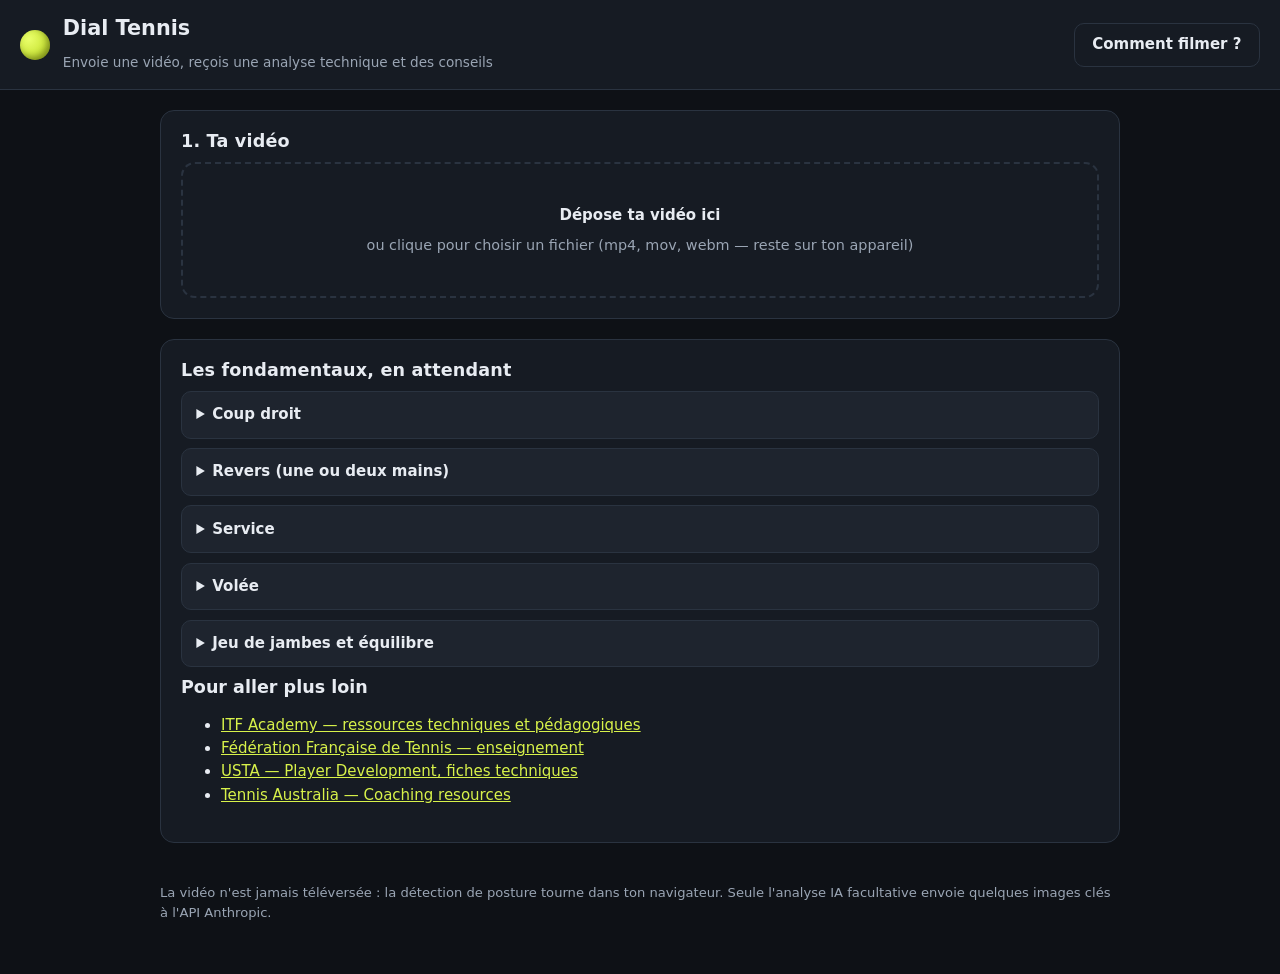
<file: dial-tennis.html>
<!DOCTYPE html>
<html lang="fr">
<head>
<meta charset="utf-8">
<meta name="viewport" content="width=device-width, initial-scale=1">
<title>Dial Tennis — Analyse vidéo de ton jeu</title>
<link rel="icon" href="data:image/svg+xml,%3Csvg xmlns='http://www.w3.org/2000/svg' viewBox='0 0 32 32'%3E%3Ccircle cx='16' cy='16' r='14' fill='%23d8f24a'/%3E%3Cpath d='M4 8a14 14 0 0 1 0 16M28 8a14 14 0 0 0 0 16' fill='none' stroke='%23fff' stroke-width='2'/%3E%3C/svg%3E">
<style>
:root {
  --bg: #0e1116;
  --bg2: #161b23;
  --bg3: #1e242e;
  --txt: #e8ecf2;
  --txt2: #9aa5b4;
  --line: #2a3340;
  --acc: #d8f24a;
  --acc2: #7bd389;
  --warn: #ffb45e;
  --bad: #ff7a7a;
  --radius: 14px;
}

* { box-sizing: border-box; }

/* Une règle `display` explicite écrase l'attribut hidden : on rétablit la priorité. */
[hidden] { display: none !important; }

body {
  margin: 0;
  background: var(--bg);
  color: var(--txt);
  font: 15px/1.55 system-ui, -apple-system, "Segoe UI", Roboto, sans-serif;
}

h1, h2, h3, h4 { line-height: 1.25; margin: 0 0 .5em; }
h1 { font-size: 1.3rem; }
h2 { font-size: 1.1rem; letter-spacing: .01em; }
p { margin: 0 0 .8em; }
a { color: var(--acc); }

.topbar {
  display: flex; align-items: center; justify-content: space-between; gap: 1rem;
  padding: 1rem 1.25rem; border-bottom: 1px solid var(--line); background: var(--bg2);
  position: sticky; top: 0; z-index: 10;
}
.brand { display: flex; align-items: center; gap: .8rem; }
.brand p { margin: 0; color: var(--txt2); font-size: .85rem; }
.ball {
  width: 30px; height: 30px; border-radius: 50%; flex: none;
  background: radial-gradient(circle at 30% 30%, #eaff6b, #b6d417);
  box-shadow: inset -3px -3px 6px rgba(0,0,0,.35);
}

main { max-width: 1000px; margin: 0 auto; padding: 1.25rem; }

.card {
  background: var(--bg2); border: 1px solid var(--line); border-radius: var(--radius);
  padding: 1.25rem; margin-bottom: 1.25rem;
}

/* Dropzone */
.dropzone {
  border: 2px dashed var(--line); border-radius: var(--radius);
  padding: 2.5rem 1rem; text-align: center; cursor: pointer;
  display: flex; flex-direction: column; gap: .4rem; align-items: center;
  transition: border-color .15s, background .15s;
}
.dropzone:hover, .dropzone:focus-visible, .dropzone.survol {
  border-color: var(--acc); background: rgba(216,242,74,.05); outline: none;
}
.dropzone span { color: var(--txt2); font-size: .9rem; }

/* Vidéo */
.video-wrap { position: relative; background: #000; border-radius: var(--radius); overflow: hidden; }
video { display: block; width: 100%; max-height: 55vh; object-fit: contain; }
.overlay { position: absolute; inset: 0; width: 100%; height: 100%; pointer-events: none; }

.options {
  display: grid; grid-template-columns: repeat(auto-fit, minmax(150px, 1fr));
  gap: .75rem; margin: 1rem 0;
}
label { display: block; font-size: .82rem; color: var(--txt2); }
label.ligne { display: flex; align-items: center; gap: .5rem; color: var(--txt); }
select, input[type=number], input[type=text], input[type=password] {
  width: 100%; margin-top: .3rem; padding: .55rem .65rem;
  background: var(--bg3); color: var(--txt);
  border: 1px solid var(--line); border-radius: 9px; font: inherit;
}
input[type=checkbox] { width: auto; margin: 0; accent-color: var(--acc); }

.actions { display: flex; gap: .6rem; flex-wrap: wrap; }
button {
  font: inherit; font-weight: 600; padding: .6rem 1.1rem;
  border-radius: 10px; border: 1px solid var(--line); cursor: pointer;
}
button.primary { background: var(--acc); color: #16200a; border-color: transparent; }
button.primary:hover { filter: brightness(1.08); }
button.ghost { background: transparent; color: var(--txt); }
button.ghost:hover { background: var(--bg3); }
button:disabled { opacity: .5; cursor: not-allowed; }

/* Progression */
.progress { margin-top: 1rem; }
.bar { height: 8px; background: var(--bg3); border-radius: 99px; overflow: hidden; }
.bar > div { height: 100%; width: 0; background: var(--acc); transition: width .2s; }
#progress-label { color: var(--txt2); font-size: .85rem; margin: .5rem 0 0; }

.erreur { color: var(--bad); font-size: .9rem; }
.note { color: var(--txt2); font-size: .85rem; }

/* Onglets */
.onglets { display: flex; gap: .3rem; flex-wrap: wrap; border-bottom: 1px solid var(--line); margin-bottom: 1rem; }
.onglet {
  background: transparent; border: none; border-bottom: 2px solid transparent;
  color: var(--txt2); border-radius: 0; padding: .55rem .8rem;
}
.onglet.actif { color: var(--txt); border-bottom-color: var(--acc); }

/* Score */
.score-bloc { display: flex; align-items: center; gap: 1.2rem; flex-wrap: wrap; margin-bottom: 1.2rem; }
.score-cercle {
  width: 92px; height: 92px; border-radius: 50%; flex: none;
  display: grid; place-items: center; font-size: 1.6rem; font-weight: 700;
  background: conic-gradient(var(--acc) var(--pct, 0%), var(--bg3) 0);
  position: relative;
}
.score-cercle::after {
  content: ""; position: absolute; inset: 8px; border-radius: 50%; background: var(--bg2);
}
.score-cercle span { position: relative; z-index: 1; }

/* Constats */
.constat {
  border: 1px solid var(--line); border-left: 4px solid var(--txt2);
  border-radius: 10px; padding: .85rem 1rem; margin-bottom: .7rem; background: var(--bg3);
}
.constat.bon { border-left-color: var(--acc2); }
.constat.corriger { border-left-color: var(--warn); }
.constat.priorite { border-left-color: var(--bad); }
.constat h4 { margin: 0 0 .35rem; font-size: .98rem; }
.constat p { margin: 0 0 .4rem; font-size: .9rem; }
.constat .exo { font-size: .85rem; color: var(--txt2); }
.constat .exo strong { color: var(--txt); }
.badge {
  display: inline-block; font-size: .7rem; text-transform: uppercase; letter-spacing: .05em;
  padding: .12rem .45rem; border-radius: 99px; background: var(--bg2); color: var(--txt2);
  border: 1px solid var(--line); margin-left: .4rem; vertical-align: middle;
}

/* Coups */
.coups-grille { display: grid; grid-template-columns: repeat(auto-fill, minmax(230px, 1fr)); gap: 1rem; }
.coup-carte { background: var(--bg3); border: 1px solid var(--line); border-radius: 12px; overflow: hidden; }
.coup-carte canvas, .coup-carte img { display: block; width: 100%; background: #000; }
.coup-carte .infos { padding: .7rem .8rem; }
.coup-carte h4 { margin: 0 0 .3rem; font-size: .95rem; }
.coup-carte dl { display: grid; grid-template-columns: 1fr auto; gap: .15rem .5rem; margin: 0; font-size: .82rem; }
.coup-carte dt { color: var(--txt2); }
.coup-carte dd { margin: 0; text-align: right; }

/* Coups : notation et défilement image par image */
.coups-intro { margin-bottom: 1rem; }
.coups-intro p { font-size: .9rem; }
.comparaison:not(:empty) { margin: 1.2rem 0; }
.coup-carte.notee { border-color: var(--acc2); }
.nav-images {
  display: flex; align-items: center; justify-content: space-between;
  gap: .4rem; padding: .35rem .5rem; background: #11151c; border-bottom: 1px solid var(--line);
}
.nav-images button { padding: .2rem .7rem; font-size: .95rem; line-height: 1.2; }
.nav-images .repere { font-size: .78rem; color: var(--txt2); font-variant-numeric: tabular-nums; }
.nav-images .repere.sur-impact { color: var(--acc); font-weight: 600; }
label.resultat { margin: .5rem 0 .6rem; font-size: .78rem; }
label.resultat select { padding: .35rem .45rem; font-size: .85rem; }
.lien-video { width: 100%; margin-top: .6rem; padding: .35rem; font-size: .82rem; }
.actions.export { margin: 0 0 .6rem; }

/* Progression */
.zone-courbe { margin: 1rem 0 1.4rem; }
.courbe { width: 100%; height: auto; display: block; }
.courbe .c-grille { stroke: var(--line); stroke-width: 1; }
.courbe .c-axe { fill: var(--txt2); font-size: 11px; font-family: inherit; }
.courbe .c-valeur { fill: var(--txt); font-size: 12px; font-weight: 600; font-family: inherit; }
.courbe .c-zone { fill: var(--acc2); font-size: 10px; font-family: inherit; opacity: .8; }
.lecture-courbe { margin-top: .6rem; font-size: .92rem; }
button.mini { padding: .25rem .6rem; font-size: .78rem; }

/* Tableau mesures */
/* Les tableaux défilent horizontalement plutôt que de déborder de la page */
.table-scroll { overflow-x: auto; -webkit-overflow-scrolling: touch; margin-bottom: 1rem; }
.table-scroll table { min-width: 100%; width: max-content; }
.table-scroll td, .table-scroll th { white-space: nowrap; }

table { width: 100%; border-collapse: collapse; font-size: .88rem; }
th, td { text-align: left; padding: .5rem .6rem; border-bottom: 1px solid var(--line); }
th { color: var(--txt2); font-weight: 600; }
td.num { text-align: right; font-variant-numeric: tabular-nums; }

/* Fondamentaux */
details.fond {
  background: var(--bg3); border: 1px solid var(--line); border-radius: 10px;
  padding: .7rem .9rem; margin-bottom: .6rem;
}
details.fond summary { cursor: pointer; font-weight: 600; }
details.fond ul { margin: .6rem 0; padding-left: 1.2rem; }
details.fond li { margin-bottom: .3rem; font-size: .9rem; }

/* Formulaire de profil */
.titre-bloc { margin: 1.2rem 0 .3rem; font-size: 1rem; }
label.requis { color: var(--txt); font-weight: 600; }
label.requis span { color: var(--acc); }
label.pleine-largeur { margin-bottom: 1rem; }
details.reglages {
  margin-bottom: 1rem; border: 1px solid var(--line);
  border-radius: 10px; padding: .6rem .8rem; background: var(--bg3);
}
details.reglages summary { cursor: pointer; color: var(--txt2); font-size: .88rem; }
details.reglages .options { margin-bottom: 0; }

/* IA */
.ia-config { display: grid; gap: .75rem; margin-bottom: 1.2rem; }

/* Discussion de suivi */
.ia-discussion { margin-top: 1.6rem; border-top: 1px solid var(--line); padding-top: 1.2rem; }
.ia-discussion h3 { font-size: 1rem; }
.echange { margin-bottom: 1rem; }
.echange .qui {
  font-size: .72rem; text-transform: uppercase; letter-spacing: .06em;
  color: var(--txt2); margin-bottom: .25rem;
}
.echange.moi .texte {
  background: var(--bg3); border-left: 3px solid var(--acc);
  border-radius: 8px; padding: .6rem .8rem;
}
.echange.coach .texte p:first-child { margin-top: 0; }
.ia-saisie { display: flex; gap: .5rem; align-items: stretch; }
.ia-saisie input { margin-top: 0; }
.ia-saisie button { white-space: nowrap; }
.ia-resultat { font-size: .95rem; }
.ia-resultat h3 { margin-top: 1.2rem; }
.ia-resultat ul { padding-left: 1.2rem; }
.ia-resultat .sources { font-size: .85rem; color: var(--txt2); }

dialog {
  background: var(--bg2); color: var(--txt); border: 1px solid var(--line);
  border-radius: var(--radius); padding: 1.5rem; max-width: 520px;
}
dialog::backdrop { background: rgba(0,0,0,.6); }
dialog ul { padding-left: 1.2rem; }
dialog li { margin-bottom: .45rem; font-size: .9rem; }

footer { max-width: 1000px; margin: 0 auto; padding: 0 1.25rem 2.5rem; color: var(--txt2); font-size: .82rem; }

@media (max-width: 560px) {
  .topbar { flex-direction: column; align-items: flex-start; }
  .score-bloc { gap: .8rem; }
}
</style>
</head>
<body>

<header class="topbar">
  <div class="brand">
    <span class="ball" aria-hidden="true"></span>
    <div>
      <h1>Dial Tennis</h1>
      <p>Envoie une vidéo, reçois une analyse technique et des conseils</p>
    </div>
  </div>
  <button id="btn-aide" class="ghost" type="button">Comment filmer ?</button>
</header>

<main>

  <!-- ÉTAPE 1 : IMPORT -->
  <section class="card" id="etape-import">
    <h2>1. Ta vidéo</h2>

    <div id="dropzone" class="dropzone" tabindex="0" role="button"
         aria-label="Déposer une vidéo ou cliquer pour choisir un fichier">
      <strong>Dépose ta vidéo ici</strong>
      <span>ou clique pour choisir un fichier (mp4, mov, webm — reste sur ton appareil)</span>
      <input type="file" id="file-input" accept="video/*" hidden>
    </div>

    <div id="video-zone" class="video-zone" hidden>
      <div class="video-wrap">
        <video id="video" playsinline controls muted preload="metadata"></video>
        <canvas id="overlay" class="overlay"></canvas>
      </div>

      <h3 class="titre-bloc">Parle-moi de cette vidéo</h3>
      <p class="note">
        Plus tu m'en dis, plus l'analyse est juste. Les deux premières questions comptent
        vraiment : sans elles je dois deviner, et je me trompe.
      </p>

      <div class="options">
        <label class="requis">Tu joues de quelle main ? <span aria-hidden="true">*</span>
          <select id="opt-main" required>
            <option value="" selected disabled>— à renseigner —</option>
            <option value="right">Droitier</option>
            <option value="left">Gaucher</option>
            <option value="auto">Je ne sais pas, devine</option>
          </select>
        </label>
        <label class="requis">Quel coup as-tu filmé ? <span aria-hidden="true">*</span>
          <select id="opt-coup" required>
            <option value="" selected disabled>— à renseigner —</option>
            <option value="coup-droit">Coup droit</option>
            <option value="revers">Revers</option>
            <option value="service">Service</option>
            <option value="volee-coup-droit">Volée de coup droit</option>
            <option value="volee-revers">Volée de revers</option>
            <option value="auto">Un peu de tout, devine</option>
          </select>
        </label>
        <label>Ton revers
          <select id="opt-revers">
            <option value="deux" selected>À deux mains</option>
            <option value="une">À une main</option>
          </select>
        </label>
        <label>Ta prise de raquette
          <select id="opt-prise"></select>
        </label>
        <label>La caméra était
          <select id="opt-angle">
            <option value="cote" selected>Sur le côté</option>
            <option value="face">Devant toi</option>
            <option value="dos">Derrière toi</option>
            <option value="autre">En diagonale / autre</option>
          </select>
        </label>
        <label>Ton niveau
          <select id="opt-niveau">
            <option value="debutant">Débutant</option>
            <option value="intermediaire" selected>Intermédiaire (club)</option>
            <option value="avance">Avancé / compétition</option>
          </select>
        </label>
        <label>Depuis quand joues-tu ?
          <select id="opt-anciennete">
            <option value="" selected>Non précisé</option>
            <option value="moins1">Moins d'un an</option>
            <option value="1a3">1 à 3 ans</option>
            <option value="3a10">3 à 10 ans</option>
            <option value="plus10">Plus de 10 ans</option>
          </select>
        </label>
      </div>

      <label class="pleine-largeur">Qu'est-ce que tu voudrais améliorer, ou qu'est-ce qui te gêne ?
        <input type="text" id="opt-objectif"
               placeholder="ex : mon revers part souvent dans le filet, je me sens en retard sur la balle">
      </label>

      <details class="reglages">
        <summary>Réglages avancés (facultatif)</summary>
        <div class="options">
          <label>Début (s)
            <input type="number" id="opt-debut" value="0" min="0" step="0.5">
          </label>
          <label>Durée analysée (s)
            <input type="number" id="opt-duree" value="30" min="3" max="120" step="1">
          </label>
          <label>Images / seconde
            <select id="opt-fps">
              <option value="8">8 (rapide)</option>
              <option value="12" selected>12 (équilibré)</option>
              <option value="20">20 (précis, plus lent)</option>
            </select>
          </label>
        </div>
      </details>

      <div class="actions">
        <button id="btn-analyser" class="primary" type="button">Analyser la technique</button>
        <button id="btn-reset" class="ghost" type="button">Changer de vidéo</button>
      </div>

      <div id="progress" class="progress" hidden>
        <div class="bar"><div id="progress-fill"></div></div>
        <p id="progress-label">Préparation…</p>
      </div>
      <p id="import-erreur" class="erreur" hidden></p>
    </div>
  </section>

  <!-- ÉTAPE 2 : RÉSULTATS -->
  <section class="card" id="etape-resultats" hidden>
    <h2>2. Résultats</h2>

    <nav class="onglets" role="tablist">
      <button class="onglet actif" data-vue="synthese" role="tab">Synthèse</button>
      <button class="onglet" data-vue="coups" role="tab">Coups détectés</button>
      <button class="onglet" data-vue="mesures" role="tab">Mesures</button>
      <button class="onglet" data-vue="progression" role="tab">Progression</button>
      <button class="onglet" data-vue="ia" role="tab">Conseils IA</button>
      <button class="onglet" data-vue="fondamentaux" role="tab">Fondamentaux</button>
    </nav>

    <div class="vue" id="vue-synthese"></div>
    <div class="vue" id="vue-coups" hidden></div>
    <div class="vue" id="vue-mesures" hidden></div>
    <div class="vue" id="vue-progression" hidden></div>

    <div class="vue" id="vue-ia" hidden>
      <div class="ia-config">
        <p class="note">
          Analyse approfondie facultative : les images clés et les mesures sont envoyées à l'API Claude
          (Anthropic) avec <em>ta</em> clé. Sans clé, tout le reste de l'app fonctionne hors ligne.
        </p>
        <label>Clé API Anthropic
          <input type="password" id="ia-cle" placeholder="sk-ant-..." autocomplete="off">
        </label>
        <label class="ligne">
          <input type="checkbox" id="ia-memoriser"> Mémoriser dans ce navigateur (localStorage)
        </label>
        <label class="ligne">
          <input type="checkbox" id="ia-web" checked> Chercher des références en ligne (recherche web)
        </label>
        <p class="note">
          Ton profil et ton objectif renseignés à l'étape 1 sont transmis avec les images.
        </p>
        <button id="btn-ia" class="primary" type="button">Lancer l'analyse IA</button>
        <p id="ia-statut" class="note" hidden></p>
        <p id="ia-erreur" class="erreur" hidden></p>
      </div>

      <article id="ia-resultat" class="ia-resultat"></article>

      <div id="ia-discussion" class="ia-discussion" hidden>
        <h3>Poser une question</h3>
        <p class="note">
          L'entraîneur se souvient de ta vidéo et de tout ce qui précède. Demande-lui de préciser
          un point, de détailler un exercice, ou dis-lui ce que tu ressens sur le court.
        </p>
        <div id="ia-echanges"></div>
        <div class="ia-saisie">
          <input type="text" id="ia-question"
                 placeholder="ex : pourquoi ma balle part-elle dans le filet sur ce geste ?">
          <button id="btn-ia-question" class="primary" type="button">Envoyer</button>
        </div>
        <p id="ia-question-erreur" class="erreur" hidden></p>
      </div>
    </div>

    <div class="vue" id="vue-fondamentaux" hidden></div>
  </section>

  <!-- FONDAMENTAUX seuls (avant analyse) -->
  <section class="card" id="etape-biblio">
    <h2>Les fondamentaux, en attendant</h2>
    <div id="biblio"></div>
  </section>

</main>

<dialog id="dlg-aide">
  <h3>Comment filmer pour une bonne analyse</h3>
  <ul>
    <li><strong>Angle</strong> : de côté (perpendiculaire à la ligne de fond) pour le coup droit / revers, de face ou 3/4 arrière pour le service.</li>
    <li><strong>Cadrage</strong> : joueur entier, des pieds à la raquette levée. Un peu d'air au-dessus de la tête.</li>
    <li><strong>Distance</strong> : 5 à 10 m, caméra à hauteur de hanche, posée ou sur trépied (évite le zoom et le panoramique).</li>
    <li><strong>Durée</strong> : 15 à 30 s suffisent — 4 à 8 frappes du même coup valent mieux qu'un long échange.</li>
    <li><strong>Lumière</strong> : de face ou latérale, pas à contre-jour. 60 fps si ton téléphone le permet.</li>
    <li><strong>Un seul joueur visible</strong> si possible : la détection suit une seule personne.</li>
  </ul>
  <form method="dialog"><button class="primary">Compris</button></form>
</dialog>

<footer>
  <p>
    La vidéo n'est jamais téléversée : la détection de posture tourne dans ton navigateur.
    Seule l'analyse IA facultative envoie quelques images clés à l'API Anthropic.
  </p>
</footer>

<script>
/* ===== js/knowledge.js ===== */
/**
 * Base de connaissances technique — repères de coaching classiques
 * (fédérations : ITF / FFT / USTA, littérature d'entraînement courante).
 * Sert à la fois de référentiel pour le moteur de règles et de fiche de lecture.
 */

const FONDAMENTAUX = [
  {
    id: 'coup-droit',
    titre: 'Coup droit',
    resume: "Chaîne cinétique du sol vers la balle : jambes → hanches → épaules → bras → raquette.",
    points: [
      "Préparation tôt : épaules tournées dès que la trajectoire adverse est lue (unit turn), main libre pointée vers la balle.",
      "Appuis : semi-ouvert ou ouvert en fond de court, fermé quand tu avances. Poids sur la jambe arrière puis transfert.",
      "Boucle de préparation fluide, tête de raquette au-dessus du poignet, coude devant le corps.",
      "Point d'impact devant la hanche avant, à hauteur entre hanche et épaule, bras allongé mais pas verrouillé.",
      "Séparation hanches / épaules (X-factor) : les hanches ouvrent avant les épaules, c'est là que naît la vitesse.",
      "Finition au-dessus de l'épaule opposée ou en lasso ; la raquette décélère après la balle, jamais avant.",
    ],
    erreurs: [
      "Préparation tardive → frappe en retard, balle courte au centre.",
      "Bras seul, sans rotation du tronc → puissance faible et épaule qui souffre.",
      "Impact trop près du corps ou derrière la hanche.",
      "Fin de geste coupée : la raquette s'arrête à l'impact.",
    ],
  },
  {
    id: 'revers',
    titre: 'Revers (une ou deux mains)',
    resume: "Le revers vit de la rotation du tronc et d'un appui avant solide.",
    points: [
      "Rotation d'épaules encore plus marquée qu'en coup droit : le dos doit presque se voir depuis l'autre côté du filet.",
      "Deux mains : la main non dominante tire le geste, les deux coudes restent proches du corps à la préparation.",
      "Une main : appui fermé, épaule avant qui pointe la balle, bras libre qui part vers l'arrière pour équilibrer.",
      "Impact devant, plus tôt qu'en coup droit, à hauteur de taille idéalement.",
      "Le buste reste de profil jusqu'à l'impact, puis s'ouvre dans l'accompagnement.",
      "Finition haute et longue vers la cible.",
    ],
    erreurs: [
      "Épaules qui s'ouvrent trop tôt (ouverture précoce) → balle qui part à gauche/droite.",
      "Impact trop près du corps, coudes pliés à la frappe.",
      "Buste qui recule au lieu d'avancer, poids sur la jambe arrière.",
    ],
  },
  {
    id: 'service',
    titre: 'Service',
    resume: "Le coup le plus technique : rythme, lancer, position armée, rotation, extension.",
    points: [
      "Lancer de balle constant : bras tendu, balle relâchée à hauteur maximale, légèrement devant et à droite (droitier).",
      "Position armée (trophy position) : coude à hauteur d'épaule, raquette pointée vers le haut, épaule avant plus haute.",
      "Flexion des genoux marquée puis extension explosive vers le haut, pas vers l'avant seulement.",
      "Pronation de l'avant-bras à l'impact : c'est ce qui donne la vitesse et l'effet, pas la force du poignet.",
      "Impact bras tendu, le plus haut possible, corps aligné et légèrement en avant.",
      "Retombée à l'intérieur du court sur la jambe avant, jambe arrière qui contrebalance.",
    ],
    erreurs: [
      "Lancer irrégulier ou trop bas → tout le reste s'effondre.",
      "Pas de flexion de genoux → pas d'énergie ascendante.",
      "Impact bras plié ou trop en arrière de la tête.",
      "Buste qui s'affaisse (« banane ») → douleurs lombaires et perte de puissance.",
    ],
  },
  {
    id: 'volee',
    titre: 'Volée',
    resume: "Court, ferme, devant soi : on bloque, on ne swingue pas.",
    points: [
      "Prise continentale, raquette haute devant le corps, tête de raquette au-dessus du poignet.",
      "Préparation minimale : épaules qui tournent, pas de boucle de bras.",
      "Pas croisé vers la balle, impact devant et sur le côté, bras ferme.",
      "Geste court, légèrement de haut en bas, pour donner un peu de coupe et du contrôle.",
      "Poids qui avance à travers la balle, on finit en équilibre vers le filet.",
    ],
    erreurs: [
      "Trop d'armé → balle longue ou en retard.",
      "Poignet mou à l'impact.",
      "Rester à plat sur les talons au lieu d'avancer.",
    ],
  },
  {
    id: 'jeu-de-jambes',
    titre: 'Jeu de jambes et équilibre',
    resume: "Le meilleur geste sur de mauvais appuis reste un mauvais coup.",
    points: [
      "Split-step à chaque frappe adverse : petit rebond, atterrissage sur l'avant des pieds au moment du contact adverse.",
      "Grands pas pour couvrir la distance, petits pas d'ajustement en fin de course.",
      "Centre de gravité bas, genoux fléchis, buste droit — la tête reste stable pendant la frappe.",
      "Récupération immédiate vers la position d'attente après chaque coup.",
    ],
    erreurs: [
      "Pas de split-step → départ en retard sur chaque balle.",
      "Tête qui bouge à l'impact.",
      "Rester planté après la frappe pour admirer son coup.",
    ],
  },
];

const RESSOURCES = [
  { titre: 'ITF Academy — ressources techniques et pédagogiques', url: 'https://www.itf-academy.com/' },
  { titre: 'Fédération Française de Tennis — enseignement', url: 'https://www.fft.fr/' },
  { titre: 'USTA — Player Development, fiches techniques', url: 'https://www.usta.com/en/home/coach-organize/tennis-teaching-professionals.html' },
  { titre: 'Tennis Australia — Coaching resources', url: 'https://www.tennis.com.au/coaches' },
];

/** Repères chiffrés utilisés par le moteur de règles (valeurs indicatives, joueur amateur → confirmé). */
const SEUILS = {
  // Flexion du genou la plus marquée pendant la préparation (angle en degrés, 180 = jambe tendue)
  flexionGenou:   { ideal: [130, 160], acceptable: [120, 168] },
  // Ratio largeur d'épaules min/max pendant le coup : plus c'est bas, plus la rotation est marquée
  rotationEpaules:{ ideal: [0, 0.72],  acceptable: [0, 0.85] },
  // Angle du coude à l'impact (fond de court)
  coudeImpact:    { ideal: [140, 172], acceptable: [125, 178] },
  // Hauteur d'impact relative : 0 = hanche, 1 = épaule (fond de court)
  hauteurImpact:  { ideal: [0.25, 0.95], acceptable: [0.05, 1.2] },
  // Déplacement latéral du bassin pendant la frappe, en largeurs d'épaules
  stabiliteBassin:{ ideal: [0, 0.35], acceptable: [0, 0.6] },
  // Déplacement de la tête pendant la frappe, en largeurs d'épaules
  stabiliteTete:  { ideal: [0, 0.28], acceptable: [0, 0.5] },
  // Amplitude d'accompagnement après l'impact, en largeurs d'épaules
  accompagnement: { ideal: [1.1, 4], acceptable: [0.75, 5] },
  // Service : angle du coude à l'impact
  coudeService:   { ideal: [160, 180], acceptable: [148, 180] },
  // Service : flexion des genoux avant l'extension
  flexionService: { ideal: [120, 150], acceptable: [110, 162] },
};

/**
 * Régularité : écart-type toléré d'une frappe à l'autre, pour un même coup.
 * Format [régulier jusqu'à, acceptable jusqu'à] — au-delà, le geste n'est pas reproductible.
 */
const SEUILS_REGULARITE = {
  hauteurImpact:   { libelle: "hauteur du point d'impact", seuils: [0.14, 0.26], unite: '' },
  coudeImpact:     { libelle: "angle du coude à l'impact", seuils: [8, 15], unite: '°' },
  rotationEpaules: { libelle: 'rotation du buste',         seuils: [0.07, 0.13], unite: '' },
  accompagnement:  { libelle: "amplitude d'accompagnement", seuils: [0.4, 0.75], unite: '' },
};

/** Ce que le joueur peut déclarer sur le devenir de chaque balle. */
const RESULTATS_BALLE = [
  { code: '',        libelle: '—' },
  { code: 'bonne',   libelle: 'Bonne balle' },
  { code: 'filet',   libelle: 'Dans le filet' },
  { code: 'longue',  libelle: 'Trop longue' },
  { code: 'large',   libelle: 'Large / à côté' },
  { code: 'cadre',   libelle: 'Faute de cadre' },
];

/** Prises de raquette : l'app ne peut pas les voir, mais le joueur peut les déclarer. */
const PRISES = [
  { code: '', libelle: 'Je ne sais pas' },
  { code: 'continentale', libelle: 'Continentale (marteau)' },
  { code: 'semi-fermee', libelle: 'Semi-fermée (eastern)' },
  { code: 'fermee', libelle: 'Fermée (semi-western)' },
  { code: 'tres-fermee', libelle: 'Très fermée (western)' },
  { code: 'deux-mains', libelle: 'À deux mains' },
];

/* ===== js/pose.js ===== */
/**
 * Détection de posture image par image, dans le navigateur (MediaPipe Tasks Vision).
 * Aucune vidéo ne quitte l'appareil.
 */

const VERSION = '0.10.14';

/** Sources possibles pour la bibliothèque, essayées dans l'ordre. */
const SOURCES = [
  { module: `https://cdn.jsdelivr.net/npm/@mediapipe/tasks-vision@${VERSION}`,
    wasm:   `https://cdn.jsdelivr.net/npm/@mediapipe/tasks-vision@${VERSION}/wasm` },
  { module: `https://cdn.jsdelivr.net/npm/@mediapipe/tasks-vision@${VERSION}/vision_bundle.mjs`,
    wasm:   `https://cdn.jsdelivr.net/npm/@mediapipe/tasks-vision@${VERSION}/wasm` },
  { module: `https://unpkg.com/@mediapipe/tasks-vision@${VERSION}/vision_bundle.mjs`,
    wasm:   `https://unpkg.com/@mediapipe/tasks-vision@${VERSION}/wasm` },
];

const MODELE = 'https://storage.googleapis.com/mediapipe-models/pose_landmarker/pose_landmarker_full/float16/1/pose_landmarker_full.task';

/** Indices des points MediaPipe Pose utilisés ici. */
const P = {
  nez: 0,
  epauleG: 11, epauleD: 12,
  coudeG: 13, coudeD: 14,
  poignetG: 15, poignetD: 16,
  hancheG: 23, hancheD: 24,
  genouG: 25, genouD: 26,
  chevilleG: 27, chevilleD: 28,
  piedG: 31, piedD: 32,
};

/** Segments dessinés pour le squelette. */
const SQUELETTE = [
  [11, 12], [11, 23], [12, 24], [23, 24],
  [11, 13], [13, 15], [12, 14], [14, 16],
  [23, 25], [25, 27], [24, 26], [26, 28],
  [27, 31], [28, 32],
];

let detecteur = null;

/** Charge le modèle une seule fois, en essayant les sources l'une après l'autre. */
async function chargerDetecteur(onStatut = () => {}) {
  if (detecteur) return detecteur;
  onStatut('Chargement du modèle de détection de posture…');

  const echecs = [];
  for (const source of SOURCES) {
    try {
      const { PoseLandmarker, FilesetResolver } = await import(/* @vite-ignore */ source.module);
      const vision = await FilesetResolver.forVisionTasks(source.wasm);
      detecteur = await PoseLandmarker.createFromOptions(vision, {
        baseOptions: { modelAssetPath: MODELE, delegate: 'GPU' },
        runningMode: 'IMAGE',
        numPoses: 1,
        minPoseDetectionConfidence: 0.5,
        minPosePresenceConfidence: 0.5,
        minTrackingConfidence: 0.5,
      });
      return detecteur;
    } catch (err) {
      echecs.push(`${source.module} → ${err?.message || err}`);
    }
  }

  throw new Error(
    "Impossible de charger le modèle de détection de posture. Une connexion internet est nécessaire " +
    "au premier chargement (le navigateur le met ensuite en cache), et certains réseaux d'entreprise " +
    "ou bloqueurs empêchent l'accès aux CDN. Détail :\n" + echecs.join('\n')
  );
}

function chercher(video, t) {
  return new Promise((resolve, reject) => {
    const ok = () => { nettoyer(); resolve(); };
    const ko = () => { nettoyer(); reject(new Error('Lecture vidéo impossible à ' + t.toFixed(2) + ' s')); };
    const nettoyer = () => {
      video.removeEventListener('seeked', ok);
      video.removeEventListener('error', ko);
    };
    video.addEventListener('seeked', ok, { once: true });
    video.addEventListener('error', ko, { once: true });
    video.currentTime = Math.min(t, Math.max(0, video.duration - 0.02));
  });
}

/**
 * Échantillonne la vidéo et renvoie, pour chaque image : temps, points détectés et vignette JPEG.
 * @returns {Promise<{frames: Array, largeur: number, hauteur: number, tauxDetection: number}>}
 */
async function echantillonner(video, { debut = 0, duree = 30, fps = 12, onProgres = () => {} } = {}) {
  const det = await chargerDetecteur((m) => onProgres(0, m));

  const fin = Math.min(video.duration, debut + duree);
  const pas = 1 / fps;
  const total = Math.max(1, Math.floor((fin - debut) / pas));

  const largeurVignette = 480;
  const ratio = video.videoHeight / video.videoWidth || 0.5625;
  const cv = document.createElement('canvas');
  cv.width = largeurVignette;
  cv.height = Math.round(largeurVignette * ratio);
  const ctx = cv.getContext('2d', { willReadFrequently: true });

  const frames = [];
  let detectees = 0;

  for (let i = 0; i < total; i++) {
    const t = debut + i * pas;
    await chercher(video, t);
    ctx.drawImage(video, 0, 0, cv.width, cv.height);

    let pts = null;
    try {
      const res = det.detect(video);
      if (res?.landmarks?.length) pts = res.landmarks[0];
    } catch {
      pts = null;
    }
    if (pts) detectees++;

    // En local (fichier ouvert directement), certains navigateurs interdisent de relire
    // les pixels d'une vidéo : on continue sans vignette plutôt que d'interrompre l'analyse.
    let vignette = null;
    try {
      vignette = cv.toDataURL('image/jpeg', 0.6);
    } catch {
      vignette = null;
    }

    frames.push({ t, pts, vignette });

    if (i % 3 === 0 || i === total - 1) {
      onProgres((i + 1) / total, `Analyse des images : ${i + 1} / ${total}`);
      await new Promise((r) => setTimeout(r, 0)); // laisse respirer l'UI
    }
  }

  return {
    frames,
    largeur: video.videoWidth,
    hauteur: video.videoHeight,
    tauxDetection: frames.length ? detectees / frames.length : 0,
  };
}

/* ------------------------------------------------------------------ */
/* Géométrie                                                           */
/* ------------------------------------------------------------------ */

const dist = (a, b) => Math.hypot(a.x - b.x, a.y - b.y);
const milieu = (a, b) => ({ x: (a.x + b.x) / 2, y: (a.y + b.y) / 2 });

/** Angle en degrés au sommet b, formé par a-b-c. */
function angle(a, b, c) {
  const v1 = { x: a.x - b.x, y: a.y - b.y };
  const v2 = { x: c.x - b.x, y: c.y - b.y };
  const n1 = Math.hypot(v1.x, v1.y), n2 = Math.hypot(v2.x, v2.y);
  if (!n1 || !n2) return NaN;
  const cos = Math.min(1, Math.max(-1, (v1.x * v2.x + v1.y * v2.y) / (n1 * n2)));
  return (Math.acos(cos) * 180) / Math.PI;
}

/** Inclinaison du buste par rapport à la verticale, en degrés (0 = droit). */
function inclinaisonBuste(epaules, hanches) {
  const dx = epaules.x - hanches.x;
  const dy = hanches.y - epaules.y; // y descend dans l'image
  if (!dy) return 90;
  return Math.abs((Math.atan2(dx, dy) * 180) / Math.PI);
}

/** Lissage par moyenne glissante, en ignorant les NaN. */
function lisser(serie, fenetre = 3) {
  const n = serie.length;
  const out = new Array(n);
  const demi = Math.floor(fenetre / 2);
  for (let i = 0; i < n; i++) {
    let somme = 0, compte = 0;
    for (let j = Math.max(0, i - demi); j <= Math.min(n - 1, i + demi); j++) {
      if (Number.isFinite(serie[j])) { somme += serie[j]; compte++; }
    }
    out[i] = compte ? somme / compte : NaN;
  }
  return out;
}

/* ===== js/analyse.js ===== */
/**
 * Moteur d'analyse : transforme les points de posture en mesures biomécaniques,
 * détecte les frappes, puis applique un référentiel de coaching.
 */



/* ------------------------------------------------------------------ */
/* Utilitaires                                                         */
/* ------------------------------------------------------------------ */

const finis = (arr) => arr.filter(Number.isFinite);

function mediane(arr) {
  const v = finis(arr).sort((a, b) => a - b);
  if (!v.length) return NaN;
  const m = Math.floor(v.length / 2);
  return v.length % 2 ? v[m] : (v[m - 1] + v[m]) / 2;
}

const borne = (v, min, max) => Math.min(max, Math.max(min, v));

/** Écart-type d'une série, en ignorant les valeurs manquantes. */
function ecartType(arr) {
  const v = finis(arr);
  if (v.length < 2) return NaN;
  const moy = v.reduce((s, x) => s + x, 0) / v.length;
  return Math.sqrt(v.reduce((s, x) => s + (x - moy) ** 2, 0) / v.length);
}

/** Compare une valeur à un seuil : 'bon' | 'moyen' | 'mauvais', + sens de l'écart. */
function evaluer(valeur, seuil) {
  if (!Number.isFinite(valeur)) return { niveau: 'inconnu', sens: 0 };
  const [i0, i1] = seuil.ideal;
  const [a0, a1] = seuil.acceptable;
  if (valeur >= i0 && valeur <= i1) return { niveau: 'bon', sens: 0 };
  const sens = valeur < i0 ? -1 : 1;
  if (valeur >= a0 && valeur <= a1) return { niveau: 'moyen', sens };
  return { niveau: 'mauvais', sens };
}

/* ------------------------------------------------------------------ */
/* 1. Séries temporelles                                               */
/* ------------------------------------------------------------------ */

/**
 * Construit les séries image par image. Les x sont remis à l'échelle par le rapport
 * largeur/hauteur pour que les distances restent comparables dans les deux axes.
 */
function construireSeries(frames, largeur, hauteur) {
  const aspect = largeur && hauteur ? largeur / hauteur : 16 / 9;

  return frames.map((f) => {
    if (!f.pts) return { t: f.t, ok: false };
    const p = (i) => ({ x: f.pts[i].x * aspect, y: f.pts[i].y, v: f.pts[i].visibility ?? 1 });

    const epauleG = p(P.epauleG), epauleD = p(P.epauleD);
    const hancheG = p(P.hancheG), hancheD = p(P.hancheD);
    const epaules = milieu(epauleG, epauleD);
    const hanches = milieu(hancheG, hancheD);
    const sw = dist(epauleG, epauleD);

    if (!(sw > 0.01)) return { t: f.t, ok: false };

    return {
      t: f.t,
      ok: true,
      sw,
      nez: p(P.nez),
      epauleG, epauleD, epaules,
      hancheG, hancheD, hanches,
      poignetG: p(P.poignetG), poignetD: p(P.poignetD),
      coudeG: p(P.coudeG), coudeD: p(P.coudeD),
      chevilleG: p(P.chevilleG), chevilleD: p(P.chevilleD),
      angleCoudeG: angle(p(P.epauleG), p(P.coudeG), p(P.poignetG)),
      angleCoudeD: angle(p(P.epauleD), p(P.coudeD), p(P.poignetD)),
      angleGenouG: angle(hancheG, p(P.genouG), p(P.chevilleG)),
      angleGenouD: angle(hancheD, p(P.genouD), p(P.chevilleD)),
      buste: inclinaisonBuste(epaules, hanches),
    };
  });
}

/** Détermine la main dominante : celle dont le poignet parcourt le plus de chemin. */
function detecterMain(series, force = 'auto') {
  if (force === 'right') return 'D';
  if (force === 'left') return 'G';
  let cheminG = 0, cheminD = 0;
  for (let i = 1; i < series.length; i++) {
    const a = series[i - 1], b = series[i];
    if (!a.ok || !b.ok) continue;
    cheminG += dist(a.poignetG, b.poignetG) / b.sw;
    cheminD += dist(a.poignetD, b.poignetD) / b.sw;
  }
  return cheminD >= cheminG ? 'D' : 'G';
}

/** Vitesse du poignet dominant, en largeurs d'épaules par seconde. */
function vitessePoignet(series, main) {
  const cle = main === 'D' ? 'poignetD' : 'poignetG';
  const v = new Array(series.length).fill(NaN);
  for (let i = 1; i < series.length; i++) {
    const a = series[i - 1], b = series[i];
    if (!a.ok || !b.ok) continue;
    const dt = b.t - a.t;
    if (dt <= 0) continue;
    v[i] = dist(a[cle], b[cle]) / b.sw / dt;
  }
  return lisser(v, 3);
}

/* ------------------------------------------------------------------ */
/* 2. Détection des frappes                                            */
/* ------------------------------------------------------------------ */

function detecterFrappes(
  series, vitesse,
  { ecartMin = 0.55, fenetreDomination = 0.8, ratioDomination = 1.7 } = {},
) {
  const valides = finis(vitesse);
  if (valides.length < 5) return [];
  const max = Math.max(...valides);
  const seuil = Math.max(max * 0.45, 2.2); // largeurs d'épaules / s

  const pics = [];
  for (let i = 1; i < vitesse.length - 1; i++) {
    const v = vitesse[i];
    if (!Number.isFinite(v) || v < seuil) continue;
    if (v >= (vitesse[i - 1] ?? 0) && v > (vitesse[i + 1] ?? 0)) pics.push({ i, v, t: series[i].t });
  }

  // Un armé ou un replacement produit lui aussi un pic, mais il est toujours suivi de près
  // par la frappe, bien plus rapide. On écarte donc les pics dominés par un voisin proche.
  const retenus = pics.filter((p) => !pics.some(
    (q) => q !== p && Math.abs(q.t - p.t) <= fenetreDomination && q.v > p.v * ratioDomination
  ));

  // Puis on garde les plus forts en respectant un écart minimal entre deux frappes.
  retenus.sort((a, b) => b.v - a.v);
  const gardes = [];
  for (const pic of retenus) {
    if (gardes.every((g) => Math.abs(g.t - pic.t) >= ecartMin)) gardes.push(pic);
  }
  return gardes.sort((a, b) => a.t - b.t);
}

/* ------------------------------------------------------------------ */
/* 3. Mesures par frappe                                               */
/* ------------------------------------------------------------------ */

const fenetre = (series, t0, t1) =>
  series.filter((s) => s.ok && s.t >= t0 && s.t <= t1);

function mesurerFrappe(series, pic, main, coupImpose = 'auto') {
  const contact = series[pic.i];
  if (!contact?.ok) return null;

  const clePoignet = main === 'D' ? 'poignetD' : 'poignetG';
  const cleCoude = main === 'D' ? 'angleCoudeD' : 'angleCoudeG';
  const cleEpaule = main === 'D' ? 'epauleD' : 'epauleG';
  const cleAutrePoignet = main === 'D' ? 'poignetG' : 'poignetD';

  const prep = fenetre(series, pic.t - 0.70, pic.t - 0.08);
  const suivi = fenetre(series, pic.t + 0.04, pic.t + 0.60);
  const global = fenetre(series, pic.t - 0.7, pic.t + 0.7);
  const avant = fenetre(series, pic.t - 1.1, pic.t - 0.45);
  if (!prep.length || !global.length) return null;

  const sw = mediane(global.map((s) => s.sw));
  const poignet = contact[clePoignet];

  // Hauteur d'impact : 0 = hanche, 1 = épaule (l'axe y descend dans l'image)
  const ecartTronc = contact.hanches.y - contact.epaules.y;
  const hauteurImpact = ecartTronc > 0 ? (contact.hanches.y - poignet.y) / ecartTronc : NaN;

  // Rotation des épaules : la ligne d'épaules se raccourcit quand le buste se met de profil.
  // On compare le minimum et le maximum sur toute la frappe plutôt que « armé contre face » :
  // selon que la caméra est devant ou sur le côté, c'est l'armé ou l'impact qui paraît le plus
  // large, et seule l'amplitude du changement traduit réellement la rotation.
  const swMin = Math.min(...global.map((s) => s.sw));
  const swMax = Math.max(...global.map((s) => s.sw));
  const rotationEpaules = swMax > 0 ? swMin / swMax : NaN;

  // Flexion de genou la plus marquée pendant l'armé
  const flexionGenou = Math.min(
    ...prep.map((s) => Math.min(s.angleGenouG || 999, s.angleGenouD || 999))
  );

  // Stabilité : déplacement latéral du bassin et de la tête autour de l'impact
  const proche = fenetre(series, pic.t - 0.25, pic.t + 0.25);
  const xsBassin = proche.map((s) => s.hanches.x);
  const deplacementBassin = xsBassin.length
    ? (Math.max(...xsBassin) - Math.min(...xsBassin)) / sw : NaN;
  const deplacementTete = proche.length
    ? Math.max(...proche.map((s) => dist(s.nez, contact.nez))) / sw : NaN;

  // Accompagnement : longueur du trajet du poignet après l'impact
  let accompagnement = 0;
  for (let i = 1; i < suivi.length; i++) {
    accompagnement += dist(suivi[i - 1][clePoignet], suivi[i][clePoignet]) / sw;
  }
  const finGeste = suivi.at(-1);
  const hauteurFin = finGeste && ecartTronc > 0
    ? (finGeste.hanches.y - finGeste[clePoignet].y) / ecartTronc : NaN;

  // Armé : longueur du trajet du poignet avant l'impact
  let amplitudePrep = 0;
  for (let i = 1; i < prep.length; i++) {
    amplitudePrep += dist(prep[i - 1][clePoignet], prep[i][clePoignet]) / sw;
  }

  // Bras libre écarté du corps pendant l'armé (équilibre / repérage de balle)
  const brasLibre = mediane(prep.map((s) => dist(s[cleAutrePoignet], s.epaules) / s.sw));

  // Hauteur maximale du bras non dominant pendant l'armé (bras de lancer au service)
  const hauteurBrasLibre = ecartTronc > 0
    ? Math.max(...prep.map((s) => (s.hanches.y - s[cleAutrePoignet].y) / ecartTronc))
    : NaN;

  // Oscillation verticale du bassin avant la frappe → indice de split-step
  const oscillation = avant.length > 2
    ? (Math.max(...avant.map((s) => s.hanches.y)) - Math.min(...avant.map((s) => s.hanches.y))) / sw
    : NaN;

  // Type de coup : la déclaration du joueur prime sur la reconnaissance automatique,
  // qui reste fragile en 2D (elle dépend fortement de l'angle de prise de vue).
  const auDessusTete = poignet.y < contact.nez.y;
  let type;
  if (coupImpose && coupImpose !== 'auto') {
    type = coupImpose;
  } else if (auDessusTete && hauteurImpact > 1.6) {
    type = 'service';
  } else {
    const coteBras = Math.sign(contact[cleEpaule].x - contact.hanches.x);
    const cotePoignet = Math.sign(poignet.x - contact.hanches.x);
    const croise = coteBras !== 0 && cotePoignet !== 0 && coteBras !== cotePoignet;
    if (amplitudePrep < 0.85 && hauteurImpact > 0.1 && hauteurImpact < 1.4) {
      type = croise ? 'volee-revers' : 'volee-coup-droit';
    } else {
      type = croise ? 'revers' : 'coup-droit';
    }
  }

  return {
    t: pic.t,
    indice: pic.i,
    type,
    vitesse: pic.v,
    hauteurImpact,
    coudeImpact: contact[cleCoude],
    rotationEpaules,
    flexionGenou: Number.isFinite(flexionGenou) && flexionGenou < 900 ? flexionGenou : NaN,
    deplacementBassin,
    deplacementTete,
    accompagnement,
    hauteurFin,
    amplitudePrep,
    brasLibre,
    hauteurBrasLibre,
    oscillation,
    busteImpact: contact.buste,
  };
}

const LIBELLES_COUP = {
  'coup-droit': 'Coup droit',
  'revers': 'Revers',
  'service': 'Service',
  'volee-coup-droit': 'Volée de coup droit',
  'volee-revers': 'Volée de revers',
};

/* ------------------------------------------------------------------ */
/* 4. Règles de coaching                                               */
/* ------------------------------------------------------------------ */

/** Génère les constats pour un groupe de frappes du même type. */
function reglesGroupe(type, frappes) {
  const c = [];
  const n = frappes.length;
  const libelle = LIBELLES_COUP[type] || type;
  const med = (cle) => mediane(frappes.map((f) => f[cle]));
  const est = (cle, seuil) => evaluer(med(cle), seuil);

  const service = type === 'service';
  const volee = type.startsWith('volee');

  const ajouter = (o) => c.push({ coup: libelle, occurrences: n, ...o });

  /* --- Bras de lancer (service) --- */
  if (service) {
    const hbl = med('hauteurBrasLibre');
    if (Number.isFinite(hbl)) {
      if (hbl >= 1.15) {
        ajouter({
          niveau: 'bon', titre: 'Bras de lancer bien tendu',
          detail: "Ton bras non dominant monte haut et reste en l'air pendant l'armé : c'est ce qui garde le buste ouvert et le lancer régulier.",
        });
      } else {
        ajouter({
          niveau: hbl < 0.85 ? 'priorite' : 'corriger',
          titre: 'Bras de lancer qui retombe trop tôt',
          detail: `Ton bras de lancer redescend avant la frappe (hauteur ${hbl.toFixed(2)}, l'épaule vaut 1). Le buste s'affaisse, le point d'impact baisse et le lancer devient irrégulier.`,
          exo: "Lancers seuls, sans frapper : lance la balle et garde le bras tendu vers elle jusqu'à ce qu'elle redescende à hauteur de tête. 15 répétitions, puis 10 services complets avec la même sensation.",
        });
      }
    }
  }

  /* --- Rotation du tronc (coups de fond uniquement) --- */
  if (!volee && !service) {
    const r = est('rotationEpaules', SEUILS.rotationEpaules);
    const v = med('rotationEpaules');
    if (r.niveau === 'bon') {
      ajouter({
        niveau: 'bon', titre: 'Bonne rotation du tronc à la préparation',
        detail: `Tes épaules se mettent nettement de profil avant la frappe (indice ${v.toFixed(2)}, plus c'est bas mieux c'est). C'est la source principale de la vitesse de balle.`,
      });
    } else if (r.niveau !== 'inconnu') {
      ajouter({
        niveau: r.niveau === 'mauvais' ? 'priorite' : 'corriger',
        titre: 'Rotation du tronc insuffisante',
        detail: `Tu prépares surtout avec le bras : la ligne d'épaules reste presque de face à l'armé (indice ${v.toFixed(2)}). Tu perds la chaîne cinétique jambes → hanches → épaules, donc de la vitesse gratuite, et tu sollicites davantage l'épaule.`,
        exo: "Frappes sans balle : main libre posée sur le cadre, tourne les épaules jusqu'à voir ton dos de l'autre côté du filet avant de lâcher le geste. 3 séries de 10, puis 10 balles au panier en gardant la même sensation.",
      });
    }
  }

  /* --- Flexion des jambes --- */
  const seuilGenou = service ? SEUILS.flexionService : SEUILS.flexionGenou;
  const g = est('flexionGenou', seuilGenou);
  const vg = med('flexionGenou');
  if (g.niveau === 'bon') {
    ajouter({
      niveau: 'bon', titre: 'Bon engagement des jambes',
      detail: `Genou le plus fléchi à ${Math.round(vg)}° pendant l'armé : tu charges bien tes appuis avant de frapper.`,
    });
  } else if (g.sens > 0) {
    ajouter({
      niveau: service ? 'priorite' : 'corriger',
      titre: 'Jambes trop tendues',
      detail: `Ton genou ne descend qu'à ${Math.round(vg)}° (référence ${seuilGenou.ideal[0]}–${seuilGenou.ideal[1]}°). ${service ? "Sans flexion, il n'y a pas d'extension explosive : le service reste un geste de bras." : "Tu frappes debout : la puissance vient alors du bras seul et l'équilibre est fragile sur les balles basses."}`,
      exo: service
        ? "Services au ralenti en marquant 1 seconde d'arrêt en position armée genoux fléchis, puis extension. 2 séries de 8, puis à vitesse normale."
        : "Échanges avec consigne « toucher le genou du sol du regard » : sur chaque frappe, fléchis jusqu'à sentir la cuisse travailler avant de pousser.",
    });
  } else if (g.sens < 0 && g.niveau === 'mauvais') {
    ajouter({
      niveau: 'corriger', titre: 'Flexion excessive / position trop basse',
      detail: `Genou à ${Math.round(vg)}° : tu t'accroupis plus que nécessaire, ce qui coûte de l'énergie et ralentit la récupération entre deux balles.`,
      exo: "Travail de position d'attente : fléchis juste assez pour sentir le poids sur l'avant des pieds, puis enchaîne 10 déplacements latéraux.",
    });
  }

  /* --- Hauteur et distance d'impact --- */
  if (!service) {
    const h = est('hauteurImpact', SEUILS.hauteurImpact);
    const vh = med('hauteurImpact');
    if (h.niveau === 'bon') {
      ajouter({
        niveau: 'bon', titre: "Bonne hauteur d'impact",
        detail: `Tu frappes entre la hanche et l'épaule (indice ${vh.toFixed(2)}) : c'est la zone où tu contrôles le mieux la balle.`,
      });
    } else if (h.sens < 0) {
      ajouter({
        niveau: 'corriger', titre: 'Impact trop bas',
        detail: `La balle est frappée sous la hanche (indice ${vh.toFixed(2)}). Souvent le signe d'une prise de balle en retard ou d'un manque de flexion : tu subis le rebond au lieu de le prendre montant.`,
        exo: "Prise de balle en montée : place-toi un mètre à l'intérieur de la ligne de fond et frappe la balle avant qu'elle ne redescende. 20 répétitions au panier.",
      });
    } else if (h.sens > 0) {
      ajouter({
        niveau: 'corriger', titre: 'Impact très haut',
        detail: `Impact au-dessus de l'épaule (indice ${vh.toFixed(2)}). Sur balle haute c'est normal ponctuellement, mais si ça se répète, recule d'un pas ou travaille la prise de balle plus tôt.`,
        exo: "Alterne : 5 balles prises en montée juste après le rebond, 5 balles reculées et prises à la descente. Sens la différence de contrôle.",
      });
    }
  }

  /* --- Bras à l'impact --- */
  const seuilCoude = service ? SEUILS.coudeService : SEUILS.coudeImpact;
  const co = est('coudeImpact', seuilCoude);
  const vco = med('coudeImpact');
  if (co.niveau === 'bon') {
    ajouter({
      niveau: 'bon', titre: service ? 'Bonne extension au service' : 'Bonne distance à la balle',
      detail: `Coude à ${Math.round(vco)}° à l'impact : ${service ? "tu frappes bras tendu, au point le plus haut." : "le bras est allongé sans être verrouillé, tu frappes à bonne distance du corps."}`,
    });
  } else if (co.sens < 0) {
    ajouter({
      niveau: co.niveau === 'mauvais' ? 'priorite' : 'corriger',
      titre: service ? 'Service frappé bras plié' : 'Impact trop près du corps',
      detail: `Coude à ${Math.round(vco)}° à l'impact (référence ${seuilCoude.ideal[0]}–${seuilCoude.ideal[1]}°). ${service ? "Tu perds beaucoup de hauteur d'impact, donc d'angle et de marge au-dessus du filet." : "Tu es coincé : la balle arrive dans les pieds et le geste se raccourcit."}`,
      exo: service
        ? "Service « pièce sur la raquette » : lance et frappe en cherchant à toucher le point le plus haut possible, sans forcer. Filme-toi de profil pour vérifier le bras tendu."
        : "Consigne d'espacement : sur 15 balles, oblige-toi à faire un dernier petit pas d'ajustement pour frapper bras long, quitte à jouer plus lentement.",
    });
  } else if (co.sens > 0 && !service) {
    ajouter({
      niveau: 'corriger', titre: 'Bras trop verrouillé',
      detail: `Coude quasiment bloqué à ${Math.round(vco)}° : le geste devient rigide, la tête de raquette accélère moins bien.`,
      exo: "Travail de relâchement : frappe 10 balles à 60 % en cherchant à sentir la raquette « tomber » puis fouetter, coude légèrement souple.",
    });
  }

  /* --- Accompagnement --- */
  if (!volee) {
    const a = est('accompagnement', SEUILS.accompagnement);
    const va = med('accompagnement');
    if (a.niveau === 'bon') {
      ajouter({
        niveau: 'bon', titre: 'Accompagnement complet',
        detail: `Ton geste continue nettement après l'impact (amplitude ${va.toFixed(1)} largeurs d'épaules) : la raquette accélère à travers la balle.`,
      });
    } else if (a.sens < 0) {
      ajouter({
        niveau: 'priorite', titre: 'Geste coupé après la frappe',
        detail: `L'accompagnement s'arrête très vite (${va.toFixed(1)} largeurs d'épaules). Quand on freine à l'impact, on décélère en réalité *avant* l'impact : perte de vitesse et de longueur de balle.`,
        exo: "Finis systématiquement au-dessus de l'épaule opposée et garde la position 1 seconde. 20 balles avec ce seul objectif, sans regarder où va la balle.",
      });
    }
  } else {
    const va = med('accompagnement');
    if (Number.isFinite(va) && va > 2.2) {
      ajouter({
        niveau: 'corriger', titre: 'Volée trop swinguée',
        detail: `Ton geste de volée est long (${va.toFixed(1)} largeurs d'épaules). À la volée on bloque : geste court, poignet ferme, c'est l'avancée du corps qui donne la profondeur.`,
        exo: "Volées contre un mur ou en demi-court, raquette qui ne dépasse jamais la ligne des épaules. 30 répétitions.",
      });
    }
  }

  /* --- Stabilité --- */
  const sb = est('deplacementBassin', SEUILS.stabiliteBassin);
  const st = est('deplacementTete', SEUILS.stabiliteTete);
  if (sb.niveau === 'bon' && st.niveau === 'bon') {
    ajouter({
      niveau: 'bon', titre: 'Bon équilibre à la frappe',
      detail: 'Tête et bassin restent stables au moment du contact : ta base est solide, le geste est reproductible.',
    });
  } else {
    if (sb.sens > 0) {
      ajouter({
        niveau: sb.niveau === 'mauvais' ? 'priorite' : 'corriger',
        titre: 'Bassin qui dérive à la frappe',
        detail: `Ton bassin se déplace de ${med('deplacementBassin').toFixed(2)} largeur d'épaules autour de l'impact. Tu frappes en déséquilibre : la régularité en souffre plus que la puissance.`,
        exo: "Frappes en fente : pose l'appui avant et interdis-toi de le décoller avant la fin du geste. 15 balles de chaque côté.",
      });
    }
    if (st.sens > 0) {
      ajouter({
        niveau: st.niveau === 'mauvais' ? 'priorite' : 'corriger',
        titre: 'Tête qui bouge à l\'impact',
        detail: `Ta tête se déplace de ${med('deplacementTete').toFixed(2)} largeur d'épaules autour du contact. C'est la cause n°1 des fautes de centrage.`,
        exo: "Consigne « regarder le point d'impact » : garde le regard sur la zone de contact jusqu'à la fin de l'accompagnement, ne suis pas la balle des yeux. 20 balles.",
      });
    }
  }

  /* --- Split-step --- */
  const osc = med('oscillation');
  if (Number.isFinite(osc) && !service) {
    if (osc < 0.05) {
      ajouter({
        niveau: 'corriger', titre: 'Pas de split-step visible',
        detail: `Le bassin ne monte quasiment pas avant la frappe (${osc.toFixed(3)}). Sans ce petit rebond au moment où l'adversaire frappe, tu pars systématiquement en retard sur la balle.`,
        exo: "Exercice au panier : le coach annonce « hop » à chaque lancer, tu sautes légèrement et atterris sur l'avant des pieds juste avant de partir. 3 séries de 10.",
      });
    } else if (osc > 0.09) {
      ajouter({
        niveau: 'bon', titre: 'Reprise d\'appuis présente',
        detail: "On voit un rebond du bassin avant les frappes : ton split-step est là, tu démarres avec les appuis dynamiques.",
      });
    }
  }

  /* --- Régularité d'une frappe à l'autre --- */
  if (n >= 3) {
    const mesures = Object.entries(SEUILS_REGULARITE).map(([cle, def]) => {
      const et = ecartType(frappes.map((f) => f[cle]));
      const [bon, acceptable] = def.seuils;
      return {
        cle, ...def, et,
        etat: !Number.isFinite(et) ? 'inconnu' : et <= bon ? 'bon' : et <= acceptable ? 'moyen' : 'mauvais',
        exces: Number.isFinite(et) ? et / bon : NaN,
      };
    }).filter((m) => m.etat !== 'inconnu');

    const pires = mesures.filter((m) => m.etat !== 'bon').sort((a, b) => b.exces - a.exces);
    const format = (m) => `${m.libelle} (± ${m.et < 1 ? m.et.toFixed(2) : Math.round(m.et)}${m.unite})`;

    if (mesures.length && !pires.length) {
      ajouter({
        niveau: 'bon', titre: 'Geste reproductible',
        detail: `Tes ${n} frappes se ressemblent beaucoup : point d'impact, bras et amplitude varient peu d'une balle à l'autre. C'est le vrai marqueur du niveau — un bon geste répété bat un geste parfait une fois sur cinq.`,
      });
    } else if (pires.length) {
      const grave = pires.some((m) => m.etat === 'mauvais');
      ajouter({
        niveau: grave ? 'priorite' : 'corriger',
        titre: 'Frappes trop irrégulières',
        detail: `D'une frappe à l'autre, ce qui bouge le plus : ${pires.slice(0, 2).map(format).join(', ')}. ` +
          `Sur ${n} frappes du même coup, ces écarts veulent dire que tu ne refais pas deux fois le même geste — c'est ce qui produit les fautes inexpliquées.`,
        exo: `Série de 10 balles lentes, même hauteur, même cible, sans chercher la puissance : l'objectif est que les 10 se ressemblent. Compte celles qui « sonnent » pareil.`,
      });
    }
  }

  /* --- Bras libre (coups de fond) --- */
  if (!service && !volee) {
    const bl = med('brasLibre');
    if (Number.isFinite(bl) && bl < 0.55) {
      ajouter({
        niveau: 'corriger', titre: 'Bras libre collé au corps',
        detail: `Ton bras non dominant reste près du buste pendant l'armé (${bl.toFixed(2)}). Il sert pourtant à mesurer la distance à la balle et à équilibrer la rotation.`,
        exo: "Coup droit : pointe la balle du doigt avec la main libre pendant toute la préparation, puis ramène-la contre le buste au moment de la frappe. 20 répétitions.",
      });
    }
  }

  return c;
}

/** Règles globales, indépendantes du type de coup. */
function reglesGlobales(frappes, duree, tauxDetection, profil = {}, mainSuspecte = false) {
  const c = [];
  if (mainSuspecte) {
    c.push({
      niveau: 'priorite', coup: 'Réglage',
      titre: 'La main déclarée est probablement la mauvaise',
      detail: `Aucune frappe n'a été trouvée du côté ${profil.main === 'right' ? 'droit' : 'gauche'}, ` +
        `alors que l'autre bras, lui, frappe nettement. Il s'agit presque toujours d'une inversion ` +
        `dans le formulaire — ou d'une vidéo vue en miroir (certaines caméras frontales retournent l'image).`,
      exo: `Change « Tu joues de quelle main ? » en « ${profil.main === 'right' ? 'Gaucher' : 'Droitier'} » et relance l'analyse.`,
    });
  }
  if (profil.main === 'auto') {
    c.push({
      niveau: 'corriger', coup: 'Réglage',
      titre: 'Main dominante devinée, pas déclarée',
      detail: "La main qui tient la raquette a été détectée automatiquement, ce qui est peu fiable — surtout sur un revers à deux mains, où les deux bras bougent autant. Si elle est fausse, l'app mesure le mauvais bras et confond coup droit et revers.",
      exo: "Renseigne « Droitier » ou « Gaucher » dans le formulaire avant de relancer l'analyse.",
    });
  }
  if (tauxDetection < 0.7) {
    c.push({
      niveau: 'corriger', coup: 'Qualité vidéo',
      titre: 'Détection partielle du joueur',
      detail: `Le joueur n'a été détecté que sur ${Math.round(tauxDetection * 100)} % des images. Les mesures ci-dessous sont donc à prendre avec prudence.`,
      exo: 'Refilme en cadrant le joueur en entier, caméra fixe, bon éclairage, et un seul joueur dans le champ.',
    });
  }
  if (frappes.length && duree > 0) {
    const cadence = (frappes.length / duree) * 60;
    c.push({
      niveau: 'info', coup: 'Général',
      titre: `${frappes.length} frappe${frappes.length > 1 ? 's' : ''} détectée${frappes.length > 1 ? 's' : ''}`,
      detail: `Soit environ ${Math.round(cadence)} frappes par minute sur la séquence analysée.`,
    });
  }
  return c;
}

/* ------------------------------------------------------------------ */
/* 5. Corrélation avec le devenir de la balle                          */
/* ------------------------------------------------------------------ */

const LIBELLES_RESULTAT = {
  bonne: 'bonnes balles', filet: 'balles au filet', longue: 'balles trop longues',
  large: 'balles larges', cadre: 'fautes de cadre',
};

/** Mesures comparables entre balles réussies et balles ratées. */
const MESURES_COMPAREES = [
  { cle: 'hauteurImpact', libelle: "le point d'impact", ecartMin: 0.18,
    plus: 'plus haut', moins: 'plus bas', decimales: 2 },
  { cle: 'coudeImpact', libelle: 'le bras', ecartMin: 9,
    plus: 'plus tendu', moins: 'plus plié', decimales: 0, unite: '°' },
  { cle: 'rotationEpaules', libelle: 'la rotation du buste', ecartMin: 0.09,
    plus: 'plus faible', moins: 'plus marquée', decimales: 2 },
  { cle: 'accompagnement', libelle: "l'accompagnement", ecartMin: 0.5,
    plus: 'plus long', moins: 'plus court', decimales: 1 },
  { cle: 'flexionGenou', libelle: 'les jambes', ecartMin: 10,
    plus: 'plus tendues', moins: 'plus fléchies', decimales: 0, unite: '°' },
  { cle: 'deplacementTete', libelle: 'la tête', ecartMin: 0.12,
    plus: 'plus mobile', moins: 'plus stable', decimales: 2 },
];

/**
 * Compare les frappes réussies aux frappes ratées, par type de faute.
 * Ne conclut que sur des écarts nets et sur des effectifs suffisants : avec deux balles
 * de chaque côté, n'importe quelle différence peut être du hasard.
 * @param {Array} frappes frappes portant un champ `resultat`
 */
function analyserResultats(frappes) {
  const constats = [];
  const notees = frappes.filter((f) => f.resultat);
  const bonnes = notees.filter((f) => f.resultat === 'bonne');

  if (notees.length < 4) {
    return { constats, notees: notees.length, suffisant: false };
  }
  if (bonnes.length < 2) {
    constats.push({
      niveau: 'info', coup: 'Balles',
      titre: 'Il manque des balles réussies pour comparer',
      detail: `Tu as noté ${notees.length} frappe(s), dont ${bonnes.length} bonne(s). Pour repérer ce qui distingue une balle réussie d'une balle ratée, il en faut au moins deux de chaque.`,
    });
    return { constats, notees: notees.length, suffisant: false };
  }

  const parFaute = new Map();
  for (const f of notees) {
    if (f.resultat === 'bonne') continue;
    if (!parFaute.has(f.resultat)) parFaute.set(f.resultat, []);
    parFaute.get(f.resultat).push(f);
  }

  for (const [faute, liste] of parFaute) {
    if (liste.length < 2) continue;

    const differences = [];
    for (const m of MESURES_COMPAREES) {
      const medRate = mediane(liste.map((f) => f[m.cle]));
      const medBonne = mediane(bonnes.map((f) => f[m.cle]));
      if (!Number.isFinite(medRate) || !Number.isFinite(medBonne)) continue;
      const ecart = medRate - medBonne;
      if (Math.abs(ecart) < m.ecartMin) continue;
      differences.push({
        m, ecart,
        texte: `${m.libelle} est ${ecart > 0 ? m.plus : m.moins} ` +
          `(${medRate.toFixed(m.decimales)}${m.unite || ''} contre ${medBonne.toFixed(m.decimales)}${m.unite || ''} sur tes bonnes balles)`,
      });
    }

    const nom = LIBELLES_RESULTAT[faute] || faute;
    if (differences.length) {
      differences.sort((a, b) => Math.abs(b.ecart / b.m.ecartMin) - Math.abs(a.ecart / a.m.ecartMin));
      constats.push({
        niveau: 'priorite', coup: 'Balles',
        titre: `Ce qui change sur tes ${nom}`,
        detail: `Sur tes ${liste.length} ${nom}, comparées à tes ${bonnes.length} bonnes balles : ` +
          differences.slice(0, 3).map((d) => d.texte).join(' ; ') + '.',
        exo: `Refais une série en te concentrant uniquement sur ${differences[0].m.libelle} : ` +
          `c'est le plus gros écart entre tes réussites et tes fautes.`,
      });
    } else {
      constats.push({
        niveau: 'info', coup: 'Balles',
        titre: `Rien de mesurable ne distingue tes ${nom}`,
        detail: `Tes ${liste.length} ${nom} ont un geste très proche de tes bonnes balles. La cause est donc ailleurs que dans ce que l'app sait voir : très probablement la prise de raquette, l'orientation du tampon à l'impact, ou le timing par rapport au rebond.`,
      });
    }
  }

  return { constats, notees: notees.length, suffisant: true };
}

/* ------------------------------------------------------------------ */
/* 6. Point d'entrée                                                   */
/* ------------------------------------------------------------------ */

function analyser({ frames, largeur, hauteur, tauxDetection }, profil = {}) {
  const { main = 'auto', coup = 'auto' } = profil;

  const series = construireSeries(frames, largeur, hauteur);
  const mainDominante = detecterMain(series, main);
  const vitesse = vitessePoignet(series, mainDominante);
  const pics = detecterFrappes(series, vitesse);

  const frappes = pics
    .map((pic) => mesurerFrappe(series, pic, mainDominante, coup))
    .filter(Boolean);

  // Filet de sécurité : si la main déclarée ne donne rien alors que l'autre bras frappe
  // visiblement, c'est presque toujours une erreur de saisie — on le dit plutôt que
  // d'afficher un résultat vide et inexplicable.
  let mainSuspecte = false;
  if (!frappes.length && (main === 'right' || main === 'left')) {
    const autre = mainDominante === 'D' ? 'G' : 'D';
    mainSuspecte = detecterFrappes(series, vitessePoignet(series, autre)).length > 0;
  }

  const duree = series.length ? series.at(-1).t - series[0].t : 0;

  // Groupement par type, en fusionnant les volées avec leur coup de fond si trop peu nombreuses
  const groupes = new Map();
  for (const f of frappes) {
    if (!groupes.has(f.type)) groupes.set(f.type, []);
    groupes.get(f.type).push(f);
  }

  let constats = [];
  for (const [type, liste] of groupes) {
    if (liste.length === 0) continue;
    constats = constats.concat(reglesGroupe(type, liste));
  }
  constats = constats.concat(reglesGlobales(frappes, duree, tauxDetection, profil, mainSuspecte));

  // Score : on part de 100 et on retire selon la gravité des constats
  const penalites = { priorite: 15, corriger: 8, bon: 0, info: 0 };
  const brut = constats.reduce((s, c) => s - (penalites[c.niveau] || 0), 100);
  const bonus = Math.min(10, constats.filter((c) => c.niveau === 'bon').length * 2);
  let score = borne(brut + bonus, 25, 100);
  // Un point fort ne doit jamais effacer un défaut : on plafonne selon la gravité restante.
  if (constats.some((c) => c.niveau === 'priorite')) score = Math.min(score, 82);
  else if (constats.some((c) => c.niveau === 'corriger')) score = Math.min(score, 92);
  score = frappes.length ? Math.round(score) : null;

  const ordre = { priorite: 0, corriger: 1, bon: 2, info: 3 };
  constats.sort((a, b) => ordre[a.niveau] - ordre[b.niveau]);

  return {
    series,
    vitesse,
    frappes,
    constats,
    score,
    mainDominante,
    profil,
    duree,
    tauxDetection,
    groupes: [...groupes.entries()].map(([type, liste]) => ({
      type,
      libelle: LIBELLES_COUP[type] || type,
      nombre: liste.length,
      medianes: {
        hauteurImpact: mediane(liste.map((f) => f.hauteurImpact)),
        coudeImpact: mediane(liste.map((f) => f.coudeImpact)),
        rotationEpaules: mediane(liste.map((f) => f.rotationEpaules)),
        flexionGenou: mediane(liste.map((f) => f.flexionGenou)),
        accompagnement: mediane(liste.map((f) => f.accompagnement)),
        deplacementTete: mediane(liste.map((f) => f.deplacementTete)),
        deplacementBassin: mediane(liste.map((f) => f.deplacementBassin)),
        vitesse: mediane(liste.map((f) => f.vitesse)),
      },
    })),
  };
}

/* ===== js/historique.js ===== */
/**
 * Suivi dans le temps : conserve un résumé de chaque analyse dans le navigateur
 * et trace l'évolution d'une mesure d'une séance à l'autre.
 *
 * Rien ne part sur internet : tout vit dans le localStorage de l'appareil.
 */



const CLE = 'dial-tennis-historique';
const MAX_ENTREES = 100;

/**
 * Mesures suivies. `bande` est l'intervalle visé : on le dessine en fond, ce qui évite
 * de faire croire qu'une courbe qui monte est forcément un progrès.
 */
const MESURES_SUIVIES = [
  { cle: 'score', libelle: 'Score technique global', bande: null, decimales: 0, unite: '/100', global: true },
  { cle: 'hauteurImpact', libelle: "Hauteur du point d'impact", bande: SEUILS.hauteurImpact.ideal, decimales: 2, unite: '' },
  { cle: 'flexionGenou', libelle: 'Flexion des jambes', bande: SEUILS.flexionGenou.ideal, decimales: 0, unite: '°' },
  { cle: 'rotationEpaules', libelle: 'Rotation du buste (bas = mieux)', bande: SEUILS.rotationEpaules.ideal, decimales: 2, unite: '' },
  { cle: 'coudeImpact', libelle: "Angle du coude à l'impact", bande: SEUILS.coudeImpact.ideal, decimales: 0, unite: '°' },
  { cle: 'accompagnement', libelle: 'Amplitude du geste après la balle', bande: SEUILS.accompagnement.ideal, decimales: 1, unite: '' },
  { cle: 'deplacementTete', libelle: "Stabilité de la tête (bas = mieux)", bande: SEUILS.stabiliteTete.ideal, decimales: 2, unite: '' },
];

/* ------------------------------------------------------------------ */
/* Stockage                                                            */
/* ------------------------------------------------------------------ */

function lireHistorique() {
  try {
    const brut = localStorage.getItem(CLE);
    const liste = brut ? JSON.parse(brut) : [];
    return Array.isArray(liste) ? liste : [];
  } catch {
    return [];   // stockage indisponible (navigation privée) ou données corrompues
  }
}

function ecrire(liste) {
  try {
    localStorage.setItem(CLE, JSON.stringify(liste.slice(-MAX_ENTREES)));
    return true;
  } catch {
    return false;
  }
}

/** Résumé compact d'une analyse — pas d'images, pas de points, juste les chiffres. */
function enregistrer(analyse) {
  if (!analyse?.frappes?.length) return null;

  const entree = {
    id: `${Date.now()}-${Math.random().toString(36).slice(2, 7)}`,
    date: new Date().toISOString(),
    score: analyse.score,
    nbFrappes: analyse.frappes.length,
    duree: Math.round(analyse.duree * 10) / 10,
    profil: {
      main: analyse.profil?.main || 'auto',
      coup: analyse.profil?.coup || 'auto',
      niveau: analyse.profil?.niveau || '',
      objectif: (analyse.profil?.objectif || '').slice(0, 200),
    },
    groupes: analyse.groupes.map((g) => ({
      type: g.type, libelle: g.libelle, nombre: g.nombre, medianes: g.medianes,
    })),
  };

  const liste = lireHistorique();
  liste.push(entree);
  return ecrire(liste) ? entree : null;
}

function supprimer(id) {
  ecrire(lireHistorique().filter((e) => e.id !== id));
}

function toutEffacer() {
  try { localStorage.removeItem(CLE); } catch { /* rien à faire */ }
}

/** Types de coups présents dans l'historique, pour proposer un filtre. */
function coupsPresents(liste = lireHistorique()) {
  const vus = new Map();
  for (const e of liste) for (const g of e.groupes || []) vus.set(g.type, g.libelle);
  return [...vus].map(([type, libelle]) => ({ type, libelle: libelle || LIBELLES_COUP[type] || type }));
}

/** Points d'une mesure pour un type de coup donné, du plus ancien au plus récent. */
function serie(mesure, typeCoup, liste = lireHistorique()) {
  const def = MESURES_SUIVIES.find((m) => m.cle === mesure);
  if (!def) return [];

  return liste.map((e) => {
    const valeur = def.global
      ? e.score
      : (e.groupes || []).find((g) => g.type === typeCoup)?.medianes?.[mesure];
    return Number.isFinite(valeur) ? { date: e.date, valeur, entree: e } : null;
  }).filter(Boolean);
}

/* ------------------------------------------------------------------ */
/* Graphique                                                           */
/* ------------------------------------------------------------------ */

const dateCourte = (iso) =>
  new Date(iso).toLocaleDateString('fr-FR', { day: 'numeric', month: 'short' });

/**
 * Courbe d'évolution en SVG : une seule série, la zone visée en fond,
 * valeur affichée uniquement au premier et au dernier point.
 */
function tracerCourbe(points, mesure, { largeur = 640, hauteur = 240 } = {}) {
  const def = MESURES_SUIVIES.find((m) => m.cle === mesure);
  if (!def || points.length < 2) return null;

  const marge = { haut: 18, droite: 54, bas: 30, gauche: 46 };
  const l = largeur - marge.gauche - marge.droite;
  const h = hauteur - marge.haut - marge.bas;

  const valeurs = points.map((p) => p.valeur);
  const bande = def.bande;
  let min = Math.min(...valeurs, ...(bande ? [bande[0]] : []));
  let max = Math.max(...valeurs, ...(bande ? [bande[1]] : []));
  if (min === max) { min -= 1; max += 1; }
  const marge_y = (max - min) * 0.12;
  min -= marge_y; max += marge_y;

  const x = (i) => marge.gauche + (points.length === 1 ? l / 2 : (i * l) / (points.length - 1));
  const y = (v) => marge.haut + h - ((v - min) / (max - min)) * h;

  const esc = (s) => String(s).replace(/[&<>"]/g, (c) => ({ '&': '&amp;', '<': '&lt;', '>': '&gt;', '"': '&quot;' }[c]));
  const fmt = (v) => v.toFixed(def.decimales) + def.unite;

  const morceaux = [];

  // Zone visée, dessinée en premier pour rester en arrière-plan
  if (bande) {
    const hautBande = y(Math.min(bande[1], max));
    const basBande = y(Math.max(bande[0], min));
    morceaux.push(
      `<rect x="${marge.gauche}" y="${hautBande.toFixed(1)}" width="${l}" ` +
      `height="${Math.max(0, basBande - hautBande).toFixed(1)}" fill="#7bd389" opacity="0.12"/>`,
      `<text x="${marge.gauche + l - 4}" y="${(hautBande + 12).toFixed(1)}" text-anchor="end" ` +
      `class="c-zone">zone visée</text>`,
    );
  }

  // Grille horizontale discrète + graduations
  for (let i = 0; i <= 2; i++) {
    const v = min + ((max - min) * i) / 2;
    const yy = y(v).toFixed(1);
    morceaux.push(
      `<line x1="${marge.gauche}" y1="${yy}" x2="${marge.gauche + l}" y2="${yy}" class="c-grille"/>`,
      `<text x="${marge.gauche - 8}" y="${yy}" dy="0.32em" text-anchor="end" class="c-axe">${esc(fmt(v))}</text>`,
    );
  }

  // Ligne
  const d = points.map((p, i) => `${i ? 'L' : 'M'}${x(i).toFixed(1)},${y(p.valeur).toFixed(1)}`).join(' ');
  morceaux.push(`<path d="${d}" fill="none" stroke="#d8f24a" stroke-width="2" stroke-linejoin="round" stroke-linecap="round"/>`);

  // Points, avec un liseré de la couleur du fond pour rester lisibles quand ils se chevauchent
  points.forEach((p, i) => {
    morceaux.push(
      `<circle cx="${x(i).toFixed(1)}" cy="${y(p.valeur).toFixed(1)}" r="4.5" ` +
      `fill="#d8f24a" stroke="#161b23" stroke-width="2"><title>${esc(dateCourte(p.date))} — ${esc(fmt(p.valeur))}</title></circle>`,
    );
  });

  // Valeurs annotées seulement aux extrémités : une étiquette par point serait illisible
  const annoter = (i, ancre, dx) => {
    const p = points[i];
    morceaux.push(
      `<text x="${(x(i) + dx).toFixed(1)}" y="${(y(p.valeur) - 10).toFixed(1)}" ` +
      `text-anchor="${ancre}" class="c-valeur">${esc(fmt(p.valeur))}</text>`,
    );
  };
  annoter(0, 'start', -2);
  if (points.length > 1) annoter(points.length - 1, 'end', 2);

  // Dates aux extrémités
  morceaux.push(
    `<text x="${marge.gauche}" y="${hauteur - 8}" class="c-axe">${esc(dateCourte(points[0].date))}</text>`,
    `<text x="${marge.gauche + l}" y="${hauteur - 8}" text-anchor="end" class="c-axe">${esc(dateCourte(points.at(-1).date))}</text>`,
  );

  return `<svg viewBox="0 0 ${largeur} ${hauteur}" class="courbe" role="img" ` +
    `aria-label="Évolution de ${esc(def.libelle)} sur ${points.length} analyses">${morceaux.join('')}</svg>`;
}

/**
 * Lecture en clair de l'évolution : on parle en termes d'entrée dans la zone visée
 * plutôt que de hausse ou de baisse, qui ne veulent rien dire seules.
 */
function commenterEvolution(points, mesure) {
  const def = MESURES_SUIVIES.find((m) => m.cle === mesure);
  if (!def || points.length < 2) return null;

  const premier = points[0].valeur;
  const dernier = points.at(-1).valeur;
  const fmt = (v) => v.toFixed(def.decimales) + def.unite;

  if (!def.bande) {
    const delta = dernier - premier;
    if (Math.abs(delta) < 3) return `Score stable (${fmt(premier)} → ${fmt(dernier)}).`;
    return delta > 0
      ? `Score en hausse : ${fmt(premier)} → ${fmt(dernier)}.`
      : `Score en baisse : ${fmt(premier)} → ${fmt(dernier)}.`;
  }

  const dans = (v) => v >= def.bande[0] && v <= def.bande[1];
  const ecart = (v) => dans(v) ? 0 : Math.min(Math.abs(v - def.bande[0]), Math.abs(v - def.bande[1]));

  if (dans(dernier) && !dans(premier)) return `Tu es entré dans la zone visée : ${fmt(premier)} → ${fmt(dernier)}. C'est un vrai progrès.`;
  if (dans(dernier) && dans(premier)) return `Tu restes dans la zone visée (${fmt(premier)} → ${fmt(dernier)}).`;
  if (!dans(dernier) && dans(premier)) return `Tu es sorti de la zone visée : ${fmt(premier)} → ${fmt(dernier)}.`;
  const progres = ecart(premier) - ecart(dernier);
  if (Math.abs(progres) < (def.bande[1] - def.bande[0]) * 0.1) return `Pas de changement net : ${fmt(premier)} → ${fmt(dernier)}, toujours hors de la zone visée.`;
  return progres > 0
    ? `Tu te rapproches de la zone visée : ${fmt(premier)} → ${fmt(dernier)}.`
    : `Tu t'en éloignes : ${fmt(premier)} → ${fmt(dernier)}.`;
}

/* ===== js/ai.js ===== */
/**
 * Analyse approfondie facultative via l'API Claude (Anthropic), appelée directement
 * depuis le navigateur avec la clé de l'utilisateur (BYOK).
 */

const URL_API = 'https://api.anthropic.com/v1/messages';
const MODELE_IA = 'claude-opus-5';

const SYSTEME = `Tu es entraîneur de tennis diplômé (niveau DE / ITF Level 2). Tu analyses des images clés
extraites d'une vidéo d'un joueur amateur, accompagnées de mesures biomécaniques calculées automatiquement
par détection de posture (elles sont indicatives et peuvent contenir des erreurs de détection : si une image
contredit une mesure, fais confiance à l'image et dis-le).

Réponds en français, en Markdown, avec exactement ces sections :

## Ce qui fonctionne
2 à 4 points précis, ancrés dans ce que tu vois réellement sur les images.

## À corriger en priorité
Les 2 ou 3 défauts qui coûtent le plus, classés du plus important au moins important. Pour chacun :
le constat, la conséquence concrète sur la balle ou sur le corps, et la correction technique.

## Exercices pour la semaine
3 exercices concrets et réalisables seul ou avec un partenaire : nom, déroulé, nombre de répétitions,
et le point de contrôle qui indique que c'est réussi.

## À vérifier sur une prochaine vidéo
Ce que l'angle de caméra actuel ne permet pas de juger (prise de raquette, effet, trajectoire de balle...).

Règles : sois direct et concret, pas de flatterie ni de généralités. Ne prétends pas voir ce que les images
ne montrent pas. Si la qualité de détection est faible, dis-le d'entrée.`;

function nettoyerBase64(dataURL) {
  const i = dataURL.indexOf(',');
  return i >= 0 ? dataURL.slice(i + 1) : dataURL;
}

const LIBELLES = {
  niveau: {
    debutant: 'débutant (moins de 2 ans de pratique)',
    intermediaire: 'intermédiaire, joueur de club',
    avance: 'avancé, joueur de compétition',
  },
  anciennete: {
    moins1: "moins d'un an de pratique",
    '1a3': '1 à 3 ans de pratique',
    '3a10': '3 à 10 ans de pratique',
    plus10: 'plus de 10 ans de pratique',
  },
  angle: {
    cote: 'sur le côté du joueur',
    face: 'devant le joueur',
    dos: 'derrière le joueur',
    autre: 'en diagonale',
  },
  coup: {
    'coup-droit': 'coup droit', revers: 'revers', service: 'service',
    'volee-coup-droit': 'volée de coup droit', 'volee-revers': 'volée de revers',
    auto: 'non précisé (coups variés)',
  },
  prise: {
    continentale: 'continentale (marteau)', 'semi-fermee': 'semi-fermée (eastern)',
    fermee: 'fermée (semi-western)', 'tres-fermee': 'très fermée (western)',
    'deux-mains': 'à deux mains',
  },
  resultat: {
    bonne: 'bonne balle', filet: 'dans le filet', longue: 'trop longue',
    large: 'large', cadre: 'faute de cadre',
  },
};

/** Devenir des balles, quand le joueur l'a renseigné frappe par frappe. */
function resultatsBalles(analyse) {
  const notees = (analyse.frappes || []).filter((f) => f.resultat);
  if (!notees.length) return null;

  const compte = new Map();
  for (const f of notees) compte.set(f.resultat, (compte.get(f.resultat) || 0) + 1);

  return [
    `Devenir des balles, déclaré par le joueur (${notees.length} frappe(s) sur ${analyse.frappes.length}) :`,
    ...[...compte].map(([r, n]) => `- ${n} × ${LIBELLES.resultat[r] || r}`),
    `Détail chronologique : ${notees.map((f) => `${f.t.toFixed(1)}s ${LIBELLES.resultat[f.resultat] || f.resultat}`).join(', ')}.`,
    `Sers-t'en : cherche ce qui distingue les frappes réussies des frappes ratées sur les images.`,
    ``,
  ].join('\n');
}

function construirePrompt({ analyse, avecWeb, nbImages }) {
  const p = analyse.profil || {};

  const groupes = analyse.groupes.map((g) => {
    const m = g.medianes;
    const n = (v, d = 2) => (Number.isFinite(v) ? v.toFixed(d) : 'n/d');
    return `- ${g.libelle} (${g.nombre} frappe(s)) : ` + [
      `hauteur d'impact ${n(m.hauteurImpact)} (0 = hanche, 1 = épaule)`,
      `angle du coude à l'impact ${n(m.coudeImpact, 0)}°`,
      `indice de rotation d'épaules ${n(m.rotationEpaules)} (plus bas = plus de rotation)`,
      `genou le plus fléchi ${n(m.flexionGenou, 0)}°`,
      `amplitude d'accompagnement ${n(m.accompagnement, 1)} largeurs d'épaules`,
      `déplacement de la tête à l'impact ${n(m.deplacementTete)}`,
      `déplacement du bassin à l'impact ${n(m.deplacementBassin)}`,
      `vitesse de poignet au pic ${n(m.vitesse, 1)} largeurs d'épaules/s`,
    ].join(', ');
  }).join('\n');

  const constats = analyse.constats
    .filter((c) => c.niveau === 'priorite' || c.niveau === 'corriger')
    .map((c) => `- [${c.coup}] ${c.titre} — ${c.detail}`)
    .join('\n') || '- (aucun défaut majeur détecté automatiquement)';

  const declaree = p.main === 'right' || p.main === 'left';

  return [
    `Profil renseigné par le joueur :`,
    `- Main : ${declaree
      ? (p.main === 'right' ? 'droitier (déclaré)' : 'gaucher (déclaré)')
      : `${analyse.mainDominante === 'D' ? 'droitier' : 'gaucher'} — DEVINÉ automatiquement, donc peu fiable`}`,
    `- Coup filmé : ${LIBELLES.coup[p.coup] || 'non précisé'}`,
    `- Revers : ${p.revers === 'une' ? 'à une main' : 'à deux mains'}`,
    `- Prise de raquette déclarée : ${LIBELLES.prise[p.prise] || 'inconnue du joueur'}`,
    `- Niveau : ${LIBELLES.niveau[p.niveau] || LIBELLES.niveau.intermediaire}`,
    p.anciennete ? `- Expérience : ${LIBELLES.anciennete[p.anciennete]}` : null,
    `- Caméra placée ${LIBELLES.angle[p.angle] || 'position non précisée'}`,
    p.objectif ? `- Ce que le joueur veut améliorer, dans ses mots : « ${p.objectif} »` : null,
    ``,
    !declaree
      ? `Attention : la main dominante n'a pas été déclarée. Si les images montrent clairement l'inverse de ce qui est indiqué, signale-le : toutes les mesures d'angle de bras portent alors sur le mauvais bras.`
      : null,
    ``,
    `Séquence analysée : ${analyse.duree.toFixed(1)} s, ${analyse.frappes.length} frappe(s) détectée(s).`,
    `Qualité de détection de posture : ${Math.round(analyse.tauxDetection * 100)} % des images.`,
    ``,
    `Mesures automatiques (médianes par type de coup) :`,
    groupes || '- (aucun coup identifié)',
    ``,
    resultatsBalles(analyse),
    `Défauts relevés par le moteur de règles :`,
    constats,
    ``,
    nbImages
      ? `Les images fournies sont les instants d'impact et d'accompagnement des frappes détectées, dans l'ordre chronologique.`
      : `Aucune image n'a pu être extraite de la vidéo sur cet appareil : appuie-toi uniquement sur les mesures ci-dessus, et dis clairement en introduction que tu n'as pas pu voir les images.`,
    avecWeb
      ? `Tu peux utiliser la recherche web pour appuyer un point technique sur une source fiable (fédération, entraîneur reconnu, étude biomécanique) ou pour proposer un exercice éprouvé. Cite les sources utilisées à la fin, sous « ## Sources ». N'utilise la recherche que si elle apporte vraiment quelque chose.`
      : null,
  ].filter((l) => l !== null).join('\n');
}

async function appeler({ apiKey, corps }) {
  const res = await fetch(URL_API, {
    method: 'POST',
    headers: {
      'content-type': 'application/json',
      'x-api-key': apiKey,
      'anthropic-version': '2023-06-01',
      'anthropic-dangerous-direct-browser-access': 'true',
    },
    body: JSON.stringify(corps),
  });

  if (!res.ok) {
    let detail = '';
    try {
      const j = await res.json();
      detail = j?.error?.message || JSON.stringify(j);
    } catch {
      detail = await res.text().catch(() => '');
    }
    throw new Error(`API Anthropic ${res.status} : ${detail || res.statusText}`);
  }
  return res.json();
}

/**
 * @param {{apiKey: string, analyse: object, images: Array<{b64: string, legende: string}>,
 *          niveau: string, objectif: string, avecWeb: boolean, onStatut: Function}} opts
 * @returns {Promise<{texte: string, sources: Array, usage: object}>}
 */
async function analyserAvecClaude({
  apiKey, analyse, images, avecWeb = true, onStatut = () => {},
}) {
  if (!apiKey) throw new Error('Clé API manquante.');

  const contenu = [];
  images.forEach((img, i) => {
    contenu.push({ type: 'text', text: `Image ${i + 1} — ${img.legende}` });
    contenu.push({
      type: 'image',
      source: { type: 'base64', media_type: 'image/jpeg', data: nettoyerBase64(img.b64) },
    });
  });
  contenu.push({
    type: 'text',
    text: construirePrompt({ analyse, avecWeb, nbImages: images.length }),
  });

  const messages = [{ role: 'user', content: contenu }];
  const base = {
    model: MODELE_IA,
    max_tokens: 8000,
    system: SYSTEME,
    thinking: { type: 'adaptive' },
    output_config: { effort: 'high' },
  };
  if (avecWeb) {
    base.tools = [{ type: 'web_search_20260209', name: 'web_search', max_uses: 5 }];
  }

  onStatut('Envoi des images clés à Claude…');
  return echanger({ apiKey, base, messages, onStatut });
}

/**
 * Question de suivi : on renvoie tout l'échange précédent, donc l'entraîneur garde en mémoire
 * les images de la vidéo et ses propres conseils.
 * @param {{apiKey: string, conversation: Array, question: string, avecWeb: boolean, onStatut: Function}} opts
 */
async function poserQuestion({
  apiKey, conversation, question, avecWeb = true, onStatut = () => {},
}) {
  if (!apiKey) throw new Error('Clé API manquante.');
  if (!question?.trim()) throw new Error('Question vide.');
  if (!conversation?.length) throw new Error("Lance d'abord l'analyse IA.");

  const base = {
    model: MODELE_IA,
    max_tokens: 4000,
    system: SYSTEME + `

Le joueur pose maintenant une question de suivi. Réponds directement à cette question,
sans reprendre le plan en sections de l'analyse initiale et sans répéter ce que tu as déjà dit.
Reste concret et bref. Si la réponse dépend de quelque chose que les images ne montrent pas,
dis-le et demande au joueur la précision qui te manque.`,
    thinking: { type: 'adaptive' },
    output_config: { effort: 'high' },
  };
  if (avecWeb) {
    base.tools = [{ type: 'web_search_20260209', name: 'web_search', max_uses: 3 }];
  }

  const messages = [...conversation, { role: 'user', content: question.trim() }];
  onStatut('Question envoyée…');
  return echanger({ apiKey, base, messages, onStatut });
}

/** Boucle d'échange commune : relance tant qu'un outil serveur met la réponse en pause. */
async function echanger({ apiKey, base, messages, onStatut }) {
  const fil = [...messages];
  let reponse = null;

  for (let tour = 0; tour < 6; tour++) {
    reponse = await appeler({ apiKey, corps: { ...base, messages: fil } });

    if (reponse.stop_reason === 'pause_turn') {
      // Un outil serveur (recherche web) a atteint sa limite d'itérations : on relance.
      fil.push({ role: 'assistant', content: reponse.content });
      onStatut('Recherche de références en ligne…');
      continue;
    }
    break;
  }

  if (reponse?.stop_reason === 'refusal') {
    throw new Error("Claude a décliné cette requête. Reformule, ou décoche la recherche web.");
  }

  const texte = (reponse?.content || [])
    .filter((b) => b.type === 'text')
    .map((b) => b.text)
    .join('\n')
    .trim();

  const sources = [];
  for (const bloc of reponse?.content || []) {
    if (bloc.type === 'web_search_tool_result' && Array.isArray(bloc.content)) {
      for (const r of bloc.content) {
        if (r.url && !sources.some((s) => s.url === r.url)) {
          sources.push({ url: r.url, titre: r.title || r.url });
        }
      }
    }
  }

  if (!texte) throw new Error("Réponse vide de l'API.");

  // La conversation renvoyée sert de mémoire pour les questions suivantes.
  fil.push({ role: 'assistant', content: reponse.content });
  return { texte, sources, usage: reponse.usage, conversation: fil };
}

/* ===== js/app.js ===== */
/**
 * Orchestration de l'interface.
 */






const $ = (sel) => document.querySelector(sel);
const el = (tag, cls, html) => {
  const n = document.createElement(tag);
  if (cls) n.className = cls;
  if (html !== undefined) n.innerHTML = html;
  return n;
};
const echapper = (s) => String(s ?? '').replace(/[&<>"']/g, (c) =>
  ({ '&': '&amp;', '<': '&lt;', '>': '&gt;', '"': '&quot;', "'": '&#39;' }[c]));

const etat = {
  fichier: null,
  echantillon: null,
  analyse: null,
  conversation: null,   // mémoire de l'échange avec l'entraîneur IA
};

/** Ce que le joueur a renseigné sur lui et sur la vidéo. */
function lireProfil() {
  return {
    main: $('#opt-main').value,
    coup: $('#opt-coup').value,
    revers: $('#opt-revers').value,
    prise: $('#opt-prise').value,
    angle: $('#opt-angle').value,
    niveau: $('#opt-niveau').value,
    anciennete: $('#opt-anciennete').value,
    objectif: $('#opt-objectif').value.trim(),
  };
}

/* ------------------------------------------------------------------ */
/* Import de la vidéo                                                  */
/* ------------------------------------------------------------------ */

const dropzone = $('#dropzone');
const fileInput = $('#file-input');
const video = $('#video');
const overlay = $('#overlay');

dropzone.addEventListener('click', () => fileInput.click());
dropzone.addEventListener('keydown', (e) => {
  if (e.key === 'Enter' || e.key === ' ') { e.preventDefault(); fileInput.click(); }
});
['dragenter', 'dragover'].forEach((ev) =>
  dropzone.addEventListener(ev, (e) => { e.preventDefault(); dropzone.classList.add('survol'); }));
['dragleave', 'drop'].forEach((ev) =>
  dropzone.addEventListener(ev, (e) => { e.preventDefault(); dropzone.classList.remove('survol'); }));
dropzone.addEventListener('drop', (e) => {
  const f = e.dataTransfer?.files?.[0];
  if (f) chargerVideo(f);
});
fileInput.addEventListener('change', () => {
  if (fileInput.files?.[0]) chargerVideo(fileInput.files[0]);
});

function erreurImport(msg) {
  const p = $('#import-erreur');
  p.textContent = msg;
  p.hidden = !msg;
}

function chargerVideo(fichier) {
  if (!fichier.type.startsWith('video/')) {
    erreurImport("Ce fichier n'est pas une vidéo.");
    return;
  }
  erreurImport('');
  etat.fichier = fichier;
  if (video.src) URL.revokeObjectURL(video.src);
  video.src = URL.createObjectURL(fichier);

  video.addEventListener('loadedmetadata', () => {
    dropzone.hidden = true;
    $('#video-zone').hidden = false;
    const duree = video.duration;
    const champDuree = $('#opt-duree');
    champDuree.max = Math.ceil(duree);
    champDuree.value = Math.min(30, Math.max(3, Math.floor(duree)));
    $('#opt-debut').max = Math.max(0, Math.floor(duree - 2));
    dimensionnerOverlay();
  }, { once: true });
}

$('#btn-reset').addEventListener('click', () => {
  dropzone.hidden = false;
  $('#video-zone').hidden = true;
  $('#etape-resultats').hidden = true;
  $('#etape-biblio').hidden = false;
  fileInput.value = '';
  etat.echantillon = null;
  etat.analyse = null;
});

$('#btn-aide').addEventListener('click', () => $('#dlg-aide').showModal());

/* ------------------------------------------------------------------ */
/* Squelette sur la vidéo                                              */
/* ------------------------------------------------------------------ */

function dimensionnerOverlay() {
  overlay.width = video.clientWidth;
  overlay.height = video.clientHeight;
}
window.addEventListener('resize', dimensionnerOverlay);

function dessinerSquelette(ctx, pts, w, h, { epaisseur = 3, couleur = '#d8f24a' } = {}) {
  ctx.lineWidth = epaisseur;
  ctx.strokeStyle = couleur;
  ctx.fillStyle = couleur;
  for (const [a, b] of SQUELETTE) {
    const pa = pts[a], pb = pts[b];
    if (!pa || !pb) continue;
    ctx.beginPath();
    ctx.moveTo(pa.x * w, pa.y * h);
    ctx.lineTo(pb.x * w, pb.y * h);
    ctx.stroke();
  }
  for (const i of [0, 11, 12, 13, 14, 15, 16, 23, 24, 25, 26, 27, 28]) {
    const p = pts[i];
    if (!p) continue;
    ctx.beginPath();
    ctx.arc(p.x * w, p.y * h, epaisseur + 0.5, 0, Math.PI * 2);
    ctx.fill();
  }
}

function rafraichirOverlay() {
  const ctx = overlay.getContext('2d');
  ctx.clearRect(0, 0, overlay.width, overlay.height);
  const frames = etat.echantillon?.frames;
  if (!frames?.length || !video.videoWidth) return;

  const t = video.currentTime;
  let best = null, d = Infinity;
  for (const f of frames) {
    const dd = Math.abs(f.t - t);
    if (dd < d) { d = dd; best = f; }
  }
  if (!best?.pts || d >= 0.2) return;

  // La vidéo est affichée en « contain » : on retrouve le rectangle réellement dessiné.
  const ratio = video.videoWidth / video.videoHeight;
  let w = overlay.width, h = overlay.width / ratio;
  if (h > overlay.height) { h = overlay.height; w = overlay.height * ratio; }
  ctx.save();
  ctx.translate((overlay.width - w) / 2, (overlay.height - h) / 2);
  dessinerSquelette(ctx, best.pts, w, h);
  ctx.restore();
}
video.addEventListener('timeupdate', rafraichirOverlay);
video.addEventListener('seeked', rafraichirOverlay);
video.addEventListener('loadeddata', dimensionnerOverlay);

/* ------------------------------------------------------------------ */
/* Analyse                                                             */
/* ------------------------------------------------------------------ */

const btnAnalyser = $('#btn-analyser');

function progres(p, label) {
  $('#progress').hidden = false;
  $('#progress-fill').style.width = `${Math.round(p * 100)}%`;
  $('#progress-label').textContent = label;
}

btnAnalyser.addEventListener('click', async () => {
  erreurImport('');

  const profil = lireProfil();
  if (!profil.main || !profil.coup) {
    const manquant = !profil.main ? '#opt-main' : '#opt-coup';
    erreurImport("Réponds d'abord aux deux questions marquées d'une étoile : sans elles, l'analyse " +
      'se trompe de bras et confond coup droit et revers.');
    $(manquant).focus();
    $(manquant).scrollIntoView({ behavior: 'smooth', block: 'center' });
    return;
  }

  btnAnalyser.disabled = true;
  video.pause();

  try {
    progres(0, 'Préparation…');
    const echantillon = await echantillonner(video, {
      debut: Number($('#opt-debut').value) || 0,
      duree: Number($('#opt-duree').value) || 30,
      fps: Number($('#opt-fps').value) || 12,
      onProgres: (p, m) => progres(p * 0.95, m),
    });
    etat.echantillon = echantillon;

    progres(0.97, 'Calcul des mesures…');
    etat.analyse = analyser(echantillon, profil);
    etat.conversation = null;   // nouvelle vidéo : on repart d'une discussion vierge

    progres(1, 'Terminé.');
    setTimeout(() => { $('#progress').hidden = true; }, 800);

    enregistrer(etat.analyse);   // alimente le suivi dans le temps
    afficherResultats(etat.analyse);
    rafraichirOverlay();
  } catch (err) {
    $('#progress').hidden = true;
    erreurImport(err.message || String(err));
  } finally {
    btnAnalyser.disabled = false;
  }
});

/* ------------------------------------------------------------------ */
/* Rendu des résultats                                                 */
/* ------------------------------------------------------------------ */

function afficherResultats(a) {
  $('#etape-resultats').hidden = false;
  $('#etape-resultats').querySelector('h2').textContent = '2. Résultats';
  $('#etape-biblio').hidden = true;
  majOnglets(true);
  ouvrirOnglet('synthese');
  rendreSynthese(a);
  rendreCoups(a);
  rendreMesures(a);
  rendreProgression();
  rendreFondamentaux($('#vue-fondamentaux'));
  $('#etape-resultats').scrollIntoView({ behavior: 'smooth', block: 'start' });
}

function carteConstat(c) {
  const classes = { bon: 'bon', corriger: 'corriger', priorite: 'priorite', info: '' };
  const node = el('div', `constat ${classes[c.niveau] ?? ''}`);
  const badge = c.coup ? `<span class="badge">${echapper(c.coup)}</span>` : '';
  node.appendChild(el('h4', null, `${echapper(c.titre)}${badge}`));
  node.appendChild(el('p', null, echapper(c.detail)));
  if (c.exo) node.appendChild(el('p', 'exo', `<strong>Exercice :</strong> ${echapper(c.exo)}`));
  return node;
}

function rendreSynthese(a) {
  const vue = $('#vue-synthese');
  vue.innerHTML = '';

  if (!a.frappes.length) {
    vue.appendChild(el('p', 'erreur',
      "Aucune frappe n'a été détectée sur cette séquence. Vérifie que le joueur est entier dans le cadre, " +
      "que la caméra est fixe, et augmente la durée analysée ou le nombre d'images par seconde."));
    a.constats.forEach((c) => vue.appendChild(carteConstat(c)));
    return;
  }

  const bloc = el('div', 'score-bloc');
  const cercle = el('div', 'score-cercle', `<span>${a.score}</span>`);
  cercle.style.setProperty('--pct', `${a.score}%`);
  bloc.appendChild(cercle);

  const resume = el('div');
  const types = a.groupes.map((g) => `${g.nombre} ${g.libelle.toLowerCase()}`).join(', ');
  resume.appendChild(el('h3', null, `Score technique global : ${a.score}/100`));
  resume.appendChild(el('p', 'note',
    `${a.frappes.length} frappe(s) analysée(s) sur ${a.duree.toFixed(1)} s — ${echapper(types)}. ` +
    `Joueur ${a.mainDominante === 'D' ? 'droitier' : 'gaucher'}. ` +
    `Posture détectée sur ${Math.round(a.tauxDetection * 100)} % des images.`));
  bloc.appendChild(resume);
  vue.appendChild(bloc);

  // Export : de quoi montrer le rapport à un entraîneur, qui reste le meilleur juge
  const actions = el('div', 'actions export');
  const btnFichier = el('button', 'ghost', 'Télécharger le rapport');
  const btnCopier = el('button', 'ghost', 'Copier le rapport');
  btnFichier.type = btnCopier.type = 'button';
  btnFichier.addEventListener('click', () => exporterRapport(a));
  btnCopier.addEventListener('click', async () => {
    try {
      await navigator.clipboard.writeText(rapportTexte(a));
      btnCopier.textContent = 'Copié ✓';
      setTimeout(() => { btnCopier.textContent = 'Copier le rapport'; }, 2500);
    } catch {
      btnCopier.textContent = 'Copie refusée par le navigateur';
    }
  });
  actions.append(btnFichier, btnCopier);
  vue.appendChild(actions);
  vue.appendChild(el('p', 'note',
    "À montrer à ton entraîneur : c'est lui qui peut confirmer ou corriger ce diagnostic, " +
    "notamment sur ce que l'app ne voit pas (prise de raquette, effet, trajectoire de balle)."));

  const sections = [
    ['priorite', 'À corriger en priorité'],
    ['corriger', 'À travailler'],
    ['bon', 'Ce qui fonctionne'],
    ['info', 'Informations'],
  ];
  for (const [niveau, titre] of sections) {
    const liste = a.constats.filter((c) => c.niveau === niveau);
    if (!liste.length) continue;
    vue.appendChild(el('h3', null, echapper(titre)));
    liste.forEach((c) => vue.appendChild(carteConstat(c)));
  }

  vue.appendChild(el('p', 'note',
    "Rappel : ces mesures sont estimées à partir d'une détection de posture 2D. Elles repèrent bien " +
    "les tendances (rotation, équilibre, amplitude) mais ne remplacent pas l'œil d'un entraîneur, " +
    "notamment sur la prise de raquette et l'effet donné à la balle."));
}

/** Dessine une image échantillonnée avec son squelette sur un canvas. */
function peindreFrame(cv, frame) {
  const ctx = cv.getContext('2d');
  const squelette = () => {
    if (frame?.pts) dessinerSquelette(ctx, frame.pts, cv.width, cv.height, { epaisseur: 2.5 });
  };
  ctx.clearRect(0, 0, cv.width, cv.height);
  if (frame?.vignette) {
    const img = new Image();
    img.onload = () => { ctx.drawImage(img, 0, 0, cv.width, cv.height); squelette(); };
    img.onerror = squelette;
    img.src = frame.vignette;
  } else {
    ctx.fillStyle = '#11151c';
    ctx.fillRect(0, 0, cv.width, cv.height);
    squelette();
  }
}

function rendreCoups(a) {
  const vue = $('#vue-coups');
  vue.innerHTML = '';
  if (!a.frappes.length) {
    vue.appendChild(el('p', 'note', 'Aucune frappe détectée.'));
    return;
  }

  const intro = el('div', 'coups-intro');
  intro.innerHTML = `
    <p>Pour chaque frappe, tu peux <strong>avancer image par image</strong> autour de l'impact
    avec les flèches, et surtout <strong>dire où la balle est partie</strong>.</p>
    <p class="note">Dès que quatre frappes sont renseignées, dont deux réussies, je peux comparer
    tes réussites à tes fautes et te dire ce qui change concrètement dans ton geste.</p>`;
  vue.appendChild(intro);

  const barre = el('div', 'actions');
  const btnComparer = el('button', 'primary', 'Comparer mes réussites et mes fautes');
  btnComparer.type = 'button';
  barre.appendChild(btnComparer);
  vue.appendChild(barre);

  const zoneComparaison = el('div', 'comparaison');
  vue.appendChild(zoneComparaison);

  btnComparer.addEventListener('click', () => {
    zoneComparaison.innerHTML = '';
    const { constats, notees, suffisant } = analyserResultats(a.frappes);
    if (!suffisant && !constats.length) {
      zoneComparaison.appendChild(el('p', 'note',
        `Seulement ${notees} frappe(s) renseignée(s). Indique le devenir d'au moins quatre balles, ` +
        `dont deux bonnes, pour que la comparaison ait un sens.`));
      return;
    }
    zoneComparaison.appendChild(el('h3', null, 'Ce que disent tes balles'));
    constats.forEach((c) => zoneComparaison.appendChild(carteConstat(c)));
    zoneComparaison.scrollIntoView({ behavior: 'smooth', block: 'nearest' });
  });

  const grille = el('div', 'coups-grille');
  const frames = etat.echantillon.frames;

  a.frappes.forEach((f, i) => {
    const carte = el('div', 'coup-carte');

    const cv = el('canvas');
    cv.width = 480;
    cv.height = Math.round(480 * (etat.echantillon.hauteur / etat.echantillon.largeur || 0.5625));
    carte.appendChild(cv);

    // Défilement image par image autour de l'impact
    let indice = f.indice;
    const nav = el('div', 'nav-images');
    const prec = el('button', 'ghost', '◀');
    const suiv = el('button', 'ghost', '▶');
    const repere = el('span', 'repere');
    prec.type = suiv.type = 'button';
    prec.title = 'Image précédente'; suiv.title = 'Image suivante';

    const rafraichir = () => {
      indice = Math.max(0, Math.min(frames.length - 1, indice));
      peindreFrame(cv, frames[indice]);
      const dt = frames[indice].t - f.t;
      repere.textContent = Math.abs(dt) < 0.001
        ? 'impact'
        : `impact ${dt > 0 ? '+' : '−'}${Math.abs(dt).toFixed(2)} s`;
      repere.classList.toggle('sur-impact', Math.abs(dt) < 0.001);
      prec.disabled = indice === 0;
      suiv.disabled = indice === frames.length - 1;
    };
    prec.addEventListener('click', () => { indice--; rafraichir(); });
    suiv.addEventListener('click', () => { indice++; rafraichir(); });
    nav.append(prec, repere, suiv);
    carte.appendChild(nav);

    const num = (v, d = 2, u = '') => (Number.isFinite(v) ? v.toFixed(d) + u : '—');
    const infos = el('div', 'infos');
    infos.appendChild(el('h4', null, `${i + 1}. ${echapper(LIBELLES_COUP[f.type] || f.type)} — ${f.t.toFixed(1)} s`));

    const choix = el('label', 'resultat', 'Cette balle est partie…');
    const select = el('select');
    select.innerHTML = RESULTATS_BALLE
      .map((r) => `<option value="${r.code}">${echapper(r.libelle)}</option>`).join('');
    select.value = f.resultat || '';
    select.addEventListener('change', () => {
      f.resultat = select.value;
      carte.classList.toggle('notee', !!select.value);
    });
    choix.appendChild(select);
    infos.appendChild(choix);

    infos.appendChild(el('dl', null, `
      <dt>Hauteur d'impact</dt><dd>${num(f.hauteurImpact)}</dd>
      <dt>Coude à l'impact</dt><dd>${num(f.coudeImpact, 0, '°')}</dd>
      <dt>Rotation d'épaules</dt><dd>${num(f.rotationEpaules)}</dd>
      <dt>Genou fléchi</dt><dd>${num(f.flexionGenou, 0, '°')}</dd>
      <dt>Accompagnement</dt><dd>${num(f.accompagnement, 1)}</dd>
      <dt>Vitesse poignet</dt><dd>${num(f.vitesse, 1)}</dd>
    `));

    const voir = el('button', 'ghost lien-video', 'Voir dans la vidéo');
    voir.type = 'button';
    voir.addEventListener('click', () => {
      video.currentTime = f.t;
      video.scrollIntoView({ behavior: 'smooth', block: 'center' });
    });
    infos.appendChild(voir);

    carte.appendChild(infos);
    grille.appendChild(carte);
    rafraichir();
  });

  vue.appendChild(grille);
}

function rendreMesures(a) {
  const vue = $('#vue-mesures');
  vue.innerHTML = '';

  const lignes = [
    ['Hauteur d\'impact (0 = hanche, 1 = épaule)', 'hauteurImpact', 2],
    ['Angle du coude à l\'impact (°)', 'coudeImpact', 0],
    ['Indice de rotation d\'épaules (bas = mieux)', 'rotationEpaules', 2],
    ['Genou le plus fléchi à l\'armé (°)', 'flexionGenou', 0],
    ['Accompagnement (largeurs d\'épaules)', 'accompagnement', 1],
    ['Déplacement de la tête à l\'impact', 'deplacementTete', 2],
    ['Déplacement du bassin à l\'impact', 'deplacementBassin', 2],
    ['Vitesse de poignet au pic (l.é./s)', 'vitesse', 1],
  ];

  if (!a.groupes.length) {
    vue.appendChild(el('p', 'note', 'Pas de mesure disponible.'));
    return;
  }

  const t = el('table');
  t.innerHTML = `<thead><tr><th>Mesure (médiane)</th>${
    a.groupes.map((g) => `<th class="num">${echapper(g.libelle)} (${g.nombre})</th>`).join('')
  }</tr></thead><tbody>${
    lignes.map(([lbl, cle, dec]) => `<tr><td>${echapper(lbl)}</td>${
      a.groupes.map((g) => {
        const v = g.medianes[cle];
        return `<td class="num">${Number.isFinite(v) ? v.toFixed(dec) : '—'}</td>`;
      }).join('')
    }</tr>`).join('')
  }</tbody>`;
  const cadreMesures = el('div', 'table-scroll');
  cadreMesures.appendChild(t);
  vue.appendChild(cadreMesures);

  vue.appendChild(el('p', 'note',
    "Les distances sont exprimées en largeurs d'épaules pour rester comparables d'une vidéo à l'autre, " +
    "quelle que soit la distance de la caméra. L'indice de rotation compare la largeur d'épaules à l'armé " +
    "et de face : plus il est bas, plus le buste est de profil."));
}

/* ------------------------------------------------------------------ */
/* Progression dans le temps                                           */
/* ------------------------------------------------------------------ */

const dateLongue = (iso) => new Date(iso).toLocaleDateString('fr-FR',
  { day: 'numeric', month: 'long', year: 'numeric' });
const dateCompacte = (iso) => new Date(iso).toLocaleDateString('fr-FR',
  { day: '2-digit', month: '2-digit', year: '2-digit' });

function rendreProgression() {
  const vue = $('#vue-progression');
  vue.innerHTML = '';
  const liste = lireHistorique();

  if (!liste.length) {
    vue.appendChild(el('p', 'note',
      "Aucune analyse enregistrée pour l'instant. Chaque analyse que tu lances est ajoutée ici " +
      "automatiquement, et reste sur cet appareil."));
    return;
  }

  vue.appendChild(el('p', 'note',
    `${liste.length} analyse(s) enregistrée(s) sur cet appareil. ` +
    `Rien n'est envoyé sur internet : si tu changes de téléphone ou vides ton navigateur, l'historique part avec.`));

  if (liste.length < 2) {
    vue.appendChild(el('p', null,
      "Il faut au moins deux analyses pour tracer une évolution. Refilme-toi dans quelques jours " +
      "et reviens ici : tu verras si ce que tu travailles bouge vraiment."));
  } else {
    const coups = coupsPresents(liste);
    const controles = el('div', 'options');

    const selMesure = el('select');
    selMesure.innerHTML = MESURES_SUIVIES
      .map((m) => `<option value="${m.cle}">${echapper(m.libelle)}</option>`).join('');
    const lblMesure = el('label', null, 'Quelle mesure suivre');
    lblMesure.appendChild(selMesure);

    const selCoup = el('select');
    selCoup.innerHTML = coups
      .map((c) => `<option value="${echapper(c.type)}">${echapper(c.libelle)}</option>`).join('');
    const lblCoup = el('label', null, 'Sur quel coup');
    lblCoup.appendChild(selCoup);

    controles.append(lblMesure, lblCoup);
    vue.appendChild(controles);

    const zone = el('div', 'zone-courbe');
    vue.appendChild(zone);

    const dessiner = () => {
      zone.innerHTML = '';
      const mesure = selMesure.value;
      const def = MESURES_SUIVIES.find((m) => m.cle === mesure);
      selCoup.parentElement.hidden = !!def.global;

      const points = serie(mesure, selCoup.value, liste);
      if (points.length < 2) {
        zone.appendChild(el('p', 'note',
          "Pas encore deux analyses comportant cette mesure pour ce coup."));
        return;
      }
      zone.appendChild(el('h3', null, echapper(def.libelle)));
      const svg = tracerCourbe(points, mesure);
      if (svg) zone.insertAdjacentHTML('beforeend', svg);
      const lecture = commenterEvolution(points, mesure);
      if (lecture) zone.appendChild(el('p', 'lecture-courbe', echapper(lecture)));
    };
    selMesure.addEventListener('change', dessiner);
    selCoup.addEventListener('change', dessiner);
    dessiner();
  }

  // Tableau : lisible sans voir la courbe, et seul endroit pour supprimer une entrée
  vue.appendChild(el('h3', null, 'Tes analyses'));
  const t = el('table');
  t.innerHTML = `<thead><tr><th>Date</th><th>Coups</th><th class="num">Frappes</th>
    <th class="num">Score</th><th></th></tr></thead><tbody>${
    [...liste].reverse().map((e) => `<tr data-id="${echapper(e.id)}">
      <td>${echapper(dateCompacte(e.date))}</td>
      <td>${echapper((e.groupes || []).map((g) => `${g.libelle} ×${g.nombre}`).join(', ') || '—')}</td>
      <td class="num">${e.nbFrappes}</td>
      <td class="num">${e.score ?? '—'}</td>
      <td><button type="button" class="ghost mini" data-suppr="${echapper(e.id)}">Supprimer</button></td>
    </tr>`).join('')
  }</tbody>`;
  const cadre = el('div', 'table-scroll');
  cadre.appendChild(t);
  vue.appendChild(cadre);

  t.addEventListener('click', (ev) => {
    const id = ev.target?.dataset?.suppr;
    if (!id) return;
    supprimer(id);
    rendreProgression();
  });

  const effacer = el('button', 'ghost', 'Effacer tout mon historique');
  effacer.type = 'button';
  effacer.addEventListener('click', () => {
    if (confirm('Effacer définitivement toutes tes analyses enregistrées sur cet appareil ?')) {
      toutEffacer();
      rendreProgression();
    }
  });
  vue.appendChild(effacer);
}

/* ------------------------------------------------------------------ */
/* Export du rapport                                                   */
/* ------------------------------------------------------------------ */

function rapportTexte(a) {
  const lignes = [
    'DIAL TENNIS — RAPPORT D\'ANALYSE',
    dateLongue(new Date().toISOString()),
    '',
    `Joueur : ${a.profil?.main === 'left' ? 'gaucher' : a.profil?.main === 'right' ? 'droitier' : 'main devinée'}` +
      `, revers ${a.profil?.revers === 'une' ? 'à une main' : 'à deux mains'}`,
    `Séquence : ${a.duree.toFixed(1)} s, ${a.frappes.length} frappe(s), posture détectée sur ${Math.round(a.tauxDetection * 100)} % des images`,
    a.profil?.objectif ? `Objectif du joueur : ${a.profil.objectif}` : null,
    `Score technique global : ${a.score}/100`,
    '',
    'MESURES MÉDIANES',
    ...a.groupes.map((g) => {
      const m = g.medianes;
      const n = (v, d = 2) => (Number.isFinite(v) ? v.toFixed(d) : 'n/d');
      return `  ${g.libelle} (${g.nombre} frappe(s)) : impact ${n(m.hauteurImpact)}, ` +
        `coude ${n(m.coudeImpact, 0)}°, rotation ${n(m.rotationEpaules)}, ` +
        `genou ${n(m.flexionGenou, 0)}°, accompagnement ${n(m.accompagnement, 1)}`;
    }),
    '',
    'CONSTATS',
    ...a.constats.map((c) => {
      const etiquette = { priorite: 'PRIORITÉ', corriger: 'À TRAVAILLER', bon: 'POINT FORT', info: 'INFO' };
      return [
        `  [${etiquette[c.niveau] || c.niveau}] ${c.coup} — ${c.titre}`,
        `    ${c.detail}`,
        c.exo ? `    Exercice : ${c.exo}` : null,
      ].filter(Boolean).join('\n');
    }),
    '',
    'Repères de lecture : hauteur d\'impact 0 = hanche, 1 = épaule. Rotation : plus bas = buste',
    'plus tourné. Distances en largeurs d\'épaules. Mesures issues d\'une détection de posture 2D,',
    'à confronter à l\'œil d\'un entraîneur — la raquette et la balle ne sont pas analysées.',
  ];
  return lignes.filter((l) => l !== null).join('\n');
}

function exporterRapport(a) {
  const texte = rapportTexte(a);
  const blob = new Blob([texte], { type: 'text/plain;charset=utf-8' });
  const url = URL.createObjectURL(blob);
  const lien = document.createElement('a');
  lien.href = url;
  lien.download = `dial-tennis-${new Date().toISOString().slice(0, 10)}.txt`;
  document.body.appendChild(lien);
  lien.click();
  lien.remove();
  setTimeout(() => URL.revokeObjectURL(url), 1000);
}

function rendreFondamentaux(cible) {
  cible.innerHTML = '';
  for (const f of FONDAMENTAUX) {
    const d = el('details', 'fond');
    d.innerHTML = `
      <summary>${echapper(f.titre)}</summary>
      <p class="note">${echapper(f.resume)}</p>
      <strong>Points clés</strong>
      <ul>${f.points.map((p) => `<li>${echapper(p)}</li>`).join('')}</ul>
      <strong>Erreurs fréquentes</strong>
      <ul>${f.erreurs.map((p) => `<li>${echapper(p)}</li>`).join('')}</ul>`;
    cible.appendChild(d);
  }
  cible.appendChild(el('h3', null, 'Pour aller plus loin'));
  cible.appendChild(el('ul', null,
    RESSOURCES.map((r) => `<li><a href="${echapper(r.url)}" target="_blank" rel="noopener">${echapper(r.titre)}</a></li>`).join('')));
}

/* ------------------------------------------------------------------ */
/* Onglets                                                             */
/* ------------------------------------------------------------------ */

/** Onglets qui n'ont de sens qu'une fois une vidéo analysée. */
const ONGLETS_ANALYSE = ['synthese', 'coups', 'mesures', 'ia'];

function ouvrirOnglet(nom) {
  document.querySelectorAll('.onglet').forEach((b) => b.classList.toggle('actif', b.dataset.vue === nom));
  document.querySelectorAll('.vue').forEach((v) => { v.hidden = v.id !== `vue-${nom}`; });
}

/**
 * Masque les onglets qui exigent une analyse tant qu'aucune vidéo n'a été traitée,
 * pour que le suivi reste consultable en ouvrant simplement l'app.
 */
function majOnglets(avecAnalyse) {
  document.querySelectorAll('.onglet').forEach((b) => {
    b.hidden = !avecAnalyse && ONGLETS_ANALYSE.includes(b.dataset.vue);
  });
}

document.querySelectorAll('.onglet').forEach((btn) => {
  btn.addEventListener('click', () => ouvrirOnglet(btn.dataset.vue));
});

/* ------------------------------------------------------------------ */
/* Analyse IA                                                          */
/* ------------------------------------------------------------------ */

const CLE_STOCKAGE = 'dial-tennis-cle-api';
const champCle = $('#ia-cle');
const caseMemoriser = $('#ia-memoriser');

const cleEnregistree = localStorage.getItem(CLE_STOCKAGE);
if (cleEnregistree) { champCle.value = cleEnregistree; caseMemoriser.checked = true; }
caseMemoriser.addEventListener('change', () => {
  if (caseMemoriser.checked && champCle.value) localStorage.setItem(CLE_STOCKAGE, champCle.value);
  else localStorage.removeItem(CLE_STOCKAGE);
});

/** Sélectionne au plus 8 images clés : impact et accompagnement des frappes principales. */
function imagesClefs(a, max = 8) {
  const frames = etat.echantillon.frames;
  const choisies = [];
  const parType = new Map();
  for (const f of a.frappes) {
    const liste = parType.get(f.type) || [];
    liste.push(f);
    parType.set(f.type, liste);
  }
  // Deux frappes par type au maximum, en privilégiant les plus rapides
  const retenues = [];
  for (const [, liste] of parType) {
    liste.sort((x, y) => y.vitesse - x.vitesse);
    retenues.push(...liste.slice(0, 2));
  }
  retenues.sort((x, y) => x.t - y.t);

  for (const f of retenues) {
    if (choisies.length >= max) break;
    const libelle = LIBELLES_COUP[f.type] || f.type;
    const impact = frames[f.indice];
    if (impact?.vignette) {
      choisies.push({ b64: impact.vignette, legende: `${libelle}, instant d'impact (${f.t.toFixed(1)} s)` });
    }
    const suivi = frames[Math.min(frames.length - 1, f.indice + 4)];
    if (suivi?.vignette && choisies.length < max) {
      choisies.push({ b64: suivi.vignette, legende: `${libelle}, accompagnement (${suivi.t.toFixed(1)} s)` });
    }
  }
  return choisies;
}

/** Rendu Markdown minimal et sûr (le texte est échappé avant tout balisage). */
function markdown(src) {
  const enligne = (s) => echapper(s)
    .replace(/\*\*([^*]+)\*\*/g, '<strong>$1</strong>')
    .replace(/(^|[^*])\*([^*]+)\*/g, '$1<em>$2</em>')
    .replace(/`([^`]+)`/g, '<code>$1</code>')
    .replace(/\[([^\]]+)\]\((https?:\/\/[^\s)]+)\)/g, '<a href="$2" target="_blank" rel="noopener">$1</a>');

  const out = [];
  let liste = null;
  for (const brute of src.split('\n')) {
    const ligne = brute.trimEnd();
    const puce = ligne.match(/^\s*[-*]\s+(.*)$/);
    const num = ligne.match(/^\s*\d+[.)]\s+(.*)$/);
    const titre = ligne.match(/^(#{1,4})\s+(.*)$/);

    if (puce || num) {
      const balise = puce ? 'ul' : 'ol';
      if (liste !== balise) { if (liste) out.push(`</${liste}>`); out.push(`<${balise}>`); liste = balise; }
      out.push(`<li>${enligne((puce || num)[1])}</li>`);
      continue;
    }
    if (liste) { out.push(`</${liste}>`); liste = null; }

    if (titre) {
      const n = Math.min(4, titre[1].length + 1);
      out.push(`<h${n}>${enligne(titre[2])}</h${n}>`);
    } else if (ligne.trim()) {
      out.push(`<p>${enligne(ligne)}</p>`);
    }
  }
  if (liste) out.push(`</${liste}>`);
  return out.join('\n');
}

$('#btn-ia').addEventListener('click', async () => {
  const btn = $('#btn-ia');
  const statut = $('#ia-statut');
  const err = $('#ia-erreur');
  const sortie = $('#ia-resultat');
  err.hidden = true;
  sortie.innerHTML = '';

  if (!etat.analyse?.frappes.length) {
    err.textContent = "Lance d'abord l'analyse technique de la vidéo.";
    err.hidden = false;
    return;
  }
  const cle = champCle.value.trim();
  if (!cle) {
    err.textContent = 'Renseigne ta clé API Anthropic (console.anthropic.com).';
    err.hidden = false;
    return;
  }
  if (caseMemoriser.checked) localStorage.setItem(CLE_STOCKAGE, cle);

  btn.disabled = true;
  statut.hidden = false;
  statut.textContent = 'Préparation des images clés…';

  try {
    const { texte, sources, conversation } = await analyserAvecClaude({
      apiKey: cle,
      analyse: etat.analyse,
      images: imagesClefs(etat.analyse),
      avecWeb: $('#ia-web').checked,
      onStatut: (m) => { statut.textContent = m; },
    });

    etat.conversation = conversation;
    sortie.innerHTML = markdown(texte);
    if (sources.length) sortie.appendChild(blocSources(sources));

    $('#ia-discussion').hidden = false;
    $('#ia-echanges').innerHTML = '';
    statut.textContent = 'Analyse terminée. Tu peux maintenant poser des questions ci-dessous.';
  } catch (e) {
    const msg = e.message || String(e);
    err.textContent = /Failed to fetch|NetworkError/i.test(msg)
      ? "Appel bloqué par le navigateur ou le réseau. Vérifie ta connexion ; certains bloqueurs empêchent l'appel direct à api.anthropic.com."
      : msg;
    err.hidden = false;
    statut.hidden = true;
  } finally {
    btn.disabled = false;
  }
});

/* ------------------------------------------------------------------ */
/* Discussion de suivi avec l'entraîneur IA                            */
/* ------------------------------------------------------------------ */

function blocSources(sources) {
  const bloc = el('div', 'sources');
  bloc.innerHTML = '<strong>Sources consultées :</strong><ul>' +
    sources.map((s) => `<li><a href="${echapper(s.url)}" target="_blank" rel="noopener">${echapper(s.titre)}</a></li>`).join('') +
    '</ul>';
  return bloc;
}

function ajouterEchange(role, contenuHTML) {
  const bloc = el('div', `echange ${role}`);
  bloc.appendChild(el('div', 'qui', role === 'moi' ? 'Toi' : 'Entraîneur'));
  const corps = el('div', 'texte');
  corps.innerHTML = contenuHTML;
  bloc.appendChild(corps);
  $('#ia-echanges').appendChild(bloc);
  bloc.scrollIntoView({ behavior: 'smooth', block: 'nearest' });
  return bloc;
}

async function envoyerQuestion() {
  const champ = $('#ia-question');
  const btn = $('#btn-ia-question');
  const err = $('#ia-question-erreur');
  const question = champ.value.trim();
  err.hidden = true;

  if (!question) return;
  if (!etat.conversation) {
    err.textContent = "Lance d'abord l'analyse IA au-dessus.";
    err.hidden = false;
    return;
  }

  champ.value = '';
  btn.disabled = true;
  champ.disabled = true;
  ajouterEchange('moi', echapper(question));
  const attente = ajouterEchange('coach', '<em>réflexion en cours…</em>');

  try {
    const { texte, sources, conversation } = await poserQuestion({
      apiKey: champParCle(),
      conversation: etat.conversation,
      question,
      avecWeb: $('#ia-web').checked,
    });
    etat.conversation = conversation;
    attente.querySelector('.texte').innerHTML = markdown(texte);
    if (sources.length) attente.appendChild(blocSources(sources));
  } catch (e) {
    attente.remove();
    err.textContent = e.message || String(e);
    err.hidden = false;
    champ.value = question;   // on rend la question pour qu'elle ne soit pas perdue
  } finally {
    btn.disabled = false;
    champ.disabled = false;
    champ.focus();
  }
}

const champParCle = () => champCle.value.trim();

$('#btn-ia-question').addEventListener('click', envoyerQuestion);
$('#ia-question').addEventListener('keydown', (e) => {
  if (e.key === 'Enter') { e.preventDefault(); envoyerQuestion(); }
});

/* ------------------------------------------------------------------ */
/* Démarrage                                                           */
/* ------------------------------------------------------------------ */

$('#opt-prise').innerHTML = PRISES
  .map((p) => `<option value="${echapper(p.code)}">${echapper(p.libelle)}</option>`).join('');

rendreFondamentaux($('#biblio'));
rendreProgression();

// Sans analyse en cours, on n'affiche que ce qui a du sens : le suivi et les fiches.
if (lireHistorique().length) {
  majOnglets(false);
  ouvrirOnglet('progression');
  $('#etape-resultats').hidden = false;
  $('#etape-resultats').querySelector('h2').textContent = '2. Ton suivi';
} else {
  majOnglets(true);
}
</script>
</body>
</html>
</file>
<file: css/styles.css>
/**
 * Cadence — thème clair.
 * Contrastes vérifiés au niveau AA (WCAG) : texte 5,2:1 minimum sur fond de page,
 * 6,5:1 pour le vert de marque et les couleurs d'état.
 */

:root {
  --page: #f6f7f5;          /* fond de page, neutre légèrement chaud */
  --surface: #ffffff;       /* cartes */
  --surface-2: #f0f2ef;     /* remplissages discrets */
  --surface-3: #e9ede9;
  --line: #dde3dc;
  --line-forte: #c8d1c7;

  --txt: #17211d;
  --txt2: #5c6b64;

  --primaire: #0f6b52;      /* vert de marque : boutons, éléments actifs */
  --primaire-fonce: #0b5240;
  --primaire-clair: #e6f2ec;

  --bon: #1f7a4d;
  --bon-fond: #eaf5ee;
  --attention: #9a5b00;
  --attention-fond: #fdf3e3;
  --priorite: #b3261e;
  --priorite-fond: #fdeceb;

  --ombre: 0 1px 2px rgba(20, 40, 30, .05), 0 10px 24px -16px rgba(20, 40, 30, .18);
  --ombre-forte: 0 2px 6px rgba(20, 40, 30, .07), 0 16px 32px -18px rgba(20, 40, 30, .22);
  --radius: 16px;
  --radius-s: 10px;
  --touche: 44px;           /* cible tactile minimale */
}

* { box-sizing: border-box; }

/* Une règle `display` explicite écrase l'attribut hidden : on rétablit la priorité. */
[hidden] { display: none !important; }

html { -webkit-text-size-adjust: 100%; }

body {
  margin: 0;
  background: var(--page);
  color: var(--txt);
  font: 16px/1.6 system-ui, -apple-system, "Segoe UI", Roboto, Helvetica, sans-serif;
  -webkit-font-smoothing: antialiased;
}

h1, h2, h3, h4 { line-height: 1.3; margin: 0 0 .5em; letter-spacing: -.01em; }
h1 { font-size: 1.35rem; }
h2 { font-size: 1.15rem; }
h3 { font-size: 1.02rem; }
p { margin: 0 0 .85em; }
a { color: var(--primaire); text-underline-offset: 2px; }
a:hover { color: var(--primaire-fonce); }

/* ---------- En-tête ---------- */

.topbar {
  display: flex; align-items: center; justify-content: space-between; gap: 1rem;
  padding: .9rem 1.25rem;
  background: linear-gradient(180deg, #ffffff 0%, #fbfcfa 100%);
  border-bottom: 1px solid var(--line);
}
.brand { display: flex; align-items: center; gap: .75rem; }
.brand h1 { margin: 0; }
.brand p { margin: 0; color: var(--txt2); font-size: .85rem; }
.ball {
  width: 32px; height: 32px; border-radius: 50%; flex: none;
  background: radial-gradient(circle at 32% 30%, #e9f96f, #c3dc22);
  box-shadow: inset -3px -4px 8px rgba(0, 0, 0, .18), 0 1px 3px rgba(20, 40, 30, .2);
  position: relative;
}
.ball::after {                      /* les coutures de la balle */
  content: ""; position: absolute; inset: 0; border-radius: 50%;
  background:
    radial-gradient(circle at -30% 50%, transparent 62%, #fff 62%, #fff 68%, transparent 68%),
    radial-gradient(circle at 130% 50%, transparent 62%, #fff 62%, #fff 68%, transparent 68%);
  opacity: .85;
}

/* ---------- Menu principal ---------- */

/* Quatre entrées côte à côte, jamais de défilement : sur un téléphone,
   une entrée qu'il faut aller chercher en glissant n'existe pas. */
.menu {
  display: grid; grid-template-columns: repeat(4, 1fr); gap: .35rem;
  padding: .5rem .75rem; background: var(--surface);
  border-bottom: 1px solid var(--line);
  position: sticky; top: 0; z-index: 9;
}
.menu-item {
  display: flex; flex-direction: column; align-items: center; gap: .1rem;
  background: var(--surface-2); color: var(--txt); border: 1px solid var(--line);
  border-radius: var(--radius-s); padding: .4rem .3rem;
  min-height: 52px; font-size: .74rem; font-weight: 600; line-height: 1.2;
}
.menu-item .ic { font-size: 1.05rem; }
.menu-item .lb { text-align: center; }

@media (min-width: 620px) {
  .menu { display: flex; gap: .4rem; padding: .55rem 1rem; }
  .menu-item {
    flex-direction: row; gap: .35rem; border-radius: 99px;
    padding: .5rem .95rem; min-height: 40px; font-size: .88rem; white-space: nowrap;
  }
}
.menu-item:hover { background: var(--primaire-clair); border-color: var(--primaire); }
.menu-item.actif { background: var(--primaire); border-color: var(--primaire); color: #fff; }

main { max-width: 1000px; margin: 0 auto; padding: 1.25rem; }

/* Le menu collant ne doit jamais recouvrir la cible d'un défilement. */
.card, .onglets { scroll-margin-top: 76px; }

.card {
  background: var(--surface);
  border: 1px solid var(--line);
  border-radius: var(--radius);
  padding: 1.4rem;
  margin-bottom: 1.25rem;
  box-shadow: var(--ombre);
}

/* ---------- Import ---------- */

.dropzone {
  border: 2px dashed var(--line-forte); border-radius: var(--radius);
  padding: 2.75rem 1.25rem; text-align: center; cursor: pointer;
  display: flex; flex-direction: column; gap: .4rem; align-items: center;
  background: var(--surface-2);
  transition: border-color .15s, background .15s, transform .15s;
}
.dropzone strong { font-size: 1.05rem; }
.dropzone:hover, .dropzone:focus-visible, .dropzone.survol {
  border-color: var(--primaire); background: var(--primaire-clair);
  outline: none; transform: translateY(-1px);
}
.dropzone span { color: var(--txt2); font-size: .9rem; }

.video-wrap {
  position: relative; background: #101513;
  border-radius: var(--radius-s); overflow: hidden; border: 1px solid var(--line);
}
video { display: block; width: 100%; max-height: 55vh; object-fit: contain; }
.overlay { position: absolute; inset: 0; width: 100%; height: 100%; pointer-events: none; }

/* ---------- Formulaires ---------- */

.titre-bloc { margin: 1.5rem 0 .35rem; }

.options {
  display: grid; grid-template-columns: repeat(auto-fit, minmax(170px, 1fr));
  gap: .9rem; margin: 1rem 0;
}
label { display: block; font-size: .84rem; color: var(--txt2); font-weight: 500; }
label.requis { color: var(--txt); font-weight: 600; font-size: .88rem; }
label.requis span { color: var(--priorite); }
label.ligne { display: flex; align-items: center; gap: .55rem; color: var(--txt); font-size: .92rem; }
label.pleine-largeur { margin-bottom: 1.1rem; }

select, input[type=number], input[type=text], input[type=password] {
  width: 100%; margin-top: .35rem; min-height: var(--touche);
  padding: .6rem .75rem;
  background: var(--surface); color: var(--txt);
  border: 1px solid var(--line-forte); border-radius: var(--radius-s);
  font: inherit; font-size: 1rem;   /* 16px : évite le zoom automatique sur iOS */
}
select:focus, input:focus {
  outline: 2px solid var(--primaire); outline-offset: 1px; border-color: var(--primaire);
}
input[type=checkbox] {
  width: 20px; height: 20px; margin: 0; accent-color: var(--primaire); flex: none;
}

details.reglages {
  margin-bottom: 1.1rem; border: 1px solid var(--line);
  border-radius: var(--radius-s); padding: .7rem .9rem; background: var(--surface-2);
}
details.reglages summary { cursor: pointer; color: var(--txt2); font-size: .9rem; min-height: 24px; }
details.reglages .options { margin-bottom: 0; }

/* ---------- Boutons ---------- */

.actions { display: flex; gap: .6rem; flex-wrap: wrap; }
button {
  font: inherit; font-weight: 600; font-size: .95rem;
  min-height: var(--touche); padding: .65rem 1.3rem;
  border-radius: var(--radius-s); border: 1px solid transparent; cursor: pointer;
  transition: background .15s, border-color .15s, transform .1s;
}
button:active { transform: translateY(1px); }
button.primary { background: var(--primaire); color: #fff; box-shadow: var(--ombre); }
button.primary:hover { background: var(--primaire-fonce); }
button.ghost { background: var(--surface); color: var(--txt); border-color: var(--line-forte); }
button.ghost:hover { background: var(--surface-2); border-color: var(--txt2); }
button:disabled { opacity: .45; cursor: not-allowed; transform: none; }
button:focus-visible { outline: 2px solid var(--primaire); outline-offset: 2px; }
button.mini { min-height: 34px; padding: .3rem .75rem; font-size: .82rem; }

/* ---------- Progression du traitement ---------- */

.progress { margin-top: 1.1rem; }
.bar { height: 10px; background: var(--surface-3); border-radius: 99px; overflow: hidden; }
.bar > div { height: 100%; width: 0; background: var(--primaire); transition: width .2s; border-radius: 99px; }
#progress-label { color: var(--txt2); font-size: .88rem; margin: .55rem 0 0; }

.erreur {
  color: var(--priorite); font-size: .92rem; background: var(--priorite-fond);
  border: 1px solid #f3cdc9; border-radius: var(--radius-s); padding: .7rem .85rem; margin-top: .8rem;
}
.note { color: var(--txt2); font-size: .88rem; }

/* ---------- Onglets ---------- */

.onglets {
  display: flex; gap: .25rem; overflow-x: auto; -webkit-overflow-scrolling: touch;
  border-bottom: 1px solid var(--line); margin-bottom: 1.25rem; padding-bottom: 0;
  scrollbar-width: none;
}
.onglets::-webkit-scrollbar { display: none; }
.onglet {
  background: transparent; border: none; border-bottom: 2px solid transparent;
  color: var(--txt2); border-radius: 0; padding: .6rem .85rem; white-space: nowrap;
  min-height: var(--touche); font-size: .92rem;
}
.onglet:hover { color: var(--txt); }
.onglet.actif { color: var(--primaire); border-bottom-color: var(--primaire); }

/* ---------- Score ---------- */

.score-bloc {
  display: flex; align-items: center; gap: 1.3rem; flex-wrap: wrap; margin-bottom: 1.4rem;
  background: var(--primaire-clair); border-radius: var(--radius); padding: 1.1rem 1.2rem;
}
.score-cercle {
  width: 96px; height: 96px; border-radius: 50%; flex: none;
  display: grid; place-items: center; font-size: 1.7rem; font-weight: 700; color: var(--primaire);
  background: conic-gradient(var(--primaire) var(--pct, 0%), #cfe4d9 0);
  position: relative;
}
.score-cercle::after {
  content: ""; position: absolute; inset: 9px; border-radius: 50%; background: var(--primaire-clair);
}
.score-cercle span { position: relative; z-index: 1; }
.score-bloc h3 { margin-bottom: .25rem; }

/* ---------- Constats ---------- */

.constat {
  border: 1px solid var(--line); border-left: 4px solid var(--txt2);
  border-radius: var(--radius-s); padding: .95rem 1.1rem; margin-bottom: .75rem;
  background: var(--surface);
}
.constat.bon { border-left-color: var(--bon); background: var(--bon-fond); border-color: #d3e8dc; }
.constat.corriger { border-left-color: var(--attention); background: var(--attention-fond); border-color: #f0dfc4; }
.constat.priorite { border-left-color: var(--priorite); background: var(--priorite-fond); border-color: #f3cdc9; }
.constat h4 { margin: 0 0 .4rem; font-size: 1rem; }
.constat p { margin: 0 0 .45rem; font-size: .93rem; }
.constat p:last-child { margin-bottom: 0; }
.constat .exo { font-size: .89rem; color: var(--txt2); }
.constat .exo strong { color: var(--txt); }
.badge {
  display: inline-block; font-size: .68rem; text-transform: uppercase; letter-spacing: .06em;
  padding: .16rem .5rem; border-radius: 99px; background: var(--surface);
  color: var(--txt2); border: 1px solid var(--line-forte);
  margin-left: .45rem; vertical-align: middle; font-weight: 600;
}

/* ---------- Coups détectés ---------- */

.coups-intro { margin-bottom: 1.1rem; }
.coups-intro p { font-size: .93rem; }
.comparaison:not(:empty) { margin: 1.3rem 0; }

.coups-grille { display: grid; grid-template-columns: repeat(auto-fill, minmax(250px, 1fr)); gap: 1.1rem; }
.coup-carte {
  background: var(--surface); border: 1px solid var(--line); border-radius: var(--radius-s);
  overflow: hidden; box-shadow: var(--ombre); transition: box-shadow .15s, border-color .15s;
}
.coup-carte:hover { box-shadow: var(--ombre-forte); }
.coup-carte.notee { border-color: var(--bon); }
.coup-carte canvas, .coup-carte img { display: block; width: 100%; background: #101513; }
.coup-carte .infos { padding: .85rem .95rem 1rem; }
.coup-carte h4 { margin: 0 0 .5rem; font-size: .95rem; }
.coup-carte dl { display: grid; grid-template-columns: 1fr auto; gap: .2rem .6rem; margin: 0; font-size: .85rem; }
.coup-carte dt { color: var(--txt2); }
.coup-carte dd { margin: 0; text-align: right; font-variant-numeric: tabular-nums; }

.nav-images {
  display: flex; align-items: center; justify-content: space-between; gap: .4rem;
  padding: .35rem .5rem; background: var(--surface-2); border-bottom: 1px solid var(--line);
}
.nav-images button { min-height: 36px; padding: .25rem .85rem; font-size: 1rem; line-height: 1; }
.nav-images .repere { font-size: .8rem; color: var(--txt2); font-variant-numeric: tabular-nums; }
.nav-images .repere.sur-impact { color: var(--primaire); font-weight: 700; }

label.resultat { margin: .2rem 0 .75rem; font-size: .82rem; }
.lien-video { width: 100%; margin-top: .75rem; min-height: 38px; padding: .35rem; font-size: .85rem; }
.actions.export { margin: 0 0 .7rem; }

/* ---------- Progression ---------- */

.zone-courbe {
  margin: 1rem 0 1.5rem; background: var(--surface); border: 1px solid var(--line);
  border-radius: var(--radius-s); padding: 1rem;
}
.courbe { width: 100%; height: auto; display: block; }
.courbe .c-grille { stroke: var(--line); stroke-width: 1; }
.courbe .c-axe { fill: var(--txt2); font-size: 11px; font-family: inherit; }
.courbe .c-valeur { fill: var(--txt); font-size: 12px; font-weight: 700; font-family: inherit; }
.courbe .c-zone { fill: var(--bon); font-size: 10px; font-family: inherit; }
.lecture-courbe {
  margin-top: .8rem; font-size: .95rem; font-weight: 500;
  background: var(--primaire-clair); border-radius: var(--radius-s); padding: .7rem .85rem;
}

/* ---------- Tableaux ---------- */

.table-scroll {
  overflow-x: auto; -webkit-overflow-scrolling: touch; margin-bottom: 1.1rem;
  border: 1px solid var(--line); border-radius: var(--radius-s); background: var(--surface);
}
.table-scroll table { min-width: 100%; width: max-content; }
.table-scroll td, .table-scroll th { white-space: nowrap; }

table { width: 100%; border-collapse: collapse; font-size: .9rem; }
th, td { text-align: left; padding: .65rem .8rem; border-bottom: 1px solid var(--line); }
tr:last-child td { border-bottom: none; }
th { color: var(--txt2); font-weight: 600; background: var(--surface-2); font-size: .82rem; }
td.num, th.num { text-align: right; font-variant-numeric: tabular-nums; }

/* ---------- Fondamentaux ---------- */

details.fond {
  background: var(--surface); border: 1px solid var(--line); border-radius: var(--radius-s);
  padding: .85rem 1rem; margin-bottom: .7rem;
}
details.fond[open] { box-shadow: var(--ombre); }
details.fond summary { cursor: pointer; font-weight: 600; min-height: 28px; }
details.fond summary::marker { color: var(--primaire); }
details.fond ul { margin: .7rem 0; padding-left: 1.25rem; }
details.fond li { margin-bottom: .4rem; font-size: .93rem; }
details.fond strong { display: inline-block; margin-top: .5rem; }

/* ---------- Conseils IA ---------- */

.ia-config {
  display: grid; gap: .85rem; margin-bottom: 1.3rem;
  background: var(--surface-2); border: 1px solid var(--line);
  border-radius: var(--radius-s); padding: 1.1rem;
}
.ia-resultat { font-size: .97rem; }
.ia-resultat h3 { margin-top: 1.4rem; color: var(--primaire); }
.ia-resultat ul { padding-left: 1.25rem; }
.ia-resultat .sources { font-size: .88rem; color: var(--txt2); margin-top: 1rem; }

.ia-discussion { margin-top: 1.8rem; border-top: 1px solid var(--line); padding-top: 1.3rem; }
.echange { margin-bottom: 1.1rem; }
.echange .qui {
  font-size: .7rem; text-transform: uppercase; letter-spacing: .07em;
  color: var(--txt2); margin-bottom: .3rem; font-weight: 700;
}
.echange.moi .texte {
  background: var(--primaire-clair); border-left: 3px solid var(--primaire);
  border-radius: var(--radius-s); padding: .7rem .9rem;
}
.echange.coach .texte p:first-child { margin-top: 0; }
.ia-saisie { display: flex; gap: .5rem; align-items: stretch; }
.ia-saisie input { margin-top: 0; }
.ia-saisie button { white-space: nowrap; }

/* ---------- Divers ---------- */

dialog {
  background: var(--surface); color: var(--txt); border: 1px solid var(--line);
  border-radius: var(--radius); padding: 1.6rem; max-width: 540px;
  box-shadow: var(--ombre-forte);
}
dialog::backdrop { background: rgba(23, 33, 29, .45); }
dialog ul { padding-left: 1.25rem; }
dialog li { margin-bottom: .5rem; font-size: .93rem; }

footer {
  max-width: 1000px; margin: 0 auto; padding: 0 1.25rem 2.5rem;
  color: var(--txt2); font-size: .85rem;
}

@media (max-width: 560px) {
  main { padding: 1rem; }
  .card { padding: 1.1rem; }
  .topbar { flex-direction: column; align-items: flex-start; gap: .7rem; }
  .score-bloc { gap: 1rem; padding: 1rem; }
  .score-cercle { width: 84px; height: 84px; font-size: 1.5rem; }
}

/* ---------- Onglet vide (pas encore d'analyse) ---------- */

.vide {
  border: 1px dashed var(--line-forte); border-radius: var(--radius);
  background: var(--surface-2); padding: 1.5rem 1.25rem; text-align: center;
}
.vide p { color: var(--txt2); margin-bottom: 1rem; }
.vide .actions { justify-content: center; }

/* ---------- Verdicts frappe par frappe ---------- */

.bilan-frappe {
  margin: 0 0 .6rem; font-size: .88rem; color: var(--txt2);
  padding-bottom: .55rem; border-bottom: 1px solid var(--line);
}
ul.verdicts { list-style: none; margin: 0 0 .8rem; padding: 0; display: grid; gap: .45rem; }
.verdict {
  display: flex; gap: .55rem; align-items: flex-start;
  padding: .5rem .6rem; border-radius: var(--radius-s);
  border: 1px solid var(--line); background: var(--surface-2);
}
.verdict.ok { background: var(--bon-fond); border-color: #d3e8dc; }
.verdict.moyen { background: var(--attention-fond); border-color: #f0dfc4; }
.verdict.ko { background: var(--priorite-fond); border-color: #f3cdc9; }
.verdict .marque {
  flex: none; width: 20px; height: 20px; border-radius: 50%;
  display: grid; place-items: center; font-size: .75rem; font-weight: 700;
  color: #fff; background: var(--txt2); margin-top: .1rem;
}
.verdict.ok .marque { background: var(--bon); }
.verdict.moyen .marque { background: var(--attention); }
.verdict.ko .marque { background: var(--priorite); }
.v-corps { display: grid; gap: .1rem; min-width: 0; }
.v-titre {
  display: flex; justify-content: space-between; gap: .5rem;
  font-size: .85rem; font-weight: 600;
}
.v-valeur { font-variant-numeric: tabular-nums; color: var(--txt2); font-weight: 700; }
.v-message { font-size: .84rem; color: var(--txt); }
.v-zone { font-size: .78rem; color: var(--txt2); }

/* ---------- Mesures expliquées ---------- */

details.mesure {
  border: 1px solid var(--line); border-left: 4px solid var(--line-forte);
  border-radius: var(--radius-s); background: var(--surface);
  margin-bottom: .6rem; padding: .2rem .9rem;
}
details.mesure.ok { border-left-color: var(--bon); }
details.mesure.ko { border-left-color: var(--attention); }
/* Deux lignes fixes : nom + valeur, puis état + fourchette. Rien ne se replie au hasard
   selon la longueur du libellé, et la zone visée est lisible sans déplier. */
details.mesure > summary {
  cursor: pointer; list-style: none;
  display: grid; gap: .25rem;
  padding: .7rem 1.6rem .7rem 0; min-height: var(--touche); position: relative;
}
details.mesure > summary::-webkit-details-marker { display: none; }
details.mesure > summary::after {
  content: "▾"; color: var(--txt2); font-size: .9rem; transition: transform .15s;
  position: absolute; right: 0; top: 50%; transform: translateY(-50%);
}
details.mesure[open] > summary::after { transform: translateY(-50%) rotate(180deg); }
/* Le nom peut tenir sur deux lignes, la valeur reste calée à droite sur la première. */
.m-ligne { display: grid; grid-template-columns: 1fr auto; align-items: baseline; gap: .6rem; }
.m-bas { align-items: center; gap: .5rem; }
.m-nom { font-weight: 600; font-size: .95rem; }
.m-valeur { font-variant-numeric: tabular-nums; font-weight: 700; font-size: 1.05rem; color: var(--txt); }
.m-zone { font-size: .78rem; color: var(--txt2); font-variant-numeric: tabular-nums; }
.m-etat {
  font-size: .7rem; text-transform: uppercase; letter-spacing: .04em; font-weight: 700;
  padding: .12rem .5rem; border-radius: 99px; background: var(--surface-3); color: var(--txt2);
  white-space: nowrap;
}
details.mesure.ok .m-etat { background: var(--bon-fond); color: var(--bon); }
details.mesure.ko .m-etat { background: var(--attention-fond); color: var(--attention); }
.m-corps { padding-bottom: .9rem; font-size: .92rem; }
.m-corps p { margin: 0 0 .6rem; }
.m-diagnostic {
  background: var(--attention-fond); border-radius: var(--radius-s);
  padding: .6rem .7rem; border: 1px solid #f0dfc4;
}
.m-diagnostic.ok { background: var(--bon-fond); border-color: #d3e8dc; }
.m-corps .exo { color: var(--txt2); font-size: .89rem; }
.m-corps .exo strong { color: var(--txt); }

/* Jauge : la zone visée en fond, ta valeur en curseur */
.jauge { margin: .2rem 0 .9rem; }
.piste {
  position: relative; height: 10px; border-radius: 99px;
  background: var(--surface-3); border: 1px solid var(--line);
}
.piste .zone { position: absolute; top: 0; bottom: 0; background: var(--bon); opacity: .25; border-radius: 99px; }
.piste .curseur {
  position: absolute; top: 50%; width: 14px; height: 14px; border-radius: 50%;
  transform: translate(-50%, -50%); background: var(--primaire);
  border: 2px solid var(--surface); box-shadow: 0 0 0 1px var(--line-forte);
}
.jauge.ko .curseur { background: var(--attention); }
.jauge-legende {
  display: flex; justify-content: space-between; gap: .5rem;
  font-size: .76rem; color: var(--txt2); margin-top: .35rem;
  font-variant-numeric: tabular-nums;
}
.jauge-toi { font-weight: 700; color: var(--txt); }

details.brut { margin-top: 1.4rem; }
details.brut > summary { cursor: pointer; color: var(--txt2); font-size: .9rem; min-height: var(--touche); padding: .6rem 0; }

/* ---------- Journal des séances ---------- */

.journal { display: grid; gap: .7rem; margin-bottom: 1.2rem; }
.seance {
  border: 1px solid var(--line); border-radius: var(--radius-s);
  background: var(--surface); padding: .85rem .95rem;
}
.seance.ouverte { border-color: var(--primaire); background: var(--primaire-clair); }
.seance-tete { display: flex; justify-content: space-between; align-items: baseline; gap: .6rem; }
.s-date { font-weight: 600; font-size: .95rem; }
.s-score { font-variant-numeric: tabular-nums; font-weight: 700; color: var(--primaire); font-size: 1.1rem; }
.s-score small { font-size: .7rem; color: var(--txt2); font-weight: 600; }
.seance .note { margin: .25rem 0 .7rem; }

/* ---------- Vidéos ---------- */

a.lien-yt {
  display: inline-block; margin: .15rem .4rem .15rem 0;
  padding: .45rem .75rem; border-radius: 99px;
  background: var(--surface-2); border: 1px solid var(--line);
  font-size: .86rem; font-weight: 600; text-decoration: none; color: var(--primaire);
}
a.lien-yt:hover { background: var(--primaire-clair); border-color: var(--primaire); }
.liste-videos { display: flex; flex-wrap: wrap; gap: .3rem; margin: .4rem 0 .6rem; }
ul.chaines { padding-left: 0; list-style: none; }
ul.chaines li { margin-bottom: .5rem; }

/* ---------- Questions suggérées ---------- */

.suggestions { margin-top: .9rem; display: flex; flex-wrap: wrap; gap: .4rem; align-items: center; }
.suggestions .note { width: 100%; margin: 0 0 .1rem; }
.puce {
  background: var(--surface-2); border: 1px solid var(--line); color: var(--txt);
  border-radius: 99px; padding: .45rem .8rem; font-size: .85rem; font-weight: 500;
  min-height: 38px; text-align: left;
}
.puce:hover { background: var(--primaire-clair); border-color: var(--primaire); }

/* La discussion est en tête de l'onglet IA : elle n'a plus besoin de séparateur haut. */
.ia-discussion { margin-top: 0; border-top: none; padding-top: 0; }
details.ia-config {
  margin-top: 1.6rem; border: 1px solid var(--line); border-radius: var(--radius-s);
  background: var(--surface-2); padding: .7rem .9rem;
}
details.ia-config > summary { cursor: pointer; color: var(--txt2); font-size: .9rem; min-height: var(--touche); padding: .6rem 0; }

/* ---------- Bilan sur l'ensemble des séances ---------- */

.bloc-bilan { margin-bottom: 1.8rem; }
.bloc-bilan h3 { display: flex; align-items: center; gap: .5rem; }
.bloc-bilan h3 .compte {
  font-size: .74rem; font-weight: 700; color: var(--txt2);
  background: var(--surface-3); border-radius: 99px; padding: .1rem .5rem;
}
.bloc-bilan > .note { margin-top: -.25rem; margin-bottom: .8rem; }
.bilan-compte { font-size: .88rem; color: var(--txt2); margin-bottom: .4rem !important; }

/* Une pastille par séance : d'un coup d'œil, on voit si le défaut s'espace ou s'installe. */
.frise { display: flex; gap: .22rem; align-items: center; margin: 0 0 .6rem; flex-wrap: wrap; }
.frise-avant { color: var(--txt2); font-size: .8rem; margin-right: .15rem; }
.pastille {
  width: 10px; height: 10px; border-radius: 50%;
  background: var(--surface); border: 1px solid var(--line-forte);
}
.constat.priorite .pastille.pleine { background: var(--priorite); border-color: var(--priorite); }
.constat.corriger .pastille.pleine { background: var(--attention); border-color: var(--attention); }
.constat.bon .pastille.pleine { background: var(--bon); border-color: var(--bon); }

.plan {
  border: 1px solid var(--primaire); background: var(--primaire-clair);
  border-radius: var(--radius-s); padding: 1rem 1.1rem; margin-top: 1.5rem;
}
.plan h3 { margin-bottom: .5rem; color: var(--primaire-fonce); }
.plan ol { margin: 0; padding-left: 1.2rem; font-size: .93rem; }
.plan li { margin-bottom: .5rem; }

/* ---------- Vidéo déjà analysée ---------- */

.deja-vue {
  border: 1px solid var(--line-forte); border-left: 4px solid var(--primaire);
  background: var(--primaire-clair); border-radius: var(--radius-s);
  padding: .9rem 1rem; margin-bottom: 1rem;
}
.deja-vue.insistant { border-left-color: var(--attention); background: var(--attention-fond); border-color: #f0dfc4; }
.dv-titre { font-weight: 700; margin-bottom: .3rem; }
.deja-vue .note { margin-bottom: .8rem; }
.deja-vue .actions { gap: .5rem; }
.deja-vue button { min-height: 40px; padding: .5rem 1rem; font-size: .9rem; }

/* ---------- Transfert vers un autre téléphone ---------- */

details.transfert {
  margin-top: 1.4rem; border: 1px solid var(--line);
  border-radius: var(--radius-s); background: var(--surface-2); padding: .7rem .9rem;
}
details.transfert > summary {
  cursor: pointer; color: var(--txt); font-size: .92rem; font-weight: 600;
  min-height: var(--touche); padding: .6rem 0;
}
details.transfert .actions { margin-bottom: .6rem; }
details.transfert button { min-height: 40px; padding: .5rem 1rem; font-size: .9rem; }
details.transfert p:last-child:empty { display: none; }

/* ---------- Protocole de suivi ---------- */

details.protocole {
  margin-top: 1.4rem; border: 1px solid var(--line);
  border-radius: var(--radius-s); background: var(--surface-2); padding: .7rem .9rem;
}
details.protocole > summary {
  cursor: pointer; color: var(--txt); font-size: .92rem; font-weight: 600;
  min-height: var(--touche); padding: .6rem 0;
  display: flex; align-items: center; gap: .5rem;
}
.pastille-ok, .pastille-off {
  font-size: .68rem; text-transform: uppercase; letter-spacing: .04em; font-weight: 700;
  padding: .12rem .5rem; border-radius: 99px;
}
.pastille-ok { background: var(--bon-fond); color: var(--bon); }
.pastille-off { background: var(--surface-3); color: var(--txt2); }
.protocole-etapes { padding-left: 1.2rem; font-size: .92rem; }
.protocole-etapes li { margin-bottom: .5rem; }
details.protocole button { min-height: 38px; }

.conformite {
  border-left: 3px solid var(--line-forte); padding: .5rem .7rem; margin: .5rem 0;
  border-radius: var(--radius-s); background: var(--surface-2); font-size: .86rem;
}
.conformite.ok { border-left-color: var(--bon); background: var(--bon-fond); }
.conformite.moyen { border-left-color: var(--attention); background: var(--attention-fond); }
.conformite.ko { border-left-color: var(--priorite); background: var(--priorite-fond); }
.conformite .c-titre { margin: 0; font-weight: 600; }
.conformite ul { margin: .35rem 0 0; padding-left: 1.1rem; color: var(--txt2); }

/* --- Joueurs de référence ------------------------------------------------------------ */
/* Une carte par modèle. Ceux qui correspondent exactement au profil sont marqués d'un
   liseré vert ; ceux d'un profil voisin restent neutres, pour qu'on voie d'un coup d'œil
   lesquels jouent vraiment du même côté que soi. */
.modeles { margin-bottom: 26px; }
.grille-modeles {
  display: grid;
  grid-template-columns: repeat(auto-fill, minmax(215px, 1fr));
  gap: 10px;
  margin-top: 12px;
}
.modele {
  border: 1px solid var(--line);
  border-left: 3px solid var(--primaire);
  border-radius: var(--radius-s);
  padding: 11px 13px;
  background: var(--surface);
}
.modele.proche { border-left-color: var(--line-forte); background: var(--surface-2); }
.modele h4 { margin: 0 0 2px; font-size: 15px; }
.modele-profil { margin: 0 0 7px; font-size: 12px; color: var(--txt2); }
.modele-style, .modele-regarder { margin: 0 0 7px; font-size: 13.5px; line-height: 1.45; }
.modele .lien-yt { font-size: 13.5px; }

/* Repères propres au gaucher, à l'intérieur d'une fiche technique. */
.gaucher-titre { display: block; margin-top: 12px; }
ul.gaucher { margin: 4px 0 0; }
ul.gaucher li { margin-bottom: 4px; }
.choix-modeles { display: flex; gap: 8px; flex-wrap: wrap; margin-top: 10px; }
.choix-modeles select { flex: 1 1 150px; min-height: var(--touche); }

/* --- Valeurs de référence publiées ---------------------------------------------------- */
/* Affichées sous chaque mesure : d'où vient le chiffre, sur qui il a été mesuré, et si une
   vidéo de téléphone mesure bien la même chose. */
.reference {
  margin-top: 12px;
  padding: 10px 12px;
  border-radius: var(--radius-s);
  background: var(--surface-2);
  border-left: 3px solid var(--line-forte);
}
.reference p { margin: 0 0 5px; }
.ref-titre, .ref-valeur, .ref-lecon { font-size: 13.5px; line-height: 1.45; }
.ref-valeur { font-weight: 600; }
.ref-meta { font-size: 12px; color: var(--txt2); }
.ref-comparable { font-size: 12px; font-weight: 600; margin-bottom: 0 !important; }
.ref-comparable.ok { color: var(--bon); }
.ref-comparable.moyen { color: var(--attention); }
.ref-comparable.ko { color: var(--priorite); }
.note.marge { font-size: 12.5px; }
/* Mesure trop dispersée pour être jugée : ni verte ni rouge, explicitement en attente. */
.mesure.incaracterisable { border-left: 3px solid var(--attention); }
.mesure.incaracterisable .m-valeur { color: var(--txt2); }

/* --- Origine des chiffres -------------------------------------------------------------- */
/* Une consigne d'entraînement et une valeur mesurée ne doivent pas s'afficher pareil. */
.provenance {
  margin-top: 10px;
  padding: 9px 11px;
  border-radius: var(--radius-s);
  background: var(--surface-2);
  border-left: 3px solid var(--line-forte);
}
.provenance p { margin: 0 0 4px; font-size: 13px; line-height: 1.45; }
.provenance p:last-child { margin-bottom: 0; }
.prov-texte { color: var(--txt2); }
.prov-etiquette {
  display: inline-block;
  padding: 1px 7px;
  border-radius: 999px;
  font-size: 11.5px;
  font-weight: 600;
  background: var(--surface-3);
  color: var(--txt2);
}
.provenance.etude { border-left-color: var(--bon); }
.provenance.etude .prov-etiquette { background: var(--bon-fond); color: var(--bon); }
.provenance.banc, .provenance.calcul { border-left-color: var(--primaire); }
.provenance.banc .prov-etiquette, .provenance.calcul .prov-etiquette {
  background: var(--primaire-clair); color: var(--primaire-fonce);
}
.provenance.enseignement { border-left-color: var(--attention); }
.provenance.enseignement .prov-etiquette { background: var(--attention-fond); color: var(--attention); }
.ref-ecart { font-size: 12.5px; font-weight: 600; margin-bottom: 0 !important; }
.ref-ecart.ok { color: var(--bon); }
.ref-ecart.moyen { color: var(--attention); }
.ref-ecart.ko { color: var(--priorite); }
.bloc-origines { margin: 22px 0; }
</file>
